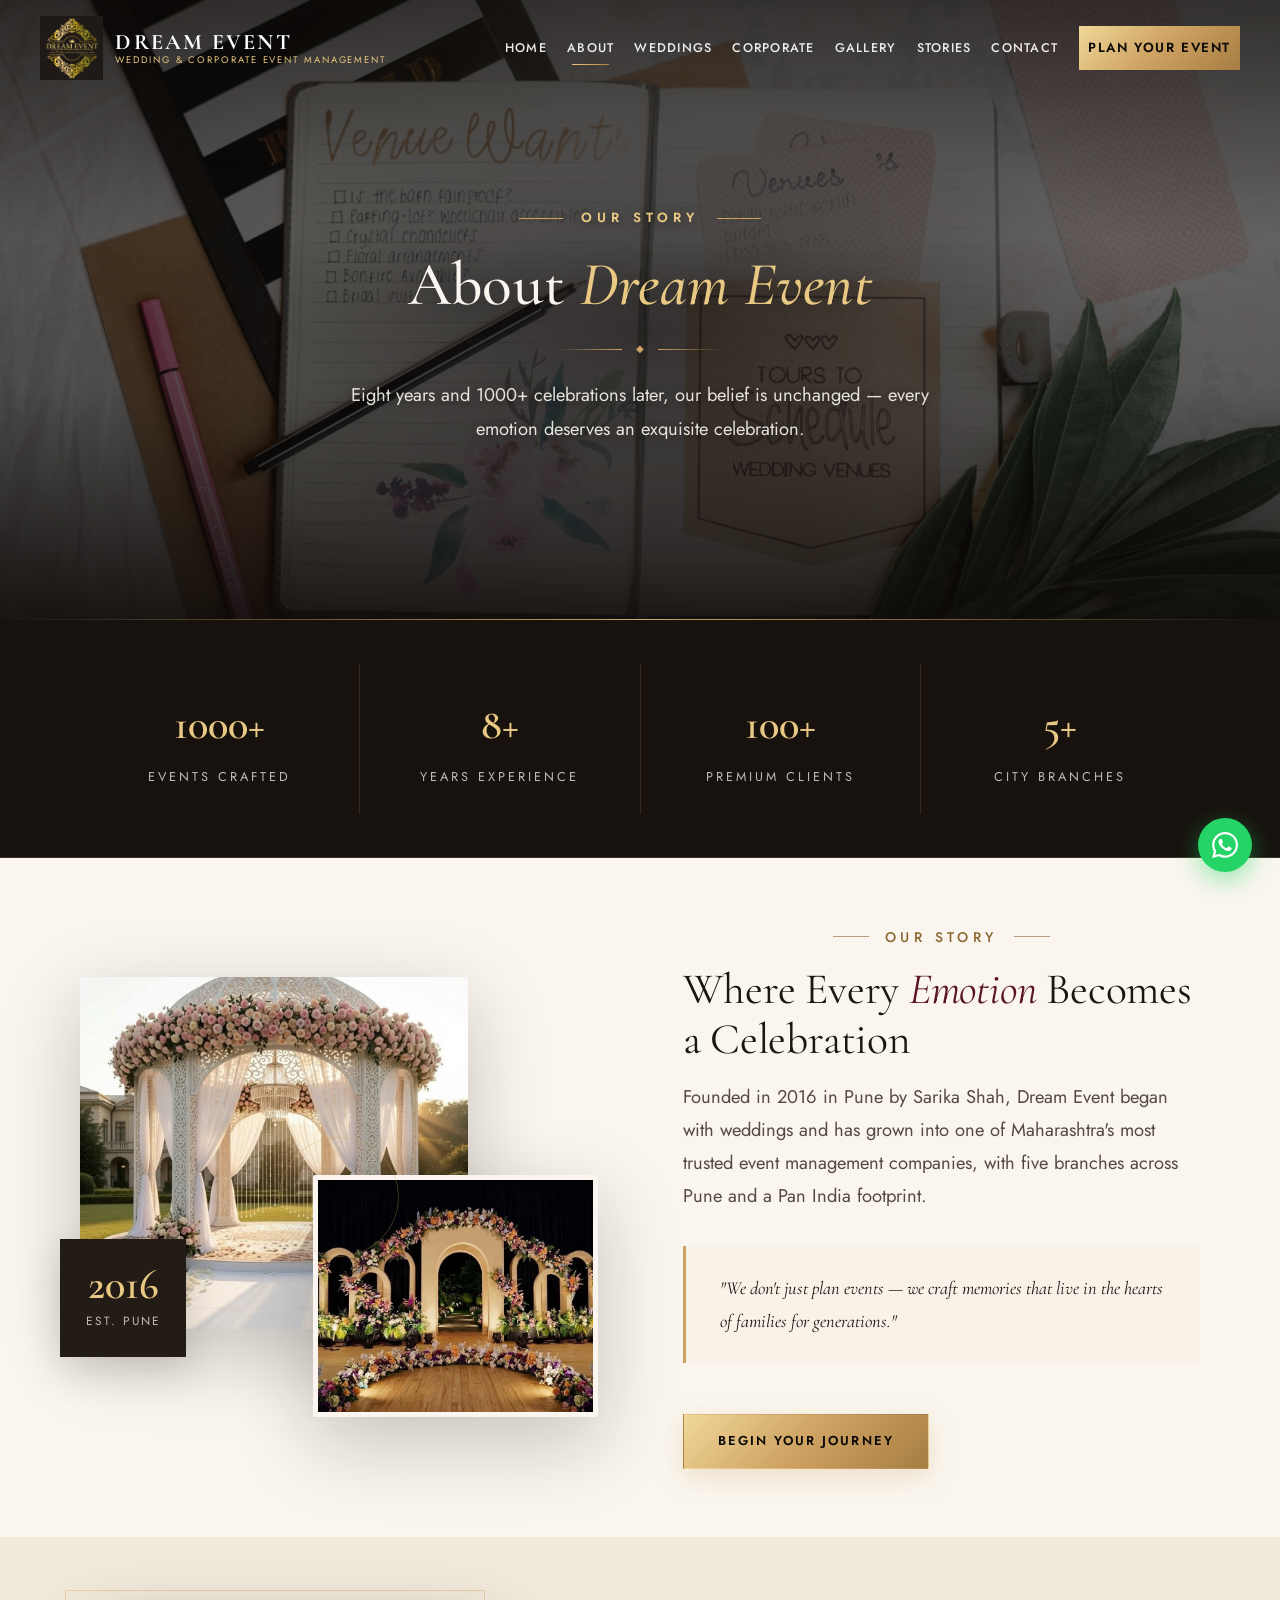
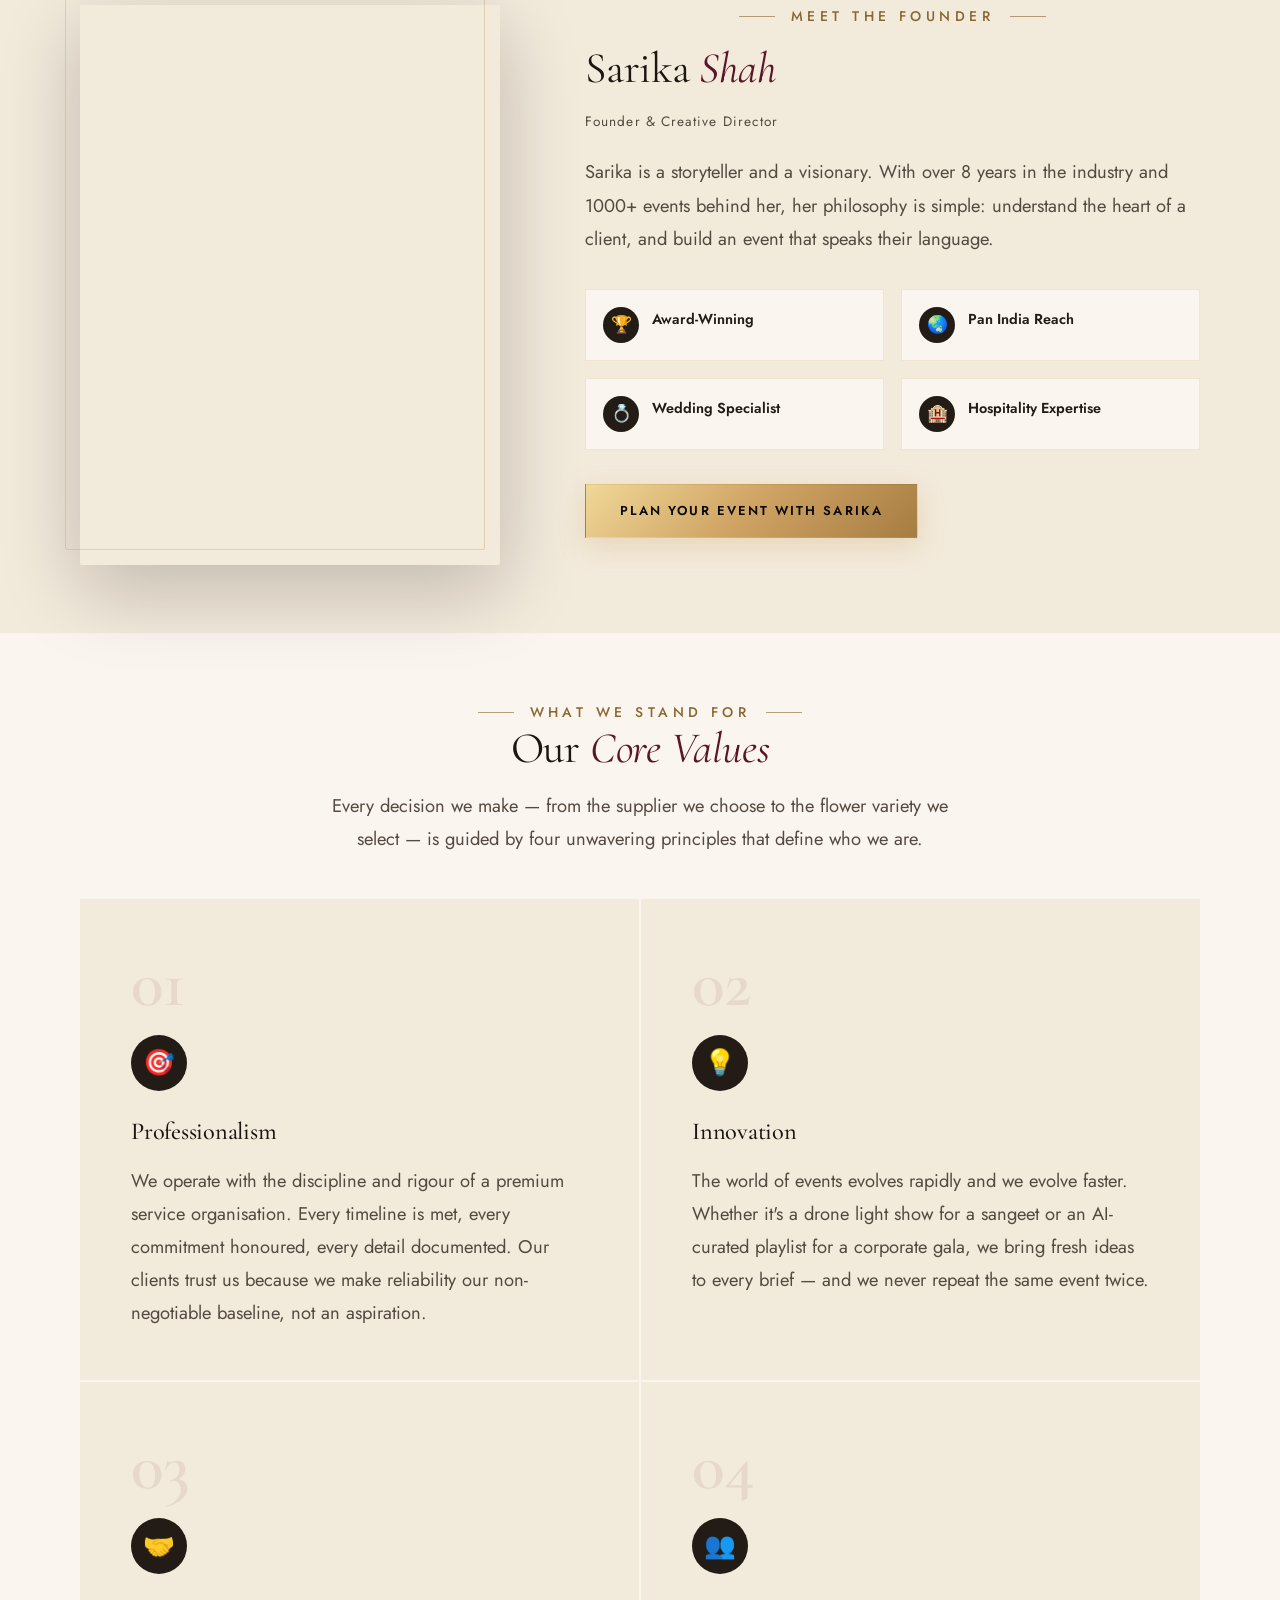
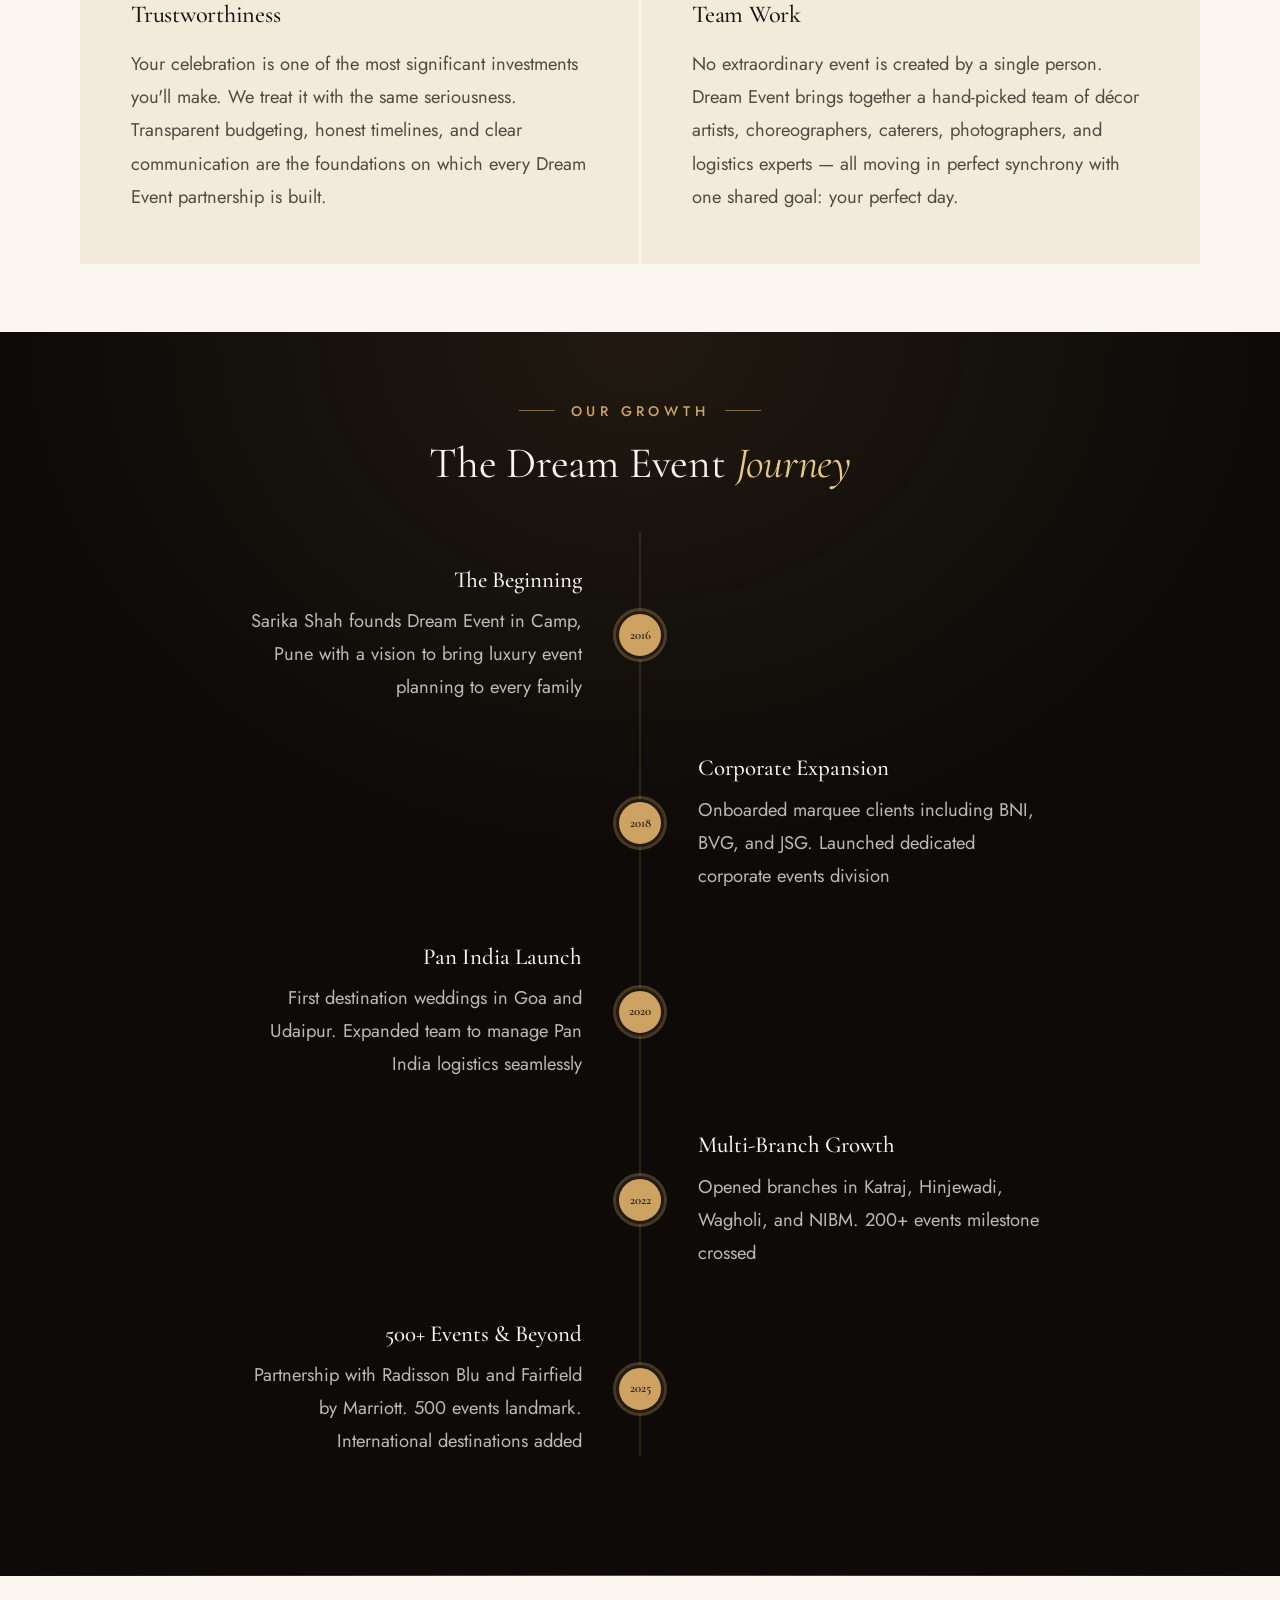
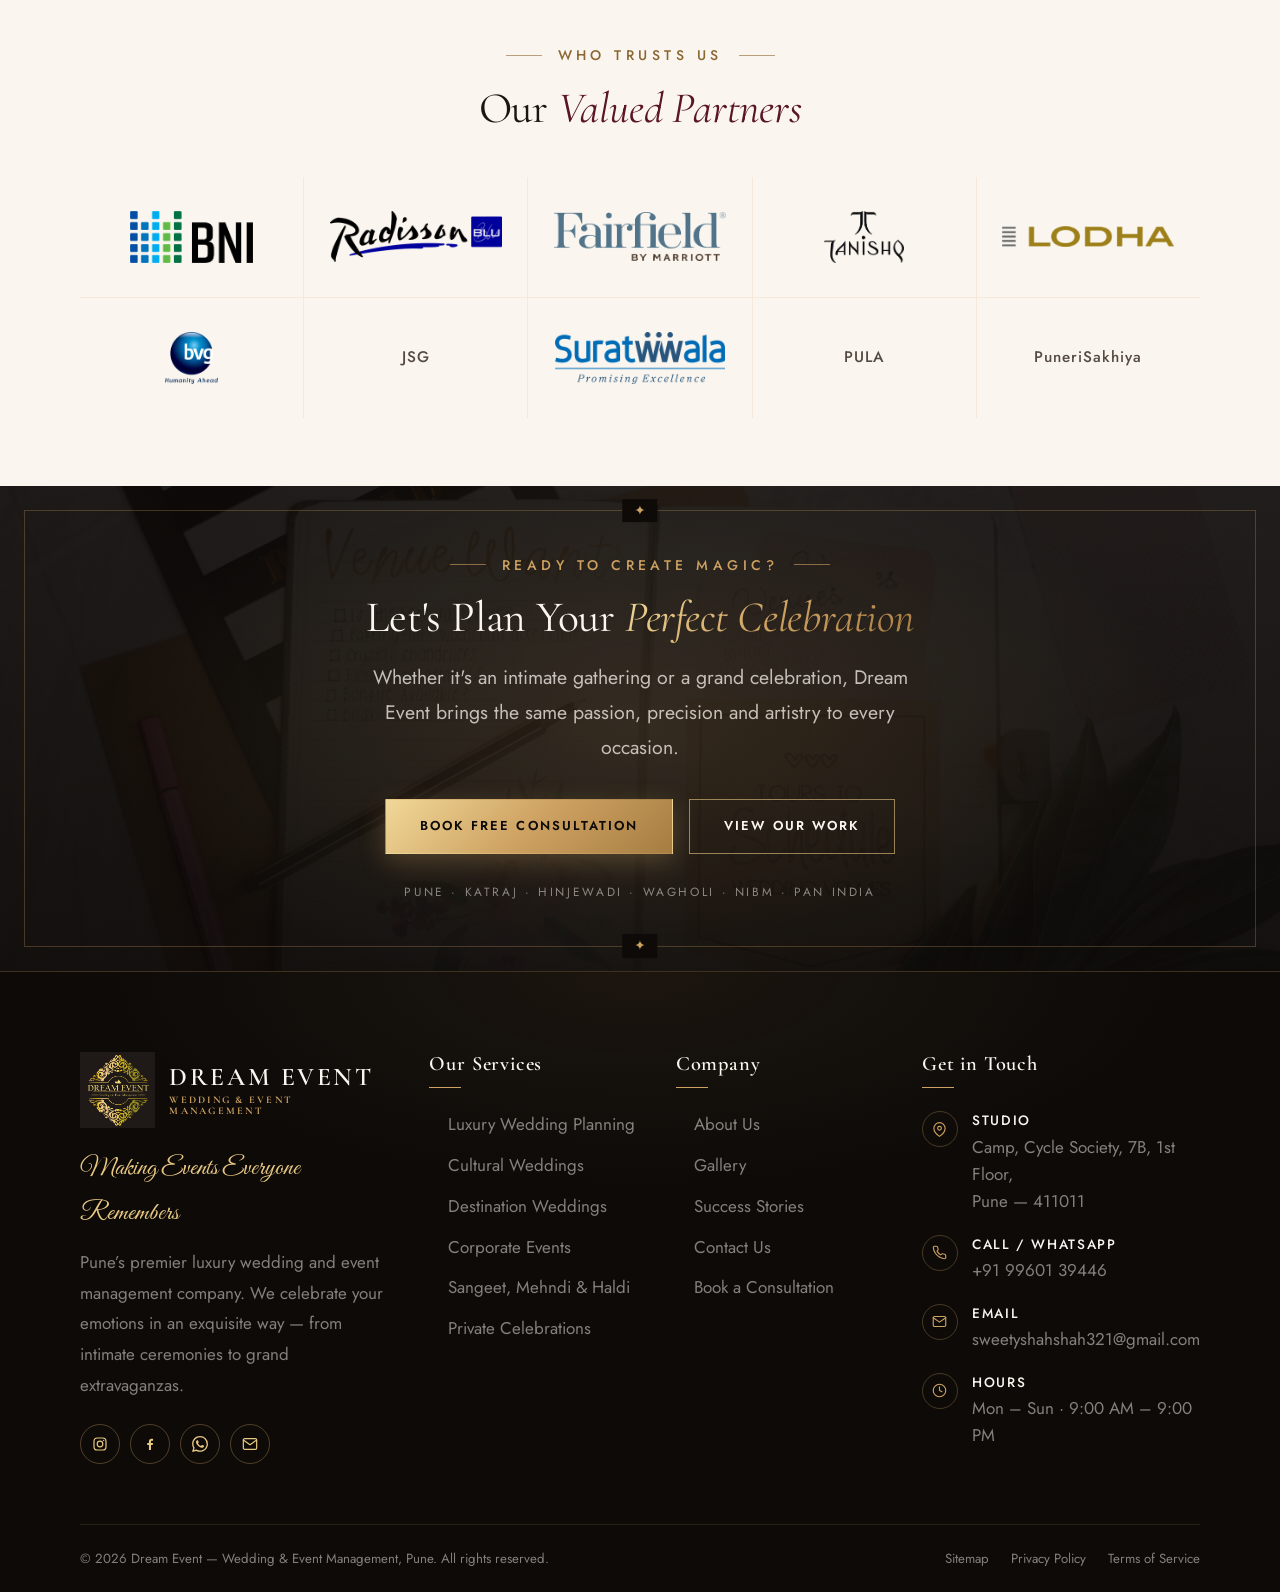
<file: about.html>
<!DOCTYPE html>
<html lang="en-IN" prefix="og: https://ogp.me/ns#">
<head>
  <meta charset="UTF-8">
  <meta name="viewport" content="width=device-width, initial-scale=1.0">
  <meta http-equiv="X-UA-Compatible" content="IE=edge">

  <!-- Primary SEO -->
  <title>About Us — Dream Event | Sarika Shah | Pune's Premier Event Planners</title>
  <meta name="description" content="Meet Sarika Shah and the Dream Event team — Pune's most trusted luxury wedding and event management company. 8+ years, 1000+ events, Pan India presence.">
  <meta name="keywords" content="about dream event, sarika shah event planner, pune wedding planner team, luxury event management, dream event founders">
  <meta name="author" content="Dream Event — Wedding and Event Management">
  <meta name="robots" content="index, follow, max-snippet:-1, max-image-preview:large, max-video-preview:-1">
  <link rel="canonical" href="https://www.dreamevent.in/about.html">

  <!-- Geo -->
  <meta name="geo.region" content="IN-MH">
  <meta name="geo.placename" content="Pune, Maharashtra, India">
  <meta name="geo.position" content="18.5204;73.8567">
  <meta name="ICBM" content="18.5204, 73.8567">

  <!-- Open Graph -->
  <meta property="og:type" content="website">
  <meta property="og:locale" content="en_IN">
  <meta property="og:title" content="About Dream Event — Sarika Shah | Pune's Premier Event Planners">
  <meta property="og:description" content="8+ years of crafting unforgettable celebrations. Meet Sarika Shah and the team behind Pune's most loved event management company.">
  <meta property="og:url" content="https://www.dreamevent.in/about.html">
  <meta property="og:image" content="https://www.dreamevent.in/assets/banners/Wedding_Planning_banner.jpg">
  <meta property="og:image:width" content="1200">
  <meta property="og:image:height" content="630">
  <meta property="og:image:alt" content="Sarika Shah — Founder, Dream Event Pune">
  <meta property="og:site_name" content="Dream Event">

  <!-- Twitter Card -->
  <meta name="twitter:card" content="summary_large_image">
  <meta name="twitter:site" content="@dream_events787">
  <meta name="twitter:creator" content="@dream_events787">
  <meta name="twitter:title" content="About Dream Event — Sarika Shah | Pune's Premier Event Planners">
  <meta name="twitter:description" content="8+ years, 1000+ events. Meet Sarika Shah and the team behind Pune's most loved event management company.">
  <meta name="twitter:image" content="https://www.dreamevent.in/assets/banners/Wedding_Planning_banner.jpg">
  <meta name="twitter:image:alt" content="Sarika Shah — Founder, Dream Event Pune">

  <!-- Favicons -->
  <link rel="icon" type="image/png" href="assets/Logo_Main.png">
  <link rel="apple-touch-icon" href="assets/Logo_Main.png">

  <!-- Fonts -->
  <link rel="preconnect" href="https://fonts.googleapis.com">
  <link rel="preconnect" href="https://fonts.gstatic.com" crossorigin>
  <link href="https://fonts.googleapis.com/css2?family=Cormorant+Garamond:ital,wght@0,300;0,400;0,500;0,600;0,700;1,300;1,400;1,500&family=Great+Vibes&family=Jost:wght@300;400;500;600&display=swap" rel="stylesheet">

  <!-- PWA -->
  <link rel="manifest" href="/manifest.json">
  <meta name="theme-color" content="#0D0A08">
  <meta name="mobile-web-app-capable" content="yes">
  <meta name="apple-mobile-web-app-capable" content="yes">
  <meta name="apple-mobile-web-app-status-bar-style" content="default">
  <meta name="apple-mobile-web-app-title" content="Dream Event">

  <!-- Structured Data -->
  <script type="application/ld+json">
  {
    "@context": "https://schema.org",
    "@graph": [
      {
        "@type": "AboutPage",
        "@id": "https://www.dreamevent.in/about.html",
        "name": "About Dream Event — Sarika Shah",
        "description": "Pune's most trusted luxury wedding and event management company. 8+ years, 1000+ events, Pan India presence.",
        "url": "https://www.dreamevent.in/about.html",
        "isPartOf": { "@id": "https://www.dreamevent.in/#website" },
        "about": { "@id": "https://www.dreamevent.in/#business" }
      },
      {
        "@type": "Person",
        "@id": "https://www.dreamevent.in/#sarika-shah",
        "name": "Sarika Shah",
        "jobTitle": "Founder & Lead Event Planner",
        "worksFor": { "@id": "https://www.dreamevent.in/#business" },
        "url": "https://www.dreamevent.in/about.html",
        "sameAs": ["https://www.instagram.com/dream_events787"]
      },
      {
        "@type": "BreadcrumbList",
        "itemListElement": [
          { "@type": "ListItem", "position": 1, "name": "Home", "item": "https://www.dreamevent.in/" },
          { "@type": "ListItem", "position": 2, "name": "About Us", "item": "https://www.dreamevent.in/about.html" }
        ]
      }
    ]
  }
  </script>
  <link rel="stylesheet" href="assets/css/global.css">
  <style>
    /* Page Hero */
    .page-hero {
      height: 60vh;
      min-height: 400px;
      position: relative;
      display: flex;
      align-items: center;
      justify-content: center;
      overflow: hidden;
      background: var(--burgundy);
    }
    .page-hero-bg {
      position: absolute;
      inset: 0;
      background-image: none;
      background-size: cover;
      background-position: center 30%;
      opacity: 0.3;
    }
    .page-hero-overlay {
      position: absolute;
      inset: 0;
      background: linear-gradient(135deg, rgba(90,21,38,0.9) 0%, rgba(23,18,14,0.8) 100%);
    }
    .page-hero-content {
      position: relative;
      z-index: 2;
      text-align: center;
      color: var(--cream);
    }
    .page-hero-eyebrow {
  font-family: var(--font-body);
  font-size: 0.75rem;
  letter-spacing: 0.35em;
  text-transform: uppercase;
  color: var(--gold);
  font-weight: 500;
  display: flex;
  align-items: center;
  justify-content: center;
  gap: 16px;
  margin-bottom: 1rem;
}

.page-hero-eyebrow::before,
.page-hero-eyebrow::after {
  content: '';
  display: block;
  height: 1px;
  width: 40px;
  background: var(--gold);
  flex-shrink: 0;
}
    .page-hero-title {
      font-family: var(--font-display);
      font-size: clamp(2.5rem, 6vw, 5rem);
      font-weight: 300;
      line-height: 1.1;
      margin-bottom: 1rem;
    }
    .page-hero-title em {
      font-style: italic;
      color: var(--gold-light);
    }
    .breadcrumb {
      font-family: var(--font-body);
      font-size: 0.8rem;
      color:var(--on-dark-body);
      letter-spacing: 1px;
    }
    .breadcrumb a { color: var(--gold); text-decoration: none; }
    .breadcrumb a:hover { color: var(--gold-light); }

    /* Story Section */
    .story-section {
      padding: var(--section-pad) 0;
      background: var(--cream);
    }
    .story-grid {
      display: grid;
      grid-template-columns: 1fr 1fr;
      gap: 5rem;
      align-items: center;
    }
    .story-images {
      position: relative;
      height: 560px;
    }
    .story-img-main {
      position: absolute;
      top: 0;
      left: 0;
      width: 75%;
      height: 80%;
      object-fit: cover;
      border-radius: 2px;
      box-shadow: var(--shadow-xl);
    }
    .story-img-accent {
      position: absolute;
      bottom: 0;
      right: 0;
      width: 55%;
      height: 55%;
      object-fit: cover;
      border-radius: 2px;
      box-shadow: var(--shadow-xl);
      border: 5px solid var(--cream);
    }
    .story-ornament {
      position: absolute;
      top: 50%;
      left: 50%;
      transform: translate(-50%,-50%);
      width: 120px;
      height: 120px;
      border: 1px solid var(--gold);
      opacity: 0.3;
      border-radius: 50%;
    }
    .story-year-badge {
      position: absolute;
      bottom: 60px;
      left: -20px;
      background: var(--burgundy);
      color: var(--cream);
      padding: 1.5rem;
      text-align: center;
      z-index: 2;
      box-shadow: var(--shadow-lg);
    }
    .story-year-badge .year {
      display: block;
      font-family: var(--font-display);
      font-size: 2.5rem;
      font-weight: 600;
      color: var(--gold-light);
      line-height: 1;
    }
    .story-year-badge .label {
      display: block;
      font-family: var(--font-body);
      font-size: 0.7rem;
      letter-spacing: 2px;
      text-transform: uppercase;
      margin-top: 4px;
      color:var(--on-dark-body);
    }
    .story-content .section-label { margin-bottom: 0.5rem; color: var(--gold); }
    .story-content .section-title { margin-bottom: 1.5rem; }
    .story-content p {
      font-family: var(--font-body);
      font-size: 1rem;
      line-height: 1.9;
      color: var(--text-muted);
      margin-bottom: 1.2rem;
    }
    .story-quote {
      margin: 2rem 0;
      padding: 1.5rem 2rem;
      border-left: 3px solid var(--gold);
      background: rgba(206,162,98,0.05);
    }
    .story-quote p {
      font-family: var(--font-display);
      font-size: 1.25rem;
      font-style: italic;
      color: var(--burgundy);
      margin: 0;
      line-height: 1.6;
    }

    /* Founder Section */
    .founder-section {
      padding: var(--section-pad) 0;
      background: var(--off-white);
    }
    .founder-grid {
      display: grid;
      grid-template-columns: 420px 1fr;
      gap: 5rem;
      align-items: start;
    }
    .founder-portrait {
      position: relative;
    }
    .founder-portrait-img {
      width: 100%;
      aspect-ratio: 3/4;
      object-fit: cover;
      border-radius: 2px;
      box-shadow: var(--shadow-xl);
    }
    .founder-portrait-blank { background: var(--cream-dark, #efe6d6); }
    .founder-portrait-frame {
      position: absolute;
      top: -15px;
      left: -15px;
      right: 15px;
      bottom: 15px;
      border: 1px solid var(--gold);
      opacity: 0.4;
      border-radius: 2px;
      pointer-events: none;
    }
    .founder-social {
      display: flex;
      gap: 1rem;
      margin-top: 1.5rem;
    }
    .founder-social a {
      display: flex;
      align-items: center;
      gap: 0.5rem;
      font-family: var(--font-body);
      font-size: 0.85rem;
      color: var(--burgundy);
      text-decoration: none;
      padding: 0.6rem 1.2rem;
      border: 1px solid var(--burgundy);
      transition: all 0.3s ease;
    }
    .founder-social a:hover {
      background: var(--burgundy);
      color: var(--cream);
    }
    .founder-content .section-label { margin-bottom: 0.5rem; color: var(--gold); }
    .founder-content .section-title { margin-bottom: 0.5rem; }
    .founder-designation {
      font-family: var(--font-script);
      font-size: 1.8rem;
      color: var(--gold-dark);
      margin-bottom: 1.5rem;
    }
    .founder-content p {
      font-family: var(--font-body);
      font-size: 1rem;
      line-height: 1.9;
      color: var(--text-muted);
      margin-bottom: 1.2rem;
    }
    .founder-credentials {
      display: grid;
      grid-template-columns: 1fr 1fr;
      gap: 1rem;
      margin: 2rem 0;
    }
    .credential-item {
      display: flex;
      align-items: flex-start;
      gap: 0.75rem;
      padding: 1rem;
      background: var(--cream);
      border: 1px solid rgba(206,162,98,0.2);
    }
    .credential-icon {
      width: 36px;
      height: 36px;
      background: var(--burgundy);
      border-radius: 50%;
      display: flex;
      align-items: center;
      justify-content: center;
      flex-shrink: 0;
      color: var(--gold-light);
      font-size: 1rem;
    }
    .credential-text strong {
      display: block;
      font-family: var(--font-body);
      font-size: 0.85rem;
      font-weight: 600;
      color: var(--burgundy);
      margin-bottom: 2px;
    }
    .credential-text span {
      font-family: var(--font-body);
      font-size: 0.8rem;
      color: var(--text-muted);
    }

    /* Values Deep-Dive */
    .values-section {
      padding: var(--section-pad) 0;
      background: var(--cream);
    }
    .values-intro {
      max-width: 700px;
      margin: 0 auto 4rem;
      text-align: center;
    }
    .values-intro p {
      font-family: var(--font-body);
      font-size: 1.05rem;
      color: var(--text-muted);
      line-height: 1.8;
    }
    .values-grid-2 {
      display: grid;
      grid-template-columns: repeat(2, 1fr);
      gap: 2px;
    }
    .value-block {
      padding: 3rem;
      background: var(--off-white);
      transition: background 0.3s ease;
      position: relative;
      overflow: hidden;
    }
    .value-block::before {
      content: '';
      position: absolute;
      bottom: 0;
      left: 0;
      width: 0;
      height: 3px;
      background: var(--gold);
      transition: width 0.4s ease;
    }
    .value-block:hover { background: var(--cream); }
    .value-block:hover::before { width: 100%; }
    .value-number {
      font-family: var(--font-display);
      font-size: 4rem;
      font-weight: 600;
      color: rgba(90,21,38,0.08);
      line-height: 1;
      margin-bottom: 1rem;
    }
    .value-icon-lg {
      width: 56px;
      height: 56px;
      background: var(--burgundy);
      border-radius: 50%;
      display: flex;
      align-items: center;
      justify-content: center;
      margin-bottom: 1.5rem;
      font-size: 1.5rem;
    }
    .value-block h3 {
      font-family: var(--font-display);
      font-size: 1.6rem;
      font-weight: 500;
      color: var(--charcoal);
      margin-bottom: 1rem;
    }
    .value-block p {
      font-family: var(--font-body);
      font-size: 0.95rem;
      color: var(--text-muted);
      line-height: 1.8;
    }

    /* Timeline / Journey */
    .journey-section {
      padding: var(--section-pad) 0;
      background: var(--burgundy);
    }
    .journey-section .section-label { color: var(--gold); }
    .journey-section .section-title { color: var(--cream); }
    .journey-timeline {
      position: relative;
      max-width: 800px;
      margin: 0 auto;
      padding-top: 2rem;
    }
    .journey-timeline::before {
      content: '';
      position: absolute;
      top: 0;
      bottom: 0;
      left: 50%;
      transform: translateX(-50%);
      width: 1px;
      background: rgba(206,162,98,0.3);
    }
    .journey-item {
      display: grid;
      grid-template-columns: 1fr auto 1fr;
      gap: 2rem;
      align-items: center;
      margin-bottom: 3rem;
      position: relative;
    }
    .journey-item:nth-child(odd) .journey-content { grid-column: 1; text-align: right; grid-row: 1; }
    .journey-item:nth-child(odd) .journey-dot { grid-column: 2; }
    .journey-item:nth-child(odd) .journey-empty { grid-column: 3; }
    .journey-item:nth-child(even) .journey-empty { grid-column: 1; text-align: right; }
    .journey-item:nth-child(even) .journey-dot { grid-column: 2; }
    .journey-item:nth-child(even) .journey-content { grid-column: 3; }
    .journey-dot {
      width: 48px;
      height: 48px;
      background: var(--gold);
      border-radius: 50%;
      display: flex;
      align-items: center;
      justify-content: center;
      flex-shrink: 0;
      font-family: var(--font-display);
      font-size: 0.75rem;
      font-weight: 600;
      color: var(--burgundy);
      border: 3px solid var(--burgundy);
      box-shadow: 0 0 0 3px rgba(206,162,98,0.3);
      z-index: 2;
    }
    .journey-content h4 {
      font-family: var(--font-display);
      font-size: 1.3rem;
      font-weight: 500;
      color: var(--charcoal);
      margin-bottom: 0.5rem;
    }
    .journey-content p {
      font-family: var(--font-body);
      font-size: 0.9rem;
      color:var(--on-dark-body);
      line-height: 1.7;
    }

    /* Team Section */
    .team-section {
      padding: var(--section-pad) 0;
      background: var(--off-white);
    }
    .team-grid {
      display: grid;
      grid-template-columns: repeat(3, 1fr);
      gap: 2rem;
    }
    .team-card {
      background: var(--cream);
      overflow: hidden;
      transition: transform 0.3s ease, box-shadow 0.3s ease;
    }
    .team-card:hover {
      transform: translateY(-5px);
      box-shadow: var(--shadow-xl);
    }
    .team-card-img {
      height: 280px;
      overflow: hidden;
    }
    .team-card-img img {
      width: 100%;
      height: 100%;
      object-fit: cover;
      object-position: top;
      transition: transform 0.5s ease;
    }
    .team-card:hover .team-card-img img { transform: scale(1.05); }
    .team-card-info {
      padding: 1.5rem;
      text-align: center;
      border-top: 2px solid var(--gold);
    }
    .team-card-info h4 {
      font-family: var(--font-display);
      font-size: 1.3rem;
      font-weight: 500;
      color: var(--charcoal);
      margin-bottom: 0.25rem;
    }
    .team-card-info .role {
      font-family: var(--font-body);
      font-size: 0.8rem;
      letter-spacing: 2px;
      text-transform: uppercase;
      color: var(--gold-dark);
    }

    /* Partners Section */
    .partners-section {
      padding: var(--section-pad) 0;
      background: var(--cream);
    }
    .partners-grid {
      display: grid;
      grid-template-columns: repeat(5, 1fr);
      gap: 1px;
      background: rgba(206,162,98,0.15);
    }
    .partner-cell {
      background: var(--cream);
      padding: 2rem 1.5rem;
      display: flex;
      align-items: center;
      justify-content: center;
      font-family: var(--font-body);
      font-size: 0.9rem;
      font-weight: 500;
      color: var(--text-muted);
      text-align: center;
      transition: background 0.3s ease, color 0.3s ease;
      letter-spacing: 1px;
    }
    .partner-cell { min-height: 110px; }
    .partner-cell img { height: 52px; width: auto; max-width: 100%; object-fit: contain; transition: transform 0.3s ease; }
    .partner-cell:hover { background: #fff; color: var(--burgundy); }
    .partner-cell:hover img { transform: scale(1.05); }

    /* CTA Banner */
    .about-cta {
      padding: 6rem 0;
      background: linear-gradient(135deg, #E8C882 0%, #CEA262 55%, #A67D42 100%);
      text-align: center;
      position: relative;
      overflow: hidden;
      color: #17120E;
}
    .about-cta::before {
      content: '';
      position: absolute;
      inset: 0;
      background: url("data:image/svg+xml,%3Csvg width='60' height='60' viewBox='0 0 60 60' xmlns='http://www.w3.org/2000/svg'%3E%3Cpath d='M30 5 L55 20 V40 L30 55 L5 40 V20 Z' fill='none' stroke='rgba(206,162,98,0.06)' stroke-width='1'/%3E%3C/svg%3E") repeat;
      z-index: 1;
}
    .about-cta-content { position: relative; z-index: 1; }
    .about-cta h2 {
      font-family: var(--font-display);
      font-size: clamp(2rem, 4vw, 3.5rem);
      font-weight: 300;
      color: var(--cream);
      margin-bottom: 1rem;
    }
    .about-cta h2 em { font-style: italic; color: var(--gold-light); }
    .about-cta p {
      font-family: var(--font-body);
      font-size: 1rem;
      color:var(--on-dark-body);
      max-width: 550px;
      margin: 0 auto 2.5rem;
      line-height: 1.8;
    }
    .about-cta-btns { display: flex; gap: 1rem; justify-content: center; flex-wrap: wrap; }
  </style>
  <link rel="stylesheet" href="assets/css/luxe.css">
</head>
<body class="page-about">
  <!-- Scroll Progress -->
  <div class="scroll-progress" aria-hidden="true"></div>

  <!-- Header -->
  <header class="site-header">
    <nav class="navbar hero-nav" role="navigation" aria-label="Main navigation">
      <a href="index.html" class="navbar-logo" aria-label="Dream Event Home">
        <div class="navbar-logo-emblem">
          <img src="assets/Logo_Main.png" alt="Dream Event Logo" width="72" height="72">
        </div>
        <div class="navbar-logo-text">
          <span class="main-name">Dream Event</span>
          <span class="sub-name">Wedding &amp; Corporate Event Management</span>
        </div>
      </a>

      <ul class="nav-links" role="list">
        <li><a href="index.html">Home</a></li>
        <li><a href="about.html" class="active" aria-current="page">About</a></li>
        <li>
          <a href="weddings.html">Weddings</a>
          <div class="dropdown" role="menu">
            <a href="weddings.html" role="menuitem">Wedding Planning</a>
            <a href="cultural-weddings.html" role="menuitem">Cultural Weddings</a>
            <a href="destination-weddings.html" role="menuitem">Destination Weddings</a>
          </div>
        </li>
        <li><a href="corporate-events.html">Corporate</a></li>
        <li><a href="gallery.html">Gallery</a></li>
        <li><a href="success-stories.html">Stories</a></li>
        <li><a href="contact.html">Contact</a></li>
        <li><a href="contact.html" class="nav-cta"><span>Plan Your Event</span></a></li>
      </ul>

      <button class="hamburger" aria-label="Toggle mobile menu" aria-expanded="false">
        <span></span><span></span><span></span>
      </button>
    </nav>

    <!-- Mobile Menu -->
    <div class="mobile-menu" role="dialog" aria-label="Mobile navigation" aria-modal="true">
      <ul class="mobile-nav-links" role="list">
        <li><a href="index.html">Home</a></li>
        <li><a href="about.html" class="active" aria-current="page">About</a></li>
        <li><a href="weddings.html">Weddings</a></li>
        <li><a href="cultural-weddings.html">Cultural Weddings</a></li>
        <li><a href="destination-weddings.html">Destination Weddings</a></li>
        <li><a href="corporate-events.html">Corporate Events</a></li>
        <li><a href="gallery.html">Gallery</a></li>
        <li><a href="success-stories.html">Success Stories</a></li>
        <li><a href="contact.html">Contact</a></li>
      </ul>
      <div class="mobile-menu-contact">
        <a href="tel:+919960139446">+91 99601 39446</a>
        <a href="contact.html" class="btn btn-gold"><span>Plan Your Event</span></a>
      </div>
    </div>
  </header>

  <main>
    <!-- Page Hero -->
    <section class="page-hero">
      <div class="page-hero-bg" style="background-image: url('assets/banners/about_banner.jpg');" aria-hidden="true"></div>
      <div class="page-hero-overlay" aria-hidden="true"></div>
      <div class="page-hero-content">
        <p class="page-hero-eyebrow">Our Story</p>
        <h1 class="page-hero-title">About <em>Dream Event</em></h1>
        <span class="page-hero-divider" aria-hidden="true">◆</span>
        <p class="page-hero-sub">Eight years and 1000+ celebrations later, our belief is unchanged — every emotion deserves an exquisite celebration.</p>
      </div>
    </section>

    <!-- Stats Strip -->
    <div style="background:var(--burgundy);padding:2.5rem 0;">
      <div class="container">
        <div class="about-stats-grid" style="display:grid;grid-template-columns:repeat(4,1fr);gap:1px;background:rgba(206,162,98,0.2);">
          <div style="background:var(--burgundy);text-align:center;padding:1.5rem;">
            <div style="font-family:var(--font-display);font-size:2.5rem;font-weight:600;color:var(--gold-light);" data-count="1000" data-suffix="+">0</div>
            <div style="font-family:var(--font-body);font-size:0.75rem;letter-spacing:3px;text-transform:uppercase;color:var(--on-dark-body);margin-top:4px;">Events Crafted</div>
          </div>
          <div style="background:var(--burgundy);text-align:center;padding:1.5rem;">
            <div style="font-family:var(--font-display);font-size:2.5rem;font-weight:600;color:var(--gold-light);" data-count="8" data-suffix="+">0</div>
            <div style="font-family:var(--font-body);font-size:0.75rem;letter-spacing:3px;text-transform:uppercase;color:var(--on-dark-body);margin-top:4px;">Years Experience</div>
          </div>
          <div style="background:var(--burgundy);text-align:center;padding:1.5rem;">
            <div style="font-family:var(--font-display);font-size:2.5rem;font-weight:600;color:var(--gold-light);" data-count="100" data-suffix="+">0</div>
            <div style="font-family:var(--font-body);font-size:0.75rem;letter-spacing:3px;text-transform:uppercase;color:var(--on-dark-body);margin-top:4px;">Premium Clients</div>
          </div>
          <div style="background:var(--burgundy);text-align:center;padding:1.5rem;">
            <div style="font-family:var(--font-display);font-size:2.5rem;font-weight:600;color:var(--gold-light);" data-count="5" data-suffix="+">0</div>
            <div style="font-family:var(--font-body);font-size:0.75rem;letter-spacing:3px;text-transform:uppercase;color:var(--on-dark-body);margin-top:4px;">City Branches</div>
          </div>
        </div>
      </div>
    </div>

    <!-- Story Section -->
    <section class="story-section">
      <div class="container">
        <div class="story-grid">
          <div class="story-images reveal-left">
            <img src="assets/web/destination-089.jpg" alt="Dream Event white floral mandap" class="story-img-main" loading="lazy">
            <img src="assets/web/destination-087.jpg" alt="Garden arches by night" class="story-img-accent" loading="lazy">
            <div class="story-ornament"></div>
            <div class="story-year-badge">
              <span class="year">2016</span>
              <span class="label">Est. Pune</span>
            </div>
          </div>
          <div class="story-content reveal-right">
            <p class="section-label">Our Story</p>
            <h2 class="section-title">Where Every <em>Emotion</em> Becomes a Celebration</h2>
            <p>Founded in 2016 in Pune by Sarika Shah, Dream Event began with weddings and has grown into one of Maharashtra's most trusted event management companies, with five branches across Pune and a Pan India footprint.</p>
            <div class="story-quote">
              <p>"We don't just plan events — we craft memories that live in the hearts of families for generations."</p>
            </div>
            <a href="contact.html" class="btn btn-primary" style="margin-top:1rem;"><span>Begin Your Journey</span></a>
          </div>
        </div>
      </div>
    </section>

    <!-- Founder Section -->
    <section class="founder-section">
      <div class="container">
        <div class="founder-grid">
          <div class="founder-portrait reveal-left">
            <!-- Founder photo: replace this div with <img src="assets/founder.jpg" alt="Sarika Shah, Founder of Dream Event" class="founder-portrait-img" loading="lazy"> -->
            <div class="founder-portrait-img founder-portrait-blank" aria-hidden="true"></div>
            <div class="founder-portrait-frame"></div>
          </div>
          <div class="founder-content reveal-right">
            <p class="section-label">Meet the Founder</p>
            <h2 class="section-title">Sarika <em>Shah</em></h2>
            <p class="founder-designation">Founder &amp; Creative Director</p>
            <p>Sarika is a storyteller and a visionary. With over 8 years in the industry and 1000+ events behind her, her philosophy is simple: understand the heart of a client, and build an event that speaks their language.</p>
            <div class="founder-credentials">
              <div class="credential-item">
                <div class="credential-icon">🏆</div>
                <div class="credential-text">
                  <strong>Award-Winning</strong>
                </div>
              </div>
              <div class="credential-item">
                <div class="credential-icon">🌏</div>
                <div class="credential-text">
                  <strong>Pan India Reach</strong>
                </div>
              </div>
              <div class="credential-item">
                <div class="credential-icon">💍</div>
                <div class="credential-text">
                  <strong>Wedding Specialist</strong>
                </div>
              </div>
              <div class="credential-item">
                <div class="credential-icon">🏨</div>
                <div class="credential-text">
                  <strong>Hospitality Expertise</strong>
                </div>
              </div>
            </div>
            <a href="contact.html" class="btn btn-primary"><span>Plan Your Event with Sarika</span></a>
          </div>
        </div>
      </div>
    </section>

    <!-- Values Deep-Dive -->
    <section class="values-section">
      <div class="container">
        <div class="values-intro reveal section-head">
          <p class="section-label" style="text-align:center;">What We Stand For</p>
          <h2 class="section-title" style="text-align:center;">Our <em>Core Values</em></h2>
          <p>Every decision we make — from the supplier we choose to the flower variety we select — is guided by four unwavering principles that define who we are.</p>
        </div>
        <div class="values-grid-2">
          <div class="value-block reveal">
            <div class="value-number">01</div>
            <div class="value-icon-lg">🎯</div>
            <h3>Professionalism</h3>
            <p>We operate with the discipline and rigour of a premium service organisation. Every timeline is met, every commitment honoured, every detail documented. Our clients trust us because we make reliability our non-negotiable baseline, not an aspiration.</p>
          </div>
          <div class="value-block reveal" style="--reveal-delay:100ms">
            <div class="value-number">02</div>
            <div class="value-icon-lg">💡</div>
            <h3>Innovation</h3>
            <p>The world of events evolves rapidly and we evolve faster. Whether it's a drone light show for a sangeet or an AI-curated playlist for a corporate gala, we bring fresh ideas to every brief — and we never repeat the same event twice.</p>
          </div>
          <div class="value-block reveal" style="--reveal-delay:200ms">
            <div class="value-number">03</div>
            <div class="value-icon-lg">🤝</div>
            <h3>Trustworthiness</h3>
            <p>Your celebration is one of the most significant investments you'll make. We treat it with the same seriousness. Transparent budgeting, honest timelines, and clear communication are the foundations on which every Dream Event partnership is built.</p>
          </div>
          <div class="value-block reveal" style="--reveal-delay:300ms">
            <div class="value-number">04</div>
            <div class="value-icon-lg">👥</div>
            <h3>Team Work</h3>
            <p>No extraordinary event is created by a single person. Dream Event brings together a hand-picked team of décor artists, choreographers, caterers, photographers, and logistics experts — all moving in perfect synchrony with one shared goal: your perfect day.</p>
          </div>
        </div>
      </div>
    </section>

    <!-- Journey Timeline -->
    <section class="is-dark journey-section">
      <div class="container">
        <div style="text-align:center;" class="reveal section-head">
          <p class="section-label">Our Growth</p>
          <h2 class="section-title" style="color:var(--cream);">The Dream Event <em>Journey</em></h2>
        </div>
        <div class="journey-timeline">
          <div class="journey-item reveal">
            <div class="journey-content">
              <h4>The Beginning</h4>
              <p>Sarika Shah founds Dream Event in Camp, Pune with a vision to bring luxury event planning to every family</p>
            </div>
            <div class="journey-dot">2016</div>
            <div class="journey-empty"></div>
          </div>
          <div class="journey-item reveal">
            <div class="journey-empty"></div>
            <div class="journey-dot">2018</div>
            <div class="journey-content">
              <h4>Corporate Expansion</h4>
              <p>Onboarded marquee clients including BNI, BVG, and JSG. Launched dedicated corporate events division</p>
            </div>
          </div>
          <div class="journey-item reveal">
            <div class="journey-content">
              <h4>Pan India Launch</h4>
              <p>First destination weddings in Goa and Udaipur. Expanded team to manage Pan India logistics seamlessly</p>
            </div>
            <div class="journey-dot">2020</div>
            <div class="journey-empty"></div>
          </div>
          <div class="journey-item reveal">
            <div class="journey-empty"></div>
            <div class="journey-dot">2022</div>
            <div class="journey-content">
              <h4>Multi-Branch Growth</h4>
              <p>Opened branches in Katraj, Hinjewadi, Wagholi, and NIBM. 200+ events milestone crossed</p>
            </div>
          </div>
          <div class="journey-item reveal">
            <div class="journey-content">
              <h4>500+ Events &amp; Beyond</h4>
              <p>Partnership with Radisson Blu and Fairfield by Marriott. 500 events landmark. International destinations added</p>
            </div>
            <div class="journey-dot">2025</div>
            <div class="journey-empty"></div>
          </div>
        </div>
      </div>
    </section>

    <!-- Partners / Clients -->
    <section class="partners-section">
      <div class="container">
        <div style="text-align:center;" class="reveal section-head">
          <p class="section-label">Who Trusts Us</p>
          <h2 class="section-title">Our <em>Valued Partners</em></h2>
        </div>
        <div class="partners-grid reveal">
          <div class="partner-cell"><img src="assets/clients/bni.png" alt="BNI" loading="lazy"></div>
          <div class="partner-cell"><img src="assets/clients/radisson-blu.png" alt="Radisson Blu" loading="lazy"></div>
          <div class="partner-cell"><img src="assets/clients/fairfield-by-marriott.png" alt="Fairfield by Marriott" loading="lazy"></div>
          <div class="partner-cell"><img src="assets/clients/tanishq.png" alt="Tanishq" loading="lazy"></div>
          <div class="partner-cell"><img src="assets/clients/lodha.png" alt="Lodha" loading="lazy"></div>
          <div class="partner-cell"><img src="assets/clients/bvg-india.png" alt="BVG" loading="lazy"></div>
          <div class="partner-cell">JSG</div>
          <div class="partner-cell"><img src="assets/clients/suratwwala.png" alt="Suratwwala" loading="lazy"></div>
          <div class="partner-cell">PULA</div>
          <div class="partner-cell">PuneriSakhiya</div>
        </div>
      </div>
    </section>

    <!-- CTA -->
    <section class="cta-band" aria-label="Get in touch">
      <div class="cta-band-bg" style="background-image: url('assets/banners/about_banner.jpg');" aria-hidden="true"></div>
      <div class="cta-band-frame" aria-hidden="true"></div>
      <div class="cta-band-inner reveal">
        <p class="section-eyebrow">Ready to Create Magic?</p>
        <h2 class="cta-band-title">Let's Plan Your <em>Perfect Celebration</em></h2>
        <p class="cta-band-text">Whether it's an intimate gathering or a grand celebration, Dream Event brings the same passion, precision and artistry to every occasion.</p>
        <div class="cta-band-actions">
          <a href="contact.html" class="btn btn-gold"><span>Book Free Consultation</span></a>
          <a href="gallery.html" class="btn btn-outline"><span>View Our Work</span></a>
        </div>
        <p class="cta-band-note">Pune · Katraj · Hinjewadi · Wagholi · NIBM · Pan India</p>
      </div>
    </section>
  </main>

  <!-- Footer -->
  <footer class="site-footer" role="contentinfo">
    <div class="container">
      <div class="footer-grid">
        <div class="footer-brand">
          <a href="index.html" class="footer-logo" aria-label="Dream Event Home">
            <img src="assets/Logo_Main.png" alt="Dream Event Logo" width="76" height="76" loading="lazy">
            <span class="footer-logo-text"><strong>Dream Event</strong><span>Wedding &amp; Event Management</span></span>
          </a>
          <span class="footer-tagline">Making Events Everyone Remembers</span>
          <p>Pune’s premier luxury wedding and event management company. We celebrate your emotions in an exquisite way — from intimate ceremonies to grand extravaganzas.</p>
          <div class="footer-social" aria-label="Social media links">
            <a href="https://instagram.com/dream_events787" target="_blank" rel="noopener noreferrer" aria-label="Instagram"><svg viewBox="0 0 24 24" fill="none" stroke="currentColor" stroke-width="1.8"><rect x="3" y="3" width="18" height="18" rx="5"/><circle cx="12" cy="12" r="4.2"/><circle cx="17.4" cy="6.6" r="1" fill="currentColor" stroke="none"/></svg></a>
            <a href="https://facebook.com/DreamEvents" target="_blank" rel="noopener noreferrer" aria-label="Facebook"><svg viewBox="0 0 24 24" fill="currentColor"><path d="M13.5 21v-7.5h2.6l.4-3h-3V8.6c0-.9.3-1.5 1.5-1.5h1.6V4.4c-.3 0-1.2-.1-2.3-.1-2.3 0-3.9 1.4-3.9 4V10.5H7.8v3h2.6V21h3.1z"/></svg></a>
            <a href="https://wa.me/919960139446" target="_blank" rel="noopener noreferrer" aria-label="WhatsApp"><svg viewBox="0 0 24 24" fill="currentColor"><path d="M17.47 14.38c-.3-.15-1.76-.87-2.03-.97-.27-.1-.47-.15-.67.15-.2.3-.77.97-.94 1.16-.17.2-.35.22-.64.07-.3-.15-1.26-.46-2.39-1.47-.88-.79-1.48-1.76-1.65-2.06-.17-.3-.02-.46.13-.6.13-.14.3-.35.45-.52.15-.18.2-.3.3-.5.1-.2.05-.37-.03-.52-.07-.15-.67-1.61-.92-2.2-.24-.58-.49-.5-.67-.51h-.57c-.2 0-.52.07-.79.37-.27.3-1.04 1.02-1.04 2.48s1.07 2.88 1.21 3.07c.15.2 2.1 3.2 5.08 4.49.71.31 1.26.49 1.7.63.71.22 1.36.19 1.87.12.57-.09 1.76-.72 2-1.41.25-.7.25-1.29.18-1.41-.08-.13-.28-.2-.57-.35M12.05 21.79a9.87 9.87 0 01-5.03-1.38l-.36-.21-3.74.98 1-3.65-.24-.37a9.86 9.86 0 01-1.51-5.26c0-5.45 4.44-9.88 9.89-9.88 2.64 0 5.12 1.03 6.99 2.9a9.83 9.83 0 012.89 6.99c0 5.45-4.44 9.88-9.89 9.88m8.41-18.3A11.82 11.82 0 0012.05 0C5.5 0 .16 5.34.16 11.89c0 2.1.55 4.14 1.59 5.95L.06 24l6.3-1.65a11.88 11.88 0 005.68 1.45h.01c6.55 0 11.89-5.34 11.89-11.89a11.82 11.82 0 00-3.48-8.41z"/></svg></a>
            <a href="mailto:sweetyshahshah321@gmail.com" aria-label="Email"><svg viewBox="0 0 24 24" fill="none" stroke="currentColor" stroke-width="1.8" stroke-linecap="round" stroke-linejoin="round"><rect x="2" y="4" width="20" height="16" rx="2"/><path d="M22 6l-10 7L2 6"/></svg></a>
          </div>
        </div>

        <div class="footer-col">
          <h4>Our Services</h4>
          <ul class="footer-links">
            <li><a href="weddings.html">Luxury Wedding Planning</a></li>
            <li><a href="cultural-weddings.html">Cultural Weddings</a></li>
            <li><a href="destination-weddings.html">Destination Weddings</a></li>
            <li><a href="corporate-events.html">Corporate Events</a></li>
            <li><a href="weddings.html">Sangeet, Mehndi &amp; Haldi</a></li>
            <li><a href="contact.html">Private Celebrations</a></li>
          </ul>
        </div>

        <div class="footer-col">
          <h4>Company</h4>
          <ul class="footer-links">
            <li><a href="about.html">About Us</a></li>
            <li><a href="gallery.html">Gallery</a></li>
            <li><a href="success-stories.html">Success Stories</a></li>
            <li><a href="contact.html">Contact Us</a></li>
            <li><a href="contact.html">Book a Consultation</a></li>
          </ul>
        </div>

        <div class="footer-col">
          <h4>Get in Touch</h4>
          <div class="footer-contact-item">
            <div class="footer-contact-icon" aria-hidden="true"><svg viewBox="0 0 24 24" fill="none" stroke="currentColor" stroke-width="1.8" stroke-linecap="round" stroke-linejoin="round"><path d="M21 10c0 7-9 13-9 13S3 17 3 10a9 9 0 0118 0z"/><circle cx="12" cy="10" r="3"/></svg></div>
            <div class="footer-contact-text"><strong>Studio</strong>Camp, Cycle Society, 7B, 1st Floor,<br>Pune — 411011</div>
          </div>
          <div class="footer-contact-item">
            <div class="footer-contact-icon" aria-hidden="true"><svg viewBox="0 0 24 24" fill="none" stroke="currentColor" stroke-width="1.8" stroke-linecap="round" stroke-linejoin="round"><path d="M22 16.9v3a2 2 0 01-2.2 2 19.8 19.8 0 01-8.6-3.1 19.5 19.5 0 01-6-6A19.8 19.8 0 012.1 4.2 2 2 0 014.1 2h3a2 2 0 012 1.7c.1.9.4 1.8.7 2.7a2 2 0 01-.5 2.1L8 9.8a16 16 0 006 6l1.3-1.3a2 2 0 012.1-.4c.9.3 1.8.6 2.7.7a2 2 0 011.7 2z"/></svg></div>
            <div class="footer-contact-text"><strong>Call / WhatsApp</strong><a href="tel:+919960139446">+91 99601 39446</a></div>
          </div>
          <div class="footer-contact-item">
            <div class="footer-contact-icon" aria-hidden="true"><svg viewBox="0 0 24 24" fill="none" stroke="currentColor" stroke-width="1.8" stroke-linecap="round" stroke-linejoin="round"><rect x="2" y="4" width="20" height="16" rx="2"/><path d="M22 6l-10 7L2 6"/></svg></div>
            <div class="footer-contact-text"><strong>Email</strong><a href="mailto:sweetyshahshah321@gmail.com">sweetyshahshah321@gmail.com</a></div>
          </div>
          <div class="footer-contact-item">
            <div class="footer-contact-icon" aria-hidden="true"><svg viewBox="0 0 24 24" fill="none" stroke="currentColor" stroke-width="1.8" stroke-linecap="round"><circle cx="12" cy="12" r="10"/><path d="M12 6v6l4 2"/></svg></div>
            <div class="footer-contact-text"><strong>Hours</strong>Mon – Sun · 9:00 AM – 9:00 PM</div>
          </div>
        </div>
      </div>

      <div class="footer-bottom">
        <p>© 2026 Dream Event — Wedding &amp; Event Management, Pune. All rights reserved.</p>
        <nav aria-label="Footer">
          <a href="sitemap.xml">Sitemap</a>
          <a href="#">Privacy Policy</a>
          <a href="#">Terms of Service</a>
        </nav>
      </div>
    </div>
  </footer>

  <!-- Floating Buttons -->
  <a href="https://wa.me/919960139446?text=Hello%20Dream%20Event%2C%20I%27d%20like%20to%20enquire%20about%20your%20services." class="floating-whatsapp" target="_blank" rel="noopener noreferrer" aria-label="Chat on WhatsApp"><svg viewBox="0 0 24 24" fill="currentColor"><path d="M17.47 14.38c-.3-.15-1.76-.87-2.03-.97-.27-.1-.47-.15-.67.15-.2.3-.77.97-.94 1.16-.17.2-.35.22-.64.07-.3-.15-1.26-.46-2.39-1.47-.88-.79-1.48-1.76-1.65-2.06-.17-.3-.02-.46.13-.6.13-.14.3-.35.45-.52.15-.18.2-.3.3-.5.1-.2.05-.37-.03-.52-.07-.15-.67-1.61-.92-2.2-.24-.58-.49-.5-.67-.51h-.57c-.2 0-.52.07-.79.37-.27.3-1.04 1.02-1.04 2.48s1.07 2.88 1.21 3.07c.15.2 2.1 3.2 5.08 4.49.71.31 1.26.49 1.7.63.71.22 1.36.19 1.87.12.57-.09 1.76-.72 2-1.41.25-.7.25-1.29.18-1.41-.08-.13-.28-.2-.57-.35M12.05 21.79a9.87 9.87 0 01-5.03-1.38l-.36-.21-3.74.98 1-3.65-.24-.37a9.86 9.86 0 01-1.51-5.26c0-5.45 4.44-9.88 9.89-9.88 2.64 0 5.12 1.03 6.99 2.9a9.83 9.83 0 012.89 6.99c0 5.45-4.44 9.88-9.89 9.88m8.41-18.3A11.82 11.82 0 0012.05 0C5.5 0 .16 5.34.16 11.89c0 2.1.55 4.14 1.59 5.95L.06 24l6.3-1.65a11.88 11.88 0 005.68 1.45h.01c6.55 0 11.89-5.34 11.89-11.89a11.82 11.82 0 00-3.48-8.41z"/></svg></a>
  <button class="back-to-top" aria-label="Back to top">↑</button>

  <script src="assets/js/main.js"></script>
</body>
</html>
</file>
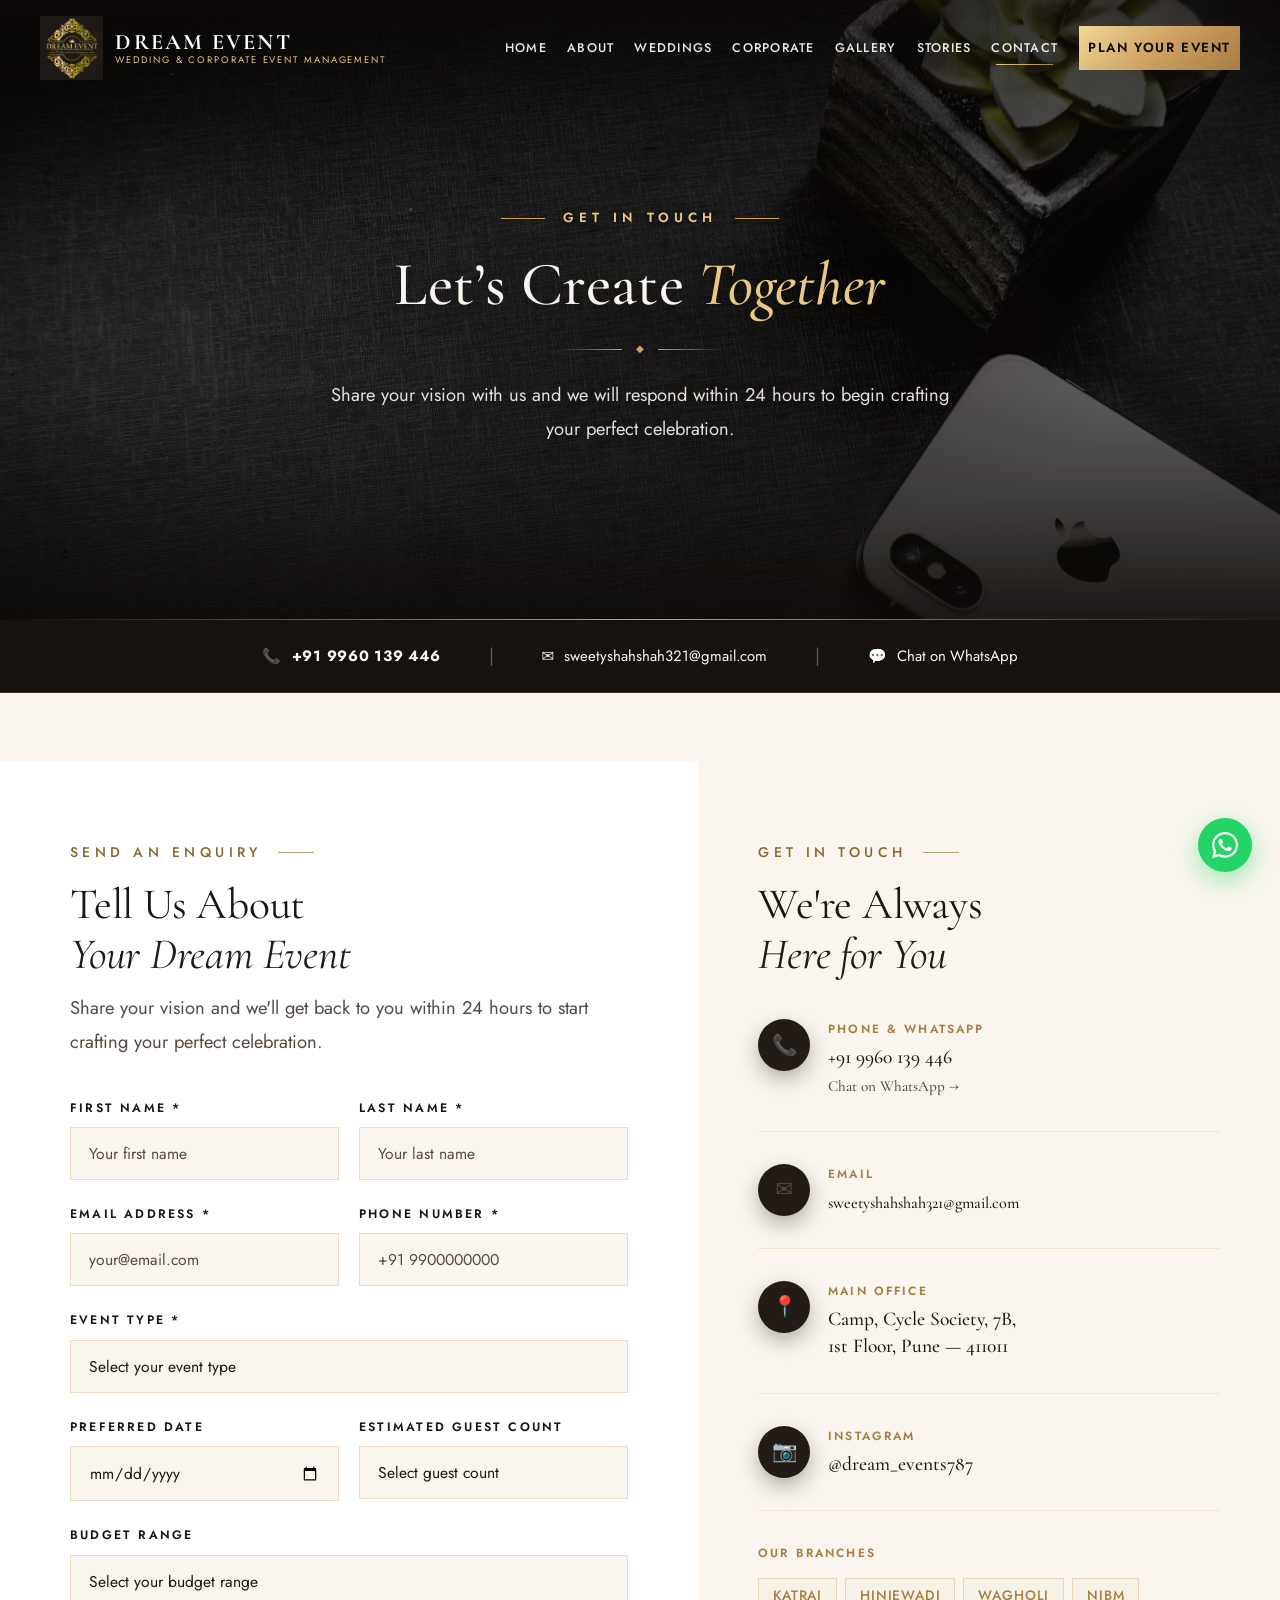
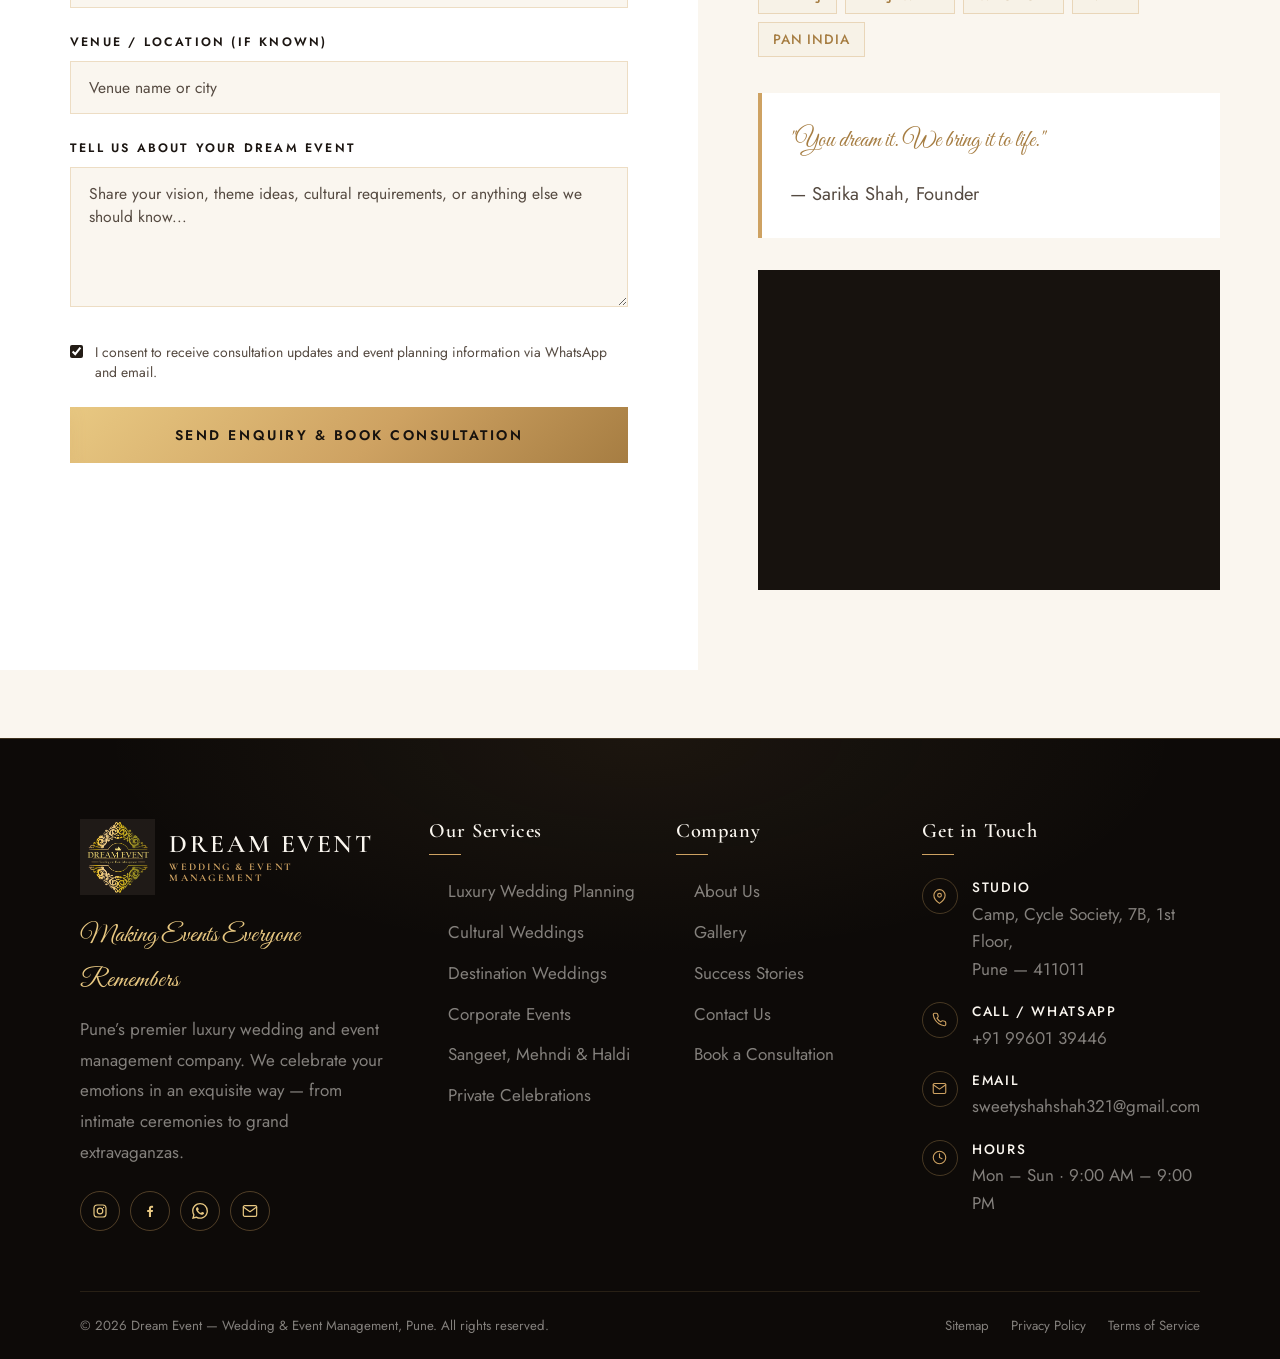
<file: contact.html>
<!DOCTYPE html>
<html lang="en-IN" prefix="og: https://ogp.me/ns#">
<head>
  <meta charset="UTF-8">
  <meta name="viewport" content="width=device-width, initial-scale=1.0">
  <meta http-equiv="X-UA-Compatible" content="IE=edge">

  <!-- Primary SEO -->
  <title>Book a Consultation — Dream Event | Wedding & Event Management Pune</title>
  <meta name="description" content="Book a free consultation with Dream Event. Contact Pune's premier wedding and event management company. Call +91 9960 139 446 or fill out our enquiry form.">
  <meta name="keywords" content="contact dream event, book wedding planner pune, wedding consultation pune, event planning enquiry, sarika shah contact">
  <meta name="author" content="Dream Event — Wedding and Event Management">
  <meta name="robots" content="index, follow, max-snippet:-1, max-image-preview:large, max-video-preview:-1">
  <link rel="canonical" href="https://www.dreamevent.in/contact.html">

  <!-- Geo -->
  <meta name="geo.region" content="IN-MH">
  <meta name="geo.placename" content="Pune, Maharashtra, India">
  <meta name="geo.position" content="18.5204;73.8567">
  <meta name="ICBM" content="18.5204, 73.8567">

  <!-- Open Graph -->
  <meta property="og:type" content="website">
  <meta property="og:locale" content="en_IN">
  <meta property="og:title" content="Book a Consultation — Dream Event | Pune">
  <meta property="og:description" content="Book a free consultation with Pune's premier wedding and event management company. Call +91 9960 139 446 or fill out our enquiry form.">
  <meta property="og:url" content="https://www.dreamevent.in/contact.html">
  <meta property="og:image" content="https://www.dreamevent.in/assets/banners/Wedding_Planning_banner.jpg">
  <meta property="og:image:width" content="1200">
  <meta property="og:image:height" content="630">
  <meta property="og:image:alt" content="Contact Dream Event — Book a Free Wedding Consultation">
  <meta property="og:site_name" content="Dream Event">

  <!-- Twitter Card -->
  <meta name="twitter:card" content="summary_large_image">
  <meta name="twitter:site" content="@dream_events787">
  <meta name="twitter:creator" content="@dream_events787">
  <meta name="twitter:title" content="Book a Consultation — Dream Event | Wedding Planning Pune">
  <meta name="twitter:description" content="Book a free consultation with Pune's premier wedding and event management company. Call +91 9960 139 446.">
  <meta name="twitter:image" content="https://www.dreamevent.in/assets/banners/Wedding_Planning_banner.jpg">
  <meta name="twitter:image:alt" content="Contact Dream Event — Book a Free Wedding Consultation">

  <!-- Favicons -->
  <link rel="icon" type="image/png" href="assets/Logo_Main.png">
  <link rel="apple-touch-icon" href="assets/Logo_Main.png">

  <!-- Fonts -->
  <link rel="preconnect" href="https://fonts.googleapis.com">
  <link rel="preconnect" href="https://fonts.gstatic.com" crossorigin>
  <link href="https://fonts.googleapis.com/css2?family=Cormorant+Garamond:ital,wght@0,300;0,400;0,500;0,600;0,700;1,300;1,400;1,500&family=Great+Vibes&family=Jost:wght@300;400;500;600&display=swap" rel="stylesheet">

  <!-- PWA -->
  <link rel="manifest" href="/manifest.json">
  <meta name="theme-color" content="#0D0A08">
  <meta name="mobile-web-app-capable" content="yes">
  <meta name="apple-mobile-web-app-capable" content="yes">
  <meta name="apple-mobile-web-app-status-bar-style" content="default">
  <meta name="apple-mobile-web-app-title" content="Dream Event">

  <!-- Structured Data -->
  <script type="application/ld+json">
  {
    "@context": "https://schema.org",
    "@graph": [
      {
        "@type": "ContactPage",
        "@id": "https://www.dreamevent.in/contact.html",
        "name": "Book a Consultation — Dream Event",
        "description": "Book a free consultation with Dream Event. Pune's premier wedding and event management company.",
        "url": "https://www.dreamevent.in/contact.html",
        "isPartOf": { "@id": "https://www.dreamevent.in/#website" }
      },
      {
        "@type": "LocalBusiness",
        "@id": "https://www.dreamevent.in/#business",
        "name": "Dream Event",
        "telephone": "+91-9960139446",
        "email": "sweetyshahshah321@gmail.com",
        "url": "https://www.dreamevent.in",
        "address": {
          "@type": "PostalAddress",
          "streetAddress": "Camp, Cycle Society, 7B, 1st floor",
          "addressLocality": "Pune",
          "addressRegion": "Maharashtra",
          "postalCode": "411011",
          "addressCountry": "IN"
        },
        "contactPoint": {
          "@type": "ContactPoint",
          "telephone": "+91-9960139446",
          "contactType": "customer service",
          "availableLanguage": ["English", "Hindi", "Marathi"],
          "hoursAvailable": {
            "@type": "OpeningHoursSpecification",
            "dayOfWeek": ["Monday","Tuesday","Wednesday","Thursday","Friday","Saturday","Sunday"],
            "opens": "09:00",
            "closes": "21:00"
          }
        }
      },
      {
        "@type": "BreadcrumbList",
        "itemListElement": [
          { "@type": "ListItem", "position": 1, "name": "Home", "item": "https://www.dreamevent.in/" },
          { "@type": "ListItem", "position": 2, "name": "Book a Consultation", "item": "https://www.dreamevent.in/contact.html" }
        ]
      }
    ]
  }
  </script>
  <link rel="stylesheet" href="assets/css/global.css">
  <style>

  /* ── UNIFORM PAGE HERO ─────────────────────────────────────────── */
  .page-hero {
    height: 50vh;
    min-height: 360px;
    position: relative;
    display: flex;
    align-items: center;
    justify-content: center;
    overflow: hidden;
    background: #0D0A08;
  }
  .page-hero::after {
    content: '';
    position: absolute;
    bottom: 0; left: 0; right: 0;
    height: 2px;
    background: linear-gradient(90deg, transparent 0%, #CEA262 30%, #E8C882 50%, #CEA262 70%, transparent 100%);
    z-index: 4;
  }
  .page-hero-bg {
    position: absolute;
    inset: 0;
    background-size: cover;
    background-position: center 30%;
    transform: scale(1.06);
    transition: transform 8s var(--ease-luxury, ease);
  }
  .page-hero:hover .page-hero-bg { transform: scale(1.0); }
  .page-hero-overlay {
    position: absolute;
    inset: 0;
    background: linear-gradient(to bottom,
      rgba(13,10,8,0.55) 0%,
      rgba(10,8,6,0.88) 100%);
  }
  .page-hero-img {
    position: absolute; inset: 0;
    width: 100%; height: 100%;
    object-fit: cover; object-position: center 30%;
    opacity: 0.4;
  }
  .page-hero-content {
    position: relative;
    z-index: 2;
    text-align: center;
    color: #FAF6EF;
    padding: 0 2rem;
    width: 100%;
    max-width: 860px;
    display: flex;
    flex-direction: column;
    align-items: center;
  }
  .page-hero-content::before {
    content: '';
    display: block;
    width: 1px;
    height: 44px;
    background: linear-gradient(to bottom, transparent, #CEA262);
    margin-bottom: 1.4rem;
  }
  .page-hero-eyebrow {
    font-family: var(--font-body, sans-serif);
    font-size: 0.75rem;
    letter-spacing: 0.35em;
    text-transform: uppercase;
    color: #CEA262;
    font-weight: 500;
    display: flex;
    align-items: center;
    justify-content: center;
    gap: 14px;
    margin-bottom: 1.2rem;
  }
  .page-hero-eyebrow::before {
    content: '';
    display: block; height: 1px; width: 44px;
    background: linear-gradient(to right, transparent, #CEA262);
  }
  .page-hero-eyebrow::after {
    content: '';
    display: block; height: 1px; width: 44px;
    background: linear-gradient(to left, transparent, #CEA262);
  }
  .page-hero-title {
    font-family: var(--font-display, Georgia, serif);
    font-size: clamp(2.5rem, 6vw, 5rem);
    font-weight: 300;
    line-height: 1.1;
    color: #FFFFFF;
    margin-bottom: 0.8rem;
    letter-spacing: -0.01em;
  }
  .page-hero-title em {
    font-style: italic;
    color: #E8C882;
  }
  .page-hero-sub { display: none; }
  .breadcrumb, .page-breadcrumb {
    font-family: var(--font-body, sans-serif);
    font-size: 0.75rem;
    color: rgba(250,246,239,0.45);
    letter-spacing: 0.08em;
    margin-top: 0.8rem;
  }
  .breadcrumb a, .page-breadcrumb a { color: #CEA262; text-decoration: none; }
  .page-title {
    font-family: var(--font-display, Georgia, serif);
    font-size: clamp(2.5rem, 6vw, 5rem);
    font-weight: 300;
    line-height: 1.1;
    color: #FFFFFF;
    margin-bottom: 0.8rem;
  }
  .page-title em { font-style: italic; color: #E8C882; }

    .page-breadcrumb {
      font-size: 0.72rem;
      letter-spacing: 0.2em;
      text-transform: uppercase;
      color:var(--on-dark-body);
      margin-bottom: 16px;
    }
    .page-breadcrumb a { color: var(--gold-light); text-decoration: none; }
    .page-title {
      font-family: var(--font-display);
      font-size: clamp(2.5rem, 6vw, 5rem);
      font-weight: 300;
      color: var(--white);
      line-height: 1;
    }
    .page-title em { font-style: italic; color: var(--gold-light); }

    /* Contact Layout */
    .contact-layout {
      display: grid;
      grid-template-columns: 1.2fr 1fr;
      gap: 0;
      min-height: 700px;
    }
    .contact-form-side {
      padding: 80px 70px;
      background: var(--white);
    }
    .contact-info-side {
      padding: 80px 60px;
      background: var(--cream);
    }
    /* Form */
    .form-group {
      margin-bottom: 24px;
    }
    .form-label {
      display: block;
      font-size: 0.72rem;
      letter-spacing: 0.18em;
      text-transform: uppercase;
      font-weight: 600;
      color: var(--charcoal);
      margin-bottom: 8px;
    }
    .form-control {
      width: 100%;
      padding: 14px 18px;
      border: 1px solid rgba(206,162,98,0.3);
      background: var(--cream);
      font-family: var(--font-body);
      font-size: 0.92rem;
      color: var(--charcoal);
      outline: none;
      transition: border-color 0.3s ease, background 0.3s ease;
      -webkit-appearance: none;
    }
    .form-control:focus {
      border-color: var(--gold);
      background: var(--white);
    }
    .form-control::placeholder { color: var(--charcoal-light); }
    textarea.form-control { resize: vertical; min-height: 140px; }
    select.form-control { cursor: pointer; }

    .form-row { display: grid; grid-template-columns: 1fr 1fr; gap: 20px; }

    .form-submit {
      width: 100%;
      padding: 18px;
      background: linear-gradient(135deg, #E8C882 0%, #CEA262 55%, #A67D42 100%);
      color: #17120E;
      border: none;
      font-family: var(--font-body);
      font-size: 0.82rem;
      font-weight: 600;
      letter-spacing: 0.18em;
      text-transform: uppercase;
      cursor: pointer;
      transition: all 0.4s var(--ease-luxury);
      position: relative;
      overflow: hidden;
    }
    .form-submit::before {
      content: '';
      position: absolute;
      inset: 0;
      background: var(--gold);
  color: #0D0A08;
  box-shadow: 0 6px 20px rgba(206, 162, 98, 0.45);
      transform: translateX(-101%);
      transition: transform 0.4s var(--ease-luxury);
    }
    .form-submit span { position: relative; z-index: 1; }
    .form-submit:hover::before { transform: translateX(0); }

    /* Contact Info Cards */
    .info-card {
      display: flex;
      gap: 18px;
      margin-bottom: 32px;
      padding-bottom: 32px;
      border-bottom: 1px solid rgba(206,162,98,0.2);
    }
    .info-card:last-of-type { border-bottom: none; }
    .info-icon-wrap {
      width: 52px;
      height: 52px;
      background: var(--burgundy);
      border-radius: 50%;
      display: flex;
      align-items: center;
      justify-content: center;
      font-size: 1.2rem;
      flex-shrink: 0;
      box-shadow: 0 8px 20px rgba(13,10,8,0.3);
    }
    .info-label {
      font-size: 0.7rem;
      letter-spacing: 0.18em;
      text-transform: uppercase;
      color: var(--gold-dark);
      font-weight: 600;
      margin-bottom: 4px;
    }
    .info-value {
      font-family: var(--font-display);
      font-size: 1.15rem;
      color: var(--charcoal);
      font-weight: 500;
      line-height: 1.4;
    }
    .info-value a { color: inherit; text-decoration: none; }
    .info-value a:hover { color: var(--burgundy); }

    /* Map */
    .map-embed {
      width: 100%;
      height: 320px;
      margin-top: 32px;
      overflow: hidden;
      background: var(--forest);
    }
    .map-embed iframe {
      display: block;
      width: 100%;
      height: 100%;
      border: 0;
    }

    @media (max-width: 1024px) {
      .contact-layout { grid-template-columns: 1fr; }
      .contact-form-side { padding: 60px 40px; }
      .contact-info-side { padding: 60px 40px; }
    }
    @media (max-width: 768px) {
      .form-row { grid-template-columns: 1fr; }
      .contact-form-side { padding: 48px 24px; }
      .contact-info-side { padding: 48px 24px; }
    }
  
</style>
  <link rel="stylesheet" href="assets/css/luxe.css">
</head>
<body class="page-contact">
  <div class="scroll-progress" role="progressbar" aria-hidden="true"></div>

  <header class="site-header">
    <nav class="navbar hero-nav" role="navigation" aria-label="Main navigation">
      <a href="index.html" class="navbar-logo" aria-label="Dream Event Home">
        <div class="navbar-logo-emblem">
          <img src="assets/Logo_Main.png" alt="Dream Event Logo" width="72" height="72">
        </div>
        <div class="navbar-logo-text">
          <span class="main-name">Dream Event</span>
          <span class="sub-name">Wedding &amp; Corporate Event Management</span>
        </div>
      </a>

      <ul class="nav-links" role="list">
        <li><a href="index.html">Home</a></li>
        <li><a href="about.html">About</a></li>
        <li>
          <a href="weddings.html">Weddings</a>
          <div class="dropdown" role="menu">
            <a href="weddings.html" role="menuitem">Wedding Planning</a>
            <a href="cultural-weddings.html" role="menuitem">Cultural Weddings</a>
            <a href="destination-weddings.html" role="menuitem">Destination Weddings</a>
          </div>
        </li>
        <li><a href="corporate-events.html">Corporate</a></li>
        <li><a href="gallery.html">Gallery</a></li>
        <li><a href="success-stories.html">Stories</a></li>
        <li><a href="contact.html" class="active" aria-current="page">Contact</a></li>
        <li><a href="contact.html" class="nav-cta"><span>Plan Your Event</span></a></li>
      </ul>

      <button class="hamburger" aria-label="Toggle mobile menu" aria-expanded="false">
        <span></span><span></span><span></span>
      </button>
    </nav>

    <!-- Mobile Menu -->
    <div class="mobile-menu" role="dialog" aria-label="Mobile navigation" aria-modal="true">
      <ul class="mobile-nav-links" role="list">
        <li><a href="index.html">Home</a></li>
        <li><a href="about.html">About</a></li>
        <li><a href="weddings.html">Weddings</a></li>
        <li><a href="cultural-weddings.html">Cultural Weddings</a></li>
        <li><a href="destination-weddings.html">Destination Weddings</a></li>
        <li><a href="corporate-events.html">Corporate Events</a></li>
        <li><a href="gallery.html">Gallery</a></li>
        <li><a href="success-stories.html">Success Stories</a></li>
        <li><a href="contact.html" class="active" aria-current="page">Contact</a></li>
      </ul>
      <div class="mobile-menu-contact">
        <a href="tel:+919960139446">+91 99601 39446</a>
        <a href="contact.html" class="btn btn-gold"><span>Plan Your Event</span></a>
      </div>
    </div>
  </header>

  <main>
    <!-- Page Hero -->
    <section class="page-hero">
      <div class="page-hero-bg" style="background-image: url('assets/banners/Get_in_Touch_banner.jpg');" aria-hidden="true"></div>
      <div class="page-hero-overlay" aria-hidden="true"></div>
      <div class="page-hero-content">
        <p class="page-hero-eyebrow">Get in Touch</p>
        <h1 class="page-hero-title">Let’s Create <em>Together</em></h1>
        <span class="page-hero-divider" aria-hidden="true">◆</span>
        <p class="page-hero-sub">Share your vision with us and we will respond within 24 hours to begin crafting your perfect celebration.</p>
      </div>
    </section>

    <!-- Quick Contact Strip -->
    <div style="background:var(--burgundy);padding:20px 0;">
      <div class="container quick-contact" style="display:flex;align-items:center;justify-content:center;gap:48px;flex-wrap:wrap;">
        <a href="tel:+919960139446" style="color:var(--white);text-decoration:none;display:flex;align-items:center;gap:10px;font-size:0.88rem;letter-spacing:0.05em;">
          <span>📞</span><span><strong>+91 9960 139 446</strong></span>
        </a>
        <span class="qc-sep" style="color:rgba(255,255,255,0.3);">|</span>
        <a href="mailto:sweetyshahshah321@gmail.com" style="color:var(--white);text-decoration:none;display:flex;align-items:center;gap:10px;font-size:0.88rem;">
          <span>✉️</span><span>sweetyshahshah321@gmail.com</span>
        </a>
        <span class="qc-sep" style="color:rgba(255,255,255,0.3);">|</span>
        <a href="https://wa.me/919960139446" target="_blank" rel="noopener" style="color:var(--white);text-decoration:none;display:flex;align-items:center;gap:10px;font-size:0.88rem;">
          <span>💬</span><span>Chat on WhatsApp</span>
        </a>
      </div>
    </div>

    <!-- Contact Main -->
    <section class="contact-layout" aria-label="Contact form and information">
      <!-- Form Side -->
      <div class="contact-form-side">
        <span class="section-label left" style="margin-bottom:20px;">Send an Enquiry</span>
        <h2 style="font-family:var(--font-display);font-size:clamp(2rem,4vw,3rem);font-weight:400;color:var(--charcoal);margin-bottom:12px;line-height:1.15;">
          Tell Us About<br><em style="color:var(--burgundy);">Your Dream Event</em>
        </h2>
        <p style="font-size:0.9rem;color:var(--charcoal-light);line-height:1.7;margin-bottom:40px;">
          Share your vision and we'll get back to you within 24 hours to start crafting your perfect celebration.
        </p>

        <form class="contact-form" action="forms/contact-handler.php" method="POST" novalidate aria-label="Event enquiry form">
          <input type="hidden" name="_subject" value="New Event Enquiry — Dream Event">
          <input type="hidden" name="_honey" style="display:none">

          <div class="form-row">
            <div class="form-group">
              <label class="form-label" for="first-name">First Name *</label>
              <input type="text" id="first-name" name="first_name" class="form-control" placeholder="Your first name" required autocomplete="given-name">
            </div>
            <div class="form-group">
              <label class="form-label" for="last-name">Last Name *</label>
              <input type="text" id="last-name" name="last_name" class="form-control" placeholder="Your last name" required autocomplete="family-name">
            </div>
          </div>

          <div class="form-row">
            <div class="form-group">
              <label class="form-label" for="email">Email Address *</label>
              <input type="email" id="email" name="email" class="form-control" placeholder="your@email.com" required autocomplete="email">
            </div>
            <div class="form-group">
              <label class="form-label" for="phone">Phone Number *</label>
              <input type="tel" id="phone" name="phone" class="form-control" placeholder="+91 9900000000" required autocomplete="tel">
            </div>
          </div>

          <div class="form-group">
            <label class="form-label" for="event-type">Event Type *</label>
            <select id="event-type" name="event_type" class="form-control" required>
              <option value="" disabled selected>Select your event type</option>
              <optgroup label="Wedding Events">
                <option value="wedding-full">Full Wedding Planning</option>
                <option value="wedding-cultural">Cultural Wedding</option>
                <option value="wedding-destination">Destination Wedding</option>
                <option value="wedding-sangeet">Sangeet / Mehndi</option>
                <option value="wedding-haldi">Haldi Ceremony</option>
                <option value="wedding-reception">Grand Reception</option>
              </optgroup>
              <optgroup label="Corporate Events">
                <option value="corporate-conference">Conference / Seminar</option>
                <option value="corporate-launch">Product Launch</option>
                <option value="corporate-award">Award Ceremony</option>
                <option value="corporate-annual">Annual Function</option>
                <option value="corporate-team">Team Building</option>
              </optgroup>
              <optgroup label="Personal Celebrations">
                <option value="personal-birthday">Birthday Party</option>
                <option value="personal-anniversary">Anniversary</option>
                <option value="personal-baby">Baby Shower / Naming Ceremony</option>
                <option value="personal-engagement">Engagement</option>
                <option value="other">Other</option>
              </optgroup>
            </select>
          </div>

          <div class="form-row">
            <div class="form-group">
              <label class="form-label" for="event-date">Preferred Date</label>
              <input type="date" id="event-date" name="event_date" class="form-control">
            </div>
            <div class="form-group">
              <label class="form-label" for="guest-count">Estimated Guest Count</label>
              <select id="guest-count" name="guest_count" class="form-control">
                <option value="">Select guest count</option>
                <option value="50-100">50–100 guests</option>
                <option value="100-200">100–200 guests</option>
                <option value="200-300">200–300 guests</option>
                <option value="300-500">300–500 guests</option>
                <option value="500+">500+ guests</option>
              </select>
            </div>
          </div>

          <div class="form-group">
            <label class="form-label" for="budget">Budget Range</label>
            <select id="budget" name="budget" class="form-control">
              <option value="">Select your budget range</option>
              <option value="1-3L">₹1 – 3 Lakhs</option>
              <option value="3-5L">₹3 – 5 Lakhs</option>
              <option value="5-10L">₹5 – 10 Lakhs</option>
              <option value="10-20L">₹10 – 20 Lakhs</option>
              <option value="20L+">₹20 Lakhs and above</option>
            </select>
          </div>

          <div class="form-group">
            <label class="form-label" for="venue">Venue / Location (if known)</label>
            <input type="text" id="venue" name="venue" class="form-control" placeholder="Venue name or city">
          </div>

          <div class="form-group">
            <label class="form-label" for="message">Tell Us About Your Dream Event</label>
            <textarea id="message" name="message" class="form-control" placeholder="Share your vision, theme ideas, cultural requirements, or anything else we should know..."></textarea>
          </div>

          <div class="form-group" style="display:flex;align-items:flex-start;gap:12px;">
            <input type="checkbox" id="whatsapp-consent" name="whatsapp_consent" value="yes" style="margin-top:3px;accent-color:var(--burgundy);" checked>
            <label for="whatsapp-consent" style="font-size:0.82rem;color:var(--charcoal-light);line-height:1.5;cursor:pointer;">
              I consent to receive consultation updates and event planning information via WhatsApp and email.
            </label>
          </div>

          <button type="submit" class="form-submit">
            <span>Send Enquiry &amp; Book Consultation</span>
          </button>
        </form>
      </div>

      <!-- Info Side -->
      <div class="contact-info-side">
        <span class="section-label left" style="margin-bottom:20px;">Get in Touch</span>
        <h2 style="font-family:var(--font-display);font-size:clamp(1.8rem,3vw,2.6rem);font-weight:400;color:var(--charcoal);margin-bottom:40px;line-height:1.2;">
          We're Always<br><em style="color:var(--burgundy);">Here for You</em>
        </h2>

        <div class="info-card">
          <div class="info-icon-wrap" aria-hidden="true">📞</div>
          <div>
            <div class="info-label">Phone &amp; WhatsApp</div>
            <div class="info-value">
              <a href="tel:+919960139446">+91 9960 139 446</a><br>
              <a href="https://wa.me/919960139446" target="_blank" rel="noopener" style="font-size:0.9rem;color:var(--charcoal-light);">Chat on WhatsApp →</a>
            </div>
          </div>
        </div>

        <div class="info-card">
          <div class="info-icon-wrap" aria-hidden="true">✉️</div>
          <div>
            <div class="info-label">Email</div>
            <div class="info-value">
              <a href="mailto:sweetyshahshah321@gmail.com" style="font-size:0.95rem;">sweetyshahshah321@gmail.com</a>
            </div>
          </div>
        </div>

        <div class="info-card">
          <div class="info-icon-wrap" aria-hidden="true">📍</div>
          <div>
            <div class="info-label">Main Office</div>
            <div class="info-value">
              Camp, Cycle Society, 7B,<br>1st Floor, Pune — 411011
            </div>
          </div>
        </div>

        <div class="info-card">
          <div class="info-icon-wrap" aria-hidden="true">📷</div>
          <div>
            <div class="info-label">Instagram</div>
            <div class="info-value">
              <a href="https://instagram.com/dream_events787" target="_blank" rel="noopener">@dream_events787</a>
            </div>
          </div>
        </div>

        <div>
          <div class="info-label" style="margin-bottom:14px;">Our Branches</div>
          <div style="display:flex;flex-wrap:wrap;gap:8px;">
            <span class="tag">Katraj</span>
            <span class="tag">Hinjewadi</span>
            <span class="tag">Wagholi</span>
            <span class="tag">NIBM</span>
            <span class="tag">Pan India</span>
          </div>
        </div>

        <div style="margin-top:36px;padding:28px;background:var(--white);border-left:4px solid var(--gold);">
          <p style="font-family:var(--font-accent);font-size:1.4rem;color:var(--gold-dark);margin-bottom:10px;">"You dream it. We bring it to life."</p>
          <p style="font-size:0.85rem;color:var(--charcoal-light);line-height:1.6;">— Sarika Shah, Founder</p>
        </div>

        <div class="map-embed">
          <iframe src="https://www.google.com/maps/embed?pb=!1m17!1m12!1m3!1d3783.253474901886!2d73.86943137519157!3d18.517444282575525!2m3!1f0!2f0!3f0!3m2!1i1024!2i768!4f13.1!3m2!1m1!2zMTjCsDMxJzAyLjgiTiA3M8KwNTInMTkuMiJF!5e0!3m2!1sen!2sin!4v1792997099879!5m2!1sen!2sin" title="Dream Event location on Google Maps" allowfullscreen="" loading="lazy" referrerpolicy="strict-origin-when-cross-origin"></iframe>
        </div>
      </div>
    </section>
  </main>

  <footer class="site-footer" role="contentinfo">
    <div class="container">
      <div class="footer-grid">
        <div class="footer-brand">
          <a href="index.html" class="footer-logo" aria-label="Dream Event Home">
            <img src="assets/Logo_Main.png" alt="Dream Event Logo" width="76" height="76" loading="lazy">
            <span class="footer-logo-text"><strong>Dream Event</strong><span>Wedding &amp; Event Management</span></span>
          </a>
          <span class="footer-tagline">Making Events Everyone Remembers</span>
          <p>Pune’s premier luxury wedding and event management company. We celebrate your emotions in an exquisite way — from intimate ceremonies to grand extravaganzas.</p>
          <div class="footer-social" aria-label="Social media links">
            <a href="https://instagram.com/dream_events787" target="_blank" rel="noopener noreferrer" aria-label="Instagram"><svg viewBox="0 0 24 24" fill="none" stroke="currentColor" stroke-width="1.8"><rect x="3" y="3" width="18" height="18" rx="5"/><circle cx="12" cy="12" r="4.2"/><circle cx="17.4" cy="6.6" r="1" fill="currentColor" stroke="none"/></svg></a>
            <a href="https://facebook.com/DreamEvents" target="_blank" rel="noopener noreferrer" aria-label="Facebook"><svg viewBox="0 0 24 24" fill="currentColor"><path d="M13.5 21v-7.5h2.6l.4-3h-3V8.6c0-.9.3-1.5 1.5-1.5h1.6V4.4c-.3 0-1.2-.1-2.3-.1-2.3 0-3.9 1.4-3.9 4V10.5H7.8v3h2.6V21h3.1z"/></svg></a>
            <a href="https://wa.me/919960139446" target="_blank" rel="noopener noreferrer" aria-label="WhatsApp"><svg viewBox="0 0 24 24" fill="currentColor"><path d="M17.47 14.38c-.3-.15-1.76-.87-2.03-.97-.27-.1-.47-.15-.67.15-.2.3-.77.97-.94 1.16-.17.2-.35.22-.64.07-.3-.15-1.26-.46-2.39-1.47-.88-.79-1.48-1.76-1.65-2.06-.17-.3-.02-.46.13-.6.13-.14.3-.35.45-.52.15-.18.2-.3.3-.5.1-.2.05-.37-.03-.52-.07-.15-.67-1.61-.92-2.2-.24-.58-.49-.5-.67-.51h-.57c-.2 0-.52.07-.79.37-.27.3-1.04 1.02-1.04 2.48s1.07 2.88 1.21 3.07c.15.2 2.1 3.2 5.08 4.49.71.31 1.26.49 1.7.63.71.22 1.36.19 1.87.12.57-.09 1.76-.72 2-1.41.25-.7.25-1.29.18-1.41-.08-.13-.28-.2-.57-.35M12.05 21.79a9.87 9.87 0 01-5.03-1.38l-.36-.21-3.74.98 1-3.65-.24-.37a9.86 9.86 0 01-1.51-5.26c0-5.45 4.44-9.88 9.89-9.88 2.64 0 5.12 1.03 6.99 2.9a9.83 9.83 0 012.89 6.99c0 5.45-4.44 9.88-9.89 9.88m8.41-18.3A11.82 11.82 0 0012.05 0C5.5 0 .16 5.34.16 11.89c0 2.1.55 4.14 1.59 5.95L.06 24l6.3-1.65a11.88 11.88 0 005.68 1.45h.01c6.55 0 11.89-5.34 11.89-11.89a11.82 11.82 0 00-3.48-8.41z"/></svg></a>
            <a href="mailto:sweetyshahshah321@gmail.com" aria-label="Email"><svg viewBox="0 0 24 24" fill="none" stroke="currentColor" stroke-width="1.8" stroke-linecap="round" stroke-linejoin="round"><rect x="2" y="4" width="20" height="16" rx="2"/><path d="M22 6l-10 7L2 6"/></svg></a>
          </div>
        </div>

        <div class="footer-col">
          <h4>Our Services</h4>
          <ul class="footer-links">
            <li><a href="weddings.html">Luxury Wedding Planning</a></li>
            <li><a href="cultural-weddings.html">Cultural Weddings</a></li>
            <li><a href="destination-weddings.html">Destination Weddings</a></li>
            <li><a href="corporate-events.html">Corporate Events</a></li>
            <li><a href="weddings.html">Sangeet, Mehndi &amp; Haldi</a></li>
            <li><a href="contact.html">Private Celebrations</a></li>
          </ul>
        </div>

        <div class="footer-col">
          <h4>Company</h4>
          <ul class="footer-links">
            <li><a href="about.html">About Us</a></li>
            <li><a href="gallery.html">Gallery</a></li>
            <li><a href="success-stories.html">Success Stories</a></li>
            <li><a href="contact.html">Contact Us</a></li>
            <li><a href="contact.html">Book a Consultation</a></li>
          </ul>
        </div>

        <div class="footer-col">
          <h4>Get in Touch</h4>
          <div class="footer-contact-item">
            <div class="footer-contact-icon" aria-hidden="true"><svg viewBox="0 0 24 24" fill="none" stroke="currentColor" stroke-width="1.8" stroke-linecap="round" stroke-linejoin="round"><path d="M21 10c0 7-9 13-9 13S3 17 3 10a9 9 0 0118 0z"/><circle cx="12" cy="10" r="3"/></svg></div>
            <div class="footer-contact-text"><strong>Studio</strong>Camp, Cycle Society, 7B, 1st Floor,<br>Pune — 411011</div>
          </div>
          <div class="footer-contact-item">
            <div class="footer-contact-icon" aria-hidden="true"><svg viewBox="0 0 24 24" fill="none" stroke="currentColor" stroke-width="1.8" stroke-linecap="round" stroke-linejoin="round"><path d="M22 16.9v3a2 2 0 01-2.2 2 19.8 19.8 0 01-8.6-3.1 19.5 19.5 0 01-6-6A19.8 19.8 0 012.1 4.2 2 2 0 014.1 2h3a2 2 0 012 1.7c.1.9.4 1.8.7 2.7a2 2 0 01-.5 2.1L8 9.8a16 16 0 006 6l1.3-1.3a2 2 0 012.1-.4c.9.3 1.8.6 2.7.7a2 2 0 011.7 2z"/></svg></div>
            <div class="footer-contact-text"><strong>Call / WhatsApp</strong><a href="tel:+919960139446">+91 99601 39446</a></div>
          </div>
          <div class="footer-contact-item">
            <div class="footer-contact-icon" aria-hidden="true"><svg viewBox="0 0 24 24" fill="none" stroke="currentColor" stroke-width="1.8" stroke-linecap="round" stroke-linejoin="round"><rect x="2" y="4" width="20" height="16" rx="2"/><path d="M22 6l-10 7L2 6"/></svg></div>
            <div class="footer-contact-text"><strong>Email</strong><a href="mailto:sweetyshahshah321@gmail.com">sweetyshahshah321@gmail.com</a></div>
          </div>
          <div class="footer-contact-item">
            <div class="footer-contact-icon" aria-hidden="true"><svg viewBox="0 0 24 24" fill="none" stroke="currentColor" stroke-width="1.8" stroke-linecap="round"><circle cx="12" cy="12" r="10"/><path d="M12 6v6l4 2"/></svg></div>
            <div class="footer-contact-text"><strong>Hours</strong>Mon – Sun · 9:00 AM – 9:00 PM</div>
          </div>
        </div>
      </div>

      <div class="footer-bottom">
        <p>© 2026 Dream Event — Wedding &amp; Event Management, Pune. All rights reserved.</p>
        <nav aria-label="Footer">
          <a href="sitemap.xml">Sitemap</a>
          <a href="#">Privacy Policy</a>
          <a href="#">Terms of Service</a>
        </nav>
      </div>
    </div>
  </footer>

  <!-- Floating Buttons -->
  <a href="https://wa.me/919960139446?text=Hello%20Dream%20Event%2C%20I%27d%20like%20to%20enquire%20about%20your%20services." class="floating-whatsapp" target="_blank" rel="noopener noreferrer" aria-label="Chat on WhatsApp"><svg viewBox="0 0 24 24" fill="currentColor"><path d="M17.47 14.38c-.3-.15-1.76-.87-2.03-.97-.27-.1-.47-.15-.67.15-.2.3-.77.97-.94 1.16-.17.2-.35.22-.64.07-.3-.15-1.26-.46-2.39-1.47-.88-.79-1.48-1.76-1.65-2.06-.17-.3-.02-.46.13-.6.13-.14.3-.35.45-.52.15-.18.2-.3.3-.5.1-.2.05-.37-.03-.52-.07-.15-.67-1.61-.92-2.2-.24-.58-.49-.5-.67-.51h-.57c-.2 0-.52.07-.79.37-.27.3-1.04 1.02-1.04 2.48s1.07 2.88 1.21 3.07c.15.2 2.1 3.2 5.08 4.49.71.31 1.26.49 1.7.63.71.22 1.36.19 1.87.12.57-.09 1.76-.72 2-1.41.25-.7.25-1.29.18-1.41-.08-.13-.28-.2-.57-.35M12.05 21.79a9.87 9.87 0 01-5.03-1.38l-.36-.21-3.74.98 1-3.65-.24-.37a9.86 9.86 0 01-1.51-5.26c0-5.45 4.44-9.88 9.89-9.88 2.64 0 5.12 1.03 6.99 2.9a9.83 9.83 0 012.89 6.99c0 5.45-4.44 9.88-9.89 9.88m8.41-18.3A11.82 11.82 0 0012.05 0C5.5 0 .16 5.34.16 11.89c0 2.1.55 4.14 1.59 5.95L.06 24l6.3-1.65a11.88 11.88 0 005.68 1.45h.01c6.55 0 11.89-5.34 11.89-11.89a11.82 11.82 0 00-3.48-8.41z"/></svg></a>
  <button class="back-to-top" aria-label="Back to top">↑</button>

  <script src="assets/js/main.js"></script>
</body>
</html>
</file>
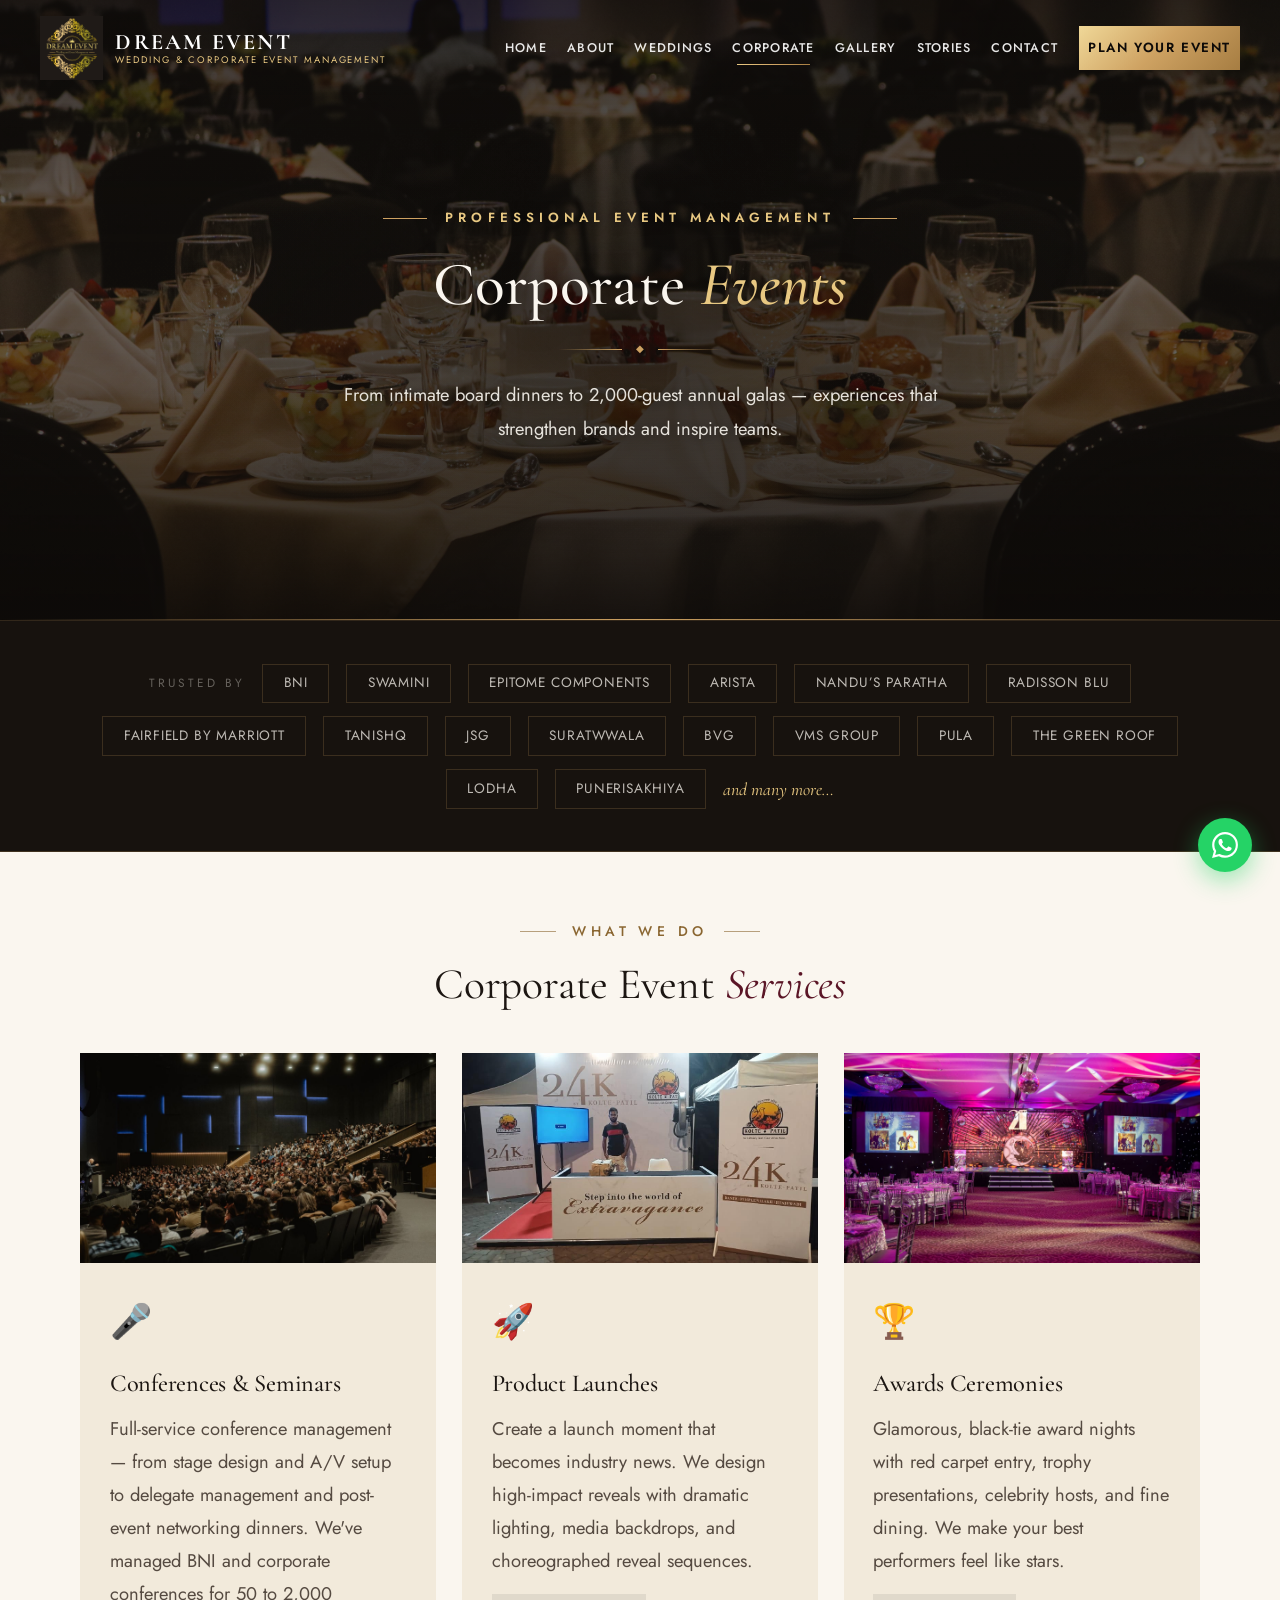
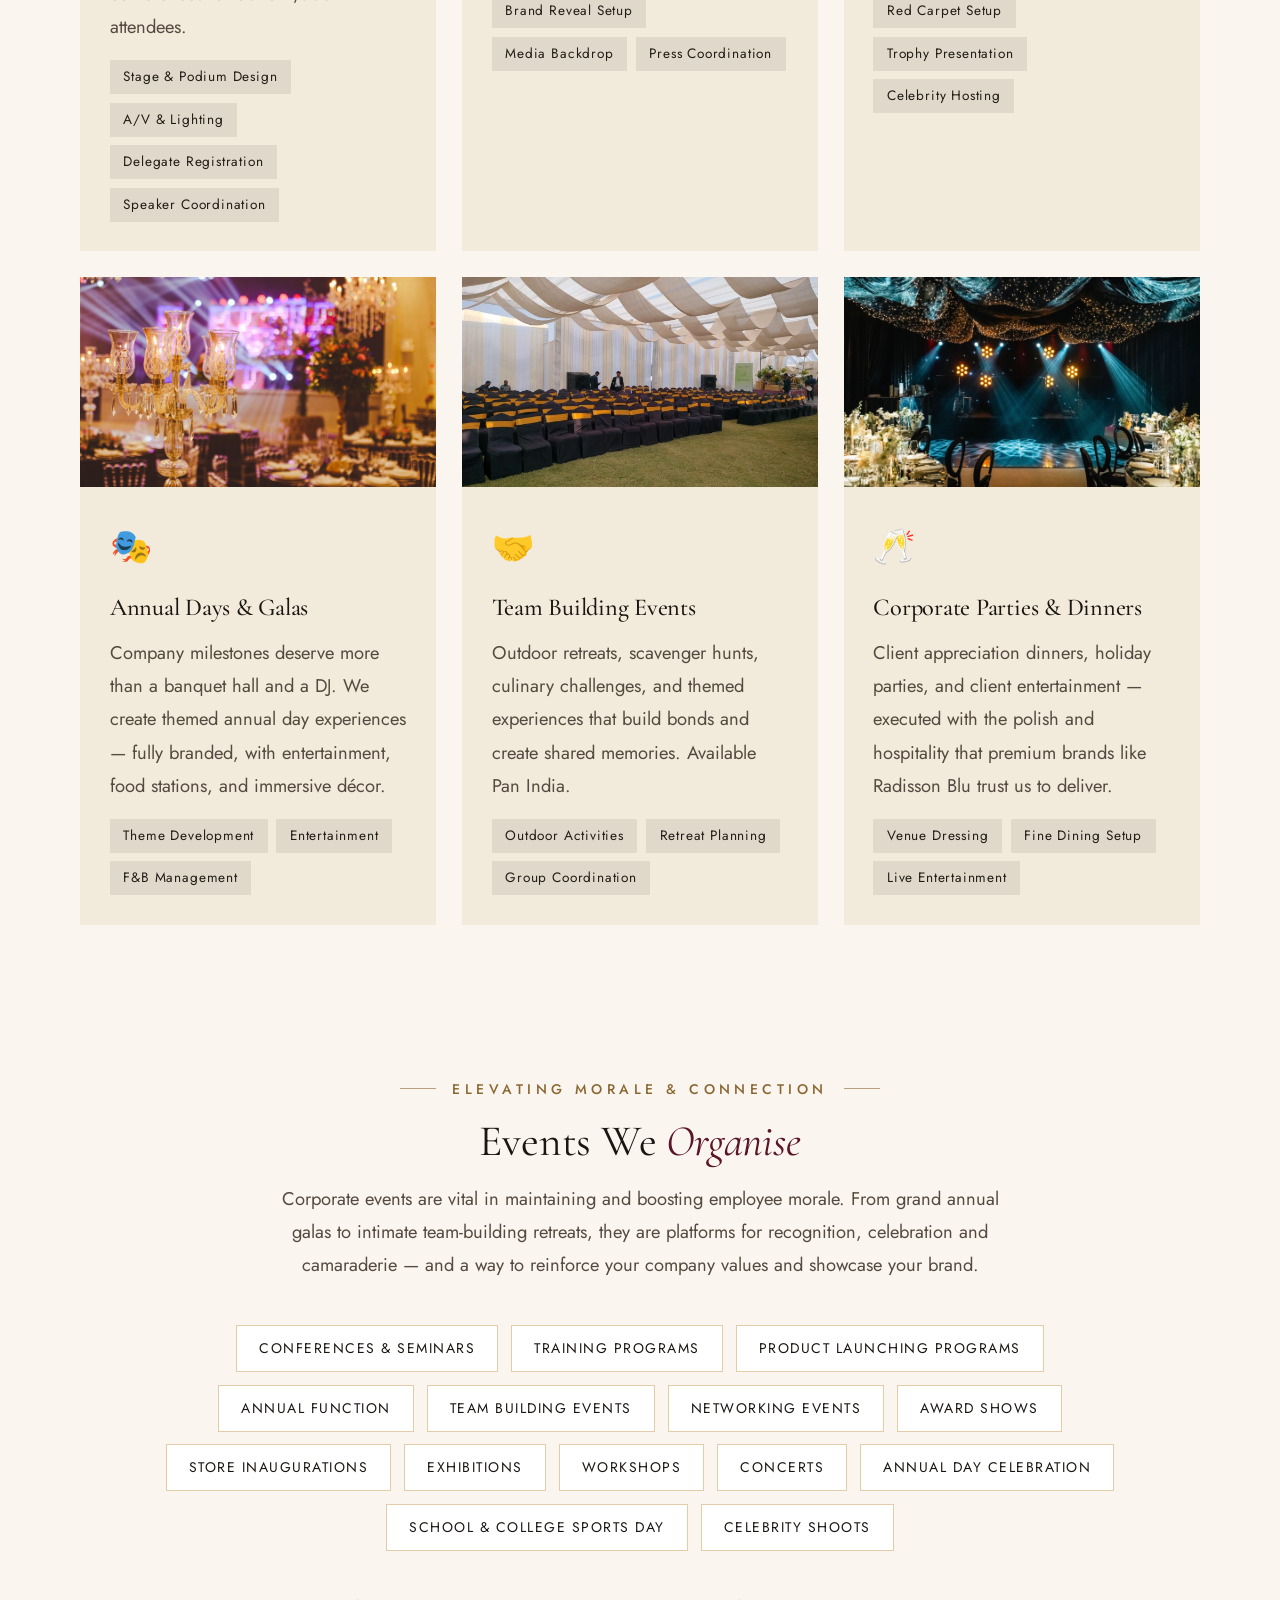
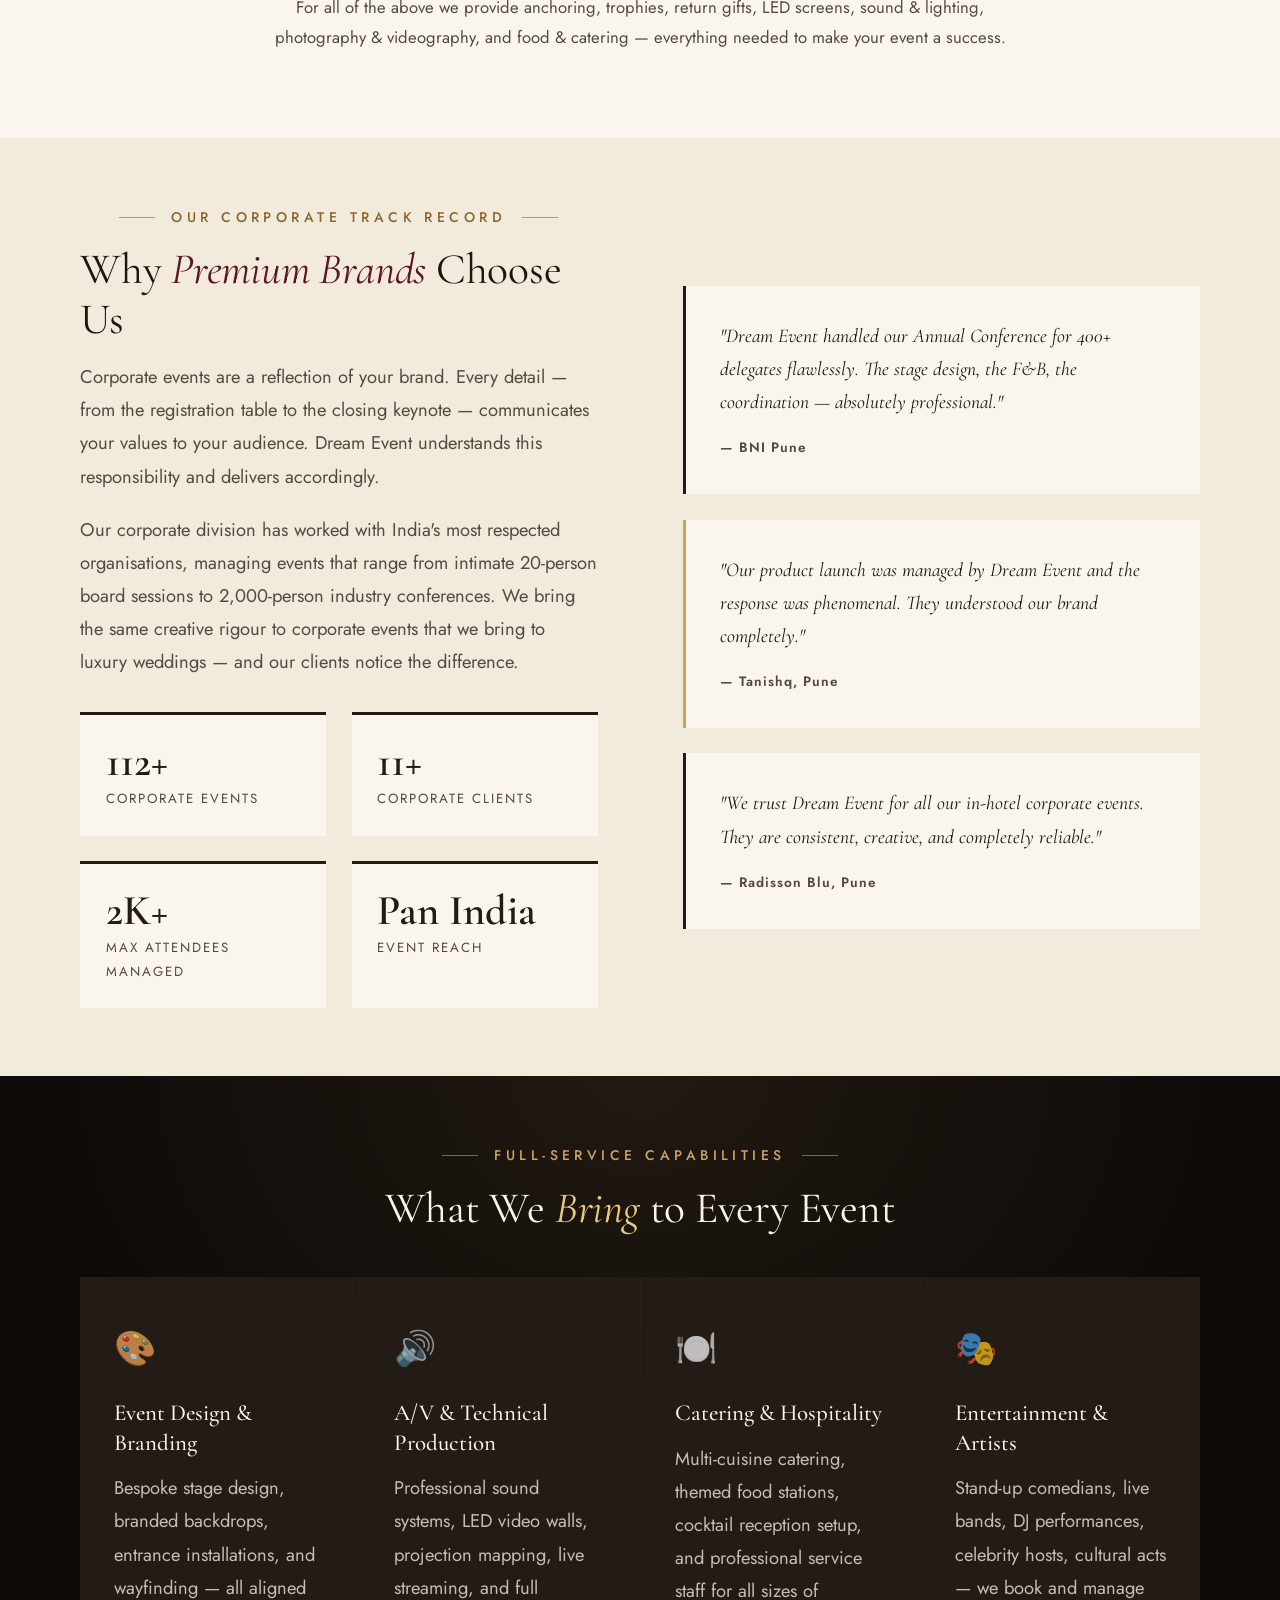
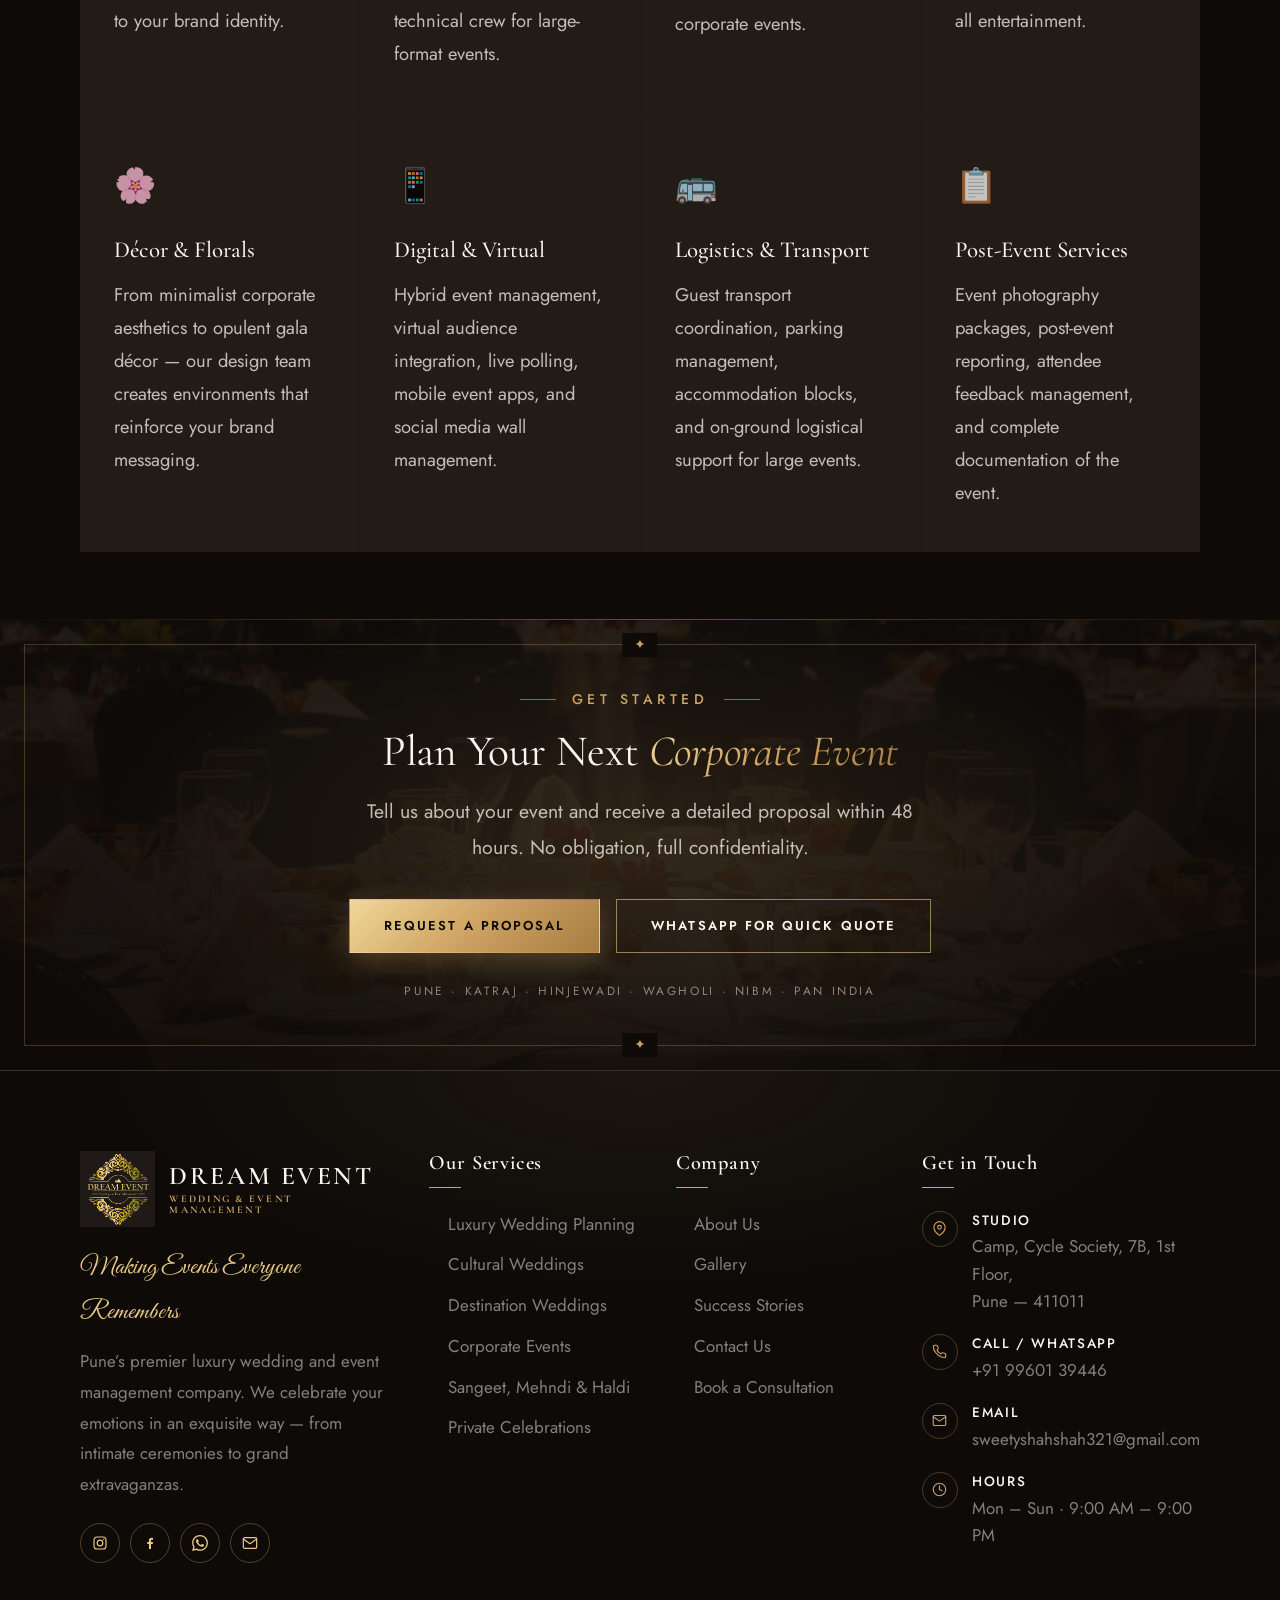
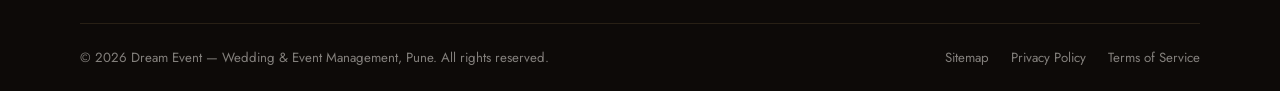
<file: corporate-events.html>
<!DOCTYPE html>
<html lang="en-IN" prefix="og: https://ogp.me/ns#">
<head>
  <meta charset="UTF-8">
  <meta name="viewport" content="width=device-width, initial-scale=1.0">
  <meta http-equiv="X-UA-Compatible" content="IE=edge">

  <!-- Primary SEO -->
  <title>Corporate Event Management Pune — Dream Event | Conferences, Awards, Product Launches</title>
  <meta name="description" content="Dream Event delivers world-class corporate event management in Pune — conferences, product launches, awards nights, annual days, team building, and corporate parties. Trusted by BNI, Radisson, Tanishq.">
  <meta name="keywords" content="corporate event management pune, conference organiser pune, product launch event pune, awards ceremony pune, annual day management, dream event corporate, team building event pune">
  <meta name="author" content="Dream Event — Wedding and Event Management">
  <meta name="robots" content="index, follow, max-snippet:-1, max-image-preview:large, max-video-preview:-1">
  <link rel="canonical" href="https://www.dreamevent.in/corporate-events.html">

  <!-- Geo -->
  <meta name="geo.region" content="IN-MH">
  <meta name="geo.placename" content="Pune, Maharashtra, India">
  <meta name="geo.position" content="18.5204;73.8567">
  <meta name="ICBM" content="18.5204, 73.8567">

  <!-- Open Graph -->
  <meta property="og:type" content="website">
  <meta property="og:locale" content="en_IN">
  <meta property="og:title" content="Corporate Event Management Pune — Dream Event | Conferences & Awards">
  <meta property="og:description" content="World-class corporate event management in Pune — conferences, product launches, awards nights, annual days, and team building. Trusted by BNI, Radisson, Tanishq.">
  <meta property="og:url" content="https://www.dreamevent.in/corporate-events.html">
  <meta property="og:image" content="https://www.dreamevent.in/assets/banners/Wedding_Planning_banner.jpg">
  <meta property="og:image:width" content="1200">
  <meta property="og:image:height" content="630">
  <meta property="og:image:alt" content="Dream Event — Corporate Event Management in Pune">
  <meta property="og:site_name" content="Dream Event">

  <!-- Twitter Card -->
  <meta name="twitter:card" content="summary_large_image">
  <meta name="twitter:site" content="@dream_events787">
  <meta name="twitter:creator" content="@dream_events787">
  <meta name="twitter:title" content="Corporate Event Management Pune — Dream Event">
  <meta name="twitter:description" content="World-class corporate events in Pune — conferences, product launches, awards nights, team building. Trusted by BNI, Radisson, Tanishq.">
  <meta name="twitter:image" content="https://www.dreamevent.in/assets/banners/Wedding_Planning_banner.jpg">
  <meta name="twitter:image:alt" content="Dream Event — Corporate Event Management in Pune">

  <!-- Favicons -->
  <link rel="icon" type="image/png" href="assets/Logo_Main.png">
  <link rel="apple-touch-icon" href="assets/Logo_Main.png">

  <!-- Fonts -->
  <link rel="preconnect" href="https://fonts.googleapis.com">
  <link rel="preconnect" href="https://fonts.gstatic.com" crossorigin>
  <link href="https://fonts.googleapis.com/css2?family=Cormorant+Garamond:ital,wght@0,300;0,400;0,500;0,600;0,700;1,300;1,400;1,500&family=Great+Vibes&family=Jost:wght@300;400;500;600&display=swap" rel="stylesheet">

  <!-- PWA -->
  <link rel="manifest" href="/manifest.json">
  <meta name="theme-color" content="#0D0A08">
  <meta name="mobile-web-app-capable" content="yes">
  <meta name="apple-mobile-web-app-capable" content="yes">
  <meta name="apple-mobile-web-app-status-bar-style" content="default">
  <meta name="apple-mobile-web-app-title" content="Dream Event">

  <!-- Structured Data -->
  <script type="application/ld+json">
  {
    "@context": "https://schema.org",
    "@graph": [
      {
        "@type": "Service",
        "@id": "https://www.dreamevent.in/corporate-events.html",
        "name": "Corporate Event Management in Pune",
        "serviceType": "Corporate Event Management",
        "description": "World-class corporate event management in Pune — conferences, product launches, awards nights, annual days, team building, and corporate parties.",
        "provider": { "@id": "https://www.dreamevent.in/#business" },
        "areaServed": [{ "@type": "City", "name": "Pune" }, { "@type": "Country", "name": "India" }],
        "url": "https://www.dreamevent.in/corporate-events.html",
        "hasOfferCatalog": {
          "@type": "OfferCatalog",
          "name": "Corporate Event Services",
          "itemListElement": [
            { "@type": "Offer", "itemOffered": { "@type": "Service", "name": "Conference & Seminar Management" } },
            { "@type": "Offer", "itemOffered": { "@type": "Service", "name": "Product Launch Events" } },
            { "@type": "Offer", "itemOffered": { "@type": "Service", "name": "Awards Nights & Galas" } },
            { "@type": "Offer", "itemOffered": { "@type": "Service", "name": "Annual Day Celebrations" } },
            { "@type": "Offer", "itemOffered": { "@type": "Service", "name": "Team Building Events" } }
          ]
        }
      },
      {
        "@type": "BreadcrumbList",
        "itemListElement": [
          { "@type": "ListItem", "position": 1, "name": "Home", "item": "https://www.dreamevent.in/" },
          { "@type": "ListItem", "position": 2, "name": "Corporate Events", "item": "https://www.dreamevent.in/corporate-events.html" }
        ]
      }
    ]
  }
  </script>
  <link rel="stylesheet" href="assets/css/global.css">
  <style>

  /* ── UNIFORM PAGE HERO ─────────────────────────────────────────── */
  .page-hero {
    height: 50vh;
    min-height: 360px;
    position: relative;
    display: flex;
    align-items: center;
    justify-content: center;
    overflow: hidden;
    background: #0D0A08;
  }
  .page-hero::after {
    content: '';
    position: absolute;
    bottom: 0; left: 0; right: 0;
    height: 2px;
    background: linear-gradient(90deg, transparent 0%, #CEA262 30%, #E8C882 50%, #CEA262 70%, transparent 100%);
    z-index: 4;
  }
  .page-hero-bg {
    position: absolute;
    inset: 0;
    background-size: cover;
    background-position: center 30%;
    transform: scale(1.06);
    transition: transform 8s var(--ease-luxury, ease);
  }
  .page-hero:hover .page-hero-bg { transform: scale(1.0); }
  .page-hero-overlay {
    position: absolute;
    inset: 0;
    background: linear-gradient(to bottom,
      rgba(13,10,8,0.55) 0%,
      rgba(10,8,6,0.88) 100%);
  }
  .page-hero-img {
    position: absolute; inset: 0;
    width: 100%; height: 100%;
    object-fit: cover; object-position: center 30%;
    opacity: 0.4;
  }
  .page-hero-content {
    position: relative;
    z-index: 2;
    text-align: center;
    color: #FAF6EF;
    padding: 0 2rem;
    width: 100%;
    max-width: 860px;
    display: flex;
    flex-direction: column;
    align-items: center;
  }
  .page-hero-content::before {
    content: '';
    display: block;
    width: 1px;
    height: 44px;
    background: linear-gradient(to bottom, transparent, #CEA262);
    margin-bottom: 1.4rem;
  }
  .page-hero-eyebrow {
    font-family: var(--font-body, sans-serif);
    font-size: 0.75rem;
    letter-spacing: 0.35em;
    text-transform: uppercase;
    color: #CEA262;
    font-weight: 500;
    display: flex;
    align-items: center;
    justify-content: center;
    gap: 14px;
    margin-bottom: 1.2rem;
  }
  .page-hero-eyebrow::before {
    content: '';
    display: block; height: 1px; width: 44px;
    background: linear-gradient(to right, transparent, #CEA262);
  }
  .page-hero-eyebrow::after {
    content: '';
    display: block; height: 1px; width: 44px;
    background: linear-gradient(to left, transparent, #CEA262);
  }
  .page-hero-title {
    font-family: var(--font-display, Georgia, serif);
    font-size: clamp(2.5rem, 6vw, 5rem);
    font-weight: 300;
    line-height: 1.1;
    color: #FFFFFF;
    margin-bottom: 0.8rem;
    letter-spacing: -0.01em;
  }
  .page-hero-title em {
    font-style: italic;
    color: #E8C882;
  }
  .page-hero-sub { display: none; }
  .breadcrumb, .page-breadcrumb {
    font-family: var(--font-body, sans-serif);
    font-size: 0.75rem;
    color: rgba(250,246,239,0.45);
    letter-spacing: 0.08em;
    margin-top: 0.8rem;
  }
  .breadcrumb a, .page-breadcrumb a { color: #CEA262; text-decoration: none; }
  .page-title {
    font-family: var(--font-display, Georgia, serif);
    font-size: clamp(2.5rem, 6vw, 5rem);
    font-weight: 300;
    line-height: 1.1;
    color: #FFFFFF;
    margin-bottom: 0.8rem;
  }
  .page-title em { font-style: italic; color: #E8C882; }

    /* Hero — dark forest theme for corporate */
    .breadcrumb { font-family:var(--font-body);font-size:0.8rem;color:var(--on-dark-body);letter-spacing:1px; }
    .breadcrumb a { color:var(--gold);text-decoration:none; }

    /* Clients Strip */
    .clients-strip { padding:2.5rem 0;background:var(--forest-green);border-top:1px solid rgba(206,162,98,0.15); }
    .clients-strip-inner { display:flex;align-items:center;gap:0.8rem 1rem;justify-content:center;flex-wrap:wrap; }
    .client-pill { font-family:var(--font-body);font-size:0.8rem;letter-spacing:2px;text-transform:uppercase;color:var(--on-dark-body);padding:0.4rem 1.2rem;border:1px solid rgba(206,162,98,0.2);transition:all 0.3s ease; }
    .client-pill:hover { color:var(--gold-light);border-color:var(--gold); }

    /* Services Section */
    .corp-services { padding:var(--section-pad) 0;background:var(--cream); }
    .corp-services-grid { display:grid;grid-template-columns:repeat(3,1fr);gap:1.5rem;margin-top:3rem; }
    .corp-service-card {
      background:var(--off-white);overflow:hidden;
      transition:transform 0.3s ease,box-shadow 0.3s ease;
    }
    .corp-service-card:hover { transform:translateY(-6px);box-shadow:var(--shadow-xl); }
    .corp-service-card:nth-child(1) { grid-row:span 2; }
    .corp-service-img { height:220px;overflow:hidden; }
    .corp-service-card:nth-child(1) .corp-service-img { height:360px; }
    .corp-service-img img { width:100%;height:100%;object-fit:cover;transition:transform 0.5s ease; }
    .corp-service-card:hover .corp-service-img img { transform:scale(1.05); }
    .corp-service-body { padding:1.75rem; }
    .corp-service-icon { font-size:2rem;margin-bottom:1rem; }
    .corp-service-body h3 { font-family:var(--font-display);font-size:1.5rem;font-weight:500;color: var(--charcoal);margin-bottom:0.75rem; }
    .corp-service-body p { font-family:var(--font-body);font-size:0.9rem;color:var(--text-muted);line-height:1.7;margin-bottom:1rem; }
    .corp-service-tags { display:flex;flex-wrap:wrap;gap:0.5rem; }
    .client-more { font-family:var(--font-display);font-style:italic;font-size:1.05rem;color:var(--gold-light); }
    .corp-organise { padding:5rem 0;background:var(--cream); }
    .corp-organise-list { display:flex;flex-wrap:wrap;gap:0.75rem;justify-content:center;max-width:960px;margin:0 auto; }
    .corp-organise-list span { font-family:var(--font-body);font-size:0.82rem;letter-spacing:1.5px;text-transform:uppercase;color:var(--charcoal);padding:0.6rem 1.3rem;border:1px solid rgba(206,162,98,0.55);background:var(--white,#fff);transition:all 0.3s ease; }
    .corp-organise-list span:hover { border-color:var(--gold);color:var(--gold-dark); }
    .corp-organise-note { text-align:center;max-width:760px;margin:2.5rem auto 0;font-size:0.98rem;line-height:1.8; }
    .corp-tag { font-family:var(--font-body);font-size:0.75rem;padding:0.3rem 0.8rem;background:rgba(23,18,14,0.08);color:var(--forest-green);letter-spacing:0.5px; }

    /* Why Corporate */
    .why-corp { padding:var(--section-pad) 0;background:var(--off-white); }
    .why-corp-grid { display:grid;grid-template-columns:1fr 1fr;gap:5rem;align-items:center; }
    .why-corp-text p { font-family:var(--font-body);font-size:1rem;line-height:1.9;color:var(--text-muted);margin-bottom:1.2rem; }
    .corp-stats { display:grid;grid-template-columns:1fr 1fr;gap:1.5rem;margin-top:2rem; }
    .corp-stat { padding:1.5rem;background:var(--cream);border-top:3px solid var(--forest-green); }
    .corp-stat .num { font-family:var(--font-display);font-size:2.5rem;font-weight:600;color:var(--forest-green);line-height:1; }
    .corp-stat .label { font-family:var(--font-body);font-size:0.78rem;letter-spacing:2px;text-transform:uppercase;color:var(--text-muted);margin-top:4px; }

    /* Capabilities */
    .capabilities { padding:var(--section-pad) 0;background:var(--forest-green); }
    .cap-grid { display:grid;grid-template-columns:repeat(4,1fr);gap:1px;background:rgba(206,162,98,0.1);margin-top:3rem; }
    .cap-item { background:var(--forest-green);padding:2.5rem 2rem;transition:background 0.3s ease; }
    .cap-item:hover { background:rgba(255,255,255,0.05); }
    .cap-icon { font-size:2rem;margin-bottom:1.2rem;display:block; }
    .cap-item h4 { font-family:var(--font-display);font-size:1.1rem;font-weight:500;color:var(--gold-light);margin-bottom:0.75rem; }
    .cap-item p { font-family:var(--font-body);font-size:0.83rem;color:var(--on-dark-body);line-height:1.7; }

    /* Process */
    .corp-process { padding:var(--section-pad) 0;background:var(--cream); }
    .cp-steps { display:grid;grid-template-columns:repeat(4,1fr);gap:2rem;margin-top:3rem;counter-reset:step; }
    .cp-step { position:relative;padding-top:1rem; }
    .cp-step::before { content:counter(step,decimal-leading-zero);counter-increment:step;font-family:var(--font-display);font-size:3rem;font-weight:600;color:rgba(23,18,14,0.1);line-height:1;display:block;margin-bottom:1rem; }
    .cp-step::after { content:'';position:absolute;top:2.5rem;right:0;width:calc(100% - 20px);height:1px;background:rgba(206,162,98,0.3); }
    .cp-step:last-child::after { display:none; }
    .cp-icon { font-size:1.75rem;margin-bottom:0.75rem; }
    .cp-step h4 { font-family:var(--font-body);font-size:0.95rem;font-weight:600;color: var(--charcoal);margin-bottom:0.5rem; }
    .cp-step p { font-family:var(--font-body);font-size:0.85rem;color:var(--text-muted);line-height:1.7; }

    /* CTA */
    .corp-cta { padding:6rem 0;background: linear-gradient(135deg, #E8C882 0%, #CEA262 55%, #A67D42 100%);text-align:center;   color: #17120E;
}
    .corp-cta h2 { font-family:var(--font-display);font-size:clamp(2rem,4vw,3.5rem);font-weight:300;color:var(--cream);margin-bottom:1rem; }
    .corp-cta h2 em { font-style:italic;color:var(--gold-light); }
    .corp-cta p { font-family:var(--font-body);font-size:1rem;color:var(--on-dark-body);max-width:550px;margin:0 auto 2.5rem;line-height:1.8; }
  
</style>
  <link rel="stylesheet" href="assets/css/luxe.css">
</head>
<body class="page-corporate-events">
  <div class="scroll-progress" aria-hidden="true"></div>

  <header class="site-header">
    <nav class="navbar hero-nav" role="navigation" aria-label="Main navigation">
      <a href="index.html" class="navbar-logo" aria-label="Dream Event Home">
        <div class="navbar-logo-emblem">
          <img src="assets/Logo_Main.png" alt="Dream Event Logo" width="72" height="72">
        </div>
        <div class="navbar-logo-text">
          <span class="main-name">Dream Event</span>
          <span class="sub-name">Wedding &amp; Corporate Event Management</span>
        </div>
      </a>

      <ul class="nav-links" role="list">
        <li><a href="index.html">Home</a></li>
        <li><a href="about.html">About</a></li>
        <li>
          <a href="weddings.html">Weddings</a>
          <div class="dropdown" role="menu">
            <a href="weddings.html" role="menuitem">Wedding Planning</a>
            <a href="cultural-weddings.html" role="menuitem">Cultural Weddings</a>
            <a href="destination-weddings.html" role="menuitem">Destination Weddings</a>
          </div>
        </li>
        <li><a href="corporate-events.html" class="active" aria-current="page">Corporate</a></li>
        <li><a href="gallery.html">Gallery</a></li>
        <li><a href="success-stories.html">Stories</a></li>
        <li><a href="contact.html">Contact</a></li>
        <li><a href="contact.html" class="nav-cta"><span>Plan Your Event</span></a></li>
      </ul>

      <button class="hamburger" aria-label="Toggle mobile menu" aria-expanded="false">
        <span></span><span></span><span></span>
      </button>
    </nav>

    <!-- Mobile Menu -->
    <div class="mobile-menu" role="dialog" aria-label="Mobile navigation" aria-modal="true">
      <ul class="mobile-nav-links" role="list">
        <li><a href="index.html">Home</a></li>
        <li><a href="about.html">About</a></li>
        <li><a href="weddings.html">Weddings</a></li>
        <li><a href="cultural-weddings.html">Cultural Weddings</a></li>
        <li><a href="destination-weddings.html">Destination Weddings</a></li>
        <li><a href="corporate-events.html" class="active" aria-current="page">Corporate Events</a></li>
        <li><a href="gallery.html">Gallery</a></li>
        <li><a href="success-stories.html">Success Stories</a></li>
        <li><a href="contact.html">Contact</a></li>
      </ul>
      <div class="mobile-menu-contact">
        <a href="tel:+919960139446">+91 99601 39446</a>
        <a href="contact.html" class="btn btn-gold"><span>Plan Your Event</span></a>
      </div>
    </div>
  </header>

  <main>
    <!-- Hero -->
    <section class="page-hero">
      <div class="page-hero-bg" style="background-image: url('assets/banners/Corporate_Events_banner.jpg');" aria-hidden="true"></div>
      <div class="page-hero-overlay" aria-hidden="true"></div>
      <div class="page-hero-content">
        <p class="page-hero-eyebrow">Professional Event Management</p>
        <h1 class="page-hero-title">Corporate <em>Events</em></h1>
        <span class="page-hero-divider" aria-hidden="true">◆</span>
        <p class="page-hero-sub">From intimate board dinners to 2,000-guest annual galas — experiences that strengthen brands and inspire teams.</p>
      </div>
    </section>

    <!-- Clients Strip -->
    <div class="clients-strip">
      <div class="container">
        <div class="clients-strip-inner">
          <span style="font-family:var(--font-body);font-size:0.7rem;letter-spacing:3px;text-transform:uppercase;color:rgba(250,246,239,0.35);">Trusted By</span>
          <span class="client-pill">BNI</span>
          <span class="client-pill">Swamini</span>
          <span class="client-pill">Epitome Components</span>
          <span class="client-pill">Arista</span>
          <span class="client-pill">Nandu&rsquo;s Paratha</span>
          <span class="client-pill">Radisson Blu</span>
          <span class="client-pill">Fairfield by Marriott</span>
          <span class="client-pill">Tanishq</span>
          <span class="client-pill">JSG</span>
          <span class="client-pill">Suratwwala</span>
          <span class="client-pill">BVG</span>
          <span class="client-pill">VMS Group</span>
          <span class="client-pill">PULA</span>
          <span class="client-pill">The Green Roof</span>
          <span class="client-pill">Lodha</span>
          <span class="client-pill">PuneriSakhiya</span>
          <span class="client-more">and many more&hellip;</span>
        </div>
      </div>
    </div>

    <!-- Corporate Services -->
    <section class="corp-services">
      <div class="container">
        <div style="text-align:center;" class="reveal section-head">
          <p class="section-label">What We Do</p>
          <h2 class="section-title">Corporate Event <em>Services</em></h2>
        </div>
        <div class="corp-services-grid">
          <div class="corp-service-card reveal">
            <div class="corp-service-img"><img src="assets/web/corporate-113.jpg" alt="Conference and seminar" loading="lazy"></div>
            <div class="corp-service-body">
              <div class="corp-service-icon">🎤</div>
              <h3>Conferences &amp; Seminars</h3>
              <p>Full-service conference management — from stage design and A/V setup to delegate management and post-event networking dinners. We've managed BNI and corporate conferences for 50 to 2,000 attendees.</p>
              <div class="corp-service-tags">
                <span class="corp-tag">Stage &amp; Podium Design</span>
                <span class="corp-tag">A/V &amp; Lighting</span>
                <span class="corp-tag">Delegate Registration</span>
                <span class="corp-tag">Speaker Coordination</span>
              </div>
            </div>
          </div>
          <div class="corp-service-card reveal" style="--reveal-delay:100ms">
            <div class="corp-service-img"><img src="assets/web/corporate-116.jpg" alt="Product launch booth" loading="lazy"></div>
            <div class="corp-service-body">
              <div class="corp-service-icon">🚀</div>
              <h3>Product Launches</h3>
              <p>Create a launch moment that becomes industry news. We design high-impact reveals with dramatic lighting, media backdrops, and choreographed reveal sequences.</p>
              <div class="corp-service-tags">
                <span class="corp-tag">Brand Reveal Setup</span>
                <span class="corp-tag">Media Backdrop</span>
                <span class="corp-tag">Press Coordination</span>
              </div>
            </div>
          </div>
          <div class="corp-service-card reveal" style="--reveal-delay:150ms">
            <div class="corp-service-img"><img src="assets/web/corporate-111.jpg" alt="Awards ceremony" loading="lazy"></div>
            <div class="corp-service-body">
              <div class="corp-service-icon">🏆</div>
              <h3>Awards Ceremonies</h3>
              <p>Glamorous, black-tie award nights with red carpet entry, trophy presentations, celebrity hosts, and fine dining. We make your best performers feel like stars.</p>
              <div class="corp-service-tags">
                <span class="corp-tag">Red Carpet Setup</span>
                <span class="corp-tag">Trophy Presentation</span>
                <span class="corp-tag">Celebrity Hosting</span>
              </div>
            </div>
          </div>
          <div class="corp-service-card reveal" style="--reveal-delay:200ms">
            <div class="corp-service-img"><img src="assets/web/corporate-108.jpg" alt="Annual day gala" loading="lazy"></div>
            <div class="corp-service-body">
              <div class="corp-service-icon">🎭</div>
              <h3>Annual Days &amp; Galas</h3>
              <p>Company milestones deserve more than a banquet hall and a DJ. We create themed annual day experiences — fully branded, with entertainment, food stations, and immersive décor.</p>
              <div class="corp-service-tags">
                <span class="corp-tag">Theme Development</span>
                <span class="corp-tag">Entertainment</span>
                <span class="corp-tag">F&amp;B Management</span>
              </div>
            </div>
          </div>
          <div class="corp-service-card reveal" style="--reveal-delay:250ms">
            <div class="corp-service-img"><img src="assets/web/corporate-118.jpg" alt="Team building gathering" loading="lazy"></div>
            <div class="corp-service-body">
              <div class="corp-service-icon">🤝</div>
              <h3>Team Building Events</h3>
              <p>Outdoor retreats, scavenger hunts, culinary challenges, and themed experiences that build bonds and create shared memories. Available Pan India.</p>
              <div class="corp-service-tags">
                <span class="corp-tag">Outdoor Activities</span>
                <span class="corp-tag">Retreat Planning</span>
                <span class="corp-tag">Group Coordination</span>
              </div>
            </div>
          </div>
          <div class="corp-service-card reveal" style="--reveal-delay:300ms">
            <div class="corp-service-img"><img src="assets/web/corporate-110.jpg" alt="Corporate party night" loading="lazy"></div>
            <div class="corp-service-body">
              <div class="corp-service-icon">🥂</div>
              <h3>Corporate Parties &amp; Dinners</h3>
              <p>Client appreciation dinners, holiday parties, and client entertainment — executed with the polish and hospitality that premium brands like Radisson Blu trust us to deliver.</p>
              <div class="corp-service-tags">
                <span class="corp-tag">Venue Dressing</span>
                <span class="corp-tag">Fine Dining Setup</span>
                <span class="corp-tag">Live Entertainment</span>
              </div>
            </div>
          </div>
        </div>
      </div>
    </section>

    <!-- We Organise -->
    <section class="corp-organise">
      <div class="container">
        <div style="text-align:center;" class="reveal section-head">
          <p class="section-label">Elevating Morale &amp; Connection</p>
          <h2 class="section-title">Events We <em>Organise</em></h2>
          <p style="max-width:720px;margin:0 auto 2rem;">Corporate events are vital in maintaining and boosting employee morale. From grand annual galas to intimate team-building retreats, they are platforms for recognition, celebration and camaraderie &mdash; and a way to reinforce your company values and showcase your brand.</p>
        </div>
        <div class="corp-organise-list reveal">
          <span>Conferences &amp; Seminars</span>
          <span>Training Programs</span>
          <span>Product Launching Programs</span>
          <span>Annual Function</span>
          <span>Team Building Events</span>
          <span>Networking Events</span>
          <span>Award Shows</span>
          <span>Store Inaugurations</span>
          <span>Exhibitions</span>
          <span>Workshops</span>
          <span>Concerts</span>
          <span>Annual Day Celebration</span>
          <span>School &amp; College Sports Day</span>
          <span>Celebrity Shoots</span>
        </div>
        <p class="corp-organise-note reveal">For all of the above we provide anchoring, trophies, return gifts, LED screens, sound &amp; lighting, photography &amp; videography, and food &amp; catering &mdash; everything needed to make your event a success.</p>
      </div>
    </section>

    <!-- Why Dream Event for Corporate -->
    <section class="why-corp">
      <div class="container">
        <div class="why-corp-grid">
          <div class="why-corp-text reveal-left">
            <p class="section-label">Our Corporate Track Record</p>
            <h2 class="section-title">Why <em>Premium Brands</em> Choose Us</h2>
            <p>Corporate events are a reflection of your brand. Every detail — from the registration table to the closing keynote — communicates your values to your audience. Dream Event understands this responsibility and delivers accordingly.</p>
            <p>Our corporate division has worked with India's most respected organisations, managing events that range from intimate 20-person board sessions to 2,000-person industry conferences. We bring the same creative rigour to corporate events that we bring to luxury weddings — and our clients notice the difference.</p>
            <div class="corp-stats">
              <div class="corp-stat">
                <div class="num" data-count="150" data-suffix="+">0</div>
                <div class="label">Corporate Events</div>
              </div>
              <div class="corp-stat">
                <div class="num" data-count="15" data-suffix="+">0</div>
                <div class="label">Corporate Clients</div>
              </div>
              <div class="corp-stat">
                <div class="num">2K+</div>
                <div class="label">Max Attendees Managed</div>
              </div>
              <div class="corp-stat">
                <div class="num">Pan India</div>
                <div class="label">Event Reach</div>
              </div>
            </div>
          </div>
          <div class="reveal-right">
            <div style="display:grid;grid-template-columns:1fr;gap:1.5rem;">
              <div style="padding:2rem;background:var(--cream);border-left:3px solid var(--forest-green);">
                <p style="font-family:var(--font-display);font-size:1.15rem;font-style:italic;color:var(--forest-green);line-height:1.6;margin:0 0 1rem;">"Dream Event handled our Annual Conference for 400+ delegates flawlessly. The stage design, the F&B, the coordination — absolutely professional."</p>
                <div style="font-family:var(--font-body);font-size:0.8rem;font-weight:600;color:var(--text-muted);letter-spacing:1px;">— BNI Pune</div>
              </div>
              <div style="padding:2rem;background:var(--cream);border-left:3px solid var(--gold);">
                <p style="font-family:var(--font-display);font-size:1.15rem;font-style:italic;color:var(--forest-green);line-height:1.6;margin:0 0 1rem;">"Our product launch was managed by Dream Event and the response was phenomenal. They understood our brand completely."</p>
                <div style="font-family:var(--font-body);font-size:0.8rem;font-weight:600;color:var(--text-muted);letter-spacing:1px;">— Tanishq, Pune</div>
              </div>
              <div style="padding:2rem;background:var(--cream);border-left:3px solid var(--burgundy);">
                <p style="font-family:var(--font-display);font-size:1.15rem;font-style:italic;color:var(--forest-green);line-height:1.6;margin:0 0 1rem;">"We trust Dream Event for all our in-hotel corporate events. They are consistent, creative, and completely reliable."</p>
                <div style="font-family:var(--font-body);font-size:0.8rem;font-weight:600;color:var(--text-muted);letter-spacing:1px;">— Radisson Blu, Pune</div>
              </div>
            </div>
          </div>
        </div>
      </div>
    </section>

    <!-- Capabilities -->
    <section class="is-dark capabilities">
      <div class="container">
        <div style="text-align:center;" class="reveal section-head">
          <p class="section-label">Full-Service Capabilities</p>
          <h2 class="section-title" style="color:var(--cream);">What We <em>Bring</em> to Every Event</h2>
        </div>
        <div class="cap-grid">
          <div class="cap-item reveal">
            <span class="cap-icon">🎨</span>
            <h4>Event Design &amp; Branding</h4>
            <p>Bespoke stage design, branded backdrops, entrance installations, and wayfinding — all aligned to your brand identity.</p>
          </div>
          <div class="cap-item reveal" style="--reveal-delay:100ms">
            <span class="cap-icon">🔊</span>
            <h4>A/V &amp; Technical Production</h4>
            <p>Professional sound systems, LED video walls, projection mapping, live streaming, and full technical crew for large-format events.</p>
          </div>
          <div class="cap-item reveal" style="--reveal-delay:200ms">
            <span class="cap-icon">🍽️</span>
            <h4>Catering &amp; Hospitality</h4>
            <p>Multi-cuisine catering, themed food stations, cocktail reception setup, and professional service staff for all sizes of corporate events.</p>
          </div>
          <div class="cap-item reveal" style="--reveal-delay:300ms">
            <span class="cap-icon">🎭</span>
            <h4>Entertainment &amp; Artists</h4>
            <p>Stand-up comedians, live bands, DJ performances, celebrity hosts, cultural acts — we book and manage all entertainment.</p>
          </div>
          <div class="cap-item reveal" style="--reveal-delay:400ms">
            <span class="cap-icon">🌸</span>
            <h4>Décor &amp; Florals</h4>
            <p>From minimalist corporate aesthetics to opulent gala décor — our design team creates environments that reinforce your brand messaging.</p>
          </div>
          <div class="cap-item reveal" style="--reveal-delay:500ms">
            <span class="cap-icon">📱</span>
            <h4>Digital &amp; Virtual</h4>
            <p>Hybrid event management, virtual audience integration, live polling, mobile event apps, and social media wall management.</p>
          </div>
          <div class="cap-item reveal" style="--reveal-delay:600ms">
            <span class="cap-icon">🚌</span>
            <h4>Logistics &amp; Transport</h4>
            <p>Guest transport coordination, parking management, accommodation blocks, and on-ground logistical support for large events.</p>
          </div>
          <div class="cap-item reveal" style="--reveal-delay:700ms">
            <span class="cap-icon">📋</span>
            <h4>Post-Event Services</h4>
            <p>Event photography packages, post-event reporting, attendee feedback management, and complete documentation of the event.</p>
          </div>
        </div>
      </div>
    </section>


    <!-- CTA -->
    <section class="cta-band" aria-label="Get in touch">
      <div class="cta-band-bg" style="background-image: url('assets/banners/Corporate_Events_banner.jpg');" aria-hidden="true"></div>
      <div class="cta-band-frame" aria-hidden="true"></div>
      <div class="cta-band-inner reveal">
        <p class="section-eyebrow">Get Started</p>
        <h2 class="cta-band-title">Plan Your Next <em>Corporate Event</em></h2>
        <p class="cta-band-text">Tell us about your event and receive a detailed proposal within 48 hours. No obligation, full confidentiality.</p>
        <div class="cta-band-actions">
          <a href="contact.html" class="btn btn-gold"><span>Request a Proposal</span></a>
          <a href="https://wa.me/919960139446?text=Hi!%20I'd%20like%20to%20enquire%20about%20corporate%20event%20management." class="btn btn-outline" target="_blank" rel="noopener noreferrer"><span>WhatsApp for Quick Quote</span></a>
        </div>
        <p class="cta-band-note">Pune · Katraj · Hinjewadi · Wagholi · NIBM · Pan India</p>
      </div>
    </section>
  </main>

  <!-- Footer -->
  <footer class="site-footer" role="contentinfo">
    <div class="container">
      <div class="footer-grid">
        <div class="footer-brand">
          <a href="index.html" class="footer-logo" aria-label="Dream Event Home">
            <img src="assets/Logo_Main.png" alt="Dream Event Logo" width="76" height="76" loading="lazy">
            <span class="footer-logo-text"><strong>Dream Event</strong><span>Wedding &amp; Event Management</span></span>
          </a>
          <span class="footer-tagline">Making Events Everyone Remembers</span>
          <p>Pune’s premier luxury wedding and event management company. We celebrate your emotions in an exquisite way — from intimate ceremonies to grand extravaganzas.</p>
          <div class="footer-social" aria-label="Social media links">
            <a href="https://instagram.com/dream_events787" target="_blank" rel="noopener noreferrer" aria-label="Instagram"><svg viewBox="0 0 24 24" fill="none" stroke="currentColor" stroke-width="1.8"><rect x="3" y="3" width="18" height="18" rx="5"/><circle cx="12" cy="12" r="4.2"/><circle cx="17.4" cy="6.6" r="1" fill="currentColor" stroke="none"/></svg></a>
            <a href="https://facebook.com/DreamEvents" target="_blank" rel="noopener noreferrer" aria-label="Facebook"><svg viewBox="0 0 24 24" fill="currentColor"><path d="M13.5 21v-7.5h2.6l.4-3h-3V8.6c0-.9.3-1.5 1.5-1.5h1.6V4.4c-.3 0-1.2-.1-2.3-.1-2.3 0-3.9 1.4-3.9 4V10.5H7.8v3h2.6V21h3.1z"/></svg></a>
            <a href="https://wa.me/919960139446" target="_blank" rel="noopener noreferrer" aria-label="WhatsApp"><svg viewBox="0 0 24 24" fill="currentColor"><path d="M17.47 14.38c-.3-.15-1.76-.87-2.03-.97-.27-.1-.47-.15-.67.15-.2.3-.77.97-.94 1.16-.17.2-.35.22-.64.07-.3-.15-1.26-.46-2.39-1.47-.88-.79-1.48-1.76-1.65-2.06-.17-.3-.02-.46.13-.6.13-.14.3-.35.45-.52.15-.18.2-.3.3-.5.1-.2.05-.37-.03-.52-.07-.15-.67-1.61-.92-2.2-.24-.58-.49-.5-.67-.51h-.57c-.2 0-.52.07-.79.37-.27.3-1.04 1.02-1.04 2.48s1.07 2.88 1.21 3.07c.15.2 2.1 3.2 5.08 4.49.71.31 1.26.49 1.7.63.71.22 1.36.19 1.87.12.57-.09 1.76-.72 2-1.41.25-.7.25-1.29.18-1.41-.08-.13-.28-.2-.57-.35M12.05 21.79a9.87 9.87 0 01-5.03-1.38l-.36-.21-3.74.98 1-3.65-.24-.37a9.86 9.86 0 01-1.51-5.26c0-5.45 4.44-9.88 9.89-9.88 2.64 0 5.12 1.03 6.99 2.9a9.83 9.83 0 012.89 6.99c0 5.45-4.44 9.88-9.89 9.88m8.41-18.3A11.82 11.82 0 0012.05 0C5.5 0 .16 5.34.16 11.89c0 2.1.55 4.14 1.59 5.95L.06 24l6.3-1.65a11.88 11.88 0 005.68 1.45h.01c6.55 0 11.89-5.34 11.89-11.89a11.82 11.82 0 00-3.48-8.41z"/></svg></a>
            <a href="mailto:sweetyshahshah321@gmail.com" aria-label="Email"><svg viewBox="0 0 24 24" fill="none" stroke="currentColor" stroke-width="1.8" stroke-linecap="round" stroke-linejoin="round"><rect x="2" y="4" width="20" height="16" rx="2"/><path d="M22 6l-10 7L2 6"/></svg></a>
          </div>
        </div>

        <div class="footer-col">
          <h4>Our Services</h4>
          <ul class="footer-links">
            <li><a href="weddings.html">Luxury Wedding Planning</a></li>
            <li><a href="cultural-weddings.html">Cultural Weddings</a></li>
            <li><a href="destination-weddings.html">Destination Weddings</a></li>
            <li><a href="corporate-events.html">Corporate Events</a></li>
            <li><a href="weddings.html">Sangeet, Mehndi &amp; Haldi</a></li>
            <li><a href="contact.html">Private Celebrations</a></li>
          </ul>
        </div>

        <div class="footer-col">
          <h4>Company</h4>
          <ul class="footer-links">
            <li><a href="about.html">About Us</a></li>
            <li><a href="gallery.html">Gallery</a></li>
            <li><a href="success-stories.html">Success Stories</a></li>
            <li><a href="contact.html">Contact Us</a></li>
            <li><a href="contact.html">Book a Consultation</a></li>
          </ul>
        </div>

        <div class="footer-col">
          <h4>Get in Touch</h4>
          <div class="footer-contact-item">
            <div class="footer-contact-icon" aria-hidden="true"><svg viewBox="0 0 24 24" fill="none" stroke="currentColor" stroke-width="1.8" stroke-linecap="round" stroke-linejoin="round"><path d="M21 10c0 7-9 13-9 13S3 17 3 10a9 9 0 0118 0z"/><circle cx="12" cy="10" r="3"/></svg></div>
            <div class="footer-contact-text"><strong>Studio</strong>Camp, Cycle Society, 7B, 1st Floor,<br>Pune — 411011</div>
          </div>
          <div class="footer-contact-item">
            <div class="footer-contact-icon" aria-hidden="true"><svg viewBox="0 0 24 24" fill="none" stroke="currentColor" stroke-width="1.8" stroke-linecap="round" stroke-linejoin="round"><path d="M22 16.9v3a2 2 0 01-2.2 2 19.8 19.8 0 01-8.6-3.1 19.5 19.5 0 01-6-6A19.8 19.8 0 012.1 4.2 2 2 0 014.1 2h3a2 2 0 012 1.7c.1.9.4 1.8.7 2.7a2 2 0 01-.5 2.1L8 9.8a16 16 0 006 6l1.3-1.3a2 2 0 012.1-.4c.9.3 1.8.6 2.7.7a2 2 0 011.7 2z"/></svg></div>
            <div class="footer-contact-text"><strong>Call / WhatsApp</strong><a href="tel:+919960139446">+91 99601 39446</a></div>
          </div>
          <div class="footer-contact-item">
            <div class="footer-contact-icon" aria-hidden="true"><svg viewBox="0 0 24 24" fill="none" stroke="currentColor" stroke-width="1.8" stroke-linecap="round" stroke-linejoin="round"><rect x="2" y="4" width="20" height="16" rx="2"/><path d="M22 6l-10 7L2 6"/></svg></div>
            <div class="footer-contact-text"><strong>Email</strong><a href="mailto:sweetyshahshah321@gmail.com">sweetyshahshah321@gmail.com</a></div>
          </div>
          <div class="footer-contact-item">
            <div class="footer-contact-icon" aria-hidden="true"><svg viewBox="0 0 24 24" fill="none" stroke="currentColor" stroke-width="1.8" stroke-linecap="round"><circle cx="12" cy="12" r="10"/><path d="M12 6v6l4 2"/></svg></div>
            <div class="footer-contact-text"><strong>Hours</strong>Mon – Sun · 9:00 AM – 9:00 PM</div>
          </div>
        </div>
      </div>

      <div class="footer-bottom">
        <p>© 2026 Dream Event — Wedding &amp; Event Management, Pune. All rights reserved.</p>
        <nav aria-label="Footer">
          <a href="sitemap.xml">Sitemap</a>
          <a href="#">Privacy Policy</a>
          <a href="#">Terms of Service</a>
        </nav>
      </div>
    </div>
  </footer>

  <!-- Floating Buttons -->
  <a href="https://wa.me/919960139446?text=Hello%20Dream%20Event%2C%20I%27d%20like%20to%20enquire%20about%20your%20services." class="floating-whatsapp" target="_blank" rel="noopener noreferrer" aria-label="Chat on WhatsApp"><svg viewBox="0 0 24 24" fill="currentColor"><path d="M17.47 14.38c-.3-.15-1.76-.87-2.03-.97-.27-.1-.47-.15-.67.15-.2.3-.77.97-.94 1.16-.17.2-.35.22-.64.07-.3-.15-1.26-.46-2.39-1.47-.88-.79-1.48-1.76-1.65-2.06-.17-.3-.02-.46.13-.6.13-.14.3-.35.45-.52.15-.18.2-.3.3-.5.1-.2.05-.37-.03-.52-.07-.15-.67-1.61-.92-2.2-.24-.58-.49-.5-.67-.51h-.57c-.2 0-.52.07-.79.37-.27.3-1.04 1.02-1.04 2.48s1.07 2.88 1.21 3.07c.15.2 2.1 3.2 5.08 4.49.71.31 1.26.49 1.7.63.71.22 1.36.19 1.87.12.57-.09 1.76-.72 2-1.41.25-.7.25-1.29.18-1.41-.08-.13-.28-.2-.57-.35M12.05 21.79a9.87 9.87 0 01-5.03-1.38l-.36-.21-3.74.98 1-3.65-.24-.37a9.86 9.86 0 01-1.51-5.26c0-5.45 4.44-9.88 9.89-9.88 2.64 0 5.12 1.03 6.99 2.9a9.83 9.83 0 012.89 6.99c0 5.45-4.44 9.88-9.89 9.88m8.41-18.3A11.82 11.82 0 0012.05 0C5.5 0 .16 5.34.16 11.89c0 2.1.55 4.14 1.59 5.95L.06 24l6.3-1.65a11.88 11.88 0 005.68 1.45h.01c6.55 0 11.89-5.34 11.89-11.89a11.82 11.82 0 00-3.48-8.41z"/></svg></a>
  <button class="back-to-top" aria-label="Back to top">↑</button>

  <script src="assets/js/main.js"></script>
</body>
</html>
</file>
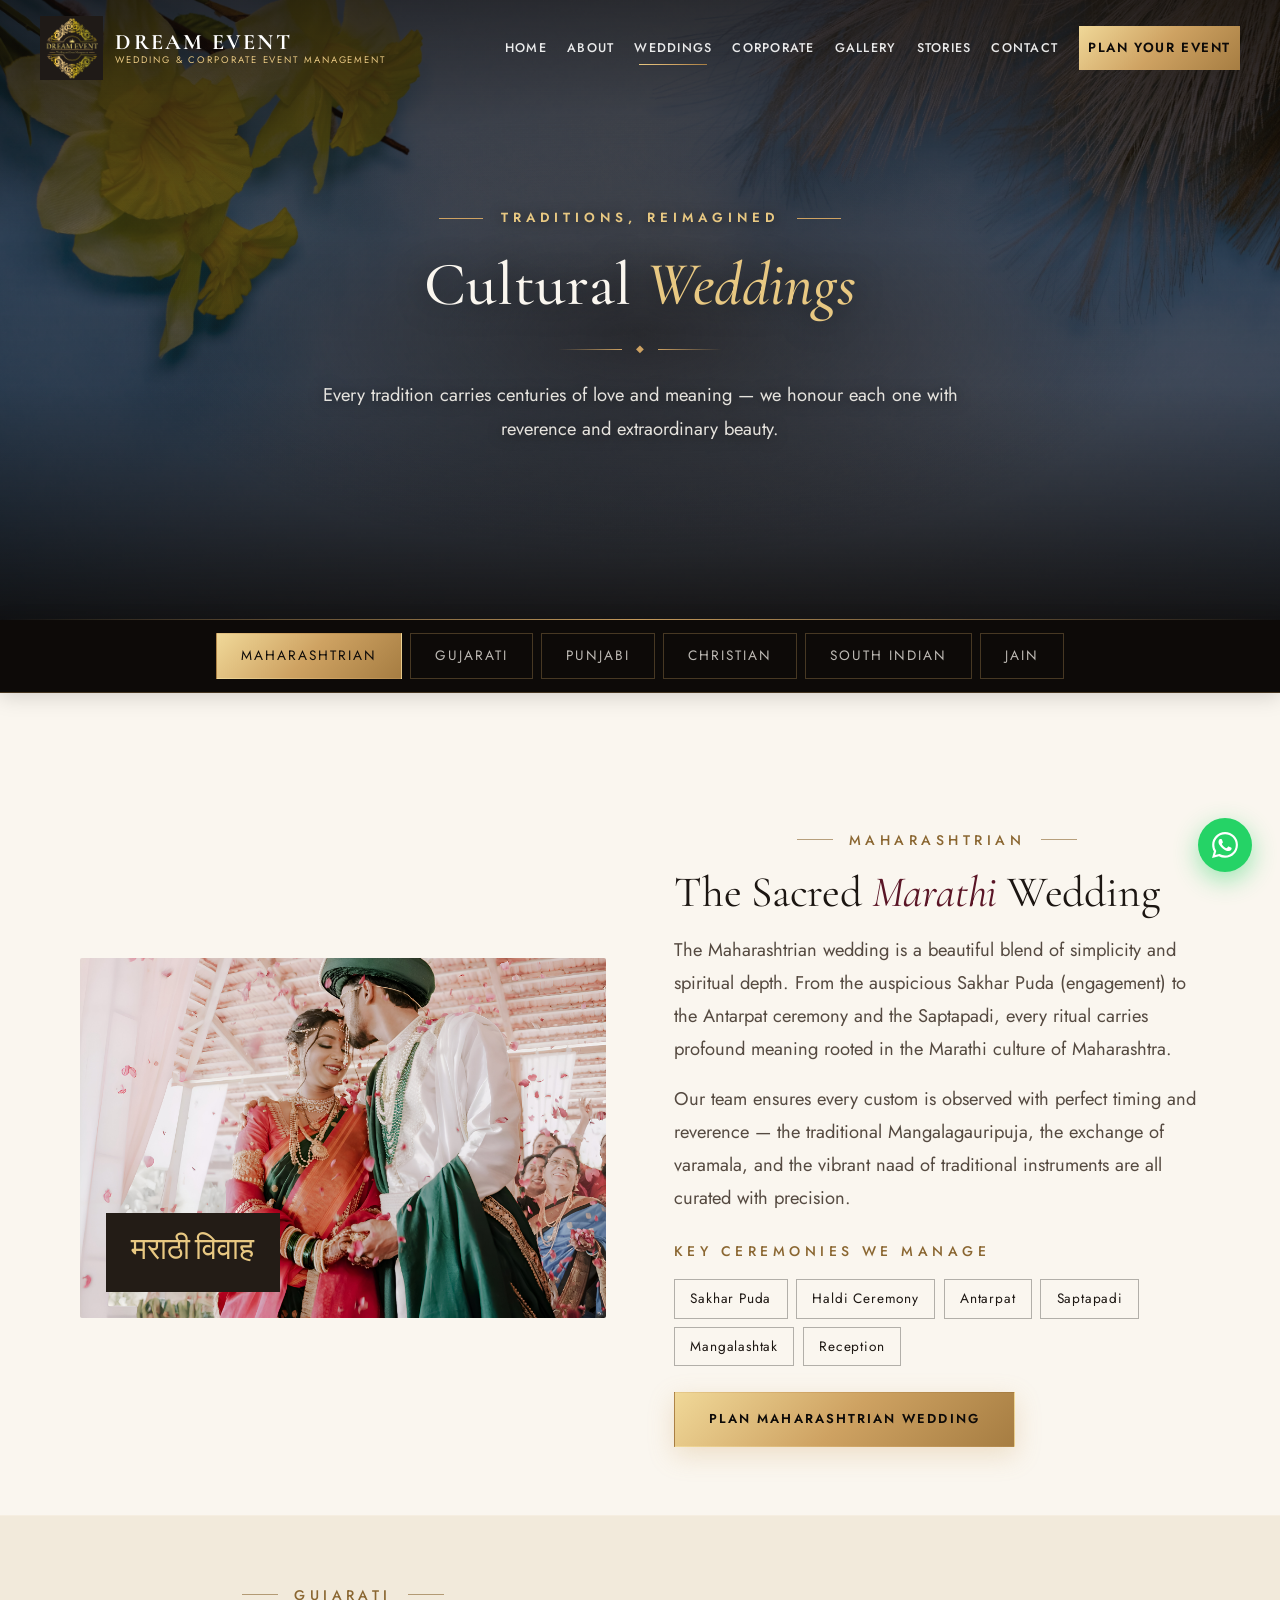
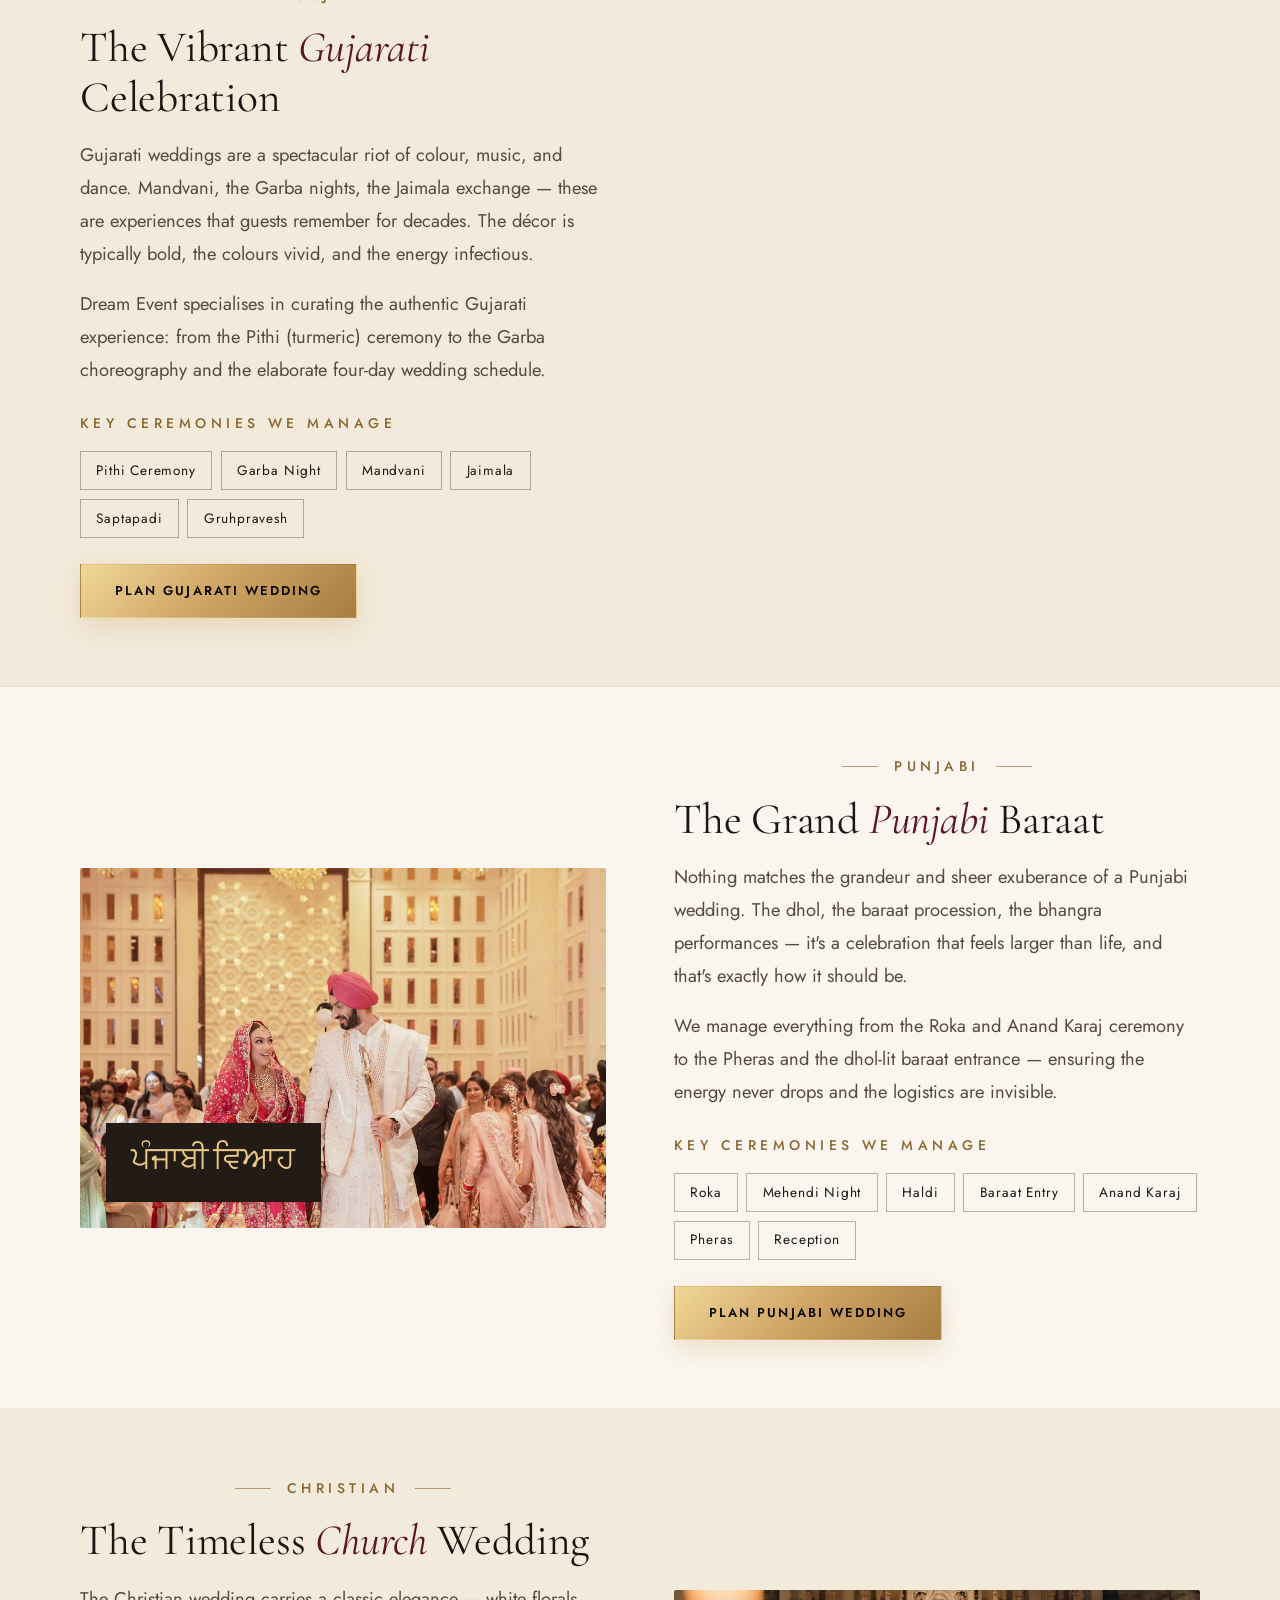
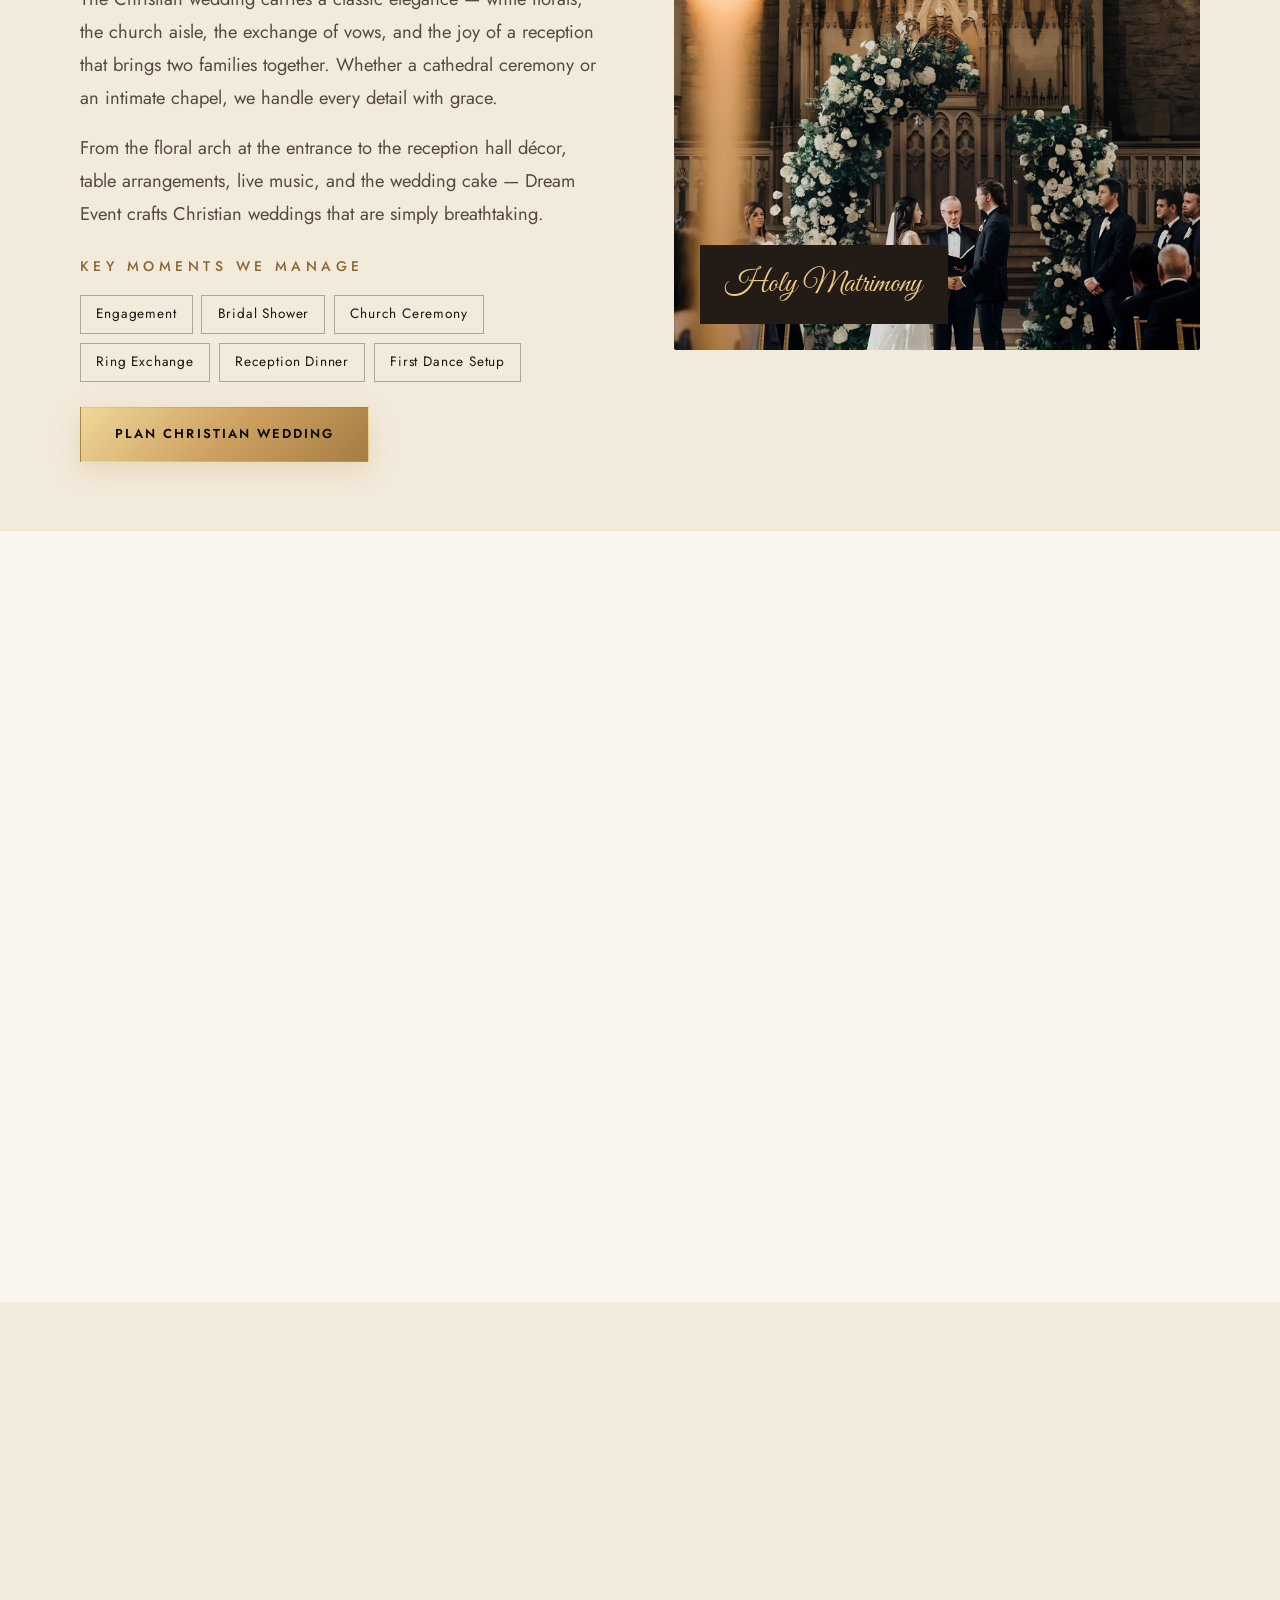
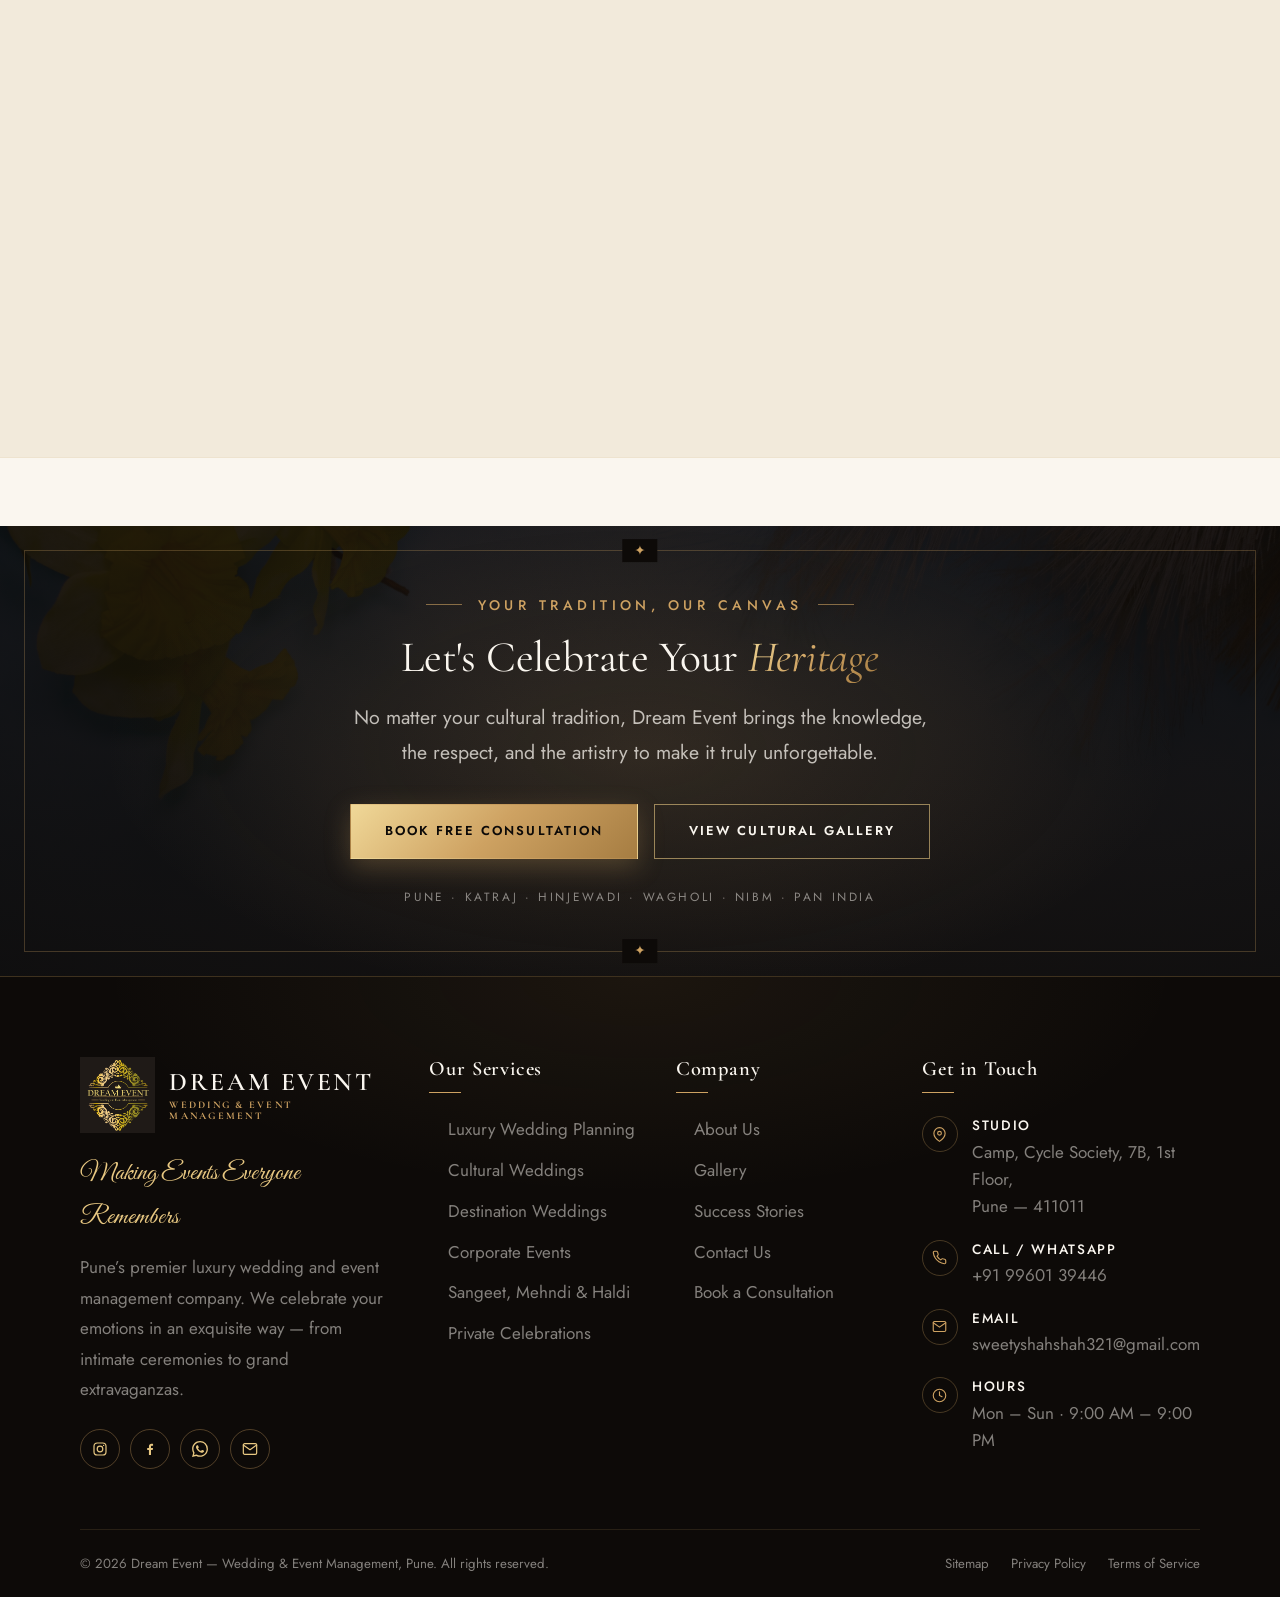
<file: cultural-weddings.html>
<!DOCTYPE html>
<html lang="en-IN" prefix="og: https://ogp.me/ns#">
<head>
  <meta charset="UTF-8">
  <meta name="viewport" content="width=device-width, initial-scale=1.0">
  <meta http-equiv="X-UA-Compatible" content="IE=edge">

  <!-- Primary SEO -->
  <title>Cultural Weddings Pune — Maharashtrian, Gujarati, Punjabi, Christian | Dream Event</title>
  <meta name="description" content="Dream Event specialises in all major Indian cultural weddings — Maharashtrian, Gujarati, Punjabi, Christian, South Indian, and Jain. Traditional rituals beautifully executed in Pune.">
  <meta name="keywords" content="maharashtrian wedding pune, gujarati wedding planner, punjabi wedding pune, christian wedding management, cultural wedding pune, christian wedding pune, south indian wedding pune, jain wedding pune">
  <meta name="author" content="Dream Event — Wedding and Event Management">
  <meta name="robots" content="index, follow, max-snippet:-1, max-image-preview:large, max-video-preview:-1">
  <link rel="canonical" href="https://www.dreamevent.in/cultural-weddings.html">

  <!-- Geo -->
  <meta name="geo.region" content="IN-MH">
  <meta name="geo.placename" content="Pune, Maharashtra, India">
  <meta name="geo.position" content="18.5204;73.8567">
  <meta name="ICBM" content="18.5204, 73.8567">

  <!-- Open Graph -->
  <meta property="og:type" content="website">
  <meta property="og:locale" content="en_IN">
  <meta property="og:title" content="Cultural Weddings Pune — Maharashtrian, Gujarati, Punjabi | Dream Event">
  <meta property="og:description" content="Specialists in all major Indian cultural weddings — Maharashtrian, Gujarati, Punjabi, Christian, South Indian, and Jain. Beautifully executed in Pune.">
  <meta property="og:url" content="https://www.dreamevent.in/cultural-weddings.html">
  <meta property="og:image" content="https://www.dreamevent.in/assets/banners/Wedding_Planning_banner.jpg">
  <meta property="og:image:width" content="1200">
  <meta property="og:image:height" content="630">
  <meta property="og:image:alt" content="Dream Event — Cultural Wedding Specialists in Pune">
  <meta property="og:site_name" content="Dream Event">

  <!-- Twitter Card -->
  <meta name="twitter:card" content="summary_large_image">
  <meta name="twitter:site" content="@dream_events787">
  <meta name="twitter:creator" content="@dream_events787">
  <meta name="twitter:title" content="Cultural Weddings Pune — Maharashtrian, Gujarati, Punjabi | Dream Event">
  <meta name="twitter:description" content="Specialists in Maharashtrian, Gujarati, Punjabi, Christian, South Indian, and Jain weddings in Pune.">
  <meta name="twitter:image" content="https://www.dreamevent.in/assets/banners/Wedding_Planning_banner.jpg">
  <meta name="twitter:image:alt" content="Dream Event — Cultural Wedding Specialists in Pune">

  <!-- Favicons -->
  <link rel="icon" type="image/png" href="assets/Logo_Main.png">
  <link rel="apple-touch-icon" href="assets/Logo_Main.png">

  <!-- Fonts -->
  <link rel="preconnect" href="https://fonts.googleapis.com">
  <link rel="preconnect" href="https://fonts.gstatic.com" crossorigin>
  <link href="https://fonts.googleapis.com/css2?family=Cormorant+Garamond:ital,wght@0,300;0,400;0,500;0,600;0,700;1,300;1,400;1,500&family=Great+Vibes&family=Jost:wght@300;400;500;600&display=swap" rel="stylesheet">

  <!-- PWA -->
  <link rel="manifest" href="/manifest.json">
  <meta name="theme-color" content="#0D0A08">
  <meta name="mobile-web-app-capable" content="yes">
  <meta name="apple-mobile-web-app-capable" content="yes">
  <meta name="apple-mobile-web-app-status-bar-style" content="default">
  <meta name="apple-mobile-web-app-title" content="Dream Event">

  <!-- Structured Data -->
  <script type="application/ld+json">
  {
    "@context": "https://schema.org",
    "@graph": [
      {
        "@type": "Service",
        "@id": "https://www.dreamevent.in/cultural-weddings.html",
        "name": "Cultural Wedding Planning in Pune",
        "serviceType": "Cultural Wedding Planning",
        "description": "Specialists in all major Indian cultural weddings — Maharashtrian, Gujarati, Punjabi, Christian, South Indian, and Jain weddings in Pune.",
        "provider": { "@id": "https://www.dreamevent.in/#business" },
        "areaServed": [{ "@type": "City", "name": "Pune" }, { "@type": "Country", "name": "India" }],
        "url": "https://www.dreamevent.in/cultural-weddings.html",
        "hasOfferCatalog": {
          "@type": "OfferCatalog",
          "name": "Cultural Wedding Services",
          "itemListElement": [
            { "@type": "Offer", "itemOffered": { "@type": "Service", "name": "Maharashtrian Wedding" } },
            { "@type": "Offer", "itemOffered": { "@type": "Service", "name": "Gujarati Wedding" } },
            { "@type": "Offer", "itemOffered": { "@type": "Service", "name": "Punjabi Wedding" } },
            { "@type": "Offer", "itemOffered": { "@type": "Service", "name": "Christian Wedding" } },
            { "@type": "Offer", "itemOffered": { "@type": "Service", "name": "South Indian Wedding" } },
            { "@type": "Offer", "itemOffered": { "@type": "Service", "name": "Jain Wedding" } }
          ]
        }
      },
      {
        "@type": "BreadcrumbList",
        "itemListElement": [
          { "@type": "ListItem", "position": 1, "name": "Home", "item": "https://www.dreamevent.in/" },
          { "@type": "ListItem", "position": 2, "name": "Cultural Weddings", "item": "https://www.dreamevent.in/cultural-weddings.html" }
        ]
      }
    ]
  }
  </script>
  <link rel="stylesheet" href="assets/css/global.css">
  <style>

  /* ── UNIFORM PAGE HERO ─────────────────────────────────────────── */
  .page-hero {
    height: 50vh;
    min-height: 360px;
    position: relative;
    display: flex;
    align-items: center;
    justify-content: center;
    overflow: hidden;
    background: #0D0A08;
  }
  .page-hero::after {
    content: '';
    position: absolute;
    bottom: 0; left: 0; right: 0;
    height: 2px;
    background: linear-gradient(90deg, transparent 0%, #CEA262 30%, #E8C882 50%, #CEA262 70%, transparent 100%);
    z-index: 4;
  }
  .page-hero-bg {
    position: absolute;
    inset: 0;
    background-size: cover;
    background-position: center 30%;
    transform: scale(1.06);
    transition: transform 8s var(--ease-luxury, ease);
  }
  .page-hero:hover .page-hero-bg { transform: scale(1.0); }
  .page-hero-overlay {
    position: absolute;
    inset: 0;
    background: linear-gradient(to bottom,
      rgba(13,10,8,0.55) 0%,
      rgba(10,8,6,0.88) 100%);
  }
  .page-hero-img {
    position: absolute; inset: 0;
    width: 100%; height: 100%;
    object-fit: cover; object-position: center 30%;
    opacity: 0.4;
  }
  .page-hero-content {
    position: relative;
    z-index: 2;
    text-align: center;
    color: #FAF6EF;
    padding: 0 2rem;
    width: 100%;
    max-width: 860px;
    display: flex;
    flex-direction: column;
    align-items: center;
  }
  .page-hero-content::before {
    content: '';
    display: block;
    width: 1px;
    height: 44px;
    background: linear-gradient(to bottom, transparent, #CEA262);
    margin-bottom: 1.4rem;
  }
  .page-hero-eyebrow {
    font-family: var(--font-body, sans-serif);
    font-size: 0.75rem;
    letter-spacing: 0.35em;
    text-transform: uppercase;
    color: #CEA262;
    font-weight: 500;
    display: flex;
    align-items: center;
    justify-content: center;
    gap: 14px;
    margin-bottom: 1.2rem;
  }
  .page-hero-eyebrow::before {
    content: '';
    display: block; height: 1px; width: 44px;
    background: linear-gradient(to right, transparent, #CEA262);
  }
  .page-hero-eyebrow::after {
    content: '';
    display: block; height: 1px; width: 44px;
    background: linear-gradient(to left, transparent, #CEA262);
  }
  .page-hero-title {
    font-family: var(--font-display, Georgia, serif);
    font-size: clamp(2.5rem, 6vw, 5rem);
    font-weight: 300;
    line-height: 1.1;
    color: #FFFFFF;
    margin-bottom: 0.8rem;
    letter-spacing: -0.01em;
  }
  .page-hero-title em {
    font-style: italic;
    color: #E8C882;
  }
  .page-hero-sub { display: none; }
  .breadcrumb, .page-breadcrumb {
    font-family: var(--font-body, sans-serif);
    font-size: 0.75rem;
    color: rgba(250,246,239,0.45);
    letter-spacing: 0.08em;
    margin-top: 0.8rem;
  }
  .breadcrumb a, .page-breadcrumb a { color: #CEA262; text-decoration: none; }
  .page-title {
    font-family: var(--font-display, Georgia, serif);
    font-size: clamp(2.5rem, 6vw, 5rem);
    font-weight: 300;
    line-height: 1.1;
    color: #FFFFFF;
    margin-bottom: 0.8rem;
  }
  .page-title em { font-style: italic; color: #E8C882; }

    .breadcrumb { font-family:var(--font-body);font-size:0.8rem;color:var(--on-dark-body);letter-spacing:1px; }
    .breadcrumb a { color:var(--gold);text-decoration:none; }

    /* Culture Filter Tabs */
    .culture-filter { padding:0.75rem 0;background: linear-gradient(135deg, #E8C882 0%, #CEA262 55%, #A67D42 100%);position:sticky;top:80px;z-index:90; color: #17120E; box-shadow: 0 4px 20px rgba(0,0,0,0.15);
}
    .culture-tabs { display:flex;gap:0.5rem;justify-content:center;flex-wrap:wrap; }
    .culture-tab {
      font-family:var(--font-body);font-size:0.8rem;letter-spacing:2px;text-transform:uppercase;
      padding:0.6rem 1.4rem;border:1px solid rgba(23,18,14,0.25);color:rgba(23,18,14,0.75);
      background:transparent;cursor:pointer;transition:all 0.3s ease;text-decoration:none;
    }
    .culture-tab:hover, .culture-tab.active { background:#17120E;border-color:#17120E;color:#FAF6EF; }

    /* Culture Card Full */
    .culture-cards { padding:var(--section-pad) 0; }
    .culture-card-full {
      padding:var(--section-pad) 0;
      border-bottom:1px solid rgba(206,162,98,0.1);
      scroll-margin-top: 145px;
    }
    .culture-card-full:nth-child(even) { background:var(--off-white); }
    .culture-card-full:nth-child(odd) { background:var(--cream); }
    .culture-card-grid { display:grid;grid-template-columns:1fr 1fr;gap:4rem;align-items:center; }
    .culture-card-full:nth-child(even) .culture-card-grid { direction:rtl; }
    .culture-card-full:nth-child(even) .culture-card-grid > * { direction:ltr; }
    .culture-img-wrap { position:relative;overflow:hidden;border-radius:2px; }
    .culture-img-wrap img { width:100%;height:450px;object-fit:cover;display:block;transition:transform 0.5s ease; }
    .culture-img-wrap:hover img { transform:scale(1.03); }
    .culture-img-badge {
      position:absolute;bottom:1.5rem;left:1.5rem;
      background:var(--burgundy);color:var(--gold-light);
      font-family:var(--font-script);font-size:1.8rem;
      padding:0.75rem 1.5rem;
    }
    .culture-text .section-label { margin-bottom:0.5rem; color: var(--gold); }
    .culture-text .section-title { margin-bottom:1.5rem; }
    .culture-text p { font-family:var(--font-body);font-size:1rem;line-height:1.9;color:var(--text-muted);margin-bottom:1rem; }
    .culture-rituals { margin:1.5rem 0; }
    .culture-rituals h4 { font-family:var(--font-body);font-size:0.8rem;letter-spacing:3px;text-transform:uppercase;color: var(--charcoal);margin-bottom:1rem;font-weight:600; }
    .ritual-tags { display:flex;flex-wrap:wrap;gap:0.5rem; }
    .ritual-tag { font-family:var(--font-body);font-size:0.8rem;padding:0.4rem 0.9rem;border:1px solid rgba(13,10,8,0.3);color: var(--charcoal);letter-spacing:0.5px; }

    /* CTA */
    .cultural-cta { padding:5rem 0;background: linear-gradient(135deg, #E8C882 0%, #CEA262 55%, #A67D42 100%);text-align:center;   color: #17120E;
}
    .cultural-cta h2 { font-family:var(--font-display);font-size:clamp(2rem,4vw,3rem);font-weight:300;color:var(--cream);margin-bottom:1rem; }
    .cultural-cta h2 em { font-style:italic;color:var(--gold-light); }
    .cultural-cta p { font-family:var(--font-body);font-size:1rem;color:var(--on-dark-body);max-width:500px;margin:0 auto 2rem;line-height:1.8; }
  
</style>
  <link rel="stylesheet" href="assets/css/luxe.css">
</head>
<body class="page-cultural-weddings">
  <div class="scroll-progress" aria-hidden="true"></div>

  <header class="site-header">
    <nav class="navbar hero-nav" role="navigation" aria-label="Main navigation">
      <a href="index.html" class="navbar-logo" aria-label="Dream Event Home">
        <div class="navbar-logo-emblem">
          <img src="assets/Logo_Main.png" alt="Dream Event Logo" width="72" height="72">
        </div>
        <div class="navbar-logo-text">
          <span class="main-name">Dream Event</span>
          <span class="sub-name">Wedding &amp; Corporate Event Management</span>
        </div>
      </a>

      <ul class="nav-links" role="list">
        <li><a href="index.html">Home</a></li>
        <li><a href="about.html">About</a></li>
        <li>
          <a href="weddings.html" class="active">Weddings</a>
          <div class="dropdown" role="menu">
            <a href="weddings.html" role="menuitem">Wedding Planning</a>
            <a href="cultural-weddings.html" role="menuitem" class="active" aria-current="page">Cultural Weddings</a>
            <a href="destination-weddings.html" role="menuitem">Destination Weddings</a>
          </div>
        </li>
        <li><a href="corporate-events.html">Corporate</a></li>
        <li><a href="gallery.html">Gallery</a></li>
        <li><a href="success-stories.html">Stories</a></li>
        <li><a href="contact.html">Contact</a></li>
        <li><a href="contact.html" class="nav-cta"><span>Plan Your Event</span></a></li>
      </ul>

      <button class="hamburger" aria-label="Toggle mobile menu" aria-expanded="false">
        <span></span><span></span><span></span>
      </button>
    </nav>

    <!-- Mobile Menu -->
    <div class="mobile-menu" role="dialog" aria-label="Mobile navigation" aria-modal="true">
      <ul class="mobile-nav-links" role="list">
        <li><a href="index.html">Home</a></li>
        <li><a href="about.html">About</a></li>
        <li><a href="weddings.html">Weddings</a></li>
        <li><a href="cultural-weddings.html" class="active" aria-current="page">Cultural Weddings</a></li>
        <li><a href="destination-weddings.html">Destination Weddings</a></li>
        <li><a href="corporate-events.html">Corporate Events</a></li>
        <li><a href="gallery.html">Gallery</a></li>
        <li><a href="success-stories.html">Success Stories</a></li>
        <li><a href="contact.html">Contact</a></li>
      </ul>
      <div class="mobile-menu-contact">
        <a href="tel:+919960139446">+91 99601 39446</a>
        <a href="contact.html" class="btn btn-gold"><span>Plan Your Event</span></a>
      </div>
    </div>
  </header>

  <main>
    <!-- Hero -->
    <section class="page-hero">
      <div class="page-hero-bg" style="background-image: url('assets/banners/Cultural_Weddings_banner.jpg');" aria-hidden="true"></div>
      <div class="page-hero-overlay" aria-hidden="true"></div>
      <div class="page-hero-content">
        <p class="page-hero-eyebrow">Traditions, Reimagined</p>
        <h1 class="page-hero-title">Cultural <em>Weddings</em></h1>
        <span class="page-hero-divider" aria-hidden="true">◆</span>
        <p class="page-hero-sub">Every tradition carries centuries of love and meaning — we honour each one with reverence and extraordinary beauty.</p>
      </div>
    </section>

    <!-- Culture Filter Tabs -->
    <nav class="culture-filter" aria-label="Filter by culture">
      <div class="culture-tabs">
        <a href="#maharashtrian" class="culture-tab active">Maharashtrian</a>
        <a href="#gujarati" class="culture-tab">Gujarati</a>
        <a href="#punjabi" class="culture-tab">Punjabi</a>
        <a href="#christian" class="culture-tab">Christian</a>
        <a href="#south-indian" class="culture-tab">South Indian</a>
        <a href="#jain" class="culture-tab">Jain</a>
      </div>
    </nav>

    <!-- Culture Cards -->
    <div class="culture-cards">

      <!-- Maharashtrian -->
      <div class="culture-card-full" id="maharashtrian">
        <div class="container">
          <div class="culture-card-grid">
            <div class="culture-img-wrap reveal-left">
              <img src="assets/Cutural-Wedding/maharashtrian-wedding.jpg" alt="Maharashtrian wedding" loading="lazy">
              <div class="culture-img-badge">मराठी विवाह</div>
            </div>
            <div class="culture-text reveal-right">
              <p class="section-label">Maharashtrian</p>
              <h2 class="section-title">The Sacred <em>Marathi</em> Wedding</h2>
              <p>The Maharashtrian wedding is a beautiful blend of simplicity and spiritual depth. From the auspicious Sakhar Puda (engagement) to the Antarpat ceremony and the Saptapadi, every ritual carries profound meaning rooted in the Marathi culture of Maharashtra.</p>
              <p>Our team ensures every custom is observed with perfect timing and reverence — the traditional Mangalagauripuja, the exchange of varamala, and the vibrant naad of traditional instruments are all curated with precision.</p>
              <div class="culture-rituals">
                <h4>Key Ceremonies We Manage</h4>
                <div class="ritual-tags">
                  <span class="ritual-tag">Sakhar Puda</span>
                  <span class="ritual-tag">Haldi Ceremony</span>
                  <span class="ritual-tag">Antarpat</span>
                  <span class="ritual-tag">Saptapadi</span>
                  <span class="ritual-tag">Mangalashtak</span>
                  <span class="ritual-tag">Reception</span>
                </div>
              </div>
              <a href="contact.html?type=maharashtrian" class="btn btn-primary"><span>Plan Maharashtrian Wedding</span></a>
            </div>
          </div>
        </div>
      </div>

      <!-- Gujarati -->
      <div class="culture-card-full" id="gujarati">
        <div class="container">
          <div class="culture-card-grid">
            <div class="culture-img-wrap reveal-left">
              <img src="assets/Cutural-Wedding/gujrati-wedding.jpg" alt="Gujarati wedding" loading="lazy">
              <div class="culture-img-badge">ગુજરાતી લગ્ન</div>
            </div>
            <div class="culture-text reveal-right">
              <p class="section-label">Gujarati</p>
              <h2 class="section-title">The Vibrant <em>Gujarati</em> Celebration</h2>
              <p>Gujarati weddings are a spectacular riot of colour, music, and dance. Mandvani, the Garba nights, the Jaimala exchange — these are experiences that guests remember for decades. The décor is typically bold, the colours vivid, and the energy infectious.</p>
              <p>Dream Event specialises in curating the authentic Gujarati experience: from the Pithi (turmeric) ceremony to the Garba choreography and the elaborate four-day wedding schedule.</p>
              <div class="culture-rituals">
                <h4>Key Ceremonies We Manage</h4>
                <div class="ritual-tags">
                  <span class="ritual-tag">Pithi Ceremony</span>
                  <span class="ritual-tag">Garba Night</span>
                  <span class="ritual-tag">Mandvani</span>
                  <span class="ritual-tag">Jaimala</span>
                  <span class="ritual-tag">Saptapadi</span>
                  <span class="ritual-tag">Gruhpravesh</span>
                </div>
              </div>
              <a href="contact.html?type=gujarati" class="btn btn-primary"><span>Plan Gujarati Wedding</span></a>
            </div>
          </div>
        </div>
      </div>

      <!-- Punjabi -->
      <div class="culture-card-full" id="punjabi">
        <div class="container">
          <div class="culture-card-grid">
            <div class="culture-img-wrap reveal-left">
              <img src="assets/Cutural-Wedding/punjabi-wedding1.jpg" alt="Punjabi wedding" loading="lazy">
              <div class="culture-img-badge">ਪੰਜਾਬੀ ਵਿਆਹ</div>
            </div>
            <div class="culture-text reveal-right">
              <p class="section-label">Punjabi</p>
              <h2 class="section-title">The Grand <em>Punjabi</em> Baraat</h2>
              <p>Nothing matches the grandeur and sheer exuberance of a Punjabi wedding. The dhol, the baraat procession, the bhangra performances — it's a celebration that feels larger than life, and that's exactly how it should be.</p>
              <p>We manage everything from the Roka and Anand Karaj ceremony to the Pheras and the dhol-lit baraat entrance — ensuring the energy never drops and the logistics are invisible.</p>
              <div class="culture-rituals">
                <h4>Key Ceremonies We Manage</h4>
                <div class="ritual-tags">
                  <span class="ritual-tag">Roka</span>
                  <span class="ritual-tag">Mehendi Night</span>
                  <span class="ritual-tag">Haldi</span>
                  <span class="ritual-tag">Baraat Entry</span>
                  <span class="ritual-tag">Anand Karaj</span>
                  <span class="ritual-tag">Pheras</span>
                  <span class="ritual-tag">Reception</span>
                </div>
              </div>
              <a href="contact.html?type=punjabi" class="btn btn-primary"><span>Plan Punjabi Wedding</span></a>
            </div>
          </div>
        </div>
      </div>

      <!-- Christian -->
      <div class="culture-card-full" id="christian">
        <div class="container">
          <div class="culture-card-grid">
            <div class="culture-img-wrap reveal-left">
              <img src="assets/Cutural-Wedding/Christian-wedding.jpg" alt="Christian wedding" loading="lazy">
              <div class="culture-img-badge">Holy Matrimony</div>
            </div>
            <div class="culture-text reveal-right">
              <p class="section-label">Christian</p>
              <h2 class="section-title">The Timeless <em>Church</em> Wedding</h2>
              <p>The Christian wedding carries a classic elegance — white florals, the church aisle, the exchange of vows, and the joy of a reception that brings two families together. Whether a cathedral ceremony or an intimate chapel, we handle every detail with grace.</p>
              <p>From the floral arch at the entrance to the reception hall décor, table arrangements, live music, and the wedding cake — Dream Event crafts Christian weddings that are simply breathtaking.</p>
              <div class="culture-rituals">
                <h4>Key Moments We Manage</h4>
                <div class="ritual-tags">
                  <span class="ritual-tag">Engagement</span>
                  <span class="ritual-tag">Bridal Shower</span>
                  <span class="ritual-tag">Church Ceremony</span>
                  <span class="ritual-tag">Ring Exchange</span>
                  <span class="ritual-tag">Reception Dinner</span>
                  <span class="ritual-tag">First Dance Setup</span>
                </div>
              </div>
              <a href="contact.html?type=christian" class="btn btn-primary"><span>Plan Christian Wedding</span></a>
            </div>
          </div>
        </div>
      </div>

      <!-- South Indian -->
      <div class="culture-card-full" id="south-indian">
        <div class="container">
          <div class="culture-card-grid">
            <div class="culture-img-wrap reveal-left">
              <img src="assets/Cutural-Wedding/south-indian-wedding.jpg" alt="South Indian wedding" loading="lazy">
              <div class="culture-img-badge">தமிழ் திருமணம்</div>
            </div>
            <div class="culture-text reveal-right">
              <p class="section-label">South Indian</p>
              <h2 class="section-title">The Sacred <em>South Indian</em> Ceremony</h2>
              <p>South Indian weddings — whether Tamil, Telugu, Kannada, or Malayali — are deeply rooted in tradition and Vedic rituals. The vibrant floral décor, banana leaf settings, nadaswaram music, and elaborate kolam patterns are central to the experience.</p>
              <p>Our team works with expert priests and traditional vendors to ensure every ritual from Nichayathartham to the Saptapadi is performed with complete authenticity and cultural respect.</p>
              <div class="culture-rituals">
                <h4>Key Ceremonies We Manage</h4>
                <div class="ritual-tags">
                  <span class="ritual-tag">Nichayathartham</span>
                  <span class="ritual-tag">Mehendi</span>
                  <span class="ritual-tag">Mandap Rituals</span>
                  <span class="ritual-tag">Malaiadal</span>
                  <span class="ritual-tag">Saptapadi</span>
                  <span class="ritual-tag">Reception</span>
                </div>
              </div>
              <a href="contact.html?type=south-indian" class="btn btn-primary"><span>Plan South Indian Wedding</span></a>
            </div>
          </div>
        </div>
      </div>

      <!-- Jain -->
      <div class="culture-card-full" id="jain">
        <div class="container">
          <div class="culture-card-grid">
            <div class="culture-img-wrap reveal-left">
              <img src="assets/Cutural-Wedding/jain-wedding.jpg" alt="Jain wedding" loading="lazy">
              <div class="culture-img-badge">जैन विवाह</div>
            </div>
            <div class="culture-text reveal-right">
              <p class="section-label">Jain</p>
              <h2 class="section-title">The Pure <em>Jain</em> Wedding</h2>
              <p>Jain weddings are a celebration of simplicity, purity, and spiritual devotion. The ceremonies follow strict Jain customs — often without a fire ritual — and the décor reflects a refined, elegant aesthetic that respects the values of non-violence and minimalism.</p>
              <p>Dream Event works with expert Jain priests and sourcers familiar with traditional customs, ensuring every element from the Tilak to the Kansar ceremony is appropriately observed and beautifully presented.</p>
              <div class="culture-rituals">
                <h4>Key Ceremonies We Manage</h4>
                <div class="ritual-tags">
                  <span class="ritual-tag">Tilak Ceremony</span>
                  <span class="ritual-tag">Gotra Uchchar</span>
                  <span class="ritual-tag">Kansar</span>
                  <span class="ritual-tag">Var Kel</span>
                  <span class="ritual-tag">Lagna Vidhi</span>
                  <span class="ritual-tag">Gruhpravesh</span>
                </div>
              </div>
              <a href="contact.html?type=jain" class="btn btn-primary"><span>Plan Jain Wedding</span></a>
            </div>
          </div>
        </div>
      </div>
    </div>

    <!-- CTA -->
    <section class="cta-band" aria-label="Get in touch">
      <div class="cta-band-bg" style="background-image: url('assets/banners/Cultural_Weddings_banner.jpg');" aria-hidden="true"></div>
      <div class="cta-band-frame" aria-hidden="true"></div>
      <div class="cta-band-inner reveal">
        <p class="section-eyebrow">Your Tradition, Our Canvas</p>
        <h2 class="cta-band-title">Let's Celebrate Your <em>Heritage</em></h2>
        <p class="cta-band-text">No matter your cultural tradition, Dream Event brings the knowledge, the respect, and the artistry to make it truly unforgettable.</p>
        <div class="cta-band-actions">
          <a href="contact.html" class="btn btn-gold"><span>Book Free Consultation</span></a>
          <a href="gallery.html" class="btn btn-outline"><span>View Cultural Gallery</span></a>
        </div>
        <p class="cta-band-note">Pune · Katraj · Hinjewadi · Wagholi · NIBM · Pan India</p>
      </div>
    </section>
  </main>

  <!-- Footer -->
  <footer class="site-footer" role="contentinfo">
    <div class="container">
      <div class="footer-grid">
        <div class="footer-brand">
          <a href="index.html" class="footer-logo" aria-label="Dream Event Home">
            <img src="assets/Logo_Main.png" alt="Dream Event Logo" width="76" height="76" loading="lazy">
            <span class="footer-logo-text"><strong>Dream Event</strong><span>Wedding &amp; Event Management</span></span>
          </a>
          <span class="footer-tagline">Making Events Everyone Remembers</span>
          <p>Pune’s premier luxury wedding and event management company. We celebrate your emotions in an exquisite way — from intimate ceremonies to grand extravaganzas.</p>
          <div class="footer-social" aria-label="Social media links">
            <a href="https://instagram.com/dream_events787" target="_blank" rel="noopener noreferrer" aria-label="Instagram"><svg viewBox="0 0 24 24" fill="none" stroke="currentColor" stroke-width="1.8"><rect x="3" y="3" width="18" height="18" rx="5"/><circle cx="12" cy="12" r="4.2"/><circle cx="17.4" cy="6.6" r="1" fill="currentColor" stroke="none"/></svg></a>
            <a href="https://facebook.com/DreamEvents" target="_blank" rel="noopener noreferrer" aria-label="Facebook"><svg viewBox="0 0 24 24" fill="currentColor"><path d="M13.5 21v-7.5h2.6l.4-3h-3V8.6c0-.9.3-1.5 1.5-1.5h1.6V4.4c-.3 0-1.2-.1-2.3-.1-2.3 0-3.9 1.4-3.9 4V10.5H7.8v3h2.6V21h3.1z"/></svg></a>
            <a href="https://wa.me/919960139446" target="_blank" rel="noopener noreferrer" aria-label="WhatsApp"><svg viewBox="0 0 24 24" fill="currentColor"><path d="M17.47 14.38c-.3-.15-1.76-.87-2.03-.97-.27-.1-.47-.15-.67.15-.2.3-.77.97-.94 1.16-.17.2-.35.22-.64.07-.3-.15-1.26-.46-2.39-1.47-.88-.79-1.48-1.76-1.65-2.06-.17-.3-.02-.46.13-.6.13-.14.3-.35.45-.52.15-.18.2-.3.3-.5.1-.2.05-.37-.03-.52-.07-.15-.67-1.61-.92-2.2-.24-.58-.49-.5-.67-.51h-.57c-.2 0-.52.07-.79.37-.27.3-1.04 1.02-1.04 2.48s1.07 2.88 1.21 3.07c.15.2 2.1 3.2 5.08 4.49.71.31 1.26.49 1.7.63.71.22 1.36.19 1.87.12.57-.09 1.76-.72 2-1.41.25-.7.25-1.29.18-1.41-.08-.13-.28-.2-.57-.35M12.05 21.79a9.87 9.87 0 01-5.03-1.38l-.36-.21-3.74.98 1-3.65-.24-.37a9.86 9.86 0 01-1.51-5.26c0-5.45 4.44-9.88 9.89-9.88 2.64 0 5.12 1.03 6.99 2.9a9.83 9.83 0 012.89 6.99c0 5.45-4.44 9.88-9.89 9.88m8.41-18.3A11.82 11.82 0 0012.05 0C5.5 0 .16 5.34.16 11.89c0 2.1.55 4.14 1.59 5.95L.06 24l6.3-1.65a11.88 11.88 0 005.68 1.45h.01c6.55 0 11.89-5.34 11.89-11.89a11.82 11.82 0 00-3.48-8.41z"/></svg></a>
            <a href="mailto:sweetyshahshah321@gmail.com" aria-label="Email"><svg viewBox="0 0 24 24" fill="none" stroke="currentColor" stroke-width="1.8" stroke-linecap="round" stroke-linejoin="round"><rect x="2" y="4" width="20" height="16" rx="2"/><path d="M22 6l-10 7L2 6"/></svg></a>
          </div>
        </div>

        <div class="footer-col">
          <h4>Our Services</h4>
          <ul class="footer-links">
            <li><a href="weddings.html">Luxury Wedding Planning</a></li>
            <li><a href="cultural-weddings.html">Cultural Weddings</a></li>
            <li><a href="destination-weddings.html">Destination Weddings</a></li>
            <li><a href="corporate-events.html">Corporate Events</a></li>
            <li><a href="weddings.html">Sangeet, Mehndi &amp; Haldi</a></li>
            <li><a href="contact.html">Private Celebrations</a></li>
          </ul>
        </div>

        <div class="footer-col">
          <h4>Company</h4>
          <ul class="footer-links">
            <li><a href="about.html">About Us</a></li>
            <li><a href="gallery.html">Gallery</a></li>
            <li><a href="success-stories.html">Success Stories</a></li>
            <li><a href="contact.html">Contact Us</a></li>
            <li><a href="contact.html">Book a Consultation</a></li>
          </ul>
        </div>

        <div class="footer-col">
          <h4>Get in Touch</h4>
          <div class="footer-contact-item">
            <div class="footer-contact-icon" aria-hidden="true"><svg viewBox="0 0 24 24" fill="none" stroke="currentColor" stroke-width="1.8" stroke-linecap="round" stroke-linejoin="round"><path d="M21 10c0 7-9 13-9 13S3 17 3 10a9 9 0 0118 0z"/><circle cx="12" cy="10" r="3"/></svg></div>
            <div class="footer-contact-text"><strong>Studio</strong>Camp, Cycle Society, 7B, 1st Floor,<br>Pune — 411011</div>
          </div>
          <div class="footer-contact-item">
            <div class="footer-contact-icon" aria-hidden="true"><svg viewBox="0 0 24 24" fill="none" stroke="currentColor" stroke-width="1.8" stroke-linecap="round" stroke-linejoin="round"><path d="M22 16.9v3a2 2 0 01-2.2 2 19.8 19.8 0 01-8.6-3.1 19.5 19.5 0 01-6-6A19.8 19.8 0 012.1 4.2 2 2 0 014.1 2h3a2 2 0 012 1.7c.1.9.4 1.8.7 2.7a2 2 0 01-.5 2.1L8 9.8a16 16 0 006 6l1.3-1.3a2 2 0 012.1-.4c.9.3 1.8.6 2.7.7a2 2 0 011.7 2z"/></svg></div>
            <div class="footer-contact-text"><strong>Call / WhatsApp</strong><a href="tel:+919960139446">+91 99601 39446</a></div>
          </div>
          <div class="footer-contact-item">
            <div class="footer-contact-icon" aria-hidden="true"><svg viewBox="0 0 24 24" fill="none" stroke="currentColor" stroke-width="1.8" stroke-linecap="round" stroke-linejoin="round"><rect x="2" y="4" width="20" height="16" rx="2"/><path d="M22 6l-10 7L2 6"/></svg></div>
            <div class="footer-contact-text"><strong>Email</strong><a href="mailto:sweetyshahshah321@gmail.com">sweetyshahshah321@gmail.com</a></div>
          </div>
          <div class="footer-contact-item">
            <div class="footer-contact-icon" aria-hidden="true"><svg viewBox="0 0 24 24" fill="none" stroke="currentColor" stroke-width="1.8" stroke-linecap="round"><circle cx="12" cy="12" r="10"/><path d="M12 6v6l4 2"/></svg></div>
            <div class="footer-contact-text"><strong>Hours</strong>Mon – Sun · 9:00 AM – 9:00 PM</div>
          </div>
        </div>
      </div>

      <div class="footer-bottom">
        <p>© 2026 Dream Event — Wedding &amp; Event Management, Pune. All rights reserved.</p>
        <nav aria-label="Footer">
          <a href="sitemap.xml">Sitemap</a>
          <a href="#">Privacy Policy</a>
          <a href="#">Terms of Service</a>
        </nav>
      </div>
    </div>
  </footer>

  <!-- Floating Buttons -->
  <a href="https://wa.me/919960139446?text=Hello%20Dream%20Event%2C%20I%27d%20like%20to%20enquire%20about%20your%20services." class="floating-whatsapp" target="_blank" rel="noopener noreferrer" aria-label="Chat on WhatsApp"><svg viewBox="0 0 24 24" fill="currentColor"><path d="M17.47 14.38c-.3-.15-1.76-.87-2.03-.97-.27-.1-.47-.15-.67.15-.2.3-.77.97-.94 1.16-.17.2-.35.22-.64.07-.3-.15-1.26-.46-2.39-1.47-.88-.79-1.48-1.76-1.65-2.06-.17-.3-.02-.46.13-.6.13-.14.3-.35.45-.52.15-.18.2-.3.3-.5.1-.2.05-.37-.03-.52-.07-.15-.67-1.61-.92-2.2-.24-.58-.49-.5-.67-.51h-.57c-.2 0-.52.07-.79.37-.27.3-1.04 1.02-1.04 2.48s1.07 2.88 1.21 3.07c.15.2 2.1 3.2 5.08 4.49.71.31 1.26.49 1.7.63.71.22 1.36.19 1.87.12.57-.09 1.76-.72 2-1.41.25-.7.25-1.29.18-1.41-.08-.13-.28-.2-.57-.35M12.05 21.79a9.87 9.87 0 01-5.03-1.38l-.36-.21-3.74.98 1-3.65-.24-.37a9.86 9.86 0 01-1.51-5.26c0-5.45 4.44-9.88 9.89-9.88 2.64 0 5.12 1.03 6.99 2.9a9.83 9.83 0 012.89 6.99c0 5.45-4.44 9.88-9.89 9.88m8.41-18.3A11.82 11.82 0 0012.05 0C5.5 0 .16 5.34.16 11.89c0 2.1.55 4.14 1.59 5.95L.06 24l6.3-1.65a11.88 11.88 0 005.68 1.45h.01c6.55 0 11.89-5.34 11.89-11.89a11.82 11.82 0 00-3.48-8.41z"/></svg></a>
  <button class="back-to-top" aria-label="Back to top">↑</button>

  <script src="assets/js/main.js"></script>
</body>
</html>
</file>
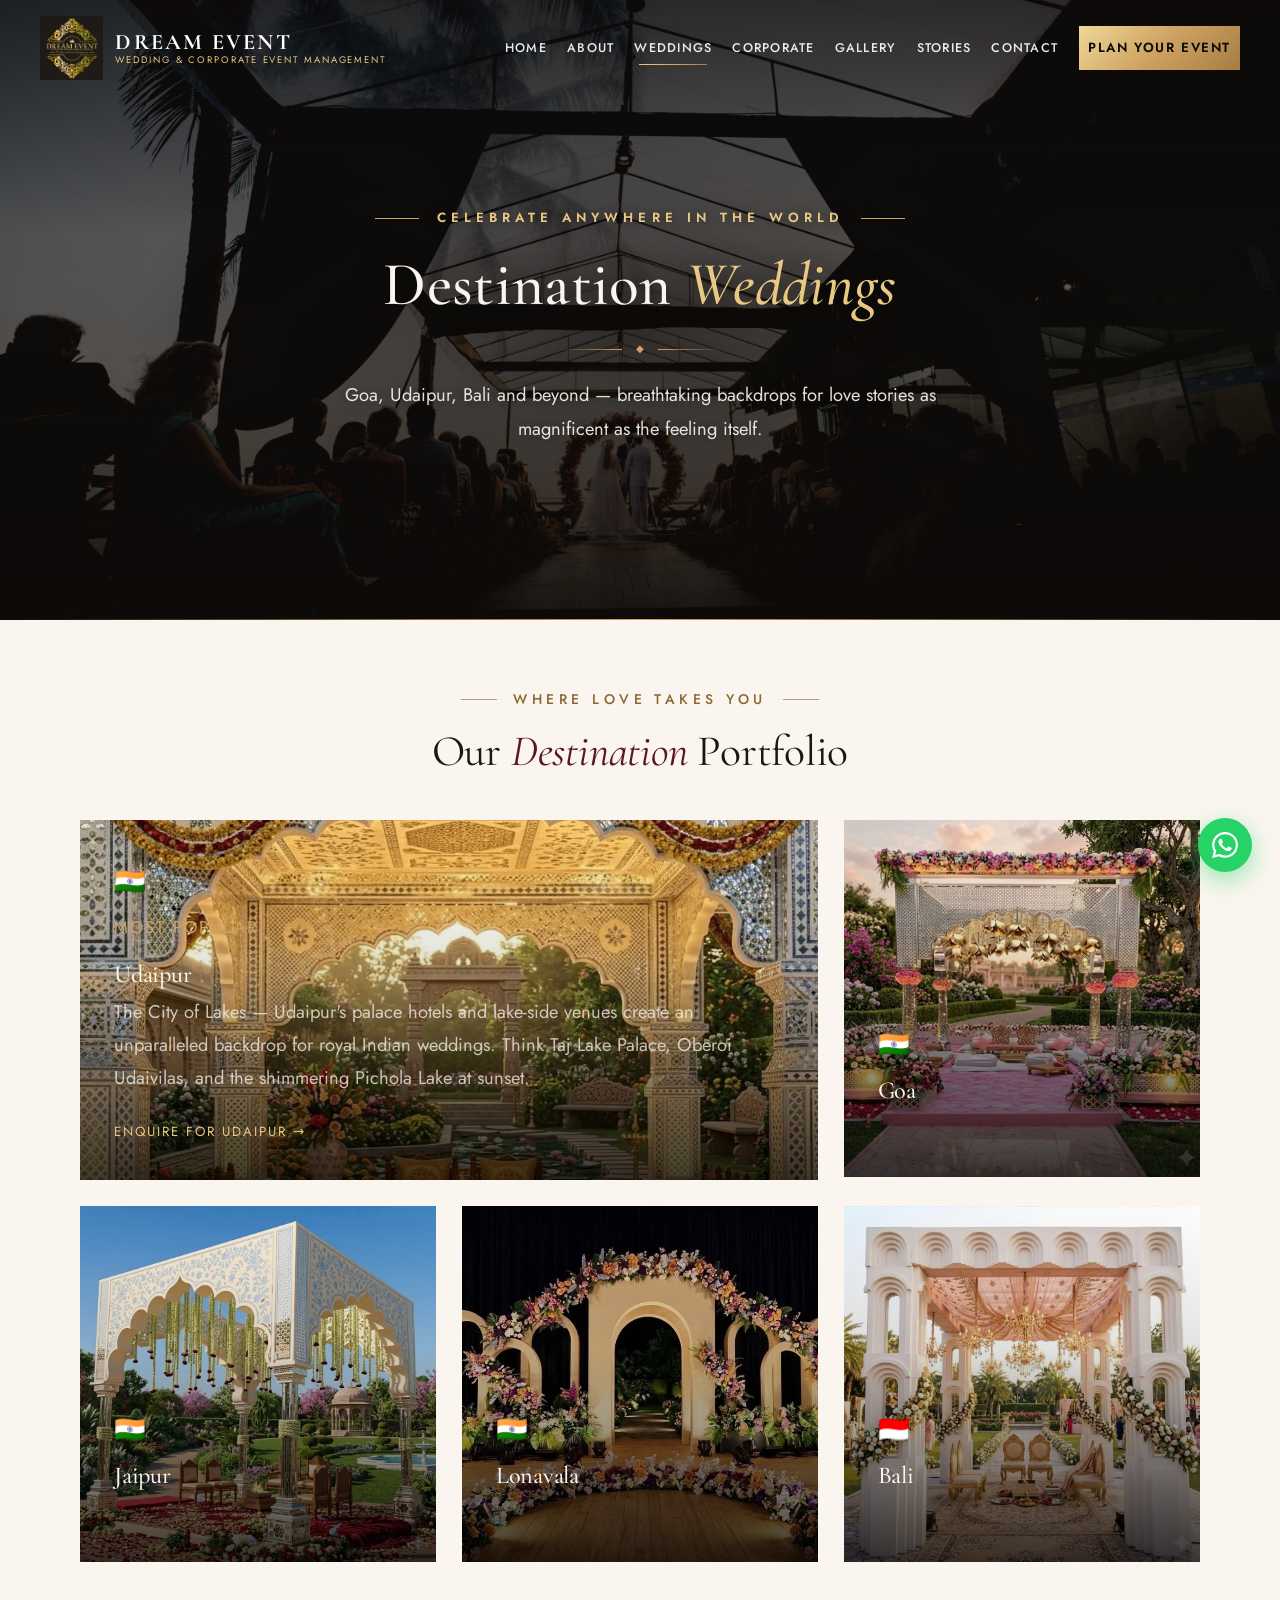
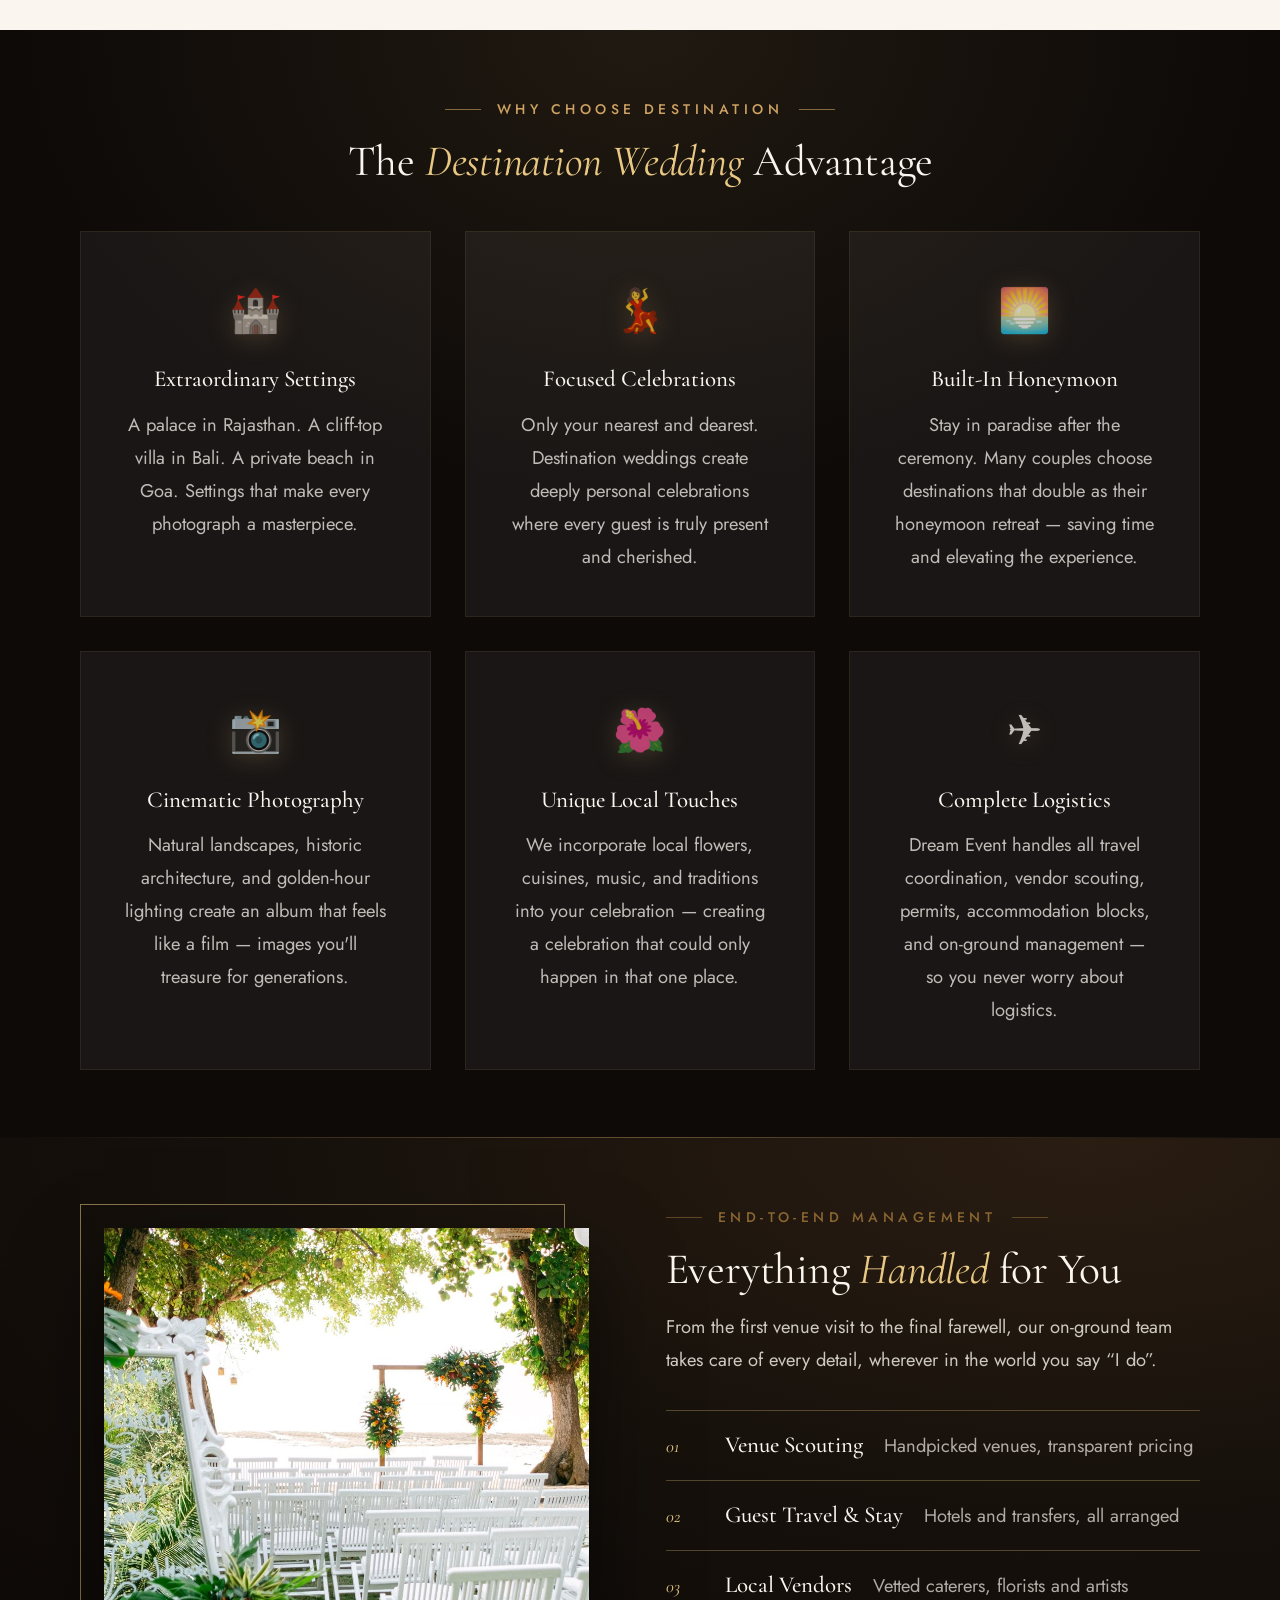
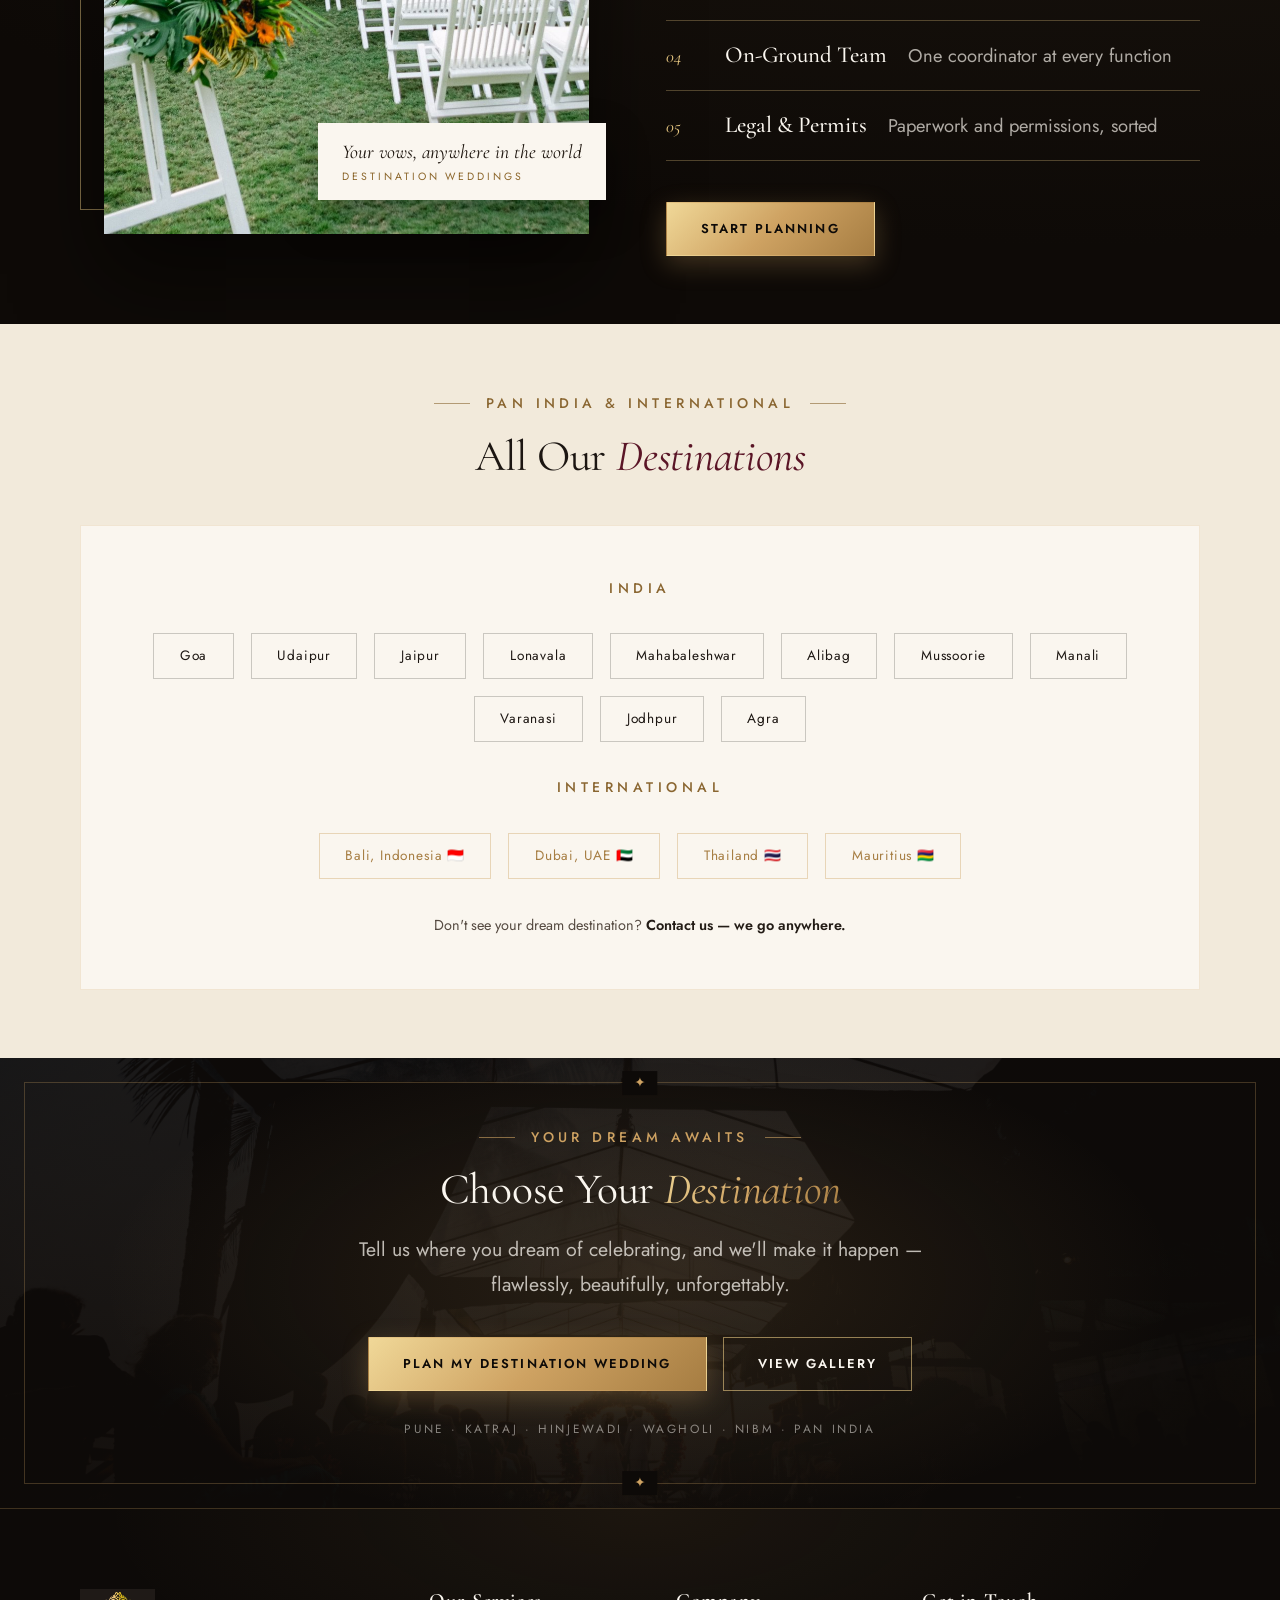
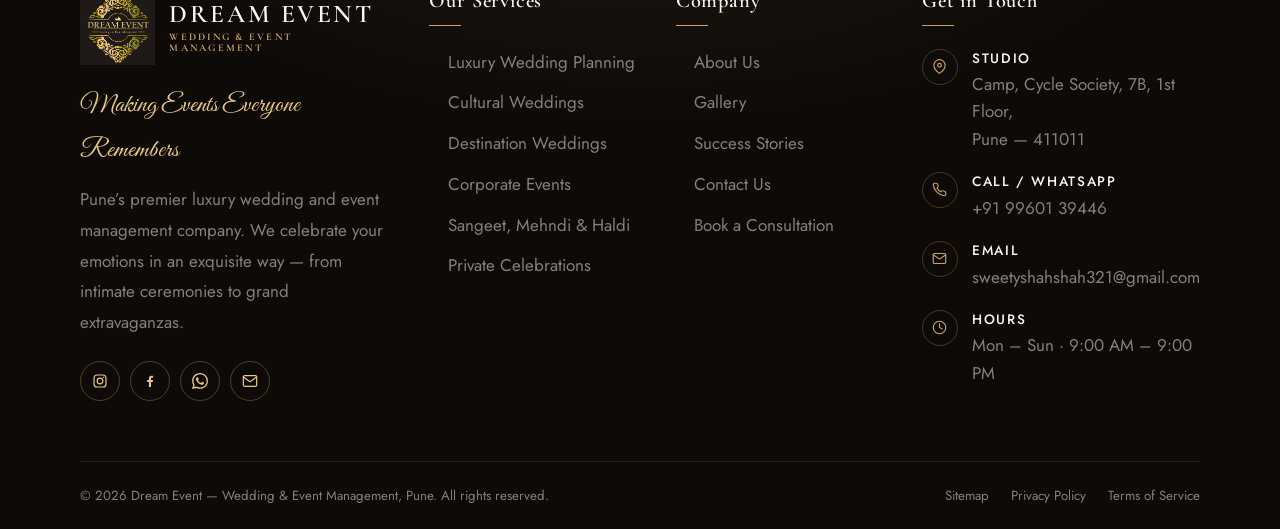
<file: destination-weddings.html>
<!DOCTYPE html>
<html lang="en-IN" prefix="og: https://ogp.me/ns#">
<head>
  <meta charset="UTF-8">
  <meta name="viewport" content="width=device-width, initial-scale=1.0">
  <meta http-equiv="X-UA-Compatible" content="IE=edge">

  <!-- Primary SEO -->
  <title>Destination Weddings — Goa, Udaipur, Jaipur, Bali | Dream Event Pune</title>
  <meta name="description" content="Dream Event plans stunning destination weddings across India and abroad — Goa, Udaipur, Jaipur, Bali, Lonavala. Full-service destination wedding management from Pune.">
  <meta name="keywords" content="destination wedding planner pune, goa wedding, udaipur wedding, jaipur wedding, bali wedding, destination wedding india, lonavala wedding">
  <meta name="author" content="Dream Event — Wedding and Event Management">
  <meta name="robots" content="index, follow, max-snippet:-1, max-image-preview:large, max-video-preview:-1">
  <link rel="canonical" href="https://www.dreamevent.in/destination-weddings.html">

  <!-- Geo -->
  <meta name="geo.region" content="IN-MH">
  <meta name="geo.placename" content="Pune, Maharashtra, India">
  <meta name="geo.position" content="18.5204;73.8567">
  <meta name="ICBM" content="18.5204, 73.8567">

  <!-- Open Graph -->
  <meta property="og:type" content="website">
  <meta property="og:locale" content="en_IN">
  <meta property="og:title" content="Destination Weddings — Goa, Udaipur, Jaipur, Bali | Dream Event Pune">
  <meta property="og:description" content="Stunning destination weddings across India and abroad — Goa, Udaipur, Jaipur, Bali, Lonavala. Full-service planning from Pune.">
  <meta property="og:url" content="https://www.dreamevent.in/destination-weddings.html">
  <meta property="og:image" content="https://www.dreamevent.in/assets/banners/Wedding_Planning_banner.jpg">
  <meta property="og:image:width" content="1200">
  <meta property="og:image:height" content="630">
  <meta property="og:image:alt" content="Dream Event — Destination Wedding Planning from Pune">
  <meta property="og:site_name" content="Dream Event">

  <!-- Twitter Card -->
  <meta name="twitter:card" content="summary_large_image">
  <meta name="twitter:site" content="@dream_events787">
  <meta name="twitter:creator" content="@dream_events787">
  <meta name="twitter:title" content="Destination Weddings — Goa, Udaipur, Jaipur, Bali | Dream Event">
  <meta name="twitter:description" content="Full-service destination wedding planning across India and abroad — Goa, Rajasthan, Bali, and beyond.">
  <meta name="twitter:image" content="https://www.dreamevent.in/assets/banners/Wedding_Planning_banner.jpg">
  <meta name="twitter:image:alt" content="Dream Event — Destination Wedding Planning from Pune">

  <!-- Favicons -->
  <link rel="icon" type="image/png" href="assets/Logo_Main.png">
  <link rel="apple-touch-icon" href="assets/Logo_Main.png">

  <!-- Fonts -->
  <link rel="preconnect" href="https://fonts.googleapis.com">
  <link rel="preconnect" href="https://fonts.gstatic.com" crossorigin>
  <link href="https://fonts.googleapis.com/css2?family=Cormorant+Garamond:ital,wght@0,300;0,400;0,500;0,600;0,700;1,300;1,400;1,500&family=Great+Vibes&family=Jost:wght@300;400;500;600&display=swap" rel="stylesheet">

  <!-- PWA -->
  <link rel="manifest" href="/manifest.json">
  <meta name="theme-color" content="#0D0A08">
  <meta name="mobile-web-app-capable" content="yes">
  <meta name="apple-mobile-web-app-capable" content="yes">
  <meta name="apple-mobile-web-app-status-bar-style" content="default">
  <meta name="apple-mobile-web-app-title" content="Dream Event">

  <!-- Structured Data -->
  <script type="application/ld+json">
  {
    "@context": "https://schema.org",
    "@graph": [
      {
        "@type": "Service",
        "@id": "https://www.dreamevent.in/destination-weddings.html",
        "name": "Destination Wedding Planning",
        "serviceType": "Destination Wedding Planning",
        "description": "Full-service destination wedding planning across India and abroad — Goa, Udaipur, Jaipur, Bali, Lonavala.",
        "provider": { "@id": "https://www.dreamevent.in/#business" },
        "areaServed": { "@type": "Country", "name": "India" },
        "url": "https://www.dreamevent.in/destination-weddings.html",
        "hasOfferCatalog": {
          "@type": "OfferCatalog",
          "name": "Destination Wedding Locations",
          "itemListElement": [
            { "@type": "Offer", "itemOffered": { "@type": "Service", "name": "Goa Destination Wedding" } },
            { "@type": "Offer", "itemOffered": { "@type": "Service", "name": "Udaipur Destination Wedding" } },
            { "@type": "Offer", "itemOffered": { "@type": "Service", "name": "Jaipur Destination Wedding" } },
            { "@type": "Offer", "itemOffered": { "@type": "Service", "name": "Bali Destination Wedding" } }
          ]
        }
      },
      {
        "@type": "BreadcrumbList",
        "itemListElement": [
          { "@type": "ListItem", "position": 1, "name": "Home", "item": "https://www.dreamevent.in/" },
          { "@type": "ListItem", "position": 2, "name": "Destination Weddings", "item": "https://www.dreamevent.in/destination-weddings.html" }
        ]
      }
    ]
  }
  </script>
  <link rel="stylesheet" href="assets/css/global.css">
  <style>

  /* ── UNIFORM PAGE HERO ─────────────────────────────────────────── */
  .page-hero {
    height: 50vh;
    min-height: 360px;
    position: relative;
    display: flex;
    align-items: center;
    justify-content: center;
    overflow: hidden;
    background: #0D0A08;
  }
  .page-hero::after {
    content: '';
    position: absolute;
    bottom: 0; left: 0; right: 0;
    height: 2px;
    background: linear-gradient(90deg, transparent 0%, #CEA262 30%, #E8C882 50%, #CEA262 70%, transparent 100%);
    z-index: 4;
  }
  .page-hero-bg {
    position: absolute;
    inset: 0;
    background-size: cover;
    background-position: center 30%;
    transform: scale(1.06);
    transition: transform 8s var(--ease-luxury, ease);
  }
  .page-hero:hover .page-hero-bg { transform: scale(1.0); }
  .page-hero-overlay {
    position: absolute;
    inset: 0;
    background: linear-gradient(to bottom,
      rgba(13,10,8,0.55) 0%,
      rgba(10,8,6,0.88) 100%);
  }
  .page-hero-img {
    position: absolute; inset: 0;
    width: 100%; height: 100%;
    object-fit: cover; object-position: center 30%;
    opacity: 0.4;
  }
  .page-hero-content {
    position: relative;
    z-index: 2;
    text-align: center;
    color: #FAF6EF;
    padding: 0 2rem;
    width: 100%;
    max-width: 860px;
    display: flex;
    flex-direction: column;
    align-items: center;
  }
  .page-hero-content::before {
    content: '';
    display: block;
    width: 1px;
    height: 44px;
    background: linear-gradient(to bottom, transparent, #CEA262);
    margin-bottom: 1.4rem;
  }
  .page-hero-eyebrow {
    font-family: var(--font-body, sans-serif);
    font-size: 0.75rem;
    letter-spacing: 0.35em;
    text-transform: uppercase;
    color: #CEA262;
    font-weight: 500;
    display: flex;
    align-items: center;
    justify-content: center;
    gap: 14px;
    margin-bottom: 1.2rem;
  }
  .page-hero-eyebrow::before {
    content: '';
    display: block; height: 1px; width: 44px;
    background: linear-gradient(to right, transparent, #CEA262);
  }
  .page-hero-eyebrow::after {
    content: '';
    display: block; height: 1px; width: 44px;
    background: linear-gradient(to left, transparent, #CEA262);
  }
  .page-hero-title {
    font-family: var(--font-display, Georgia, serif);
    font-size: clamp(2.5rem, 6vw, 5rem);
    font-weight: 300;
    line-height: 1.1;
    color: #FFFFFF;
    margin-bottom: 0.8rem;
    letter-spacing: -0.01em;
  }
  .page-hero-title em {
    font-style: italic;
    color: #E8C882;
  }
  .page-hero-sub { display: none; }
  .breadcrumb, .page-breadcrumb {
    font-family: var(--font-body, sans-serif);
    font-size: 0.75rem;
    color: rgba(250,246,239,0.45);
    letter-spacing: 0.08em;
    margin-top: 0.8rem;
  }
  .breadcrumb a, .page-breadcrumb a { color: #CEA262; text-decoration: none; }
  .page-title {
    font-family: var(--font-display, Georgia, serif);
    font-size: clamp(2.5rem, 6vw, 5rem);
    font-weight: 300;
    line-height: 1.1;
    color: #FFFFFF;
    margin-bottom: 0.8rem;
  }
  .page-title em { font-style: italic; color: #E8C882; }

    .breadcrumb { font-family:var(--font-body);font-size:0.8rem;color:var(--on-dark-body);letter-spacing:1px; }
    .breadcrumb a { color:var(--gold);text-decoration:none; }

    /* Destinations Grid */
    .destinations-section { padding:var(--section-pad) 0;background:var(--cream); }
    .dest-grid { display:grid;grid-template-columns:repeat(3,1fr);gap:1.5rem;margin-top:3rem; }
    .dest-card {
      position:relative;overflow:hidden;cursor:pointer;
      aspect-ratio:3/4;background:var(--off-white);
    }
    .dest-card.featured { grid-column:span 2;aspect-ratio:auto;min-height:450px; }
    .dest-card-bg { position:absolute;inset:0;background-size:cover;background-position:center;transition:transform 0.6s ease; }
    .dest-card:hover .dest-card-bg { transform:scale(1.05); }
    .dest-card-overlay { position:absolute;inset:0;background:linear-gradient(to top,rgba(0,0,0,0.75) 0%,rgba(0,0,0,0.1) 60%,transparent 100%);transition:background 0.4s ease; }
    .dest-card:hover .dest-card-overlay { background:linear-gradient(to top,rgba(13,10,8,0.8) 0%,rgba(0,0,0,0.2) 60%,transparent 100%); }
    .dest-card-info { position:absolute;bottom:0;left:0;right:0;padding:2rem;color:var(--cream); }
    .dest-flag { font-size:1.5rem;margin-bottom:0.5rem;display:block; }
    .dest-card-info h3 { font-family:var(--font-display);font-size:1.8rem;font-weight:400;margin-bottom:0.25rem; }
    .dest-card.featured .dest-card-info h3 { font-size:2.5rem; }
    .dest-card-info .dest-sub { font-family:var(--font-body);font-size:0.8rem;letter-spacing:2px;text-transform:uppercase;color:var(--gold);margin-bottom:1rem; }
    .dest-card-info p { font-family:var(--font-body);font-size:0.9rem;color:var(--on-dark-body);line-height:1.6;margin-bottom:1.2rem;display:none; }
    .dest-card.featured .dest-card-info p { display:block; }
    .dest-enquire {
      display:inline-flex;align-items:center;gap:0.5rem;
      font-family:var(--font-body);font-size:0.78rem;letter-spacing:2px;text-transform:uppercase;
      color:var(--gold-light);text-decoration:none;opacity:0;transition:opacity 0.3s ease;
    }
    .dest-card.featured .dest-enquire { opacity:1; }
    .dest-card:hover .dest-enquire { opacity:1; }

    /* Why Destination */
    .why-dest { padding:var(--section-pad) 0;background:var(--forest-green); }
    .why-dest .section-label { color:rgba(206,162,98,0.7); }
    .why-dest .section-title { color:var(--cream); }
    .why-grid { display:grid;grid-template-columns:repeat(3,1fr);gap:2rem;margin-top:3rem; }
    .why-item { padding:2.5rem;background:rgba(255,255,255,0.05);border:1px solid rgba(206,162,98,0.1);text-align:center;transition:background 0.3s ease; }
    .why-item:hover { background:rgba(255,255,255,0.1); }
    .why-icon { font-size:2.5rem;margin-bottom:1rem;display:block; }
    .why-item h4 { font-family:var(--font-display);font-size:1.3rem;font-weight:500;color:var(--gold-light);margin-bottom:0.75rem; }
    .why-item p { font-family:var(--font-body);font-size:0.9rem;color:var(--on-dark-body);line-height:1.7; }

    /* Logistics */
    .logistics-section { position:relative;padding:calc(var(--section-pad) + 1.5rem) 0;background:radial-gradient(120% 90% at 85% 0%,#2a1d12 0%,#15100b 55%,#0e0a07 100%);overflow:hidden; }
    .logistics-grid { display:grid;grid-template-columns:1fr 1.05fr;gap:clamp(3rem,6vw,6.5rem);align-items:center; }
    .logistics-photo { position:relative;margin:0 0 0 1.4rem; }
    .logistics-photo::before { content:"";position:absolute;inset:-1.4rem 1.4rem 1.4rem -1.4rem;border:1px solid rgba(232,200,130,0.55);z-index:0; }
    .logistics-photo img { position:relative;z-index:1;display:block;width:100%;aspect-ratio:4/5;object-fit:cover;object-position:32% center;box-shadow:0 40px 80px rgba(0,0,0,0.55); }
    .logistics-photo figcaption { position:absolute;z-index:2;right:-1rem;bottom:2rem;padding:1rem 1.4rem;background:#faf6ef;color:#1a120b;font-family:var(--font-display);font-style:italic;font-size:1.15rem;line-height:1.25;box-shadow:0 18px 40px rgba(0,0,0,0.4); }
    .logistics-photo figcaption small { display:block;font-family:var(--font-body);font-style:normal;font-size:0.62rem;letter-spacing:0.28em;text-transform:uppercase;color:#8a6428;margin-top:0.35rem; }
    .logistics-intro .section-label { justify-content:flex-start;color:var(--gold-light); }
    .logistics-intro .section-title { color:#faf6ef;font-size:clamp(2.4rem,4.4vw,3.8rem);font-weight:300;line-height:1.1;margin:0.5rem 0 1.2rem; }
    .logistics-intro .section-title em { color:var(--gold-light); }
    .logistics-intro > p { font-family:var(--font-body);font-size:1.02rem;line-height:1.85;color:rgba(250,246,239,0.8);max-width:520px;margin:0 0 2rem; }
    .logistics-list { margin:0 0 2.4rem;border-top:1px solid rgba(232,200,130,0.3); }
    .logistics-item { display:grid;grid-template-columns:3rem 1fr;align-items:baseline;gap:0.5rem;padding:1.05rem 0;border-bottom:1px solid rgba(232,200,130,0.3);transition:padding-left 0.35s ease; }
    .logistics-item:hover { padding-left:0.6rem; }
    .logistics-num { font-family:var(--font-display);font-style:italic;font-size:1.05rem;color:var(--gold-light); }
    .logistics-text { display:flex;flex-wrap:wrap;align-items:baseline;gap:0.2rem 1.2rem; }
    .logistics-text h4 { font-family:var(--font-display);font-size:1.45rem;font-weight:500;color:#faf6ef;margin:0;line-height:1.2; }
    .logistics-text p { font-family:var(--font-body);font-size:0.88rem;color:rgba(250,246,239,0.68);margin:0;line-height:1.5; }
    @media (max-width:992px) { .logistics-grid { grid-template-columns:1fr; } .logistics-photo { max-width:560px;margin:0 auto 0 1.4rem; } }
    @media (max-width:600px) { .logistics-photo figcaption { right:0; } }

    /* Destination Map -->*/
    .dest-map { padding:var(--section-pad) 0;background:var(--off-white); }
    .dest-map-visual { background:var(--cream);border:1px solid rgba(206,162,98,0.2);padding:3rem;text-align:center;margin-top:2rem; }
    .dest-tags { display:flex;flex-wrap:wrap;gap:1rem;justify-content:center;margin-top:2rem; }
    .dest-tag-item {
      font-family:var(--font-body);font-size:0.85rem;padding:0.6rem 1.5rem;
      background:var(--cream);border:1px solid rgba(13,10,8,0.2);color: var(--charcoal);
      transition:all 0.3s ease;
    }
    .dest-tag-item:hover { background:var(--burgundy);color:var(--gold-light);border-color:var(--burgundy); }
    .dest-tag-item.intl { border-color:rgba(206,162,98,0.4);color:var(--gold-dark); }
    .dest-tag-item.intl:hover { background:var(--gold);border-color:var(--gold);color:var(--burgundy); }

    /* CTA */
    .dest-cta { padding:6rem 0;background: linear-gradient(135deg, #E8C882 0%, #CEA262 55%, #A67D42 100%);text-align:center;   color: #17120E;
}
    .dest-cta h2 { font-family:var(--font-display);font-size:clamp(2rem,4vw,3.5rem);font-weight:300;color:var(--cream);margin-bottom:1rem; }
    .dest-cta h2 em { font-style:italic;color:var(--gold-light); }
    .dest-cta p { font-family:var(--font-body);font-size:1rem;color:var(--on-dark-body);max-width:550px;margin:0 auto 2.5rem;line-height:1.8; }
  
</style>
  <link rel="stylesheet" href="assets/css/luxe.css">
</head>
<body class="page-destination-weddings">
  <div class="scroll-progress" aria-hidden="true"></div>

  <header class="site-header">
    <nav class="navbar hero-nav" role="navigation" aria-label="Main navigation">
      <a href="index.html" class="navbar-logo" aria-label="Dream Event Home">
        <div class="navbar-logo-emblem">
          <img src="assets/Logo_Main.png" alt="Dream Event Logo" width="72" height="72">
        </div>
        <div class="navbar-logo-text">
          <span class="main-name">Dream Event</span>
          <span class="sub-name">Wedding &amp; Corporate Event Management</span>
        </div>
      </a>

      <ul class="nav-links" role="list">
        <li><a href="index.html">Home</a></li>
        <li><a href="about.html">About</a></li>
        <li>
          <a href="weddings.html" class="active">Weddings</a>
          <div class="dropdown" role="menu">
            <a href="weddings.html" role="menuitem">Wedding Planning</a>
            <a href="cultural-weddings.html" role="menuitem">Cultural Weddings</a>
            <a href="destination-weddings.html" role="menuitem" class="active" aria-current="page">Destination Weddings</a>
          </div>
        </li>
        <li><a href="corporate-events.html">Corporate</a></li>
        <li><a href="gallery.html">Gallery</a></li>
        <li><a href="success-stories.html">Stories</a></li>
        <li><a href="contact.html">Contact</a></li>
        <li><a href="contact.html" class="nav-cta"><span>Plan Your Event</span></a></li>
      </ul>

      <button class="hamburger" aria-label="Toggle mobile menu" aria-expanded="false">
        <span></span><span></span><span></span>
      </button>
    </nav>

    <!-- Mobile Menu -->
    <div class="mobile-menu" role="dialog" aria-label="Mobile navigation" aria-modal="true">
      <ul class="mobile-nav-links" role="list">
        <li><a href="index.html">Home</a></li>
        <li><a href="about.html">About</a></li>
        <li><a href="weddings.html">Weddings</a></li>
        <li><a href="cultural-weddings.html">Cultural Weddings</a></li>
        <li><a href="destination-weddings.html" class="active" aria-current="page">Destination Weddings</a></li>
        <li><a href="corporate-events.html">Corporate Events</a></li>
        <li><a href="gallery.html">Gallery</a></li>
        <li><a href="success-stories.html">Success Stories</a></li>
        <li><a href="contact.html">Contact</a></li>
      </ul>
      <div class="mobile-menu-contact">
        <a href="tel:+919960139446">+91 99601 39446</a>
        <a href="contact.html" class="btn btn-gold"><span>Plan Your Event</span></a>
      </div>
    </div>
  </header>

  <main>
    <!-- Hero -->
    <section class="page-hero">
      <div class="page-hero-bg" style="background-image: url('assets/banners/destination-wedding_banner.jpg');" aria-hidden="true"></div>
      <div class="page-hero-overlay" aria-hidden="true"></div>
      <div class="page-hero-content">
        <p class="page-hero-eyebrow">Celebrate Anywhere in the World</p>
        <h1 class="page-hero-title">Destination <em>Weddings</em></h1>
        <span class="page-hero-divider" aria-hidden="true">◆</span>
        <p class="page-hero-sub">Goa, Udaipur, Bali and beyond — breathtaking backdrops for love stories as magnificent as the feeling itself.</p>
      </div>
    </section>

    <!-- Destinations Grid -->
    <section class="destinations-section">
      <div class="container">
        <div style="text-align:center;" class="reveal section-head">
          <p class="section-label">Where Love Takes You</p>
          <h2 class="section-title">Our <em>Destination</em> Portfolio</h2>
        </div>
        <div class="dest-grid">
          <!-- Featured: Udaipur -->
          <div class="dest-card featured reveal">
            <div class="dest-card-bg" style="background-image:url('assets/web/destination-094.jpg');"></div>
            <div class="dest-card-overlay"></div>
            <div class="dest-card-info">
              <span class="dest-flag">🇮🇳</span>
              <p class="dest-sub">Most Popular</p>
              <h3>Udaipur</h3>
              <p>The City of Lakes — Udaipur's palace hotels and lake-side venues create an unparalleled backdrop for royal Indian weddings. Think Taj Lake Palace, Oberoi Udaivilas, and the shimmering Pichola Lake at sunset.</p>
              <a href="contact.html?dest=udaipur" class="dest-enquire">Enquire for Udaipur →</a>
            </div>
          </div>

          <!-- Goa -->
          <div class="dest-card reveal" style="--reveal-delay:100ms">
            <div class="dest-card-bg" style="background-image:url('assets/web/destination-092.jpg');"></div>
            <div class="dest-card-overlay"></div>
            <div class="dest-card-info">
              <span class="dest-flag">🇮🇳</span>
              <p class="dest-sub">Beach Paradise</p>
              <h3>Goa</h3>
              <a href="contact.html?dest=goa" class="dest-enquire">Enquire →</a>
            </div>
          </div>

          <!-- Jaipur -->
          <div class="dest-card reveal" style="--reveal-delay:150ms">
            <div class="dest-card-bg" style="background-image:url('assets/web/destination-091.jpg');"></div>
            <div class="dest-card-overlay"></div>
            <div class="dest-card-info">
              <span class="dest-flag">🇮🇳</span>
              <p class="dest-sub">Pink City</p>
              <h3>Jaipur</h3>
              <a href="contact.html?dest=jaipur" class="dest-enquire">Enquire →</a>
            </div>
          </div>

          <!-- Lonavala -->
          <div class="dest-card reveal" style="--reveal-delay:250ms">
            <div class="dest-card-bg" style="background-image:url('assets/web/destination-087.jpg');"></div>
            <div class="dest-card-overlay"></div>
            <div class="dest-card-info">
              <span class="dest-flag">🇮🇳</span>
              <p class="dest-sub">Near Pune</p>
              <h3>Lonavala</h3>
              <a href="contact.html?dest=lonavala" class="dest-enquire">Enquire →</a>
            </div>
          </div>

          <!-- Bali -->
          <div class="dest-card reveal" style="--reveal-delay:300ms">
            <div class="dest-card-bg" style="background-image:url('assets/web/destination-090.jpg');"></div>
            <div class="dest-card-overlay"></div>
            <div class="dest-card-info">
              <span class="dest-flag">🇮🇩</span>
              <p class="dest-sub">International</p>
              <h3>Bali</h3>
              <a href="contact.html?dest=bali" class="dest-enquire">Enquire →</a>
            </div>
          </div>
        </div>
      </div>
    </section>

    <!-- Why Destination -->
    <section class="is-dark why-dest">
      <div class="container">
        <div style="text-align:center;" class="reveal section-head">
          <p class="section-label">Why Choose Destination</p>
          <h2 class="section-title">The <em>Destination Wedding</em> Advantage</h2>
        </div>
        <div class="why-grid">
          <div class="why-item reveal">
            <span class="why-icon">🏰</span>
            <h4>Extraordinary Settings</h4>
            <p>A palace in Rajasthan. A cliff-top villa in Bali. A private beach in Goa. Settings that make every photograph a masterpiece.</p>
          </div>
          <div class="why-item reveal" style="--reveal-delay:100ms">
            <span class="why-icon">💃</span>
            <h4>Focused Celebrations</h4>
            <p>Only your nearest and dearest. Destination weddings create deeply personal celebrations where every guest is truly present and cherished.</p>
          </div>
          <div class="why-item reveal" style="--reveal-delay:200ms">
            <span class="why-icon">🌅</span>
            <h4>Built-In Honeymoon</h4>
            <p>Stay in paradise after the ceremony. Many couples choose destinations that double as their honeymoon retreat — saving time and elevating the experience.</p>
          </div>
          <div class="why-item reveal" style="--reveal-delay:300ms">
            <span class="why-icon">📸</span>
            <h4>Cinematic Photography</h4>
            <p>Natural landscapes, historic architecture, and golden-hour lighting create an album that feels like a film — images you'll treasure for generations.</p>
          </div>
          <div class="why-item reveal" style="--reveal-delay:400ms">
            <span class="why-icon">🌺</span>
            <h4>Unique Local Touches</h4>
            <p>We incorporate local flowers, cuisines, music, and traditions into your celebration — creating a celebration that could only happen in that one place.</p>
          </div>
          <div class="why-item reveal" style="--reveal-delay:500ms">
            <span class="why-icon">✈️</span>
            <h4>Complete Logistics</h4>
            <p>Dream Event handles all travel coordination, vendor scouting, permits, accommodation blocks, and on-ground management — so you never worry about logistics.</p>
          </div>
        </div>
      </div>
    </section>

    <!-- What We Handle -->
    <section class="logistics-section">
      <div class="container">
        <div class="logistics-grid">
          <figure class="logistics-photo reveal-left">
            <img src="assets/web/destination-ceremony.jpg" alt="Beachside wedding ceremony setup with white chairs and a floral arch" loading="lazy">
            <figcaption>Your vows, anywhere in the world<small>Destination Weddings</small></figcaption>
          </figure>
          <div class="logistics-intro reveal-right">
            <p class="section-label">End-to-End Management</p>
            <h2 class="section-title">Everything <em>Handled</em> for You</h2>
            <p>From the first venue visit to the final farewell, our on-ground team takes care of every detail, wherever in the world you say &ldquo;I do&rdquo;.</p>
            <div class="logistics-list">
              <div class="logistics-item">
                <span class="logistics-num">01</span>
                <div class="logistics-text"><h4>Venue Scouting</h4><p>Handpicked venues, transparent pricing</p></div>
              </div>
              <div class="logistics-item">
                <span class="logistics-num">02</span>
                <div class="logistics-text"><h4>Guest Travel &amp; Stay</h4><p>Hotels and transfers, all arranged</p></div>
              </div>
              <div class="logistics-item">
                <span class="logistics-num">03</span>
                <div class="logistics-text"><h4>Local Vendors</h4><p>Vetted caterers, florists and artists</p></div>
              </div>
              <div class="logistics-item">
                <span class="logistics-num">04</span>
                <div class="logistics-text"><h4>On-Ground Team</h4><p>One coordinator at every function</p></div>
              </div>
              <div class="logistics-item">
                <span class="logistics-num">05</span>
                <div class="logistics-text"><h4>Legal &amp; Permits</h4><p>Paperwork and permissions, sorted</p></div>
              </div>
            </div>
            <a href="contact.html" class="btn btn-gold"><span>Start Planning</span></a>
          </div>
        </div>
      </div>
    </section>

    <!-- All Destinations -->
    <section class="dest-map">
      <div class="container">
        <div style="text-align:center;" class="reveal section-head">
          <p class="section-label">Pan India &amp; International</p>
          <h2 class="section-title">All Our <em>Destinations</em></h2>
        </div>
        <div class="dest-map-visual reveal">
          <p style="font-family:var(--font-body);font-size:0.85rem;letter-spacing:3px;text-transform:uppercase;color:var(--gold-dark);margin-bottom:1rem;">INDIA</p>
          <div class="dest-tags">
            <span class="dest-tag-item">Goa</span>
            <span class="dest-tag-item">Udaipur</span>
            <span class="dest-tag-item">Jaipur</span>
            <span class="dest-tag-item">Lonavala</span>
            <span class="dest-tag-item">Mahabaleshwar</span>
            <span class="dest-tag-item">Alibag</span>
            <span class="dest-tag-item">Mussoorie</span>
            <span class="dest-tag-item">Manali</span>
            <span class="dest-tag-item">Varanasi</span>
            <span class="dest-tag-item">Jodhpur</span>
            <span class="dest-tag-item">Agra</span>
          </div>
          <p style="font-family:var(--font-body);font-size:0.85rem;letter-spacing:3px;text-transform:uppercase;color:var(--gold-dark);margin:2rem 0 1rem;">INTERNATIONAL</p>
          <div class="dest-tags">
            <span class="dest-tag-item intl">Bali, Indonesia 🇮🇩</span>
            <span class="dest-tag-item intl">Dubai, UAE 🇦🇪</span>
            <span class="dest-tag-item intl">Thailand 🇹🇭</span>
            <span class="dest-tag-item intl">Mauritius 🇲🇺</span>
          </div>
          <p style="font-family:var(--font-body);font-size:0.85rem;color:var(--text-muted);margin-top:2rem;">Don't see your dream destination? <a href="contact.html" style="color:var(--burgundy);font-weight:600;">Contact us — we go anywhere.</a></p>
        </div>
      </div>
    </section>

    <!-- CTA -->
    <section class="cta-band" aria-label="Get in touch">
      <div class="cta-band-bg" style="background-image: url('assets/banners/destination-wedding_banner.jpg');" aria-hidden="true"></div>
      <div class="cta-band-frame" aria-hidden="true"></div>
      <div class="cta-band-inner reveal">
        <p class="section-eyebrow">Your Dream Awaits</p>
        <h2 class="cta-band-title">Choose Your <em>Destination</em></h2>
        <p class="cta-band-text">Tell us where you dream of celebrating, and we'll make it happen — flawlessly, beautifully, unforgettably.</p>
        <div class="cta-band-actions">
          <a href="contact.html" class="btn btn-gold"><span>Plan My Destination Wedding</span></a>
          <a href="gallery.html" class="btn btn-outline"><span>View Gallery</span></a>
        </div>
        <p class="cta-band-note">Pune · Katraj · Hinjewadi · Wagholi · NIBM · Pan India</p>
      </div>
    </section>
  </main>

  <!-- Footer -->
  <footer class="site-footer" role="contentinfo">
    <div class="container">
      <div class="footer-grid">
        <div class="footer-brand">
          <a href="index.html" class="footer-logo" aria-label="Dream Event Home">
            <img src="assets/Logo_Main.png" alt="Dream Event Logo" width="76" height="76" loading="lazy">
            <span class="footer-logo-text"><strong>Dream Event</strong><span>Wedding &amp; Event Management</span></span>
          </a>
          <span class="footer-tagline">Making Events Everyone Remembers</span>
          <p>Pune’s premier luxury wedding and event management company. We celebrate your emotions in an exquisite way — from intimate ceremonies to grand extravaganzas.</p>
          <div class="footer-social" aria-label="Social media links">
            <a href="https://instagram.com/dream_events787" target="_blank" rel="noopener noreferrer" aria-label="Instagram"><svg viewBox="0 0 24 24" fill="none" stroke="currentColor" stroke-width="1.8"><rect x="3" y="3" width="18" height="18" rx="5"/><circle cx="12" cy="12" r="4.2"/><circle cx="17.4" cy="6.6" r="1" fill="currentColor" stroke="none"/></svg></a>
            <a href="https://facebook.com/DreamEvents" target="_blank" rel="noopener noreferrer" aria-label="Facebook"><svg viewBox="0 0 24 24" fill="currentColor"><path d="M13.5 21v-7.5h2.6l.4-3h-3V8.6c0-.9.3-1.5 1.5-1.5h1.6V4.4c-.3 0-1.2-.1-2.3-.1-2.3 0-3.9 1.4-3.9 4V10.5H7.8v3h2.6V21h3.1z"/></svg></a>
            <a href="https://wa.me/919960139446" target="_blank" rel="noopener noreferrer" aria-label="WhatsApp"><svg viewBox="0 0 24 24" fill="currentColor"><path d="M17.47 14.38c-.3-.15-1.76-.87-2.03-.97-.27-.1-.47-.15-.67.15-.2.3-.77.97-.94 1.16-.17.2-.35.22-.64.07-.3-.15-1.26-.46-2.39-1.47-.88-.79-1.48-1.76-1.65-2.06-.17-.3-.02-.46.13-.6.13-.14.3-.35.45-.52.15-.18.2-.3.3-.5.1-.2.05-.37-.03-.52-.07-.15-.67-1.61-.92-2.2-.24-.58-.49-.5-.67-.51h-.57c-.2 0-.52.07-.79.37-.27.3-1.04 1.02-1.04 2.48s1.07 2.88 1.21 3.07c.15.2 2.1 3.2 5.08 4.49.71.31 1.26.49 1.7.63.71.22 1.36.19 1.87.12.57-.09 1.76-.72 2-1.41.25-.7.25-1.29.18-1.41-.08-.13-.28-.2-.57-.35M12.05 21.79a9.87 9.87 0 01-5.03-1.38l-.36-.21-3.74.98 1-3.65-.24-.37a9.86 9.86 0 01-1.51-5.26c0-5.45 4.44-9.88 9.89-9.88 2.64 0 5.12 1.03 6.99 2.9a9.83 9.83 0 012.89 6.99c0 5.45-4.44 9.88-9.89 9.88m8.41-18.3A11.82 11.82 0 0012.05 0C5.5 0 .16 5.34.16 11.89c0 2.1.55 4.14 1.59 5.95L.06 24l6.3-1.65a11.88 11.88 0 005.68 1.45h.01c6.55 0 11.89-5.34 11.89-11.89a11.82 11.82 0 00-3.48-8.41z"/></svg></a>
            <a href="mailto:sweetyshahshah321@gmail.com" aria-label="Email"><svg viewBox="0 0 24 24" fill="none" stroke="currentColor" stroke-width="1.8" stroke-linecap="round" stroke-linejoin="round"><rect x="2" y="4" width="20" height="16" rx="2"/><path d="M22 6l-10 7L2 6"/></svg></a>
          </div>
        </div>

        <div class="footer-col">
          <h4>Our Services</h4>
          <ul class="footer-links">
            <li><a href="weddings.html">Luxury Wedding Planning</a></li>
            <li><a href="cultural-weddings.html">Cultural Weddings</a></li>
            <li><a href="destination-weddings.html">Destination Weddings</a></li>
            <li><a href="corporate-events.html">Corporate Events</a></li>
            <li><a href="weddings.html">Sangeet, Mehndi &amp; Haldi</a></li>
            <li><a href="contact.html">Private Celebrations</a></li>
          </ul>
        </div>

        <div class="footer-col">
          <h4>Company</h4>
          <ul class="footer-links">
            <li><a href="about.html">About Us</a></li>
            <li><a href="gallery.html">Gallery</a></li>
            <li><a href="success-stories.html">Success Stories</a></li>
            <li><a href="contact.html">Contact Us</a></li>
            <li><a href="contact.html">Book a Consultation</a></li>
          </ul>
        </div>

        <div class="footer-col">
          <h4>Get in Touch</h4>
          <div class="footer-contact-item">
            <div class="footer-contact-icon" aria-hidden="true"><svg viewBox="0 0 24 24" fill="none" stroke="currentColor" stroke-width="1.8" stroke-linecap="round" stroke-linejoin="round"><path d="M21 10c0 7-9 13-9 13S3 17 3 10a9 9 0 0118 0z"/><circle cx="12" cy="10" r="3"/></svg></div>
            <div class="footer-contact-text"><strong>Studio</strong>Camp, Cycle Society, 7B, 1st Floor,<br>Pune — 411011</div>
          </div>
          <div class="footer-contact-item">
            <div class="footer-contact-icon" aria-hidden="true"><svg viewBox="0 0 24 24" fill="none" stroke="currentColor" stroke-width="1.8" stroke-linecap="round" stroke-linejoin="round"><path d="M22 16.9v3a2 2 0 01-2.2 2 19.8 19.8 0 01-8.6-3.1 19.5 19.5 0 01-6-6A19.8 19.8 0 012.1 4.2 2 2 0 014.1 2h3a2 2 0 012 1.7c.1.9.4 1.8.7 2.7a2 2 0 01-.5 2.1L8 9.8a16 16 0 006 6l1.3-1.3a2 2 0 012.1-.4c.9.3 1.8.6 2.7.7a2 2 0 011.7 2z"/></svg></div>
            <div class="footer-contact-text"><strong>Call / WhatsApp</strong><a href="tel:+919960139446">+91 99601 39446</a></div>
          </div>
          <div class="footer-contact-item">
            <div class="footer-contact-icon" aria-hidden="true"><svg viewBox="0 0 24 24" fill="none" stroke="currentColor" stroke-width="1.8" stroke-linecap="round" stroke-linejoin="round"><rect x="2" y="4" width="20" height="16" rx="2"/><path d="M22 6l-10 7L2 6"/></svg></div>
            <div class="footer-contact-text"><strong>Email</strong><a href="mailto:sweetyshahshah321@gmail.com">sweetyshahshah321@gmail.com</a></div>
          </div>
          <div class="footer-contact-item">
            <div class="footer-contact-icon" aria-hidden="true"><svg viewBox="0 0 24 24" fill="none" stroke="currentColor" stroke-width="1.8" stroke-linecap="round"><circle cx="12" cy="12" r="10"/><path d="M12 6v6l4 2"/></svg></div>
            <div class="footer-contact-text"><strong>Hours</strong>Mon – Sun · 9:00 AM – 9:00 PM</div>
          </div>
        </div>
      </div>

      <div class="footer-bottom">
        <p>© 2026 Dream Event — Wedding &amp; Event Management, Pune. All rights reserved.</p>
        <nav aria-label="Footer">
          <a href="sitemap.xml">Sitemap</a>
          <a href="#">Privacy Policy</a>
          <a href="#">Terms of Service</a>
        </nav>
      </div>
    </div>
  </footer>

  <!-- Floating Buttons -->
  <a href="https://wa.me/919960139446?text=Hello%20Dream%20Event%2C%20I%27d%20like%20to%20enquire%20about%20your%20services." class="floating-whatsapp" target="_blank" rel="noopener noreferrer" aria-label="Chat on WhatsApp"><svg viewBox="0 0 24 24" fill="currentColor"><path d="M17.47 14.38c-.3-.15-1.76-.87-2.03-.97-.27-.1-.47-.15-.67.15-.2.3-.77.97-.94 1.16-.17.2-.35.22-.64.07-.3-.15-1.26-.46-2.39-1.47-.88-.79-1.48-1.76-1.65-2.06-.17-.3-.02-.46.13-.6.13-.14.3-.35.45-.52.15-.18.2-.3.3-.5.1-.2.05-.37-.03-.52-.07-.15-.67-1.61-.92-2.2-.24-.58-.49-.5-.67-.51h-.57c-.2 0-.52.07-.79.37-.27.3-1.04 1.02-1.04 2.48s1.07 2.88 1.21 3.07c.15.2 2.1 3.2 5.08 4.49.71.31 1.26.49 1.7.63.71.22 1.36.19 1.87.12.57-.09 1.76-.72 2-1.41.25-.7.25-1.29.18-1.41-.08-.13-.28-.2-.57-.35M12.05 21.79a9.87 9.87 0 01-5.03-1.38l-.36-.21-3.74.98 1-3.65-.24-.37a9.86 9.86 0 01-1.51-5.26c0-5.45 4.44-9.88 9.89-9.88 2.64 0 5.12 1.03 6.99 2.9a9.83 9.83 0 012.89 6.99c0 5.45-4.44 9.88-9.89 9.88m8.41-18.3A11.82 11.82 0 0012.05 0C5.5 0 .16 5.34.16 11.89c0 2.1.55 4.14 1.59 5.95L.06 24l6.3-1.65a11.88 11.88 0 005.68 1.45h.01c6.55 0 11.89-5.34 11.89-11.89a11.82 11.82 0 00-3.48-8.41z"/></svg></a>
  <button class="back-to-top" aria-label="Back to top">↑</button>

  <script src="assets/js/main.js"></script>
</body>
</html>
</file>
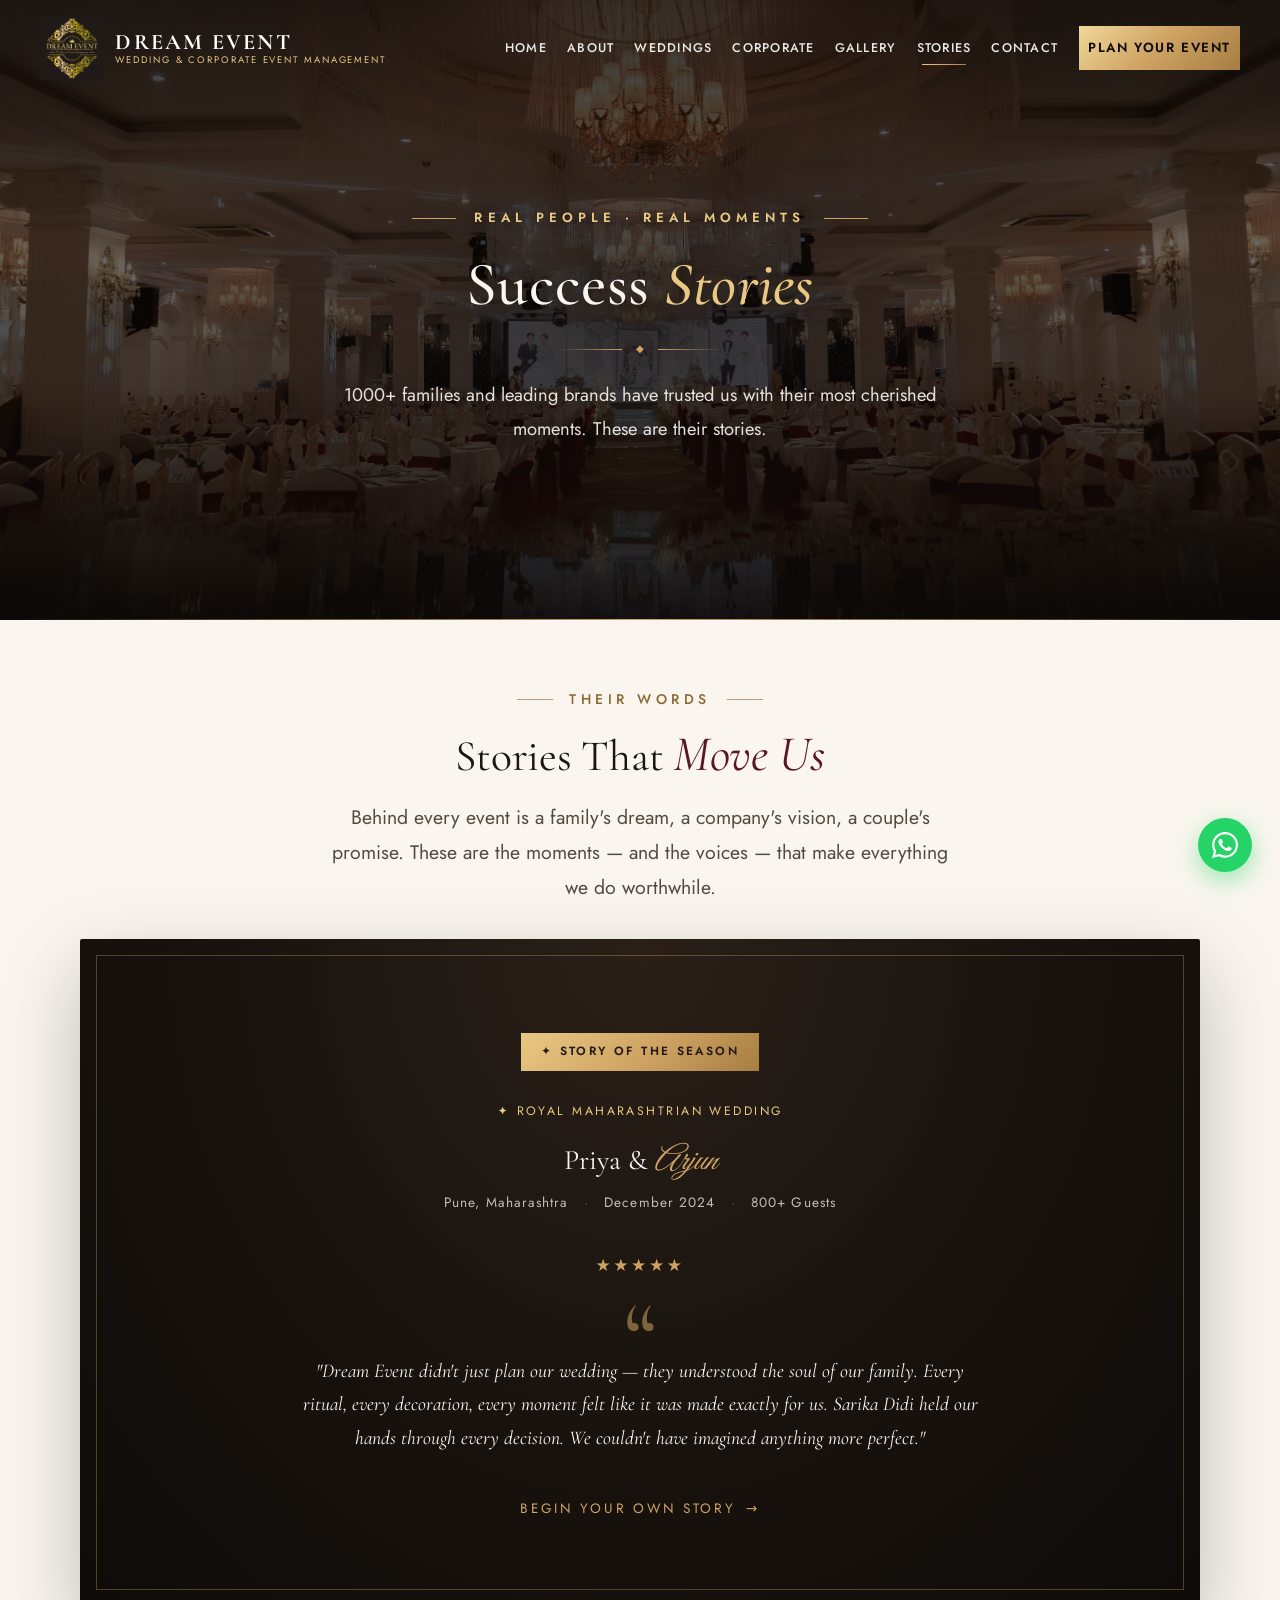
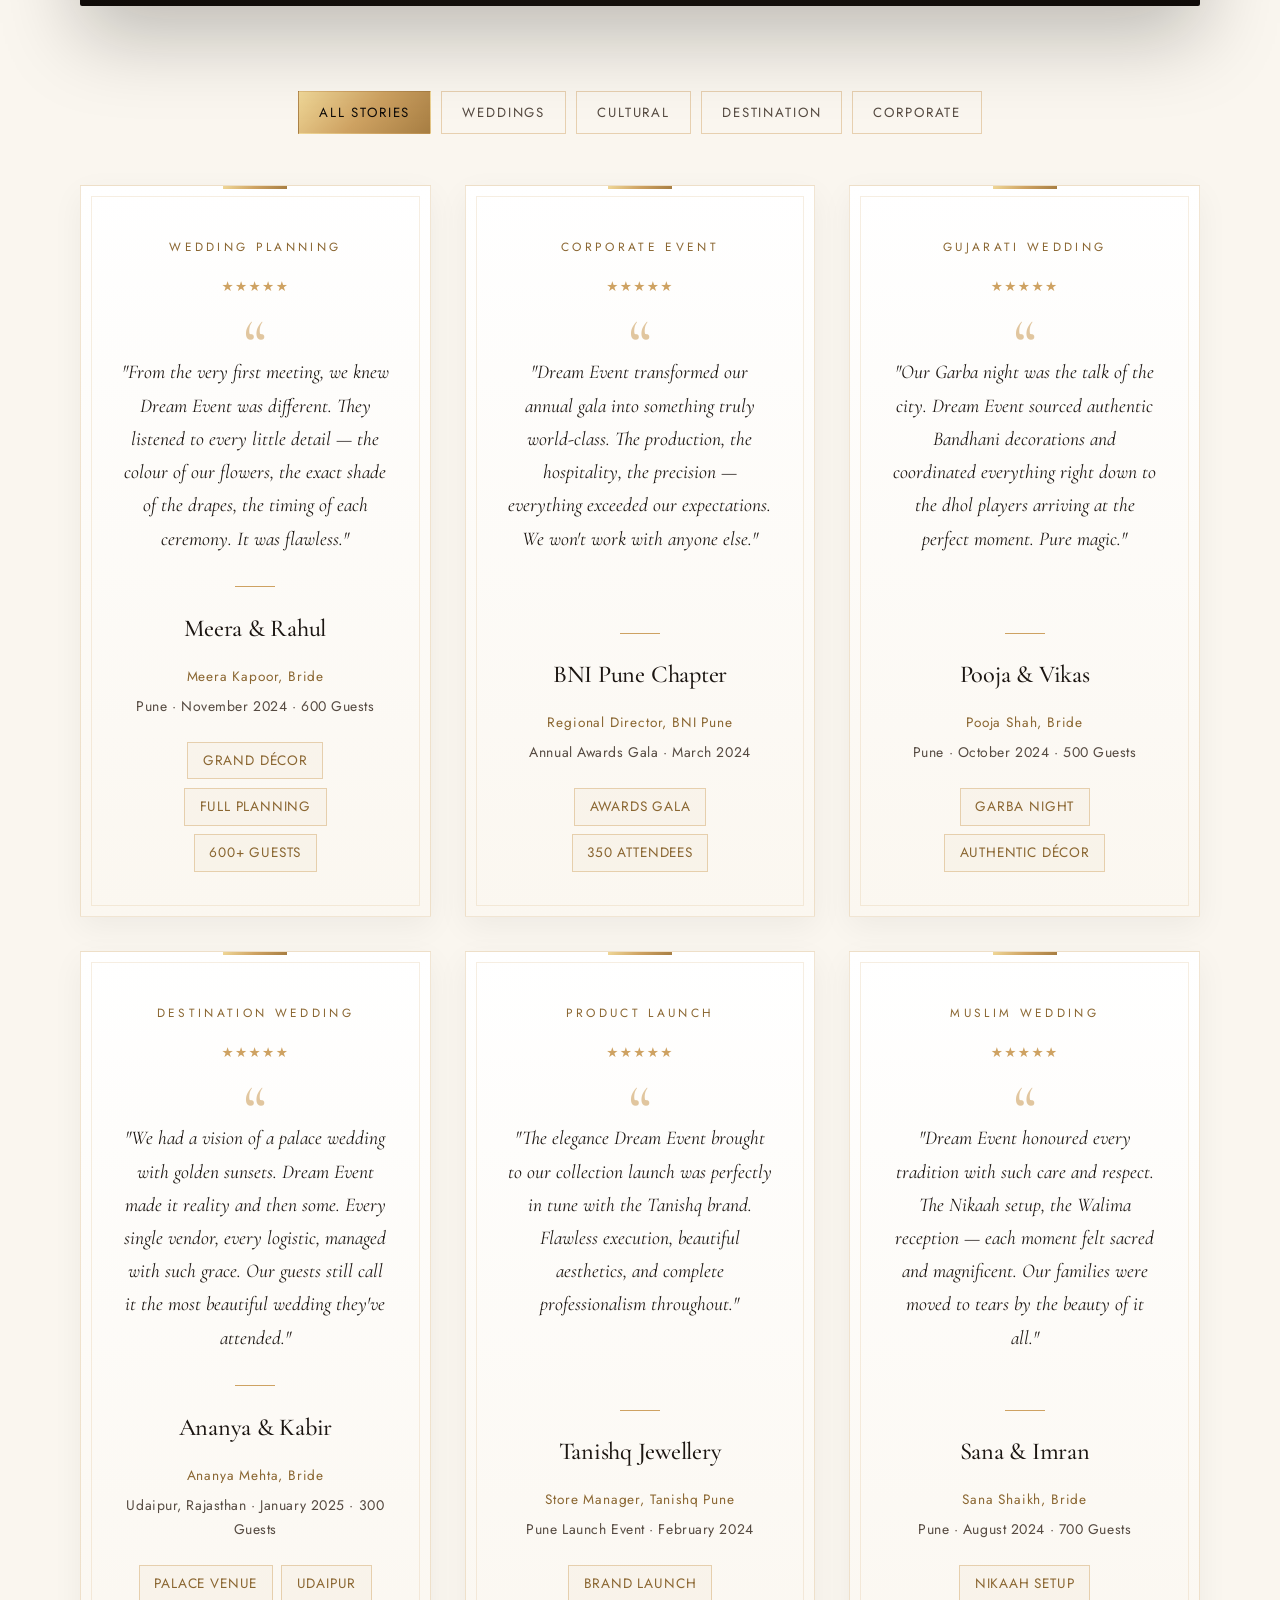
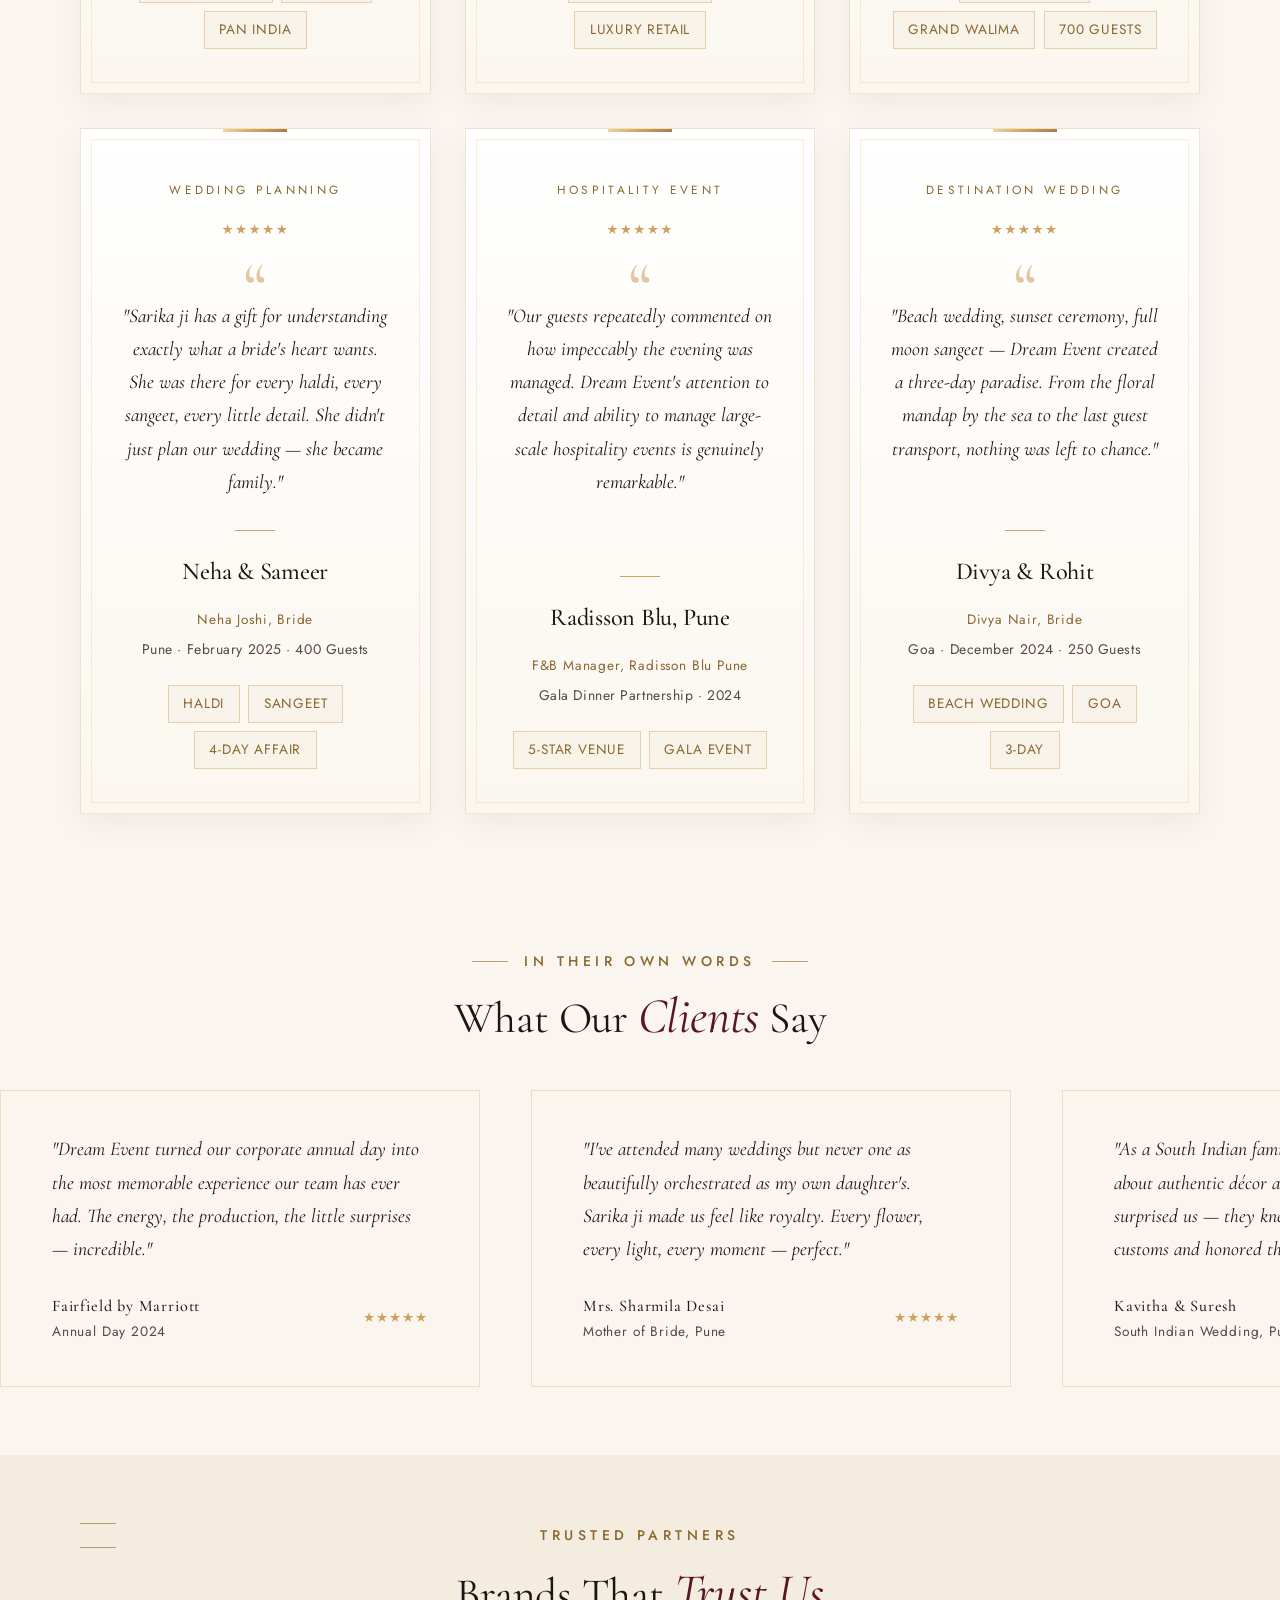
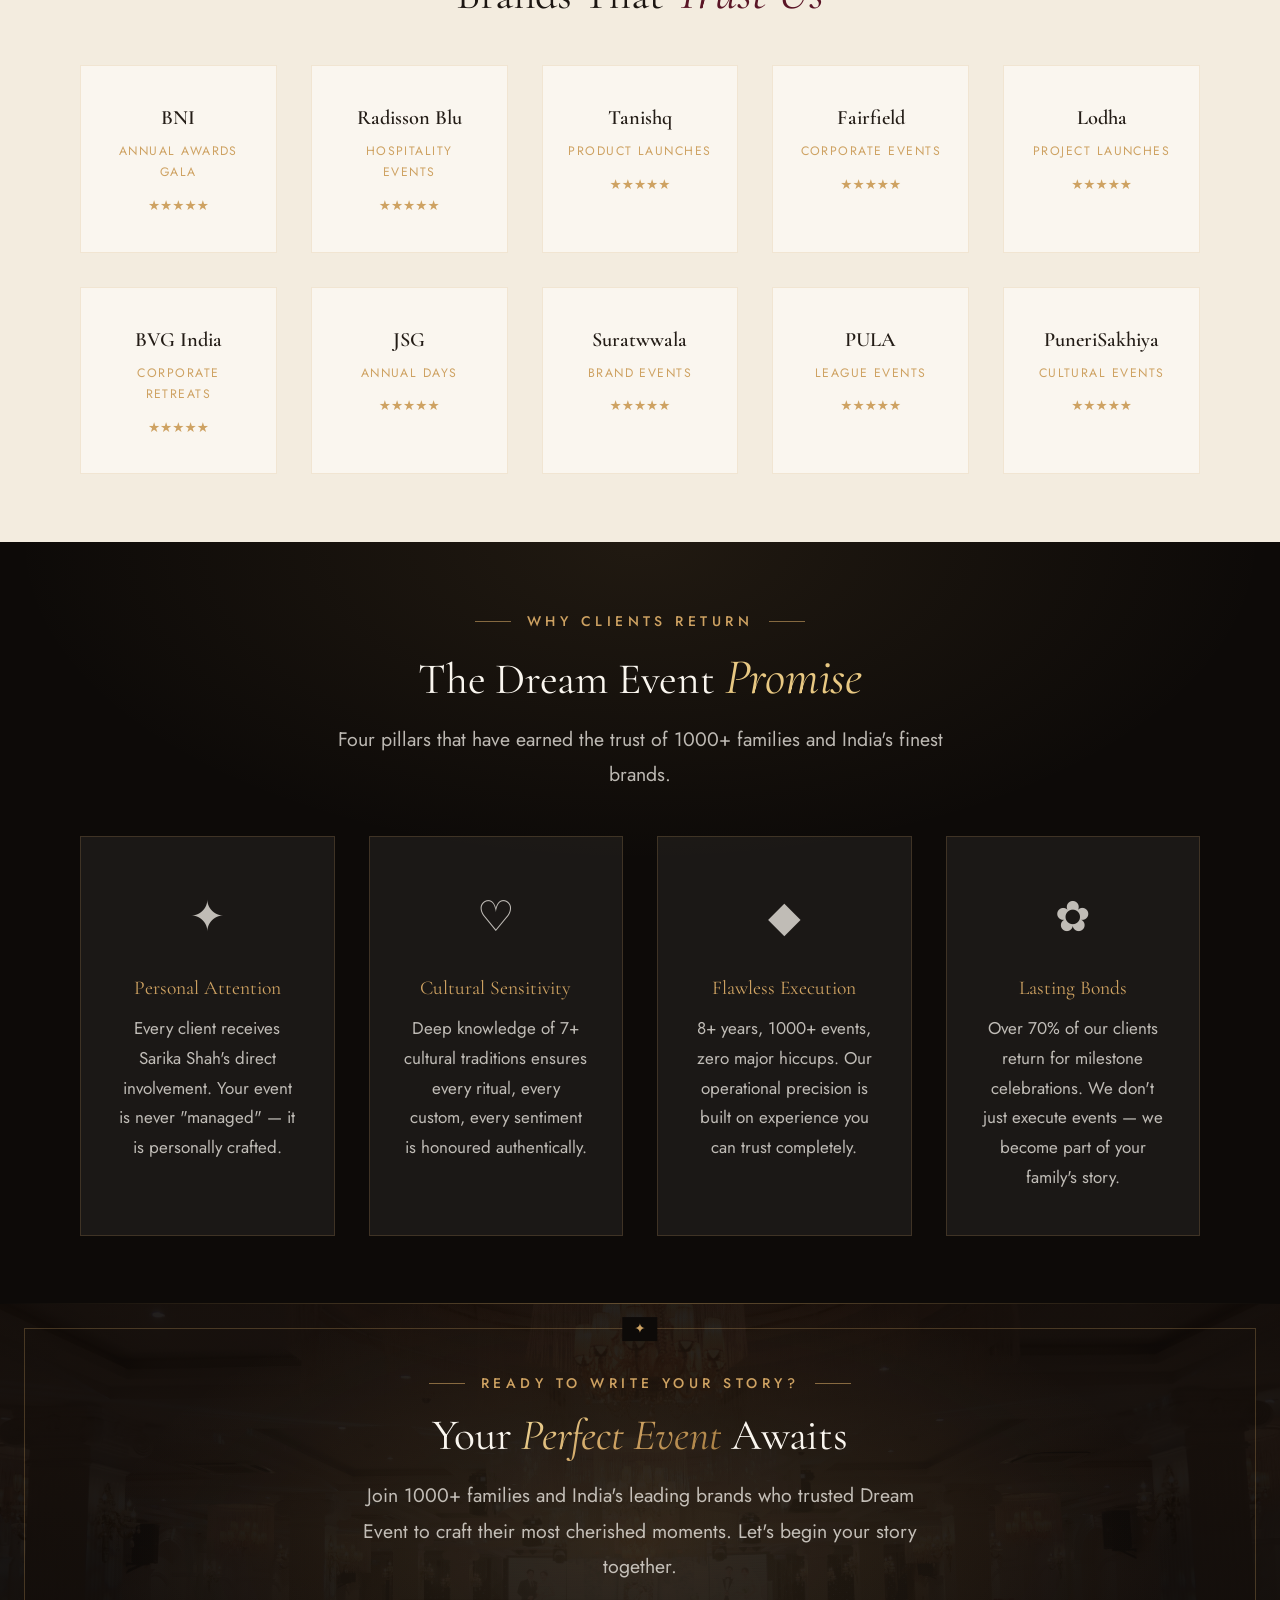
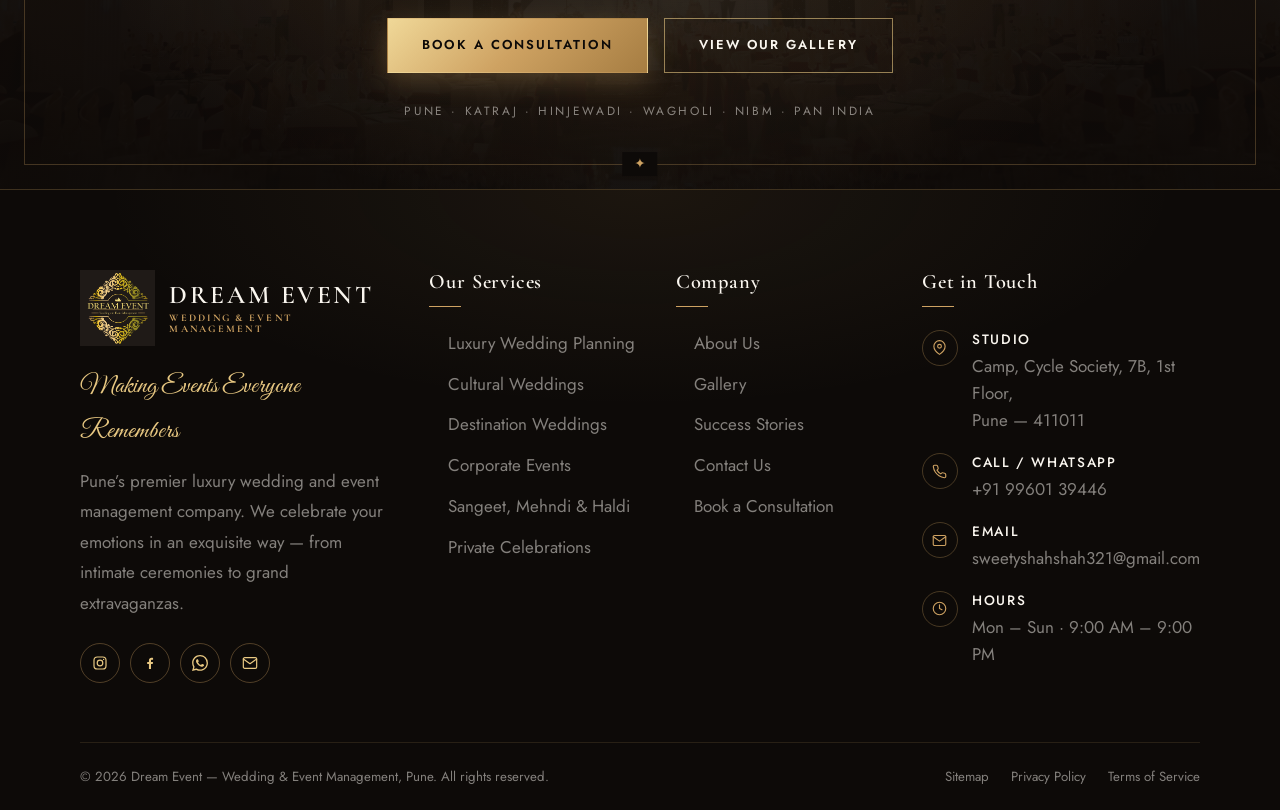
<file: success-stories.html>
<!DOCTYPE html>
<html lang="en-IN" prefix="og: https://ogp.me/ns#">
<head>
  <meta charset="UTF-8">
  <meta name="viewport" content="width=device-width, initial-scale=1.0">
  <meta http-equiv="X-UA-Compatible" content="IE=edge">

  <!-- Primary SEO -->
  <title>Success Stories — Dream Event | Real Wedding & Event Testimonials | Pune</title>
  <meta name="description" content="Read real success stories and testimonials from Dream Event clients. Over 1000 events crafted in Pune and Pan India — weddings, corporate events & destination celebrations.">
  <meta name="keywords" content="dream event testimonials, wedding reviews pune, event management success stories, sarika shah reviews, luxury wedding planner pune reviews, client feedback">
  <meta name="author" content="Dream Event — Wedding and Event Management">
  <meta name="robots" content="index, follow, max-snippet:-1, max-image-preview:large, max-video-preview:-1">
  <link rel="canonical" href="https://www.dreamevent.in/success-stories.html">

  <!-- Geo -->
  <meta name="geo.region" content="IN-MH">
  <meta name="geo.placename" content="Pune, Maharashtra, India">
  <meta name="geo.position" content="18.5204;73.8567">
  <meta name="ICBM" content="18.5204, 73.8567">

  <!-- Open Graph -->
  <meta property="og:type" content="website">
  <meta property="og:locale" content="en_IN">
  <meta property="og:title" content="Success Stories — Dream Event | Real Wedding & Event Testimonials | Pune">
  <meta property="og:description" content="Real stories from real couples and clients. 1000+ events, 8+ years of crafting extraordinary celebrations in Pune and across India.">
  <meta property="og:url" content="https://www.dreamevent.in/success-stories.html">
  <meta property="og:image" content="https://www.dreamevent.in/assets/banners/Wedding_Planning_banner.jpg">
  <meta property="og:image:width" content="1200">
  <meta property="og:image:height" content="630">
  <meta property="og:image:alt" content="Dream Event Success Stories — Happy Couples & Clients">
  <meta property="og:site_name" content="Dream Event">

  <!-- Twitter Card -->
  <meta name="twitter:card" content="summary_large_image">
  <meta name="twitter:site" content="@dream_events787">
  <meta name="twitter:creator" content="@dream_events787">
  <meta name="twitter:title" content="Success Stories — Dream Event | Wedding & Event Testimonials | Pune">
  <meta name="twitter:description" content="Real stories from real couples and clients. 1000+ events, 8+ years of extraordinary celebrations in Pune and across India.">
  <meta name="twitter:image" content="https://www.dreamevent.in/assets/banners/Wedding_Planning_banner.jpg">
  <meta name="twitter:image:alt" content="Dream Event Success Stories — Happy Couples & Clients">

  <!-- Favicons -->
  <link rel="icon" type="image/png" href="assets/Logo_Main.png">
  <link rel="apple-touch-icon" href="assets/Logo_Main.png">

  <!-- Fonts -->
  <link rel="preconnect" href="https://fonts.googleapis.com">
  <link rel="preconnect" href="https://fonts.gstatic.com" crossorigin>
  <link href="https://fonts.googleapis.com/css2?family=Cormorant+Garamond:ital,wght@0,300;0,400;0,500;0,600;0,700;1,300;1,400;1,500&family=Great+Vibes&family=Jost:wght@300;400;500;600&display=swap" rel="stylesheet">

  <!-- PWA -->
  <link rel="manifest" href="/manifest.json">
  <meta name="theme-color" content="#0D0A08">
  <meta name="mobile-web-app-capable" content="yes">
  <meta name="apple-mobile-web-app-capable" content="yes">
  <meta name="apple-mobile-web-app-status-bar-style" content="default">
  <meta name="apple-mobile-web-app-title" content="Dream Event">

  <!-- Structured Data -->
  <script type="application/ld+json">
  {
    "@context": "https://schema.org",
    "@graph": [
      {
        "@type": "CollectionPage",
        "@id": "https://www.dreamevent.in/success-stories.html",
        "name": "Success Stories — Dream Event",
        "description": "Real testimonials and success stories from 1000+ Dream Event clients across Pune and India.",
        "url": "https://www.dreamevent.in/success-stories.html",
        "isPartOf": { "@id": "https://www.dreamevent.in/#website" }
      },
      {
        "@type": "LocalBusiness",
        "@id": "https://www.dreamevent.in/#business",
        "name": "Dream Event",
        "url": "https://www.dreamevent.in",
        "telephone": "+91-9960139446",
        "aggregateRating": {
          "@type": "AggregateRating",
          "ratingValue": "4.9",
          "reviewCount": "500",
          "bestRating": "5",
          "worstRating": "1"
        },
        "review": [
          {
            "@type": "Review",
            "reviewRating": { "@type": "Rating", "ratingValue": "5", "bestRating": "5" },
            "author": { "@type": "Person", "name": "Priya & Arjun" },
            "reviewBody": "Dream Event made our wedding absolutely magical. Every detail was perfect, from the mandap décor to the final send-off."
          },
          {
            "@type": "Review",
            "reviewRating": { "@type": "Rating", "ratingValue": "5", "bestRating": "5" },
            "author": { "@type": "Person", "name": "Meera & Rohit" },
            "reviewBody": "Sarika Shah and her team are truly exceptional. Our destination wedding in Goa was beyond our dreams."
          }
        ]
      },
      {
        "@type": "BreadcrumbList",
        "itemListElement": [
          { "@type": "ListItem", "position": 1, "name": "Home", "item": "https://www.dreamevent.in/" },
          { "@type": "ListItem", "position": 2, "name": "Success Stories", "item": "https://www.dreamevent.in/success-stories.html" }
        ]
      }
    ]
  }
  </script>
  <link rel="stylesheet" href="assets/css/global.css">

  <style>

  /* ── UNIFORM PAGE HERO ─────────────────────────────────────────── */
  .page-hero {
    height: 50vh;
    min-height: 360px;
    position: relative;
    display: flex;
    align-items: center;
    justify-content: center;
    overflow: hidden;
    background: #0D0A08;
  }
  .page-hero::after {
    content: '';
    position: absolute;
    bottom: 0; left: 0; right: 0;
    height: 2px;
    background: linear-gradient(90deg, transparent 0%, #CEA262 30%, #E8C882 50%, #CEA262 70%, transparent 100%);
    z-index: 4;
  }
  .page-hero-bg {
    position: absolute;
    inset: 0;
    background-size: cover;
    background-position: center 30%;
    transform: scale(1.06);
    transition: transform 8s var(--ease-luxury, ease);
  }
  .page-hero:hover .page-hero-bg { transform: scale(1.0); }
  .page-hero-overlay {
    position: absolute;
    inset: 0;
    background: linear-gradient(to bottom,
      rgba(13,10,8,0.55) 0%,
      rgba(10,8,6,0.88) 100%);
  }
  .page-hero-img {
    position: absolute; inset: 0;
    width: 100%; height: 100%;
    object-fit: cover; object-position: center 30%;
    opacity: 0.4;
  }
  .page-hero-content {
    position: relative;
    z-index: 2;
    text-align: center;
    color: #FAF6EF;
    padding: 0 2rem;
    width: 100%;
    max-width: 860px;
    display: flex;
    flex-direction: column;
    align-items: center;
  }
  .page-hero-content::before {
    content: '';
    display: block;
    width: 1px;
    height: 44px;
    background: linear-gradient(to bottom, transparent, #CEA262);
    margin-bottom: 1.4rem;
  }
  .page-hero-eyebrow {
    font-family: var(--font-body, sans-serif);
    font-size: 0.75rem;
    letter-spacing: 0.35em;
    text-transform: uppercase;
    color: #CEA262;
    font-weight: 500;
    display: flex;
    align-items: center;
    justify-content: center;
    gap: 14px;
    margin-bottom: 1.2rem;
  }
  .page-hero-eyebrow::before {
    content: '';
    display: block; height: 1px; width: 44px;
    background: linear-gradient(to right, transparent, #CEA262);
  }
  .page-hero-eyebrow::after {
    content: '';
    display: block; height: 1px; width: 44px;
    background: linear-gradient(to left, transparent, #CEA262);
  }
  .page-hero-title {
    font-family: var(--font-display, Georgia, serif);
    font-size: clamp(2.5rem, 6vw, 5rem);
    font-weight: 300;
    line-height: 1.1;
    color: #FFFFFF;
    margin-bottom: 0.8rem;
    letter-spacing: -0.01em;
  }
  .page-hero-title em {
    font-style: italic;
    color: #E8C882;
  }
  .page-hero-sub { display: none; }
  .breadcrumb, .page-breadcrumb {
    font-family: var(--font-body, sans-serif);
    font-size: 0.75rem;
    color: rgba(250,246,239,0.45);
    letter-spacing: 0.08em;
    margin-top: 0.8rem;
  }
  .breadcrumb a, .page-breadcrumb a { color: #CEA262; text-decoration: none; }
  .page-title {
    font-family: var(--font-display, Georgia, serif);
    font-size: clamp(2.5rem, 6vw, 5rem);
    font-weight: 300;
    line-height: 1.1;
    color: #FFFFFF;
    margin-bottom: 0.8rem;
  }
  .page-title em { font-style: italic; color: #E8C882; }

    /* ─── Page Hero ─────────────────────────────────────── */
    .breadcrumb {
      font-family: var(--font-body);
      font-size: 0.82rem;
      color:var(--on-dark-body);
      letter-spacing: 0.05em;
    }
    .breadcrumb a { color: var(--gold); text-decoration: none; }

    /* ─── Stats Strip ────────────────────────────────────── */
    .stats-strip {
      background: linear-gradient(135deg, #E8C882 0%, #CEA262 55%, #A67D42 100%);
      padding: 2.5rem 0;
    }
    .stats-strip .container { display: flex; justify-content: center; gap: 4rem; flex-wrap: wrap; }
    .stat-item { text-align: center; }
    .stat-number {
      font-family: var(--font-display);
      font-size: 2.8rem;
      font-weight: 600;
      color: var(--burgundy);
      line-height: 1;
      display: block;
    }
    .stat-label {
      font-family: var(--font-body);
      font-size: 0.75rem;
      letter-spacing: 0.12em;
      text-transform: uppercase;
      color: rgba(13,10,8,0.75);
      margin-top: 0.4rem;
      display: block;
    }

    /* ─── Section Base ───────────────────────────────────── */
    .section-intro {
      padding: 7rem 0 4rem;
      text-align: center;
    }
    .section-eyebrow {
  font-family: var(--font-body);
  font-size: 0.75rem;
  letter-spacing: 0.35em;
  text-transform: uppercase;
  color: var(--gold);
  font-weight: 500;
  display: flex;
  align-items: center;
  justify-content: center;
  gap: 16px;
  margin-bottom: 1rem;
}

.section-eyebrow::before,
.section-eyebrow::after {
  content: '';
  display: block;
  height: 1px;
  width: 40px;
  background: linear-gradient(135deg, #E8C882 0%, #CEA262 55%, #A67D42 100%);
  flex-shrink: 0;
}
    .section-title {
      font-family: var(--font-display);
      font-size: clamp(2.4rem, 5vw, 4.2rem);
      font-weight: 300;
      color: var(--charcoal);
      line-height: 1.2;
      margin-bottom: 1.2rem;
    }
    .section-title em {
      font-style: italic;
      color: var(--burgundy);
      color: var(--gold);
      font-size: 1.15em;
    }
    .section-subtitle {
      font-family: var(--font-body);
      font-size: 1rem;
      color: var(--text-light);
      max-width: 600px;
      margin: 0 auto;
      line-height: 1.8;
    }

    /* ─── Featured Story (Hero Card) ────────────────────── */
    .featured-story {
      padding: 0 0 6rem;
    }
    .featured-card {
      background: var(--burgundy);
      border-radius: 2px;
      overflow: hidden;
      display: grid;
      grid-template-columns: 1fr 1fr;
      min-height: 560px;
      position: relative;
    }
    .featured-card-image {
      position: relative;
      overflow: hidden;
    }
    .featured-card-image img {
      width: 100%;
      height: 100%;
      object-fit: cover;
      display: block;
      transition: transform 0.8s ease;
    }
    .featured-card:hover .featured-card-image img { transform: scale(1.04); }
    .featured-card-image::after {
      content: '';
      position: absolute;
      inset: 0;
      background: linear-gradient(to right, transparent 60%, var(--burgundy) 100%);
    }
    .featured-badge {
      position: absolute;
      top: 2rem;
      left: 2rem;
      background: linear-gradient(135deg, #E8C882 0%, #CEA262 55%, #A67D42 100%);
      color: var(--burgundy);
      font-family: var(--font-body);
      font-size: 0.7rem;
      letter-spacing: 0.2em;
      text-transform: uppercase;
      font-weight: 600;
      padding: 0.5rem 1.2rem;
      z-index: 2;
    }
    .featured-card-content {
      padding: 4rem 3.5rem 4rem 3rem;
      display: flex;
      flex-direction: column;
      justify-content: center;
    }
    .story-type-tag {
      display: inline-block;
      font-family: var(--font-body);
      font-size: 0.72rem;
      letter-spacing: 0.2em;
      text-transform: uppercase;
      color: var(--gold);
      margin-bottom: 1.2rem;
    }
    .featured-card-content .story-names {
      font-family: var(--font-display);
      font-size: clamp(2rem, 3.5vw, 3rem);
      font-weight: 300;
      color: var(--cream);
      line-height: 1.15;
      margin-bottom: 0.5rem;
    }
    .featured-card-content .story-names em {
      font-style: italic;
      font-family: var(--font-script);
      color: var(--gold);
      font-size: 1.2em;
    }
    .story-meta {
      font-family: var(--font-body);
      font-size: 0.8rem;
      color:var(--on-dark-body);
      letter-spacing: 0.08em;
      margin-bottom: 2rem;
    }
    .story-meta span { margin: 0 0.6rem; opacity: 0.4; }
    .story-quote {
      font-family: var(--font-display);
      font-size: 1.15rem;
      font-style: italic;
      font-weight: 300;
      color: rgba(250,246,239,0.9);
      line-height: 1.7;
      margin-bottom: 2rem;
      padding-left: 1.5rem;
      border-left: 2px solid var(--gold);
    }
    .story-stars {
      color: var(--gold);
      font-size: 1rem;
      letter-spacing: 0.15em;
      margin-bottom: 2rem;
    }
    .story-link {
      display: inline-flex;
      align-items: center;
      gap: 0.6rem;
      font-family: var(--font-body);
      font-size: 0.8rem;
      letter-spacing: 0.2em;
      text-transform: uppercase;
      color: var(--gold);
      text-decoration: none;
      transition: gap 0.3s;
    }
    .story-link:hover { gap: 1rem; }
    .story-link::after { content: '→'; }

    /* ─── Filter Tabs ────────────────────────────────────── */
    .filter-section {
      padding: 1rem 0 3rem;
    }
    .filter-tabs {
      display: flex;
      justify-content: center;
      gap: 0.5rem;
      flex-wrap: wrap;
    }
    .filter-tab {
      font-family: var(--font-body);
      font-size: 0.78rem;
      letter-spacing: 0.15em;
      text-transform: uppercase;
      padding: 0.65rem 1.8rem;
      border: 1px solid rgba(13,10,8,0.25);
      background: transparent;
      color: var(--text-light);
      cursor: pointer;
      transition: all 0.3s;
    }
    .filter-tab:hover, .filter-tab.active {
      background: linear-gradient(135deg, #E8C882 0%, #CEA262 55%, #A67D42 100%);
      color: #17120E;
      border-color: transparent;
    }

    /* ─── Stories Grid ───────────────────────────────────── */
    .stories-grid {
      padding: 0 0 7rem;
    }
    .stories-masonry {
      columns: 3;
      column-gap: 2rem;
    }
    .story-card {
      break-inside: avoid;
      margin-bottom: 2rem;
      background: var(--cream);
      border: 1px solid rgba(206,162,98,0.2);
      overflow: hidden;
      transition: box-shadow 0.4s, transform 0.4s;
      position: relative;
    }
    .story-card:hover {
      box-shadow: 0 20px 60px rgba(13,10,8,0.12);
      transform: translateY(-4px);
    }
    .story-card[data-category="corporate"] .story-card-header {
      background: var(--forest);
    }
    .story-card-image {
      aspect-ratio: 4/3;
      overflow: hidden;
      position: relative;
    }
    .story-card-image.tall { aspect-ratio: 3/4; }
    .story-card-image img {
      width: 100%;
      height: 100%;
      object-fit: cover;
      transition: transform 0.6s ease;
    }
    .story-card:hover .story-card-image img { transform: scale(1.06); }
    .story-card-body {
      padding: 2rem;
    }
    .card-type {
      font-family: var(--font-body);
      font-size: 0.68rem;
      letter-spacing: 0.25em;
      text-transform: uppercase;
      color: var(--gold);
      margin-bottom: 0.7rem;
      display: block;
    }
    .card-type.corporate { color: var(--forest); }
    .story-card-names {
      font-family: var(--font-display);
      font-size: 1.5rem;
      font-weight: 400;
      color: var(--burgundy);
      line-height: 1.2;
      margin-bottom: 0.4rem;
    }
    .story-card-names.corp {
      font-size: 1.25rem;
      color: var(--forest);
    }
    .story-card-detail {
      font-family: var(--font-body);
      font-size: 0.78rem;
      color: var(--text-light);
      letter-spacing: 0.05em;
      margin-bottom: 1.2rem;
    }
    .story-card-quote {
      font-family: var(--font-display);
      font-size: 1rem;
      font-style: italic;
      color: var(--text);
      line-height: 1.7;
      margin-bottom: 1.2rem;
    }
    .story-card-author {
      font-family: var(--font-body);
      font-size: 0.78rem;
      color: var(--text-light);
      display: flex;
      align-items: center;
      gap: 0.5rem;
    }
    .story-card-author::before {
      content: '—';
      color: var(--gold);
    }
    .card-stars {
      color: var(--gold);
      font-size: 0.8rem;
      letter-spacing: 0.1em;
      margin-bottom: 0.8rem;
    }
    .tag-list {
      display: flex;
      flex-wrap: wrap;
      gap: 0.4rem;
      margin-top: 1.2rem;
    }
    .story-tag {
      font-family: var(--font-body);
      font-size: 0.75rem;
      letter-spacing: 0.12em;
      text-transform: uppercase;
      color: var(--burgundy);
      border: 1px solid rgba(13,10,8,0.25);
      padding: 0.3rem 0.8rem;
    }
    .story-tag.green {
      color: var(--forest);
      border-color: rgba(23,18,14,0.25);
    }


    /* ─── Luxe text-only stories ─────────────────────────── */
    /* Featured */
    .featured-card {
      grid-template-columns: 1fr; min-height: 0;
      background: radial-gradient(ellipse at top, #2A2018 0%, #17120E 55%, #0F0B08 100%);
      box-shadow: 0 30px 80px rgba(13,10,8,0.25);
    }
    .featured-card::before {
      content: ''; position: absolute; inset: 16px; pointer-events: none;
      border: 1px solid rgba(206,162,98,0.35);
    }
    .featured-card-content {
      position: relative; max-width: 860px; margin: 0 auto;
      padding: 5.5rem 3rem 5rem; text-align: center; align-items: center;
    }
    .featured-card-content::before {
      content: '“'; display: block; height: 3.2rem; overflow: visible;
      font-family: var(--font-display); font-size: 6rem; line-height: 1;
      color: var(--gold); opacity: 0.55; margin: 0.4rem 0 0.8rem;
      order: 4;
    }
    .featured-card-content .featured-badge { position: static; order: 0; margin-bottom: 1.8rem; display: inline-block; }
    .featured-card-content .story-type-tag { order: 1; color: var(--gold-light); }
    .featured-card-content .story-names   { order: 2; }
    .featured-card-content .story-meta    { order: 2; margin-bottom: 0.5rem; }
    .featured-card-content .story-stars   { order: 3; margin: 1.6rem 0 0; }
    .featured-card-content .story-quote   {
      order: 5; border-left: 0; padding: 0; margin: 0 auto 2.5rem; max-width: 680px;
      font-size: clamp(1.15rem, 1.6vw, 1.4rem); color: rgba(250,246,239,0.92);
    }
    .featured-card-content .story-link    { order: 6; }

    /* Cards */
    .stories-masonry {
      columns: auto; display: grid;
      grid-template-columns: repeat(3, 1fr); gap: 2rem; align-items: stretch;
    }
    .story-card {
      margin: 0; display: flex; flex-direction: column;
      background: linear-gradient(180deg, #FFFFFF 0%, #FBF7F0 100%);
      border: 1px solid rgba(206,162,98,0.28);
      box-shadow: 0 10px 30px rgba(13,10,8,0.05);
    }
    .story-card::before {
      content: ''; position: absolute; inset: 10px; pointer-events: none;
      border: 1px solid rgba(206,162,98,0.18); transition: border-color 0.4s ease;
    }
    .story-card::after {
      content: ''; position: absolute; top: 0; left: 50%; transform: translateX(-50%);
      width: 64px; height: 3px; background: var(--gold-grad);
    }
    .story-card:hover { box-shadow: 0 24px 60px rgba(13,10,8,0.12); }
    .story-card:hover::before { border-color: rgba(206,162,98,0.5); }
    .story-card-body {
      flex: 1; display: flex; flex-direction: column; align-items: center;
      text-align: center; padding: 3rem 2.4rem 2.6rem; position: relative;
    }
    .story-card-body::before {
      content: '“'; order: 2; display: block; height: 2.4rem;
      font-family: var(--font-display); font-size: 4.2rem; line-height: 1;
      color: var(--gold); opacity: 0.6; margin: 0.2rem 0 0.4rem;
    }
    .story-card .card-type,
    .story-card .card-type.corporate {
      order: 0; color: var(--gold-text); font-size: 0.7rem; letter-spacing: 0.28em; margin-bottom: 1rem;
    }
    .story-card .card-stars   { order: 1; color: var(--gold); margin-bottom: 0.4rem; }
    .story-card .story-card-quote {
      order: 3; color: var(--charcoal-mid); font-size: 1.08rem; line-height: 1.75; margin-bottom: 1.8rem;
    }
    .story-card .story-card-names,
    .story-card .story-card-names.corp {
      order: 4; margin-top: auto; padding-top: 1.6rem; position: relative; width: 100%;
      font-size: 1.45rem; font-weight: 500; color: var(--charcoal);
    }
    .story-card .story-card-names::before {
      content: ''; position: absolute; top: 0; left: 50%; transform: translateX(-50%);
      width: 40px; height: 1px; background: var(--gold);
    }
    .story-card .story-card-author { order: 5; color: var(--gold-text); font-size: 0.8rem; letter-spacing: 0.06em; justify-content: center; margin-bottom: 0.3rem; }
    .story-card .story-card-author::before { content: none; }
    .story-card .story-card-detail { order: 6; color: var(--charcoal-mid) !important; font-size: 0.82rem !important; letter-spacing: 0.04em; line-height: 1.6; margin-bottom: 0; }
    .story-card .tag-list { order: 7; width: 100%; justify-content: center; margin-top: 1.4rem; gap: 0.5rem; }
    .story-card .story-tag,
    .story-card .story-tag.green {
      color: var(--gold-text); border: 1px solid rgba(206,162,98,0.45);
      background: rgba(206,162,98,0.06); font-size: 0.68rem; padding: 0.35rem 0.85rem;
    }
    @media (max-width: 1024px) { .stories-masonry { grid-template-columns: repeat(2, 1fr); } }
    @media (max-width: 680px) {
      .stories-masonry { grid-template-columns: 1fr; }
      .featured-card-content { padding: 4rem 1.6rem 3.5rem; }
    }

    /* ─── Video Testimonials ─────────────────────────────── */
    .video-section {
      background: var(--burgundy);
      padding: 7rem 0;
    }
    .video-section .section-title { color: var(--cream); }
    .video-section .section-subtitle { color:var(--on-dark-body); }
    .video-grid {
      display: grid;
      grid-template-columns: repeat(3, 1fr);
      gap: 2rem;
      margin-top: 4rem;
    }
    .video-card {
      position: relative;
      aspect-ratio: 9/16;
      overflow: hidden;
      cursor: pointer;
    }
    .video-card img {
      width: 100%;
      height: 100%;
      object-fit: cover;
      transition: transform 0.6s;
    }
    .video-card:hover img { transform: scale(1.05); }
    .video-overlay {
      position: absolute;
      inset: 0;
      background: linear-gradient(to top, rgba(13,10,8,0.8) 0%, transparent 60%);
      display: flex;
      flex-direction: column;
      align-items: center;
      justify-content: center;
    }
    .play-btn {
      width: 64px;
      height: 64px;
      border-radius: 50%;
      border: 2px solid var(--gold);
      display: flex;
      align-items: center;
      justify-content: center;
      transition: all 0.3s;
    }
    .video-card:hover .play-btn {
      background: linear-gradient(135deg, #E8C882 0%, #CEA262 55%, #A67D42 100%);
      transform: scale(1.1);
    }
    .play-btn svg { fill: var(--gold); margin-left: 4px; transition: fill 0.3s; }
    .video-card:hover .play-btn svg { fill: var(--gold); }
    .video-caption {
      position: absolute;
      bottom: 1.5rem;
      left: 1.5rem;
      right: 1.5rem;
      text-align: center;
    }
    .video-names {
      font-family: var(--font-display);
      font-size: 1.3rem;
      font-weight: 300;
      color: var(--cream);
      line-height: 1.2;
    }
    .video-type {
      font-family: var(--font-body);
      font-size: 0.72rem;
      letter-spacing: 0.18em;
      text-transform: uppercase;
      color: var(--gold);
      margin-top: 0.3rem;
    }

    /* ─── Client Logos Trust ─────────────────────────────── */
    .trust-section {
      padding: 6rem 0;
      background: #F3ECDF;
    }
    .trust-grid {
      display: grid;
      grid-template-columns: repeat(5, 1fr);
      gap: 2rem;
      margin-top: 3.5rem;
    }
    .trust-card {
      background: var(--cream);
      padding: 2rem 1.5rem;
      text-align: center;
      border: 1px solid rgba(206,162,98,0.2);
      transition: box-shadow 0.3s, transform 0.3s;
    }
    .trust-card:hover {
      box-shadow: 0 12px 40px rgba(13,10,8,0.1);
      transform: translateY(-3px);
    }
    .trust-name {
      font-family: var(--font-display);
      font-size: 1.2rem;
      font-weight: 600;
      color: var(--burgundy);
      margin-bottom: 0.3rem;
    }
    .trust-event-type {
      font-family: var(--font-body);
      font-size: 0.72rem;
      letter-spacing: 0.12em;
      text-transform: uppercase;
      color: var(--gold);
    }
    .trust-rating {
      color: var(--gold);
      font-size: 0.8rem;
      margin-top: 0.6rem;
    }

    /* ─── Scroll Testimonials (Large Quotes) ─────────────── */
    .quotes-section {
      padding: 7rem 0;
      overflow: hidden;
    }
    .quotes-track {
      display: flex;
      gap: 3rem;
      animation: scrollQuotes 40s linear infinite;
      width: max-content;
    }
    .quotes-track:hover { animation-play-state: paused; }
    @keyframes scrollQuotes {
      from { transform: translateX(0); }
      to { transform: translateX(-50%); }
    }
    .quote-pill {
      background: var(--cream);
      border: 1px solid rgba(206,162,98,0.3);
      padding: 2.5rem 3rem;
      min-width: 420px;
      max-width: 480px;
      flex-shrink: 0;
    }
    .quote-pill-text {
      font-family: var(--font-display);
      font-size: 1.15rem;
      font-style: italic;
      font-weight: 300;
      color: var(--text);
      line-height: 1.75;
      margin-bottom: 1.5rem;
    }
    .quote-pill-author {
      font-family: var(--font-body);
      font-size: 0.78rem;
      color: var(--text-light);
      display: flex;
      align-items: center;
      justify-content: space-between;
    }
    .quote-pill-author strong {
      color: var(--burgundy);
      font-weight: 500;
      font-family: var(--font-display);
      font-size: 0.95rem;
    }
    .quote-stars { color: var(--gold); }

    /* ─── Award / Recognition ───────────────────────────── */
    .recognition-section {
      padding: 6rem 0;
      background: var(--forest);
    }
    .recognition-section .section-title { color: var(--cream); }
    .recognition-section .section-subtitle { color:var(--on-dark-body); }
    .recognition-grid {
      display: grid;
      grid-template-columns: repeat(4, 1fr);
      gap: 2rem;
      margin-top: 4rem;
    }
    .recognition-card {
      background: rgba(250,246,239,0.06);
      border: 1px solid rgba(206,162,98,0.2);
      padding: 2.5rem 2rem;
      text-align: center;
      transition: background 0.3s, transform 0.3s;
    }
    .recognition-card:hover {
      background: rgba(206,162,98,0.1);
      transform: translateY(-4px);
    }
    .recognition-icon {
      font-size: 2.5rem;
      display: block;
      margin-bottom: 1rem;
    }
    .recognition-title {
      font-family: var(--font-display);
      font-size: 1.15rem;
      font-weight: 400;
      color: var(--gold);
      margin-bottom: 0.5rem;
    }
    .recognition-desc {
      font-family: var(--font-body);
      font-size: 0.82rem;
      color:var(--on-dark-body);
      line-height: 1.6;
    }

    /* ─── CTA ────────────────────────────────────────────── */
    .cta-section {
      padding: 7rem 0;
      text-align: center;
      background: var(--cream);
    }
    .cta-inner {
      max-width: 680px;
      margin: 0 auto;
    }
    .cta-section .section-title { margin-bottom: 1.2rem; }
    .cta-section p {
      font-family: var(--font-body);
      font-size: 1rem;
      color: var(--text-light);
      line-height: 1.8;
      margin-bottom: 2.5rem;
    }
    .cta-buttons {
      display: flex;
      gap: 1.2rem;
      justify-content: center;
      flex-wrap: wrap;
    }
    .btn-primary {
      display: inline-flex;
      align-items: center;
      gap: 0.6rem;
      padding: 1rem 2.5rem;
      background: linear-gradient(135deg, #E8C882 0%, #CEA262 55%, #A67D42 100%);
      color: #17120E;
      font-family: var(--font-body);
      font-size: 0.78rem;
      letter-spacing: 0.2em;
      text-transform: uppercase;
      text-decoration: none;
      transition: all 0.3s;
    }
    .btn-primary:hover { background: #5A1526; transform: translateY(-2px);   color: #17120E;
}
    .btn-outline {
      display: inline-flex;
      align-items: center;
      gap: 0.6rem;
      padding: 1rem 2.5rem;
      border: 1.5px solid var(--gold);
      color: var(--gold);
      font-family: var(--font-body);
      font-size: 0.78rem;
      letter-spacing: 0.2em;
      text-transform: uppercase;
      text-decoration: none;
      transition: all 0.3s;
    }
    .btn-outline:hover {
      background: linear-gradient(135deg, #E8C882 0%, #CEA262 55%, #A67D42 100%);
      color: #0D0A08;
      transform: translateY(-2px);
    }

    /* ─── Responsive ─────────────────────────────────────── */
    @media (max-width: 1024px) {
      .stories-masonry { columns: 2; }
      .video-grid { grid-template-columns: repeat(2, 1fr); }
      .trust-grid { grid-template-columns: repeat(3, 1fr); }
      .recognition-grid { grid-template-columns: repeat(2, 1fr); }
    }
    @media (max-width: 768px) {
      .featured-card { grid-template-columns: 1fr; }
      .featured-card-image { height: 280px; }
      .featured-card-image::after { background: linear-gradient(to bottom, transparent 60%, var(--burgundy) 100%); }
      .stories-masonry { columns: 1; }
      .video-grid { grid-template-columns: 1fr; }
      .trust-grid { grid-template-columns: repeat(2, 1fr); }
      .recognition-grid { grid-template-columns: 1fr 1fr; }
      .quote-pill { min-width: 320px; }
    }
    @media (max-width: 480px) {
      .trust-grid { grid-template-columns: repeat(2, 1fr); }
      .recognition-grid { grid-template-columns: 1fr; }
    }
  
</style>
  <link rel="stylesheet" href="assets/css/luxe.css">
</head>

<body class="page-success-stories">
  <!-- Scroll Progress -->
  <div class="scroll-progress" aria-hidden="true"></div>

  <header class="site-header">
    <nav class="navbar hero-nav" role="navigation" aria-label="Main navigation">
      <a href="index.html" class="navbar-logo" aria-label="Dream Event Home">
        <div class="navbar-logo-emblem">
          <img src="assets/Logo_Main.png" alt="Dream Event Logo" width="72" height="72">
        </div>
        <div class="navbar-logo-text">
          <span class="main-name">Dream Event</span>
          <span class="sub-name">Wedding &amp; Corporate Event Management</span>
        </div>
      </a>

      <ul class="nav-links" role="list">
        <li><a href="index.html">Home</a></li>
        <li><a href="about.html">About</a></li>
        <li>
          <a href="weddings.html">Weddings</a>
          <div class="dropdown" role="menu">
            <a href="weddings.html" role="menuitem">Wedding Planning</a>
            <a href="cultural-weddings.html" role="menuitem">Cultural Weddings</a>
            <a href="destination-weddings.html" role="menuitem">Destination Weddings</a>
          </div>
        </li>
        <li><a href="corporate-events.html">Corporate</a></li>
        <li><a href="gallery.html">Gallery</a></li>
        <li><a href="success-stories.html" class="active" aria-current="page">Stories</a></li>
        <li><a href="contact.html">Contact</a></li>
        <li><a href="contact.html" class="nav-cta"><span>Plan Your Event</span></a></li>
      </ul>

      <button class="hamburger" aria-label="Toggle mobile menu" aria-expanded="false">
        <span></span><span></span><span></span>
      </button>
    </nav>

    <!-- Mobile Menu -->
    <div class="mobile-menu" role="dialog" aria-label="Mobile navigation" aria-modal="true">
      <ul class="mobile-nav-links" role="list">
        <li><a href="index.html">Home</a></li>
        <li><a href="about.html">About</a></li>
        <li><a href="weddings.html">Weddings</a></li>
        <li><a href="cultural-weddings.html">Cultural Weddings</a></li>
        <li><a href="destination-weddings.html">Destination Weddings</a></li>
        <li><a href="corporate-events.html">Corporate Events</a></li>
        <li><a href="gallery.html">Gallery</a></li>
        <li><a href="success-stories.html" class="active" aria-current="page">Success Stories</a></li>
        <li><a href="contact.html">Contact</a></li>
      </ul>
      <div class="mobile-menu-contact">
        <a href="tel:+919960139446">+91 99601 39446</a>
        <a href="contact.html" class="btn btn-gold"><span>Plan Your Event</span></a>
      </div>
    </div>
  </header>

  <main>
    <!-- Page Hero -->
    <section class="page-hero">
      <div class="page-hero-bg" style="background-image: url('assets/banners/Success_Stories_banner.jpg');" aria-hidden="true"></div>
      <div class="page-hero-overlay" aria-hidden="true"></div>
      <div class="page-hero-content">
        <p class="page-hero-eyebrow">Real People · Real Moments</p>
        <h1 class="page-hero-title">Success <em>Stories</em></h1>
        <span class="page-hero-divider" aria-hidden="true">◆</span>
        <p class="page-hero-sub">1000+ families and leading brands have trusted us with their most cherished moments. These are their stories.</p>
      </div>
    </section>

    <!-- Intro -->
    <section class="section-intro">
      <div class="container section-head">
        <span class="section-eyebrow">Their Words</span>
        <h2 class="section-title reveal-up">Stories That <em>Move Us</em></h2>
        <p class="section-subtitle reveal-up">Behind every event is a family's dream, a company's vision, a couple's promise. These are the moments — and the voices — that make everything we do worthwhile.</p>
      </div>
    </section>

    <!-- Featured Story -->
    <section class="featured-story">
      <div class="container">
        <div class="featured-card reveal-up">
          <div class="featured-card-content">
            <span class="featured-badge">✦ Story of the Season</span>
            <span class="story-type-tag">✦ Royal Maharashtrian Wedding</span>
            <h2 class="story-names">Priya &amp; <em>Arjun</em></h2>
            <p class="story-meta">Pune, Maharashtra <span>·</span> December 2024 <span>·</span> 800+ Guests</p>
            <div class="story-stars">★★★★★</div>
            <blockquote class="story-quote">
              "Dream Event didn't just plan our wedding — they understood the soul of our family. Every ritual, every decoration, every moment felt like it was made exactly for us. Sarika Didi held our hands through every decision. We couldn't have imagined anything more perfect."
            </blockquote>
            <a href="contact.html" class="story-link">Begin Your Own Story</a>
          </div>
        </div>
      </div>
    </section>

    <!-- Filter & Grid -->
    <section class="filter-section">
      <div class="container">
        <div class="filter-tabs">
          <button class="filter-tab active" data-filter="all">All Stories</button>
          <button class="filter-tab" data-filter="wedding">Weddings</button>
          <button class="filter-tab" data-filter="cultural">Cultural</button>
          <button class="filter-tab" data-filter="destination">Destination</button>
          <button class="filter-tab" data-filter="corporate">Corporate</button>
        </div>
      </div>
    </section>

    <section class="stories-grid">
      <div class="container">
        <div class="stories-masonry" id="storiesGrid">

          <!-- Card 1 -->
          <article class="story-card reveal-up" data-category="wedding">
            <div class="story-card-body">
              <span class="card-type">Wedding Planning</span>
              <h3 class="story-card-names">Meera &amp; Rahul</h3>
              <p class="story-card-detail">Pune · November 2024 · 600 Guests</p>
              <div class="card-stars">★★★★★</div>
              <p class="story-card-quote">"From the very first meeting, we knew Dream Event was different. They listened to every little detail — the colour of our flowers, the exact shade of the drapes, the timing of each ceremony. It was flawless."</p>
              <p class="story-card-author">Meera Kapoor, Bride</p>
              <div class="tag-list">
                <span class="story-tag">Grand Décor</span>
                <span class="story-tag">Full Planning</span>
                <span class="story-tag">600+ Guests</span>
              </div>
            </div>
          </article>

          <!-- Card 2 — Corporate -->
          <article class="story-card reveal-up" data-category="corporate">
            <div class="story-card-body">
              <span class="card-type corporate">Corporate Event</span>
              <h3 class="story-card-names corp">BNI Pune Chapter</h3>
              <p class="story-card-detail">Annual Awards Gala · March 2024</p>
              <div class="card-stars">★★★★★</div>
              <p class="story-card-quote">"Dream Event transformed our annual gala into something truly world-class. The production, the hospitality, the precision — everything exceeded our expectations. We won't work with anyone else."</p>
              <p class="story-card-author">Regional Director, BNI Pune</p>
              <div class="tag-list">
                <span class="story-tag green">Awards Gala</span>
                <span class="story-tag green">350 Attendees</span>
              </div>
            </div>
          </article>

          <!-- Card 3 -->
          <article class="story-card reveal-up" data-category="cultural">
            <div class="story-card-body">
              <span class="card-type">Gujarati Wedding</span>
              <h3 class="story-card-names">Pooja &amp; Vikas</h3>
              <p class="story-card-detail">Pune · October 2024 · 500 Guests</p>
              <div class="card-stars">★★★★★</div>
              <p class="story-card-quote">"Our Garba night was the talk of the city. Dream Event sourced authentic Bandhani decorations and coordinated everything right down to the dhol players arriving at the perfect moment. Pure magic."</p>
              <p class="story-card-author">Pooja Shah, Bride</p>
              <div class="tag-list">
                <span class="story-tag">Garba Night</span>
                <span class="story-tag">Authentic Décor</span>
              </div>
            </div>
          </article>

          <!-- Card 4 -->
          <article class="story-card reveal-up" data-category="destination">
            <div class="story-card-body">
              <span class="card-type">Destination Wedding</span>
              <h3 class="story-card-names">Ananya &amp; Kabir</h3>
              <p class="story-card-detail">Udaipur, Rajasthan · January 2025 · 300 Guests</p>
              <div class="card-stars">★★★★★</div>
              <p class="story-card-quote">"We had a vision of a palace wedding with golden sunsets. Dream Event made it reality and then some. Every single vendor, every logistic, managed with such grace. Our guests still call it the most beautiful wedding they've attended."</p>
              <p class="story-card-author">Ananya Mehta, Bride</p>
              <div class="tag-list">
                <span class="story-tag">Palace Venue</span>
                <span class="story-tag">Udaipur</span>
                <span class="story-tag">Pan India</span>
              </div>
            </div>
          </article>

          <!-- Card 5 — Corporate -->
          <article class="story-card reveal-up" data-category="corporate">
            <div class="story-card-body">
              <span class="card-type corporate">Product Launch</span>
              <h3 class="story-card-names corp">Tanishq Jewellery</h3>
              <p class="story-card-detail">Pune Launch Event · February 2024</p>
              <div class="card-stars">★★★★★</div>
              <p class="story-card-quote">"The elegance Dream Event brought to our collection launch was perfectly in tune with the Tanishq brand. Flawless execution, beautiful aesthetics, and complete professionalism throughout."</p>
              <p class="story-card-author">Store Manager, Tanishq Pune</p>
              <div class="tag-list">
                <span class="story-tag">Brand Launch</span>
                <span class="story-tag">Luxury Retail</span>
              </div>
            </div>
          </article>

          <!-- Card 6 -->
          <article class="story-card reveal-up" data-category="cultural">
            <div class="story-card-body">
              <span class="card-type">Muslim Wedding</span>
              <h3 class="story-card-names">Sana &amp; Imran</h3>
              <p class="story-card-detail">Pune · August 2024 · 700 Guests</p>
              <div class="card-stars">★★★★★</div>
              <p class="story-card-quote">"Dream Event honoured every tradition with such care and respect. The Nikaah setup, the Walima reception — each moment felt sacred and magnificent. Our families were moved to tears by the beauty of it all."</p>
              <p class="story-card-author">Sana Shaikh, Bride</p>
              <div class="tag-list">
                <span class="story-tag">Nikaah Setup</span>
                <span class="story-tag">Grand Walima</span>
                <span class="story-tag">700 Guests</span>
              </div>
            </div>
          </article>

          <!-- Card 7 -->
          <article class="story-card reveal-up" data-category="wedding">
            <div class="story-card-body">
              <span class="card-type">Wedding Planning</span>
              <h3 class="story-card-names">Neha &amp; Sameer</h3>
              <p class="story-card-detail">Pune · February 2025 · 400 Guests</p>
              <div class="card-stars">★★★★★</div>
              <p class="story-card-quote">"Sarika ji has a gift for understanding exactly what a bride's heart wants. She was there for every haldi, every sangeet, every little detail. She didn't just plan our wedding — she became family."</p>
              <p class="story-card-author">Neha Joshi, Bride</p>
              <div class="tag-list">
                <span class="story-tag">Haldi</span>
                <span class="story-tag">Sangeet</span>
                <span class="story-tag">4-Day Affair</span>
              </div>
            </div>
          </article>

          <!-- Card 8 — Corporate -->
          <article class="story-card reveal-up" data-category="corporate">
            <div class="story-card-body">
              <span class="card-type corporate">Hospitality Event</span>
              <h3 class="story-card-names corp">Radisson Blu, Pune</h3>
              <p class="story-card-detail">Gala Dinner Partnership · 2024</p>
              <div class="card-stars">★★★★★</div>
              <p class="story-card-quote">"Our guests repeatedly commented on how impeccably the evening was managed. Dream Event's attention to detail and ability to manage large-scale hospitality events is genuinely remarkable."</p>
              <p class="story-card-author">F&amp;B Manager, Radisson Blu Pune</p>
              <div class="tag-list">
                <span class="story-tag">5-Star Venue</span>
                <span class="story-tag">Gala Event</span>
              </div>
            </div>
          </article>

          <!-- Card 9 -->
          <article class="story-card reveal-up" data-category="destination">
            <div class="story-card-body">
              <span class="card-type">Destination Wedding</span>
              <h3 class="story-card-names">Divya &amp; Rohit</h3>
              <p class="story-card-detail">Goa · December 2024 · 250 Guests</p>
              <div class="card-stars">★★★★★</div>
              <p class="story-card-quote">"Beach wedding, sunset ceremony, full moon sangeet — Dream Event created a three-day paradise. From the floral mandap by the sea to the last guest transport, nothing was left to chance."</p>
              <p class="story-card-author">Divya Nair, Bride</p>
              <div class="tag-list">
                <span class="story-tag">Beach Wedding</span>
                <span class="story-tag">Goa</span>
                <span class="story-tag">3-Day</span>
              </div>
            </div>
          </article>

        </div>
      </div>
    </section>

    <!-- Scrolling Quotes -->
    <section class="quotes-section">
      <div class="container section-head" style="text-align:center;">
        <span class="section-eyebrow">In Their Own Words</span>
        <h2 class="section-title reveal-up">What Our <em>Clients</em> Say</h2>
      </div>
      <div class="quotes-track" aria-label="Scrolling testimonials">

        <div class="quote-pill">
          <p class="quote-pill-text">"Dream Event turned our corporate annual day into the most memorable experience our team has ever had. The energy, the production, the little surprises — incredible."</p>
          <div class="quote-pill-author">
            <div><strong>Fairfield by Marriott</strong><br>Annual Day 2024</div>
            <span class="quote-stars">★★★★★</span>
          </div>
        </div>

        <div class="quote-pill">
          <p class="quote-pill-text">"I've attended many weddings but never one as beautifully orchestrated as my own daughter's. Sarika ji made us feel like royalty. Every flower, every light, every moment — perfect."</p>
          <div class="quote-pill-author">
            <div><strong>Mrs. Sharmila Desai</strong><br>Mother of Bride, Pune</div>
            <span class="quote-stars">★★★★★</span>
          </div>
        </div>

        <div class="quote-pill">
          <p class="quote-pill-text">"As a South Indian family in Pune, we were worried about authentic décor and rituals. Dream Event surprised us — they knew every detail of our customs and honored them beautifully."</p>
          <div class="quote-pill-author">
            <div><strong>Kavitha &amp; Suresh</strong><br>South Indian Wedding, Pune</div>
            <span class="quote-stars">★★★★★</span>
          </div>
        </div>

        <div class="quote-pill">
          <p class="quote-pill-text">"Dream Event managed our national team building retreat for 200 employees across three days in Lonavala. Flawless logistics, brilliant programming, and genuinely extraordinary hospitality."</p>
          <div class="quote-pill-author">
            <div><strong>BVG India</strong><br>Corporate Retreat 2024</div>
            <span class="quote-stars">★★★★★</span>
          </div>
        </div>

        <div class="quote-pill">
          <p class="quote-pill-text">"Our Christian wedding at the chapel, followed by a reception for 400 — Dream Event coordinated every vendor, every moment, every surprise with a calm elegance that kept us completely at ease."</p>
          <div class="quote-pill-author">
            <div><strong>Maria &amp; Adrian</strong><br>Christian Wedding, Pune</div>
            <span class="quote-stars">★★★★★</span>
          </div>
        </div>

        <div class="quote-pill">
          <p class="quote-pill-text">"The Lodha Group trusted Dream Event for our landmark project launch event. The venue styling, the guest experience, the media management — all handled with complete professionalism."</p>
          <div class="quote-pill-author">
            <div><strong>Lodha Group</strong><br>Project Launch Event, Pune</div>
            <span class="quote-stars">★★★★★</span>
          </div>
        </div>

        <!-- Duplicates for infinite scroll -->
        <div class="quote-pill" aria-hidden="true">
          <p class="quote-pill-text">"Dream Event turned our corporate annual day into the most memorable experience our team has ever had. The energy, the production, the little surprises — incredible."</p>
          <div class="quote-pill-author">
            <div><strong>Fairfield by Marriott</strong><br>Annual Day 2024</div>
            <span class="quote-stars">★★★★★</span>
          </div>
        </div>
        <div class="quote-pill" aria-hidden="true">
          <p class="quote-pill-text">"I've attended many weddings but never one as beautifully orchestrated as my own daughter's. Sarika ji made us feel like royalty. Every flower, every light, every moment — perfect."</p>
          <div class="quote-pill-author">
            <div><strong>Mrs. Sharmila Desai</strong><br>Mother of Bride, Pune</div>
            <span class="quote-stars">★★★★★</span>
          </div>
        </div>
        <div class="quote-pill" aria-hidden="true">
          <p class="quote-pill-text">"As a South Indian family in Pune, we were worried about authentic décor and rituals. Dream Event surprised us — they knew every detail of our customs and honored them beautifully."</p>
          <div class="quote-pill-author">
            <div><strong>Kavitha &amp; Suresh</strong><br>South Indian Wedding, Pune</div>
            <span class="quote-stars">★★★★★</span>
          </div>
        </div>
        <div class="quote-pill" aria-hidden="true">
          <p class="quote-pill-text">"Dream Event managed our national team building retreat for 200 employees across three days in Lonavala. Flawless logistics, brilliant programming, and genuinely extraordinary hospitality."</p>
          <div class="quote-pill-author">
            <div><strong>BVG India</strong><br>Corporate Retreat 2024</div>
            <span class="quote-stars">★★★★★</span>
          </div>
        </div>
        <div class="quote-pill" aria-hidden="true">
          <p class="quote-pill-text">"Our Christian wedding at the chapel, followed by a reception for 400 — Dream Event coordinated every vendor, every moment, every surprise with a calm elegance that kept us completely at ease."</p>
          <div class="quote-pill-author">
            <div><strong>Maria &amp; Adrian</strong><br>Christian Wedding, Pune</div>
            <span class="quote-stars">★★★★★</span>
          </div>
        </div>
        <div class="quote-pill" aria-hidden="true">
          <p class="quote-pill-text">"The Lodha Group trusted Dream Event for our landmark project launch event. The venue styling, the guest experience, the media management — all handled with complete professionalism."</p>
          <div class="quote-pill-author">
            <div><strong>Lodha Group</strong><br>Project Launch Event, Pune</div>
            <span class="quote-stars">★★★★★</span>
          </div>
        </div>

      </div>
    </section>

    <!-- Trust — Key Clients -->
    <section class="trust-section">
      <div class="container section-head">
        <span class="section-eyebrow" style="display:block;text-align:center;">Trusted Partners</span>
        <h2 class="section-title reveal-up" style="text-align:center;">Brands That <em>Trust Us</em></h2>
        <div class="trust-grid">
          <div class="trust-card reveal-up">
            <div class="trust-name">BNI</div>
            <div class="trust-event-type">Annual Awards Gala</div>
            <div class="trust-rating">★★★★★</div>
          </div>
          <div class="trust-card reveal-up">
            <div class="trust-name">Radisson Blu</div>
            <div class="trust-event-type">Hospitality Events</div>
            <div class="trust-rating">★★★★★</div>
          </div>
          <div class="trust-card reveal-up">
            <div class="trust-name">Tanishq</div>
            <div class="trust-event-type">Product Launches</div>
            <div class="trust-rating">★★★★★</div>
          </div>
          <div class="trust-card reveal-up">
            <div class="trust-name">Fairfield</div>
            <div class="trust-event-type">Corporate Events</div>
            <div class="trust-rating">★★★★★</div>
          </div>
          <div class="trust-card reveal-up">
            <div class="trust-name">Lodha</div>
            <div class="trust-event-type">Project Launches</div>
            <div class="trust-rating">★★★★★</div>
          </div>
          <div class="trust-card reveal-up">
            <div class="trust-name">BVG India</div>
            <div class="trust-event-type">Corporate Retreats</div>
            <div class="trust-rating">★★★★★</div>
          </div>
          <div class="trust-card reveal-up">
            <div class="trust-name">JSG</div>
            <div class="trust-event-type">Annual Days</div>
            <div class="trust-rating">★★★★★</div>
          </div>
          <div class="trust-card reveal-up">
            <div class="trust-name">Suratwwala</div>
            <div class="trust-event-type">Brand Events</div>
            <div class="trust-rating">★★★★★</div>
          </div>
          <div class="trust-card reveal-up">
            <div class="trust-name">PULA</div>
            <div class="trust-event-type">League Events</div>
            <div class="trust-rating">★★★★★</div>
          </div>
          <div class="trust-card reveal-up">
            <div class="trust-name">PuneriSakhiya</div>
            <div class="trust-event-type">Cultural Events</div>
            <div class="trust-rating">★★★★★</div>
          </div>
        </div>
      </div>
    </section>

    <!-- Recognition -->
    <section class="is-dark recognition-section">
      <div class="container">
        <div style="text-align:center;" class="section-head">
          <span class="section-eyebrow">Why Clients Return</span>
          <h2 class="section-title reveal-up">The Dream Event <em>Promise</em></h2>
          <p class="section-subtitle reveal-up" style="color:var(--on-dark-body);">Four pillars that have earned the trust of 1000+ families and India's finest brands.</p>
        </div>
        <div class="recognition-grid">
          <div class="recognition-card reveal-up">
            <span class="recognition-icon">✦</span>
            <div class="recognition-title">Personal Attention</div>
            <p class="recognition-desc">Every client receives Sarika Shah's direct involvement. Your event is never "managed" — it is personally crafted.</p>
          </div>
          <div class="recognition-card reveal-up">
            <span class="recognition-icon">♡</span>
            <div class="recognition-title">Cultural Sensitivity</div>
            <p class="recognition-desc">Deep knowledge of 7+ cultural traditions ensures every ritual, every custom, every sentiment is honoured authentically.</p>
          </div>
          <div class="recognition-card reveal-up">
            <span class="recognition-icon">◆</span>
            <div class="recognition-title">Flawless Execution</div>
            <p class="recognition-desc">8+ years, 1000+ events, zero major hiccups. Our operational precision is built on experience you can trust completely.</p>
          </div>
          <div class="recognition-card reveal-up">
            <span class="recognition-icon">✿</span>
            <div class="recognition-title">Lasting Bonds</div>
            <p class="recognition-desc">Over 70% of our clients return for milestone celebrations. We don't just execute events — we become part of your family's story.</p>
          </div>
        </div>
      </div>
    </section>

    <!-- CTA -->
    <section class="cta-band" aria-label="Get in touch">
      <div class="cta-band-bg" style="background-image: url('assets/banners/Success_Stories_banner.jpg');" aria-hidden="true"></div>
      <div class="cta-band-frame" aria-hidden="true"></div>
      <div class="cta-band-inner reveal">
        <p class="section-eyebrow">Ready to Write Your Story?</p>
        <h2 class="cta-band-title">Your <em>Perfect Event</em> Awaits</h2>
        <p class="cta-band-text">Join 1000+ families and India's leading brands who trusted Dream Event to craft their most cherished moments. Let's begin your story together.</p>
        <div class="cta-band-actions">
          <a href="contact.html" class="btn btn-gold"><span>Book a Consultation</span></a>
          <a href="gallery.html" class="btn btn-outline"><span>View Our Gallery</span></a>
        </div>
        <p class="cta-band-note">Pune · Katraj · Hinjewadi · Wagholi · NIBM · Pan India</p>
      </div>
    </section>
  </main>

  <footer class="site-footer" role="contentinfo">
    <div class="container">
      <div class="footer-grid">
        <div class="footer-brand">
          <a href="index.html" class="footer-logo" aria-label="Dream Event Home">
            <img src="assets/Logo_Main.png" alt="Dream Event Logo" width="76" height="76" loading="lazy">
            <span class="footer-logo-text"><strong>Dream Event</strong><span>Wedding &amp; Event Management</span></span>
          </a>
          <span class="footer-tagline">Making Events Everyone Remembers</span>
          <p>Pune’s premier luxury wedding and event management company. We celebrate your emotions in an exquisite way — from intimate ceremonies to grand extravaganzas.</p>
          <div class="footer-social" aria-label="Social media links">
            <a href="https://instagram.com/dream_events787" target="_blank" rel="noopener noreferrer" aria-label="Instagram"><svg viewBox="0 0 24 24" fill="none" stroke="currentColor" stroke-width="1.8"><rect x="3" y="3" width="18" height="18" rx="5"/><circle cx="12" cy="12" r="4.2"/><circle cx="17.4" cy="6.6" r="1" fill="currentColor" stroke="none"/></svg></a>
            <a href="https://facebook.com/DreamEvents" target="_blank" rel="noopener noreferrer" aria-label="Facebook"><svg viewBox="0 0 24 24" fill="currentColor"><path d="M13.5 21v-7.5h2.6l.4-3h-3V8.6c0-.9.3-1.5 1.5-1.5h1.6V4.4c-.3 0-1.2-.1-2.3-.1-2.3 0-3.9 1.4-3.9 4V10.5H7.8v3h2.6V21h3.1z"/></svg></a>
            <a href="https://wa.me/919960139446" target="_blank" rel="noopener noreferrer" aria-label="WhatsApp"><svg viewBox="0 0 24 24" fill="currentColor"><path d="M17.47 14.38c-.3-.15-1.76-.87-2.03-.97-.27-.1-.47-.15-.67.15-.2.3-.77.97-.94 1.16-.17.2-.35.22-.64.07-.3-.15-1.26-.46-2.39-1.47-.88-.79-1.48-1.76-1.65-2.06-.17-.3-.02-.46.13-.6.13-.14.3-.35.45-.52.15-.18.2-.3.3-.5.1-.2.05-.37-.03-.52-.07-.15-.67-1.61-.92-2.2-.24-.58-.49-.5-.67-.51h-.57c-.2 0-.52.07-.79.37-.27.3-1.04 1.02-1.04 2.48s1.07 2.88 1.21 3.07c.15.2 2.1 3.2 5.08 4.49.71.31 1.26.49 1.7.63.71.22 1.36.19 1.87.12.57-.09 1.76-.72 2-1.41.25-.7.25-1.29.18-1.41-.08-.13-.28-.2-.57-.35M12.05 21.79a9.87 9.87 0 01-5.03-1.38l-.36-.21-3.74.98 1-3.65-.24-.37a9.86 9.86 0 01-1.51-5.26c0-5.45 4.44-9.88 9.89-9.88 2.64 0 5.12 1.03 6.99 2.9a9.83 9.83 0 012.89 6.99c0 5.45-4.44 9.88-9.89 9.88m8.41-18.3A11.82 11.82 0 0012.05 0C5.5 0 .16 5.34.16 11.89c0 2.1.55 4.14 1.59 5.95L.06 24l6.3-1.65a11.88 11.88 0 005.68 1.45h.01c6.55 0 11.89-5.34 11.89-11.89a11.82 11.82 0 00-3.48-8.41z"/></svg></a>
            <a href="mailto:sweetyshahshah321@gmail.com" aria-label="Email"><svg viewBox="0 0 24 24" fill="none" stroke="currentColor" stroke-width="1.8" stroke-linecap="round" stroke-linejoin="round"><rect x="2" y="4" width="20" height="16" rx="2"/><path d="M22 6l-10 7L2 6"/></svg></a>
          </div>
        </div>

        <div class="footer-col">
          <h4>Our Services</h4>
          <ul class="footer-links">
            <li><a href="weddings.html">Luxury Wedding Planning</a></li>
            <li><a href="cultural-weddings.html">Cultural Weddings</a></li>
            <li><a href="destination-weddings.html">Destination Weddings</a></li>
            <li><a href="corporate-events.html">Corporate Events</a></li>
            <li><a href="weddings.html">Sangeet, Mehndi &amp; Haldi</a></li>
            <li><a href="contact.html">Private Celebrations</a></li>
          </ul>
        </div>

        <div class="footer-col">
          <h4>Company</h4>
          <ul class="footer-links">
            <li><a href="about.html">About Us</a></li>
            <li><a href="gallery.html">Gallery</a></li>
            <li><a href="success-stories.html">Success Stories</a></li>
            <li><a href="contact.html">Contact Us</a></li>
            <li><a href="contact.html">Book a Consultation</a></li>
          </ul>
        </div>

        <div class="footer-col">
          <h4>Get in Touch</h4>
          <div class="footer-contact-item">
            <div class="footer-contact-icon" aria-hidden="true"><svg viewBox="0 0 24 24" fill="none" stroke="currentColor" stroke-width="1.8" stroke-linecap="round" stroke-linejoin="round"><path d="M21 10c0 7-9 13-9 13S3 17 3 10a9 9 0 0118 0z"/><circle cx="12" cy="10" r="3"/></svg></div>
            <div class="footer-contact-text"><strong>Studio</strong>Camp, Cycle Society, 7B, 1st Floor,<br>Pune — 411011</div>
          </div>
          <div class="footer-contact-item">
            <div class="footer-contact-icon" aria-hidden="true"><svg viewBox="0 0 24 24" fill="none" stroke="currentColor" stroke-width="1.8" stroke-linecap="round" stroke-linejoin="round"><path d="M22 16.9v3a2 2 0 01-2.2 2 19.8 19.8 0 01-8.6-3.1 19.5 19.5 0 01-6-6A19.8 19.8 0 012.1 4.2 2 2 0 014.1 2h3a2 2 0 012 1.7c.1.9.4 1.8.7 2.7a2 2 0 01-.5 2.1L8 9.8a16 16 0 006 6l1.3-1.3a2 2 0 012.1-.4c.9.3 1.8.6 2.7.7a2 2 0 011.7 2z"/></svg></div>
            <div class="footer-contact-text"><strong>Call / WhatsApp</strong><a href="tel:+919960139446">+91 99601 39446</a></div>
          </div>
          <div class="footer-contact-item">
            <div class="footer-contact-icon" aria-hidden="true"><svg viewBox="0 0 24 24" fill="none" stroke="currentColor" stroke-width="1.8" stroke-linecap="round" stroke-linejoin="round"><rect x="2" y="4" width="20" height="16" rx="2"/><path d="M22 6l-10 7L2 6"/></svg></div>
            <div class="footer-contact-text"><strong>Email</strong><a href="mailto:sweetyshahshah321@gmail.com">sweetyshahshah321@gmail.com</a></div>
          </div>
          <div class="footer-contact-item">
            <div class="footer-contact-icon" aria-hidden="true"><svg viewBox="0 0 24 24" fill="none" stroke="currentColor" stroke-width="1.8" stroke-linecap="round"><circle cx="12" cy="12" r="10"/><path d="M12 6v6l4 2"/></svg></div>
            <div class="footer-contact-text"><strong>Hours</strong>Mon – Sun · 9:00 AM – 9:00 PM</div>
          </div>
        </div>
      </div>

      <div class="footer-bottom">
        <p>© 2026 Dream Event — Wedding &amp; Event Management, Pune. All rights reserved.</p>
        <nav aria-label="Footer">
          <a href="sitemap.xml">Sitemap</a>
          <a href="#">Privacy Policy</a>
          <a href="#">Terms of Service</a>
        </nav>
      </div>
    </div>
  </footer>

  <!-- Floating Buttons -->
  <a href="https://wa.me/919960139446?text=Hello%20Dream%20Event%2C%20I%27d%20like%20to%20enquire%20about%20your%20services." class="floating-whatsapp" target="_blank" rel="noopener noreferrer" aria-label="Chat on WhatsApp"><svg viewBox="0 0 24 24" fill="currentColor"><path d="M17.47 14.38c-.3-.15-1.76-.87-2.03-.97-.27-.1-.47-.15-.67.15-.2.3-.77.97-.94 1.16-.17.2-.35.22-.64.07-.3-.15-1.26-.46-2.39-1.47-.88-.79-1.48-1.76-1.65-2.06-.17-.3-.02-.46.13-.6.13-.14.3-.35.45-.52.15-.18.2-.3.3-.5.1-.2.05-.37-.03-.52-.07-.15-.67-1.61-.92-2.2-.24-.58-.49-.5-.67-.51h-.57c-.2 0-.52.07-.79.37-.27.3-1.04 1.02-1.04 2.48s1.07 2.88 1.21 3.07c.15.2 2.1 3.2 5.08 4.49.71.31 1.26.49 1.7.63.71.22 1.36.19 1.87.12.57-.09 1.76-.72 2-1.41.25-.7.25-1.29.18-1.41-.08-.13-.28-.2-.57-.35M12.05 21.79a9.87 9.87 0 01-5.03-1.38l-.36-.21-3.74.98 1-3.65-.24-.37a9.86 9.86 0 01-1.51-5.26c0-5.45 4.44-9.88 9.89-9.88 2.64 0 5.12 1.03 6.99 2.9a9.83 9.83 0 012.89 6.99c0 5.45-4.44 9.88-9.89 9.88m8.41-18.3A11.82 11.82 0 0012.05 0C5.5 0 .16 5.34.16 11.89c0 2.1.55 4.14 1.59 5.95L.06 24l6.3-1.65a11.88 11.88 0 005.68 1.45h.01c6.55 0 11.89-5.34 11.89-11.89a11.82 11.82 0 00-3.48-8.41z"/></svg></a>
  <button class="back-to-top" aria-label="Back to top">↑</button>

  <script src="assets/js/main.js"></script>
  <script>
    // Filter tabs
    const filterTabs = document.querySelectorAll('.filter-tab');
    const storyCards = document.querySelectorAll('.story-card');
    filterTabs.forEach(tab => {
      tab.addEventListener('click', () => {
        filterTabs.forEach(t => t.classList.remove('active'));
        tab.classList.add('active');
        const filter = tab.dataset.filter;
        storyCards.forEach(card => {
          if (filter === 'all' || card.dataset.category === filter) {
            card.style.display = 'block';
            setTimeout(() => card.style.opacity = '1', 10);
          } else {
            card.style.opacity = '0';
            setTimeout(() => card.style.display = 'none', 300);
          }
        });
      });
    });

    // Parallax hero
    const heroBg = document.getElementById('heroBg');
    window.addEventListener('scroll', () => {
      if (heroBg) {
        heroBg.style.transform = `scale(1.05) translateY(${window.scrollY * 0.3}px)`;
      }
    }, { passive: true });
  </script>
</body>
</html>
</file>
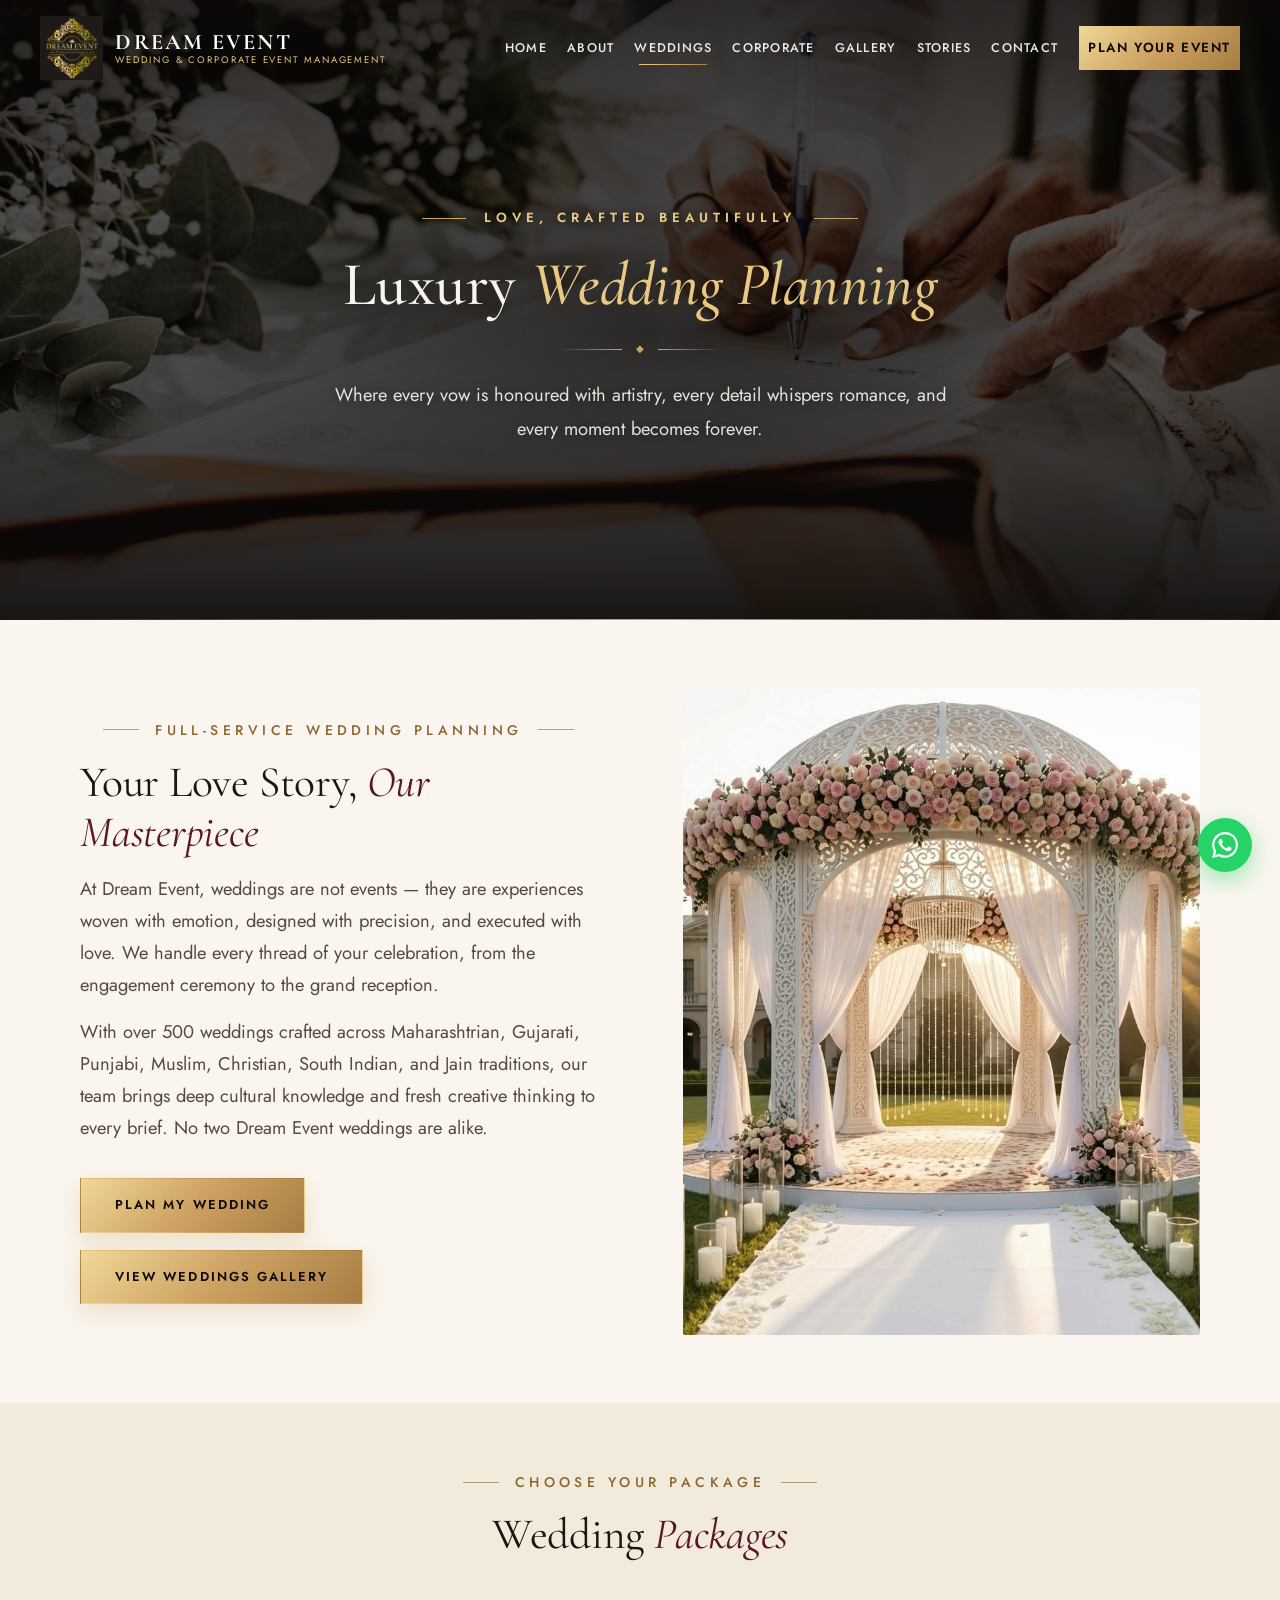
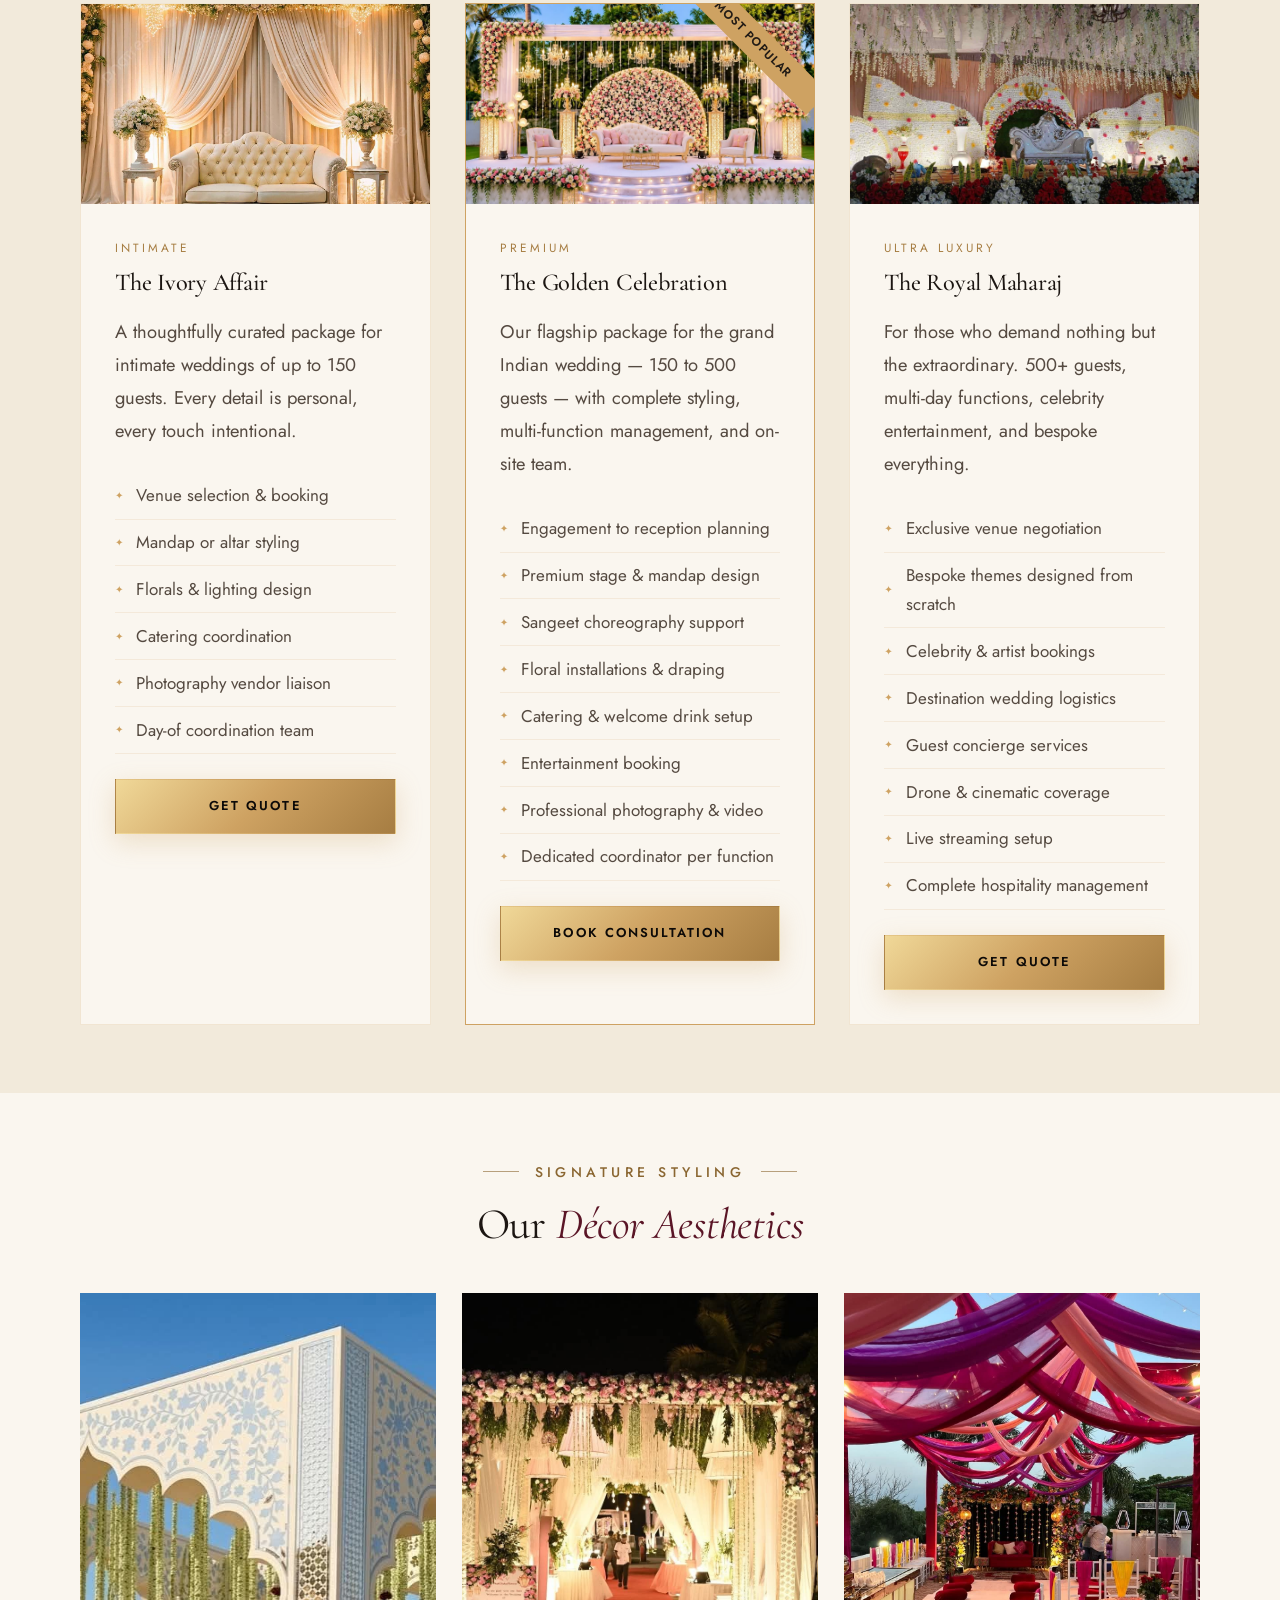
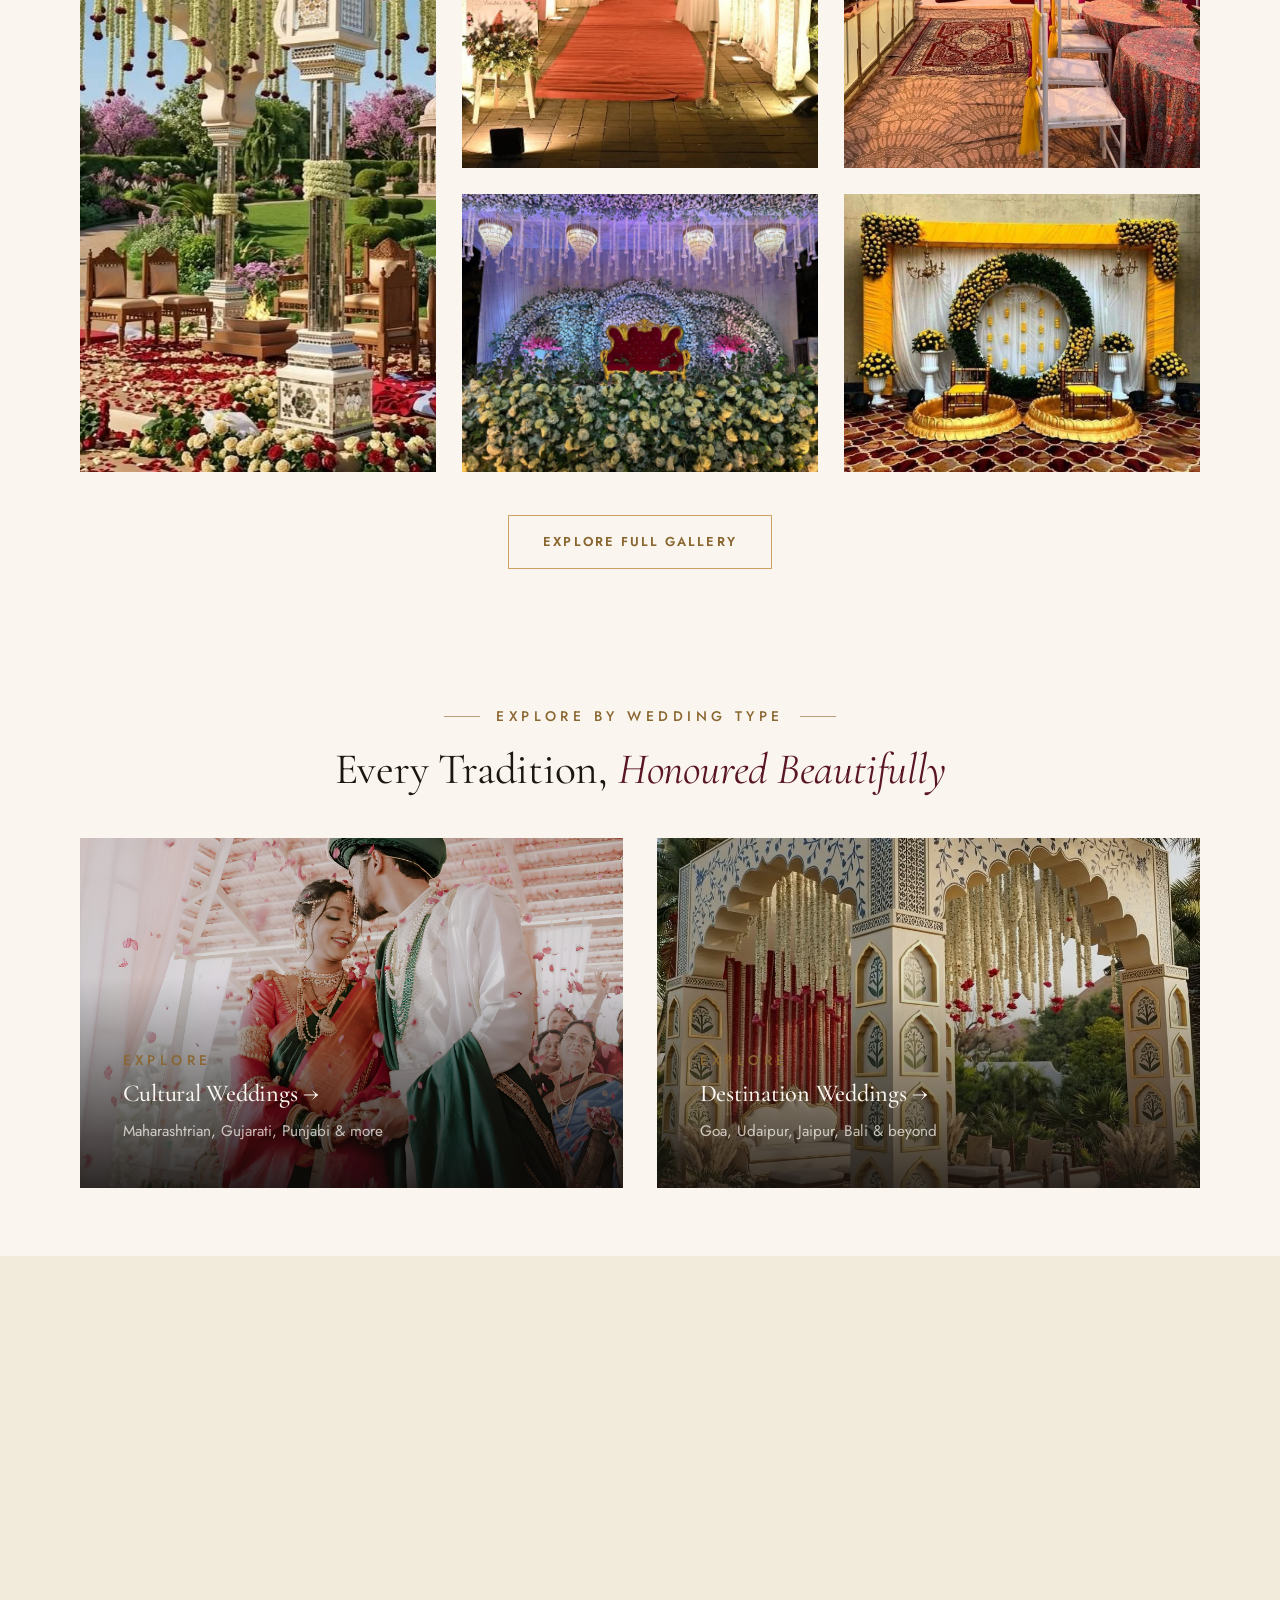
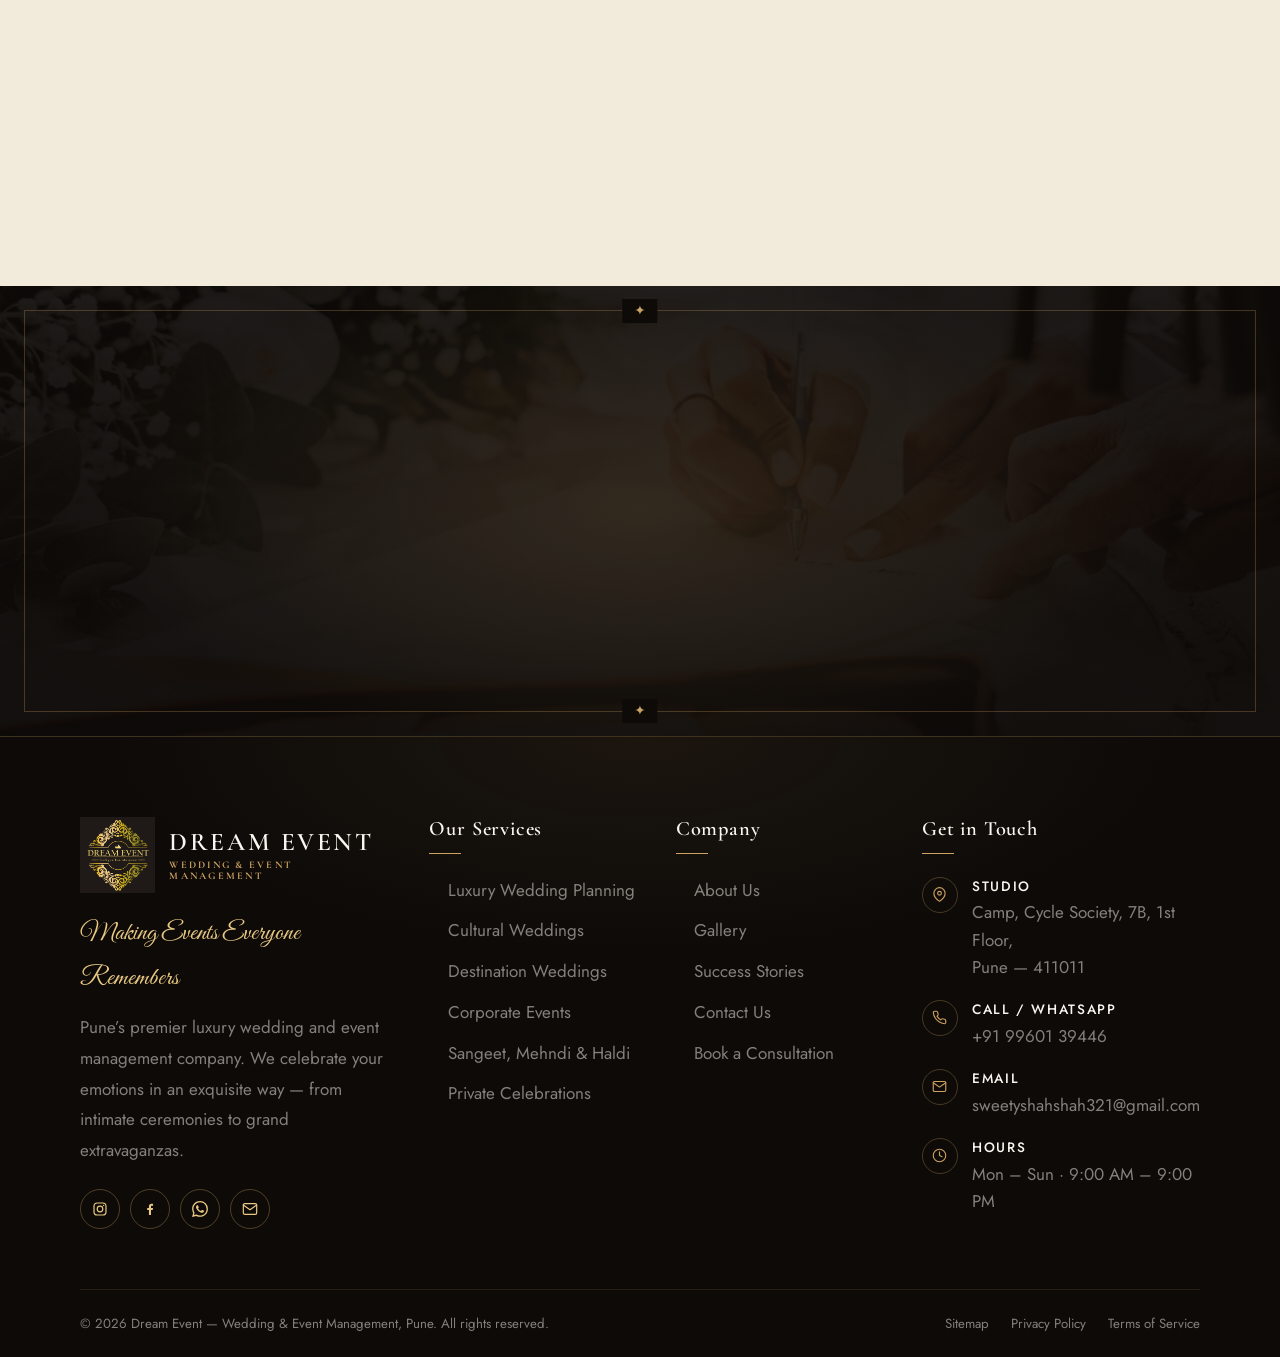
<file: weddings.html>
<!DOCTYPE html>
<html lang="en-IN" prefix="og: https://ogp.me/ns#">
<head>
  <meta charset="UTF-8">
  <meta name="viewport" content="width=device-width, initial-scale=1.0">
  <meta http-equiv="X-UA-Compatible" content="IE=edge">

  <!-- Primary SEO -->
  <title>Wedding Planning Pune — Dream Event | Luxury Wedding Management</title>
  <meta name="description" content="Dream Event offers complete luxury wedding planning in Pune. From engagement to reception — mandap décor, florals, catering, entertainment and more. Book Sarika Shah today.">
  <meta name="keywords" content="wedding planner pune, luxury wedding planning, mandap decoration, wedding management pune, dream event weddings, bridal decor pune, wedding coordinator pune">
  <meta name="author" content="Dream Event — Wedding and Event Management">
  <meta name="robots" content="index, follow, max-snippet:-1, max-image-preview:large, max-video-preview:-1">
  <link rel="canonical" href="https://www.dreamevent.in/weddings.html">

  <!-- Geo -->
  <meta name="geo.region" content="IN-MH">
  <meta name="geo.placename" content="Pune, Maharashtra, India">
  <meta name="geo.position" content="18.5204;73.8567">
  <meta name="ICBM" content="18.5204, 73.8567">

  <!-- Open Graph -->
  <meta property="og:type" content="website">
  <meta property="og:locale" content="en_IN">
  <meta property="og:title" content="Luxury Wedding Planning in Pune — Dream Event">
  <meta property="og:description" content="Complete luxury wedding planning in Pune. From engagement to reception — mandap décor, florals, catering, entertainment and more.">
  <meta property="og:url" content="https://www.dreamevent.in/weddings.html">
  <meta property="og:image" content="https://www.dreamevent.in/assets/banners/Wedding_Planning_banner.jpg">
  <meta property="og:image:width" content="1200">
  <meta property="og:image:height" content="630">
  <meta property="og:image:alt" content="Dream Event — Luxury Wedding Planning in Pune">
  <meta property="og:site_name" content="Dream Event">

  <!-- Twitter Card -->
  <meta name="twitter:card" content="summary_large_image">
  <meta name="twitter:site" content="@dream_events787">
  <meta name="twitter:creator" content="@dream_events787">
  <meta name="twitter:title" content="Luxury Wedding Planning in Pune — Dream Event">
  <meta name="twitter:description" content="Complete luxury wedding planning in Pune. From engagement to reception — mandap décor, florals, catering, and entertainment.">
  <meta name="twitter:image" content="https://www.dreamevent.in/assets/banners/Wedding_Planning_banner.jpg">
  <meta name="twitter:image:alt" content="Dream Event — Luxury Wedding Planning in Pune">

  <!-- Favicons -->
  <link rel="icon" type="image/png" href="assets/Logo_Main.png">
  <link rel="apple-touch-icon" href="assets/Logo_Main.png">

  <!-- Fonts -->
  <link rel="preconnect" href="https://fonts.googleapis.com">
  <link rel="preconnect" href="https://fonts.gstatic.com" crossorigin>
  <link href="https://fonts.googleapis.com/css2?family=Cormorant+Garamond:ital,wght@0,300;0,400;0,500;0,600;0,700;1,300;1,400;1,500&family=Great+Vibes&family=Jost:wght@300;400;500;600&display=swap" rel="stylesheet">

  <!-- PWA -->
  <link rel="manifest" href="/manifest.json">
  <meta name="theme-color" content="#0D0A08">
  <meta name="mobile-web-app-capable" content="yes">
  <meta name="apple-mobile-web-app-capable" content="yes">
  <meta name="apple-mobile-web-app-status-bar-style" content="default">
  <meta name="apple-mobile-web-app-title" content="Dream Event">

  <!-- Structured Data -->
  <script type="application/ld+json">
  {
    "@context": "https://schema.org",
    "@graph": [
      {
        "@type": "Service",
        "@id": "https://www.dreamevent.in/weddings.html",
        "name": "Luxury Wedding Planning in Pune",
        "serviceType": "Wedding Planning",
        "description": "Complete luxury wedding planning in Pune — engagement to reception. Mandap décor, florals, catering, entertainment, and vendor management.",
        "provider": { "@id": "https://www.dreamevent.in/#business" },
        "areaServed": [{ "@type": "City", "name": "Pune" }, { "@type": "Country", "name": "India" }],
        "url": "https://www.dreamevent.in/weddings.html",
        "offers": {
          "@type": "Offer",
          "priceCurrency": "INR",
          "availability": "https://schema.org/InStock",
          "seller": { "@id": "https://www.dreamevent.in/#business" }
        }
      },
      {
        "@type": "BreadcrumbList",
        "itemListElement": [
          { "@type": "ListItem", "position": 1, "name": "Home", "item": "https://www.dreamevent.in/" },
          { "@type": "ListItem", "position": 2, "name": "Weddings", "item": "https://www.dreamevent.in/weddings.html" }
        ]
      }
    ]
  }
  </script>
  <link rel="stylesheet" href="assets/css/global.css">
  <style>

  /* ── UNIFORM PAGE HERO ─────────────────────────────────────────── */
  .page-hero {
    height: 50vh;
    min-height: 360px;
    position: relative;
    display: flex;
    align-items: center;
    justify-content: center;
    overflow: hidden;
    background: #0D0A08;
  }
  .page-hero::after {
    content: '';
    position: absolute;
    bottom: 0; left: 0; right: 0;
    height: 2px;
    background: linear-gradient(90deg, transparent 0%, #CEA262 30%, #E8C882 50%, #CEA262 70%, transparent 100%);
    z-index: 4;
  }
  .page-hero-bg {
    position: absolute;
    inset: 0;
    background-size: cover;
    background-position: center 30%;
    transform: scale(1.06);
    transition: transform 8s var(--ease-luxury, ease);
  }
  .page-hero:hover .page-hero-bg { transform: scale(1.0); }
  .page-hero-overlay {
    position: absolute;
    inset: 0;
    background: linear-gradient(to bottom,
      rgba(13,10,8,0.55) 0%,
      rgba(10,8,6,0.88) 100%);
  }
  .page-hero-img {
    position: absolute; inset: 0;
    width: 100%; height: 100%;
    object-fit: cover; object-position: center 30%;
    opacity: 0.4;
  }
  .page-hero-content {
    position: relative;
    z-index: 2;
    text-align: center;
    color: #FAF6EF;
    padding: 0 2rem;
    width: 100%;
    max-width: 860px;
    display: flex;
    flex-direction: column;
    align-items: center;
  }
  .page-hero-content::before {
    content: '';
    display: block;
    width: 1px;
    height: 44px;
    background: linear-gradient(to bottom, transparent, #CEA262);
    margin-bottom: 1.4rem;
  }
  .page-hero-eyebrow {
    font-family: var(--font-body, sans-serif);
    font-size: 0.75rem;
    letter-spacing: 0.35em;
    text-transform: uppercase;
    color: #CEA262;
    font-weight: 500;
    display: flex;
    align-items: center;
    justify-content: center;
    gap: 14px;
    margin-bottom: 1.2rem;
  }
  .page-hero-eyebrow::before {
    content: '';
    display: block; height: 1px; width: 44px;
    background: linear-gradient(to right, transparent, #CEA262);
  }
  .page-hero-eyebrow::after {
    content: '';
    display: block; height: 1px; width: 44px;
    background: linear-gradient(to left, transparent, #CEA262);
  }
  .page-hero-title {
    font-family: var(--font-display, Georgia, serif);
    font-size: clamp(2.5rem, 6vw, 5rem);
    font-weight: 300;
    line-height: 1.1;
    color: #FFFFFF;
    margin-bottom: 0.8rem;
    letter-spacing: -0.01em;
  }
  .page-hero-title em {
    font-style: italic;
    color: #E8C882;
  }
  .page-hero-sub { display: none; }
  .breadcrumb, .page-breadcrumb {
    font-family: var(--font-body, sans-serif);
    font-size: 0.75rem;
    color: rgba(250,246,239,0.45);
    letter-spacing: 0.08em;
    margin-top: 0.8rem;
  }
  .breadcrumb a, .page-breadcrumb a { color: #CEA262; text-decoration: none; }
  .page-title {
    font-family: var(--font-display, Georgia, serif);
    font-size: clamp(2.5rem, 6vw, 5rem);
    font-weight: 300;
    line-height: 1.1;
    color: #FFFFFF;
    margin-bottom: 0.8rem;
  }
  .page-title em { font-style: italic; color: #E8C882; }

    .breadcrumb { font-family:var(--font-body);font-size:0.8rem;color:var(--on-dark-body);letter-spacing:1px; }
    .breadcrumb a { color:var(--gold);text-decoration:none; }

    /* Services overview */
    .services-intro { padding:var(--section-pad) 0; background:var(--cream); }
    .services-intro-grid { display:grid;grid-template-columns:1fr 1fr;gap:5rem;align-items:center; }
    .services-intro-text p { font-family:var(--font-body);font-size:1rem;line-height:1.9;color:var(--text-muted);margin-bottom:1.2rem; }

    /* Package cards */
    .packages-section { padding:var(--section-pad) 0; background:var(--off-white); }
    .packages-grid { display:grid;grid-template-columns:repeat(3,1fr);gap:2rem; }
    .package-card {
      background:var(--cream); border:1px solid rgba(206,162,98,0.2);
      transition:transform 0.3s ease,box-shadow 0.3s ease;
      position:relative; overflow:hidden;
    }
    .package-card:hover { transform:translateY(-8px); box-shadow:var(--shadow-xl); }
    .package-card.featured { border-color:var(--gold); }
    .package-card.featured::before {
      content:'Most Popular'; position:absolute; top:20px; right:-30px;
      background:var(--gold); color:var(--burgundy); font-family:var(--font-body);
      font-size:0.7rem; font-weight:600; letter-spacing:1px; padding:5px 40px;
      transform:rotate(45deg); text-transform:uppercase;
    }
    .package-img { height:220px; overflow:hidden; }
    .package-img img { width:100%;height:100%;object-fit:cover;transition:transform 0.5s ease; }
    .package-card:hover .package-img img { transform:scale(1.05); }
    .package-body { padding:2rem; }
    .package-tag { font-family:var(--font-body);font-size:0.7rem;letter-spacing:3px;text-transform:uppercase;color:var(--gold-dark);margin-bottom:0.5rem;display:block; }
    .package-body h3 { font-family:var(--font-display);font-size:1.6rem;font-weight:500;color: var(--charcoal);margin-bottom:1rem; }
    .package-body p { font-family:var(--font-body);font-size:0.9rem;color:var(--text-muted);line-height:1.7;margin-bottom:1.5rem; }
    .package-features { list-style:none;margin:0 0 1.5rem;padding:0; }
    .package-features li {
      font-family:var(--font-body);font-size:0.88rem;color:var(--text-muted);
      padding:0.5rem 0;border-bottom:1px solid rgba(206,162,98,0.15);
      display:flex;align-items:center;gap:0.75rem;
    }
    .package-features li::before { content:'✦';color:var(--gold);font-size:0.6rem;flex-shrink:0; }

    /* Décor showcase */
    .decor-section { padding:var(--section-pad) 0; background:var(--cream); }
    .decor-masonry { display:grid;grid-template-columns:repeat(3,1fr);grid-template-rows:auto;gap:1.5rem; }
    .decor-item { overflow:hidden;position:relative;cursor:pointer; }
    .decor-item.tall { grid-row:span 2; }
    .decor-item img { width:100%;height:100%;object-fit:cover;display:block;transition:transform 0.5s ease; }
    .decor-item:hover img { transform:scale(1.05); }
    .decor-item .decor-label {
      position:absolute;bottom:0;left:0;right:0;
      background:linear-gradient(to top,rgba(0,0,0,0.7) 0%,transparent 100%);
      padding:2rem 1.5rem 1.2rem;color:var(--cream);
      font-family:var(--font-display);font-size:1.1rem;font-style:italic;
    }
    .decor-item .decor-label small { display:block;font-family:var(--font-body);font-size:0.75rem;letter-spacing:2px;color:var(--gold);font-style:normal;text-transform:uppercase;margin-bottom:4px; }

    /* Process */
    .process-section { padding:var(--section-pad) 0; background:var(--burgundy); }
    .process-steps { display:grid;grid-template-columns:repeat(5,1fr);gap:1px;background:rgba(206,162,98,0.15);margin-top:3rem; }
    .process-step { background:var(--burgundy);padding:2.5rem 2rem;text-align:center;position:relative; }
    .process-step::after {
      content:'→'; position:absolute;right:-15px;top:50%;transform:translateY(-50%);
      color:rgba(206,162,98,0.3);font-size:1.5rem;z-index:2;
    }
    .process-step:last-child::after { display:none; }
    .step-num { font-family:var(--font-display);font-size:3rem;font-weight:600;color:rgba(206,162,98,0.2);line-height:1;margin-bottom:0.5rem; }
    .step-icon { font-size:2rem;margin-bottom:1rem; }
    .process-step h4 { font-family:var(--font-display);font-size:1.1rem;font-weight:500;color:var(--gold-light);margin-bottom:0.75rem; }
    .process-step p { font-family:var(--font-body);font-size:0.82rem;color:var(--on-dark-body);line-height:1.6; }

    /* FAQ */
    .faq-section { padding:var(--section-pad) 0;background:var(--off-white); }
    .faq-grid { display:grid;grid-template-columns:1fr 1fr;gap:3rem; }
    .faq-item { padding:1.5rem;background:var(--cream);border-left:3px solid var(--gold);cursor:pointer; }
    .faq-question { font-family:var(--font-body);font-size:0.95rem;font-weight:600;color: var(--charcoal);display:flex;justify-content:space-between;align-items:center;gap:1rem; }
    .faq-answer { font-family:var(--font-body);font-size:0.9rem;color:var(--text-muted);line-height:1.7;margin-top:1rem;display:none; }
    .faq-item.open .faq-answer { display:block; }
    .faq-toggle { color:var(--gold);font-size:1.2rem;flex-shrink:0;transition:transform 0.3s ease; }
    .faq-item.open .faq-toggle { transform:rotate(45deg); }

    /* CTA */
    .wedding-cta { padding:6rem 0;background: linear-gradient(135deg, #E8C882 0%, #CEA262 55%, #A67D42 100%);text-align:center;   color: #17120E;
}
    .wedding-cta h2 { font-family:var(--font-display);font-size:clamp(2rem,4vw,3.5rem);font-weight:300;color:var(--cream);margin-bottom:1rem; }
    .wedding-cta h2 em { font-style:italic;color:var(--gold-light); }
    .wedding-cta p { font-family:var(--font-body);font-size:1rem;color:var(--on-dark-body);max-width:550px;margin:0 auto 2.5rem;line-height:1.8; }
    .cta-btns { display:flex;gap:1rem;justify-content:center;flex-wrap:wrap; }
  
</style>
  <link rel="stylesheet" href="assets/css/luxe.css">
</head>
<body class="page-weddings">
  <div class="scroll-progress" aria-hidden="true"></div>

  <header class="site-header">
    <nav class="navbar hero-nav" role="navigation" aria-label="Main navigation">
      <a href="index.html" class="navbar-logo" aria-label="Dream Event Home">
        <div class="navbar-logo-emblem">
          <img src="assets/Logo_Main.png" alt="Dream Event Logo" width="72" height="72">
        </div>
        <div class="navbar-logo-text">
          <span class="main-name">Dream Event</span>
          <span class="sub-name">Wedding &amp; Corporate Event Management</span>
        </div>
      </a>

      <ul class="nav-links" role="list">
        <li><a href="index.html">Home</a></li>
        <li><a href="about.html">About</a></li>
        <li>
          <a href="weddings.html" class="active">Weddings</a>
          <div class="dropdown" role="menu">
            <a href="weddings.html" role="menuitem" class="active" aria-current="page">Wedding Planning</a>
            <a href="cultural-weddings.html" role="menuitem">Cultural Weddings</a>
            <a href="destination-weddings.html" role="menuitem">Destination Weddings</a>
          </div>
        </li>
        <li><a href="corporate-events.html">Corporate</a></li>
        <li><a href="gallery.html">Gallery</a></li>
        <li><a href="success-stories.html">Stories</a></li>
        <li><a href="contact.html">Contact</a></li>
        <li><a href="contact.html" class="nav-cta"><span>Plan Your Event</span></a></li>
      </ul>

      <button class="hamburger" aria-label="Toggle mobile menu" aria-expanded="false">
        <span></span><span></span><span></span>
      </button>
    </nav>

    <!-- Mobile Menu -->
    <div class="mobile-menu" role="dialog" aria-label="Mobile navigation" aria-modal="true">
      <ul class="mobile-nav-links" role="list">
        <li><a href="index.html">Home</a></li>
        <li><a href="about.html">About</a></li>
        <li><a href="weddings.html" class="active" aria-current="page">Weddings</a></li>
        <li><a href="cultural-weddings.html">Cultural Weddings</a></li>
        <li><a href="destination-weddings.html">Destination Weddings</a></li>
        <li><a href="corporate-events.html">Corporate Events</a></li>
        <li><a href="gallery.html">Gallery</a></li>
        <li><a href="success-stories.html">Success Stories</a></li>
        <li><a href="contact.html">Contact</a></li>
      </ul>
      <div class="mobile-menu-contact">
        <a href="tel:+919960139446">+91 99601 39446</a>
        <a href="contact.html" class="btn btn-gold"><span>Plan Your Event</span></a>
      </div>
    </div>
  </header>

  <main>
    <!-- Hero -->
    <section class="page-hero">
      <div class="page-hero-bg" style="background-image: url('assets/banners/Wedding_Planning_banner.jpg');" aria-hidden="true"></div>
      <div class="page-hero-overlay" aria-hidden="true"></div>
      <div class="page-hero-content">
        <p class="page-hero-eyebrow">Love, Crafted Beautifully</p>
        <h1 class="page-hero-title">Luxury <em>Wedding Planning</em></h1>
        <span class="page-hero-divider" aria-hidden="true">◆</span>
        <p class="page-hero-sub">Where every vow is honoured with artistry, every detail whispers romance, and every moment becomes forever.</p>
      </div>
    </section>

    <!-- Intro -->
    <section class="services-intro">
      <div class="container">
        <div class="services-intro-grid">
          <div class="reveal-left">
            <p class="section-label">Full-Service Wedding Planning</p>
            <h2 class="section-title">Your Love Story, <em>Our Masterpiece</em></h2>
            <p class="services-intro-text p">At Dream Event, weddings are not events — they are experiences woven with emotion, designed with precision, and executed with love. We handle every thread of your celebration, from the engagement ceremony to the grand reception.</p>
            <p class="services-intro-text p">With over 500 weddings crafted across Maharashtrian, Gujarati, Punjabi, Muslim, Christian, South Indian, and Jain traditions, our team brings deep cultural knowledge and fresh creative thinking to every brief. No two Dream Event weddings are alike.</p>
            <div style="display:flex;gap:1rem;flex-wrap:wrap;margin-top:2rem;">
              <a href="contact.html" class="btn btn-primary"><span>Plan My Wedding</span></a>
              <a href="gallery.html" class="btn btn-primary"><span>View Weddings Gallery</span></a>
            </div>
          </div>
          <div class="reveal-right">
            <img src="assets/wedding/weeding_decor1.jpeg" alt="Elegant wedding décor by Dream Event" style="width:100%;aspect-ratio:4/5;object-fit:cover;border-radius:2px;display:block;" loading="lazy">
          </div>
        </div>
      </div>
    </section>

    <!-- Packages -->
    <section class="packages-section">
      <div class="container">
        <div style="text-align:center;" class="reveal section-head">
          <p class="section-label">Choose Your Package</p>
          <h2 class="section-title">Wedding <em>Packages</em></h2>
        </div>
        <div class="packages-grid">
          <div class="package-card reveal">
            <div class="package-img"><img src="assets/web/wedding-026.jpg" alt="Intimate candlelit reception" loading="lazy"></div>
            <div class="package-body">
              <span class="package-tag">Intimate</span>
              <h3>The Ivory Affair</h3>
              <p>A thoughtfully curated package for intimate weddings of up to 150 guests. Every detail is personal, every touch intentional.</p>
              <ul class="package-features">
                <li>Venue selection &amp; booking</li>
                <li>Mandap or altar styling</li>
                <li>Florals &amp; lighting design</li>
                <li>Catering coordination</li>
                <li>Photography vendor liaison</li>
                <li>Day-of coordination team</li>
              </ul>
              <a href="contact.html" class="btn btn-primary" style="width:100%;text-align:center;"><span>Get Quote</span></a>
            </div>
          </div>
          <div class="package-card featured reveal" style="--reveal-delay:150ms">
            <div class="package-img"><img src="assets/web/wedding-028.jpg" alt="Grand floral reception stage" loading="lazy"></div>
            <div class="package-body">
              <span class="package-tag">Premium</span>
              <h3>The Golden Celebration</h3>
              <p>Our flagship package for the grand Indian wedding — 150 to 500 guests — with complete styling, multi-function management, and on-site team.</p>
              <ul class="package-features">
                <li>Engagement to reception planning</li>
                <li>Premium stage &amp; mandap design</li>
                <li>Sangeet choreography support</li>
                <li>Floral installations &amp; draping</li>
                <li>Catering &amp; welcome drink setup</li>
                <li>Entertainment booking</li>
                <li>Professional photography &amp; video</li>
                <li>Dedicated coordinator per function</li>
              </ul>
              <a href="contact.html" class="btn btn-primary" style="width:100%;text-align:center;"><span>Book Consultation</span></a>
            </div>
          </div>
          <div class="package-card reveal" style="--reveal-delay:300ms">
            <div class="package-img"><img src="assets/web/wedding-039.jpg" alt="Cascading floral reception" loading="lazy"></div>
            <div class="package-body">
              <span class="package-tag">Ultra Luxury</span>
              <h3>The Royal Maharaj</h3>
              <p>For those who demand nothing but the extraordinary. 500+ guests, multi-day functions, celebrity entertainment, and bespoke everything.</p>
              <ul class="package-features">
                <li>Exclusive venue negotiation</li>
                <li>Bespoke themes designed from scratch</li>
                <li>Celebrity &amp; artist bookings</li>
                <li>Destination wedding logistics</li>
                <li>Guest concierge services</li>
                <li>Drone &amp; cinematic coverage</li>
                <li>Live streaming setup</li>
                <li>Complete hospitality management</li>
              </ul>
              <a href="contact.html" class="btn btn-primary" style="width:100%;text-align:center;"><span>Get Quote</span></a>
            </div>
          </div>
        </div>
      </div>
    </section>

    <!-- Décor Showcase -->
    <section class="decor-section">
      <div class="container">
        <div style="text-align:center;" class="reveal section-head">
          <p class="section-label">Signature Styling</p>
          <h2 class="section-title">Our <em>Décor Aesthetics</em></h2>
        </div>
        <div class="decor-masonry">
          <div class="decor-item tall reveal">
            <img src="assets/web/destination-091.jpg" alt="Grand jharokha mandap setup" loading="lazy">
          </div>
          <div class="decor-item reveal">
            <img src="assets/web/decor-080.jpg" alt="Ivory floral entrance tunnel" loading="lazy">
          </div>
          <div class="decor-item reveal" style="--reveal-delay:100ms">
            <img src="assets/web/decor-032.jpg" alt="Draped dining pavilion" loading="lazy">
          </div>
          <div class="decor-item reveal" style="--reveal-delay:200ms">
            <img src="assets/web/wedding-064.jpg" alt="Chandelier stage design" loading="lazy">
          </div>
          <div class="decor-item reveal" style="--reveal-delay:100ms">
            <img src="assets/web/haldi-013.jpg" alt="Haldi and sangeet setup" loading="lazy">
          </div>
        </div>
        <div style="text-align:center;margin-top:2.5rem;" class="reveal">
          <a href="gallery.html" class="btn btn-outline"><span>Explore Full Gallery</span></a>
        </div>
      </div>
    </section>


    <!-- Wedding Types Links -->
    <section style="padding:var(--section-pad) 0;background:var(--cream);">
      <div class="container">
        <div style="text-align:center;" class="reveal section-head">
          <p class="section-label">Explore By Wedding Type</p>
          <h2 class="section-title">Every Tradition, <em>Honoured Beautifully</em></h2>
        </div>
        <div class="wtype-grid" style="display:grid;grid-template-columns:1fr 1fr;gap:2rem;">
          <a href="cultural-weddings.html" style="display:block;position:relative;overflow:hidden;text-decoration:none;" class="reveal">
            <img loading="lazy" src="assets/Cutural-Wedding/maharashtrian-wedding.jpg" alt="Cultural weddings" style="width:100%;height:350px;object-fit:cover;display:block;transition:transform 0.5s ease;">
            <div style="position:absolute;inset:0;background:linear-gradient(to top,rgba(13,10,8,0.85) 0%,rgba(0,0,0,0.1) 60%);display:flex;flex-direction:column;justify-content:flex-end;padding:2.5rem;">
              <p style="font-family:var(--font-body);font-size:0.75rem;letter-spacing:3px;text-transform:uppercase;color:var(--gold);margin-bottom:0.5rem;">Explore</p>
              <h3 style="font-family:var(--font-display);font-size:2rem;font-weight:400;color:var(--cream);margin:0;">Cultural Weddings →</h3>
              <p style="font-family:var(--font-body);font-size:0.9rem;color:var(--on-dark-body);margin-top:0.5rem;">Maharashtrian, Gujarati, Punjabi &amp; more</p>
            </div>
          </a>
          <a href="destination-weddings.html" style="display:block;position:relative;overflow:hidden;text-decoration:none;" class="reveal" style="--reveal-delay:200ms">
            <img loading="lazy" src="assets/web/destination-093.jpg" alt="Destination weddings" style="width:100%;height:350px;object-fit:cover;display:block;transition:transform 0.5s ease;">
            <div style="position:absolute;inset:0;background:linear-gradient(to top,rgba(23,18,14,0.85) 0%,rgba(0,0,0,0.1) 60%);display:flex;flex-direction:column;justify-content:flex-end;padding:2.5rem;">
              <p style="font-family:var(--font-body);font-size:0.75rem;letter-spacing:3px;text-transform:uppercase;color:var(--gold);margin-bottom:0.5rem;">Explore</p>
              <h3 style="font-family:var(--font-display);font-size:2rem;font-weight:400;color:var(--cream);margin:0;">Destination Weddings →</h3>
              <p style="font-family:var(--font-body);font-size:0.9rem;color:var(--on-dark-body);margin-top:0.5rem;">Goa, Udaipur, Jaipur, Bali &amp; beyond</p>
            </div>
          </a>
        </div>
      </div>
    </section>

    <!-- FAQ -->
    <section class="faq-section">
      <div class="container">
        <div style="text-align:center;" class="reveal section-head">
          <p class="section-label">Common Questions</p>
          <h2 class="section-title">Wedding Planning <em>FAQs</em></h2>
        </div>
        <div class="faq-grid">
          <div class="faq-item reveal" onclick="this.classList.toggle('open')">
            <div class="faq-question">How far in advance should I book? <span class="faq-toggle">+</span></div>
            <div class="faq-answer">We recommend booking at least 6–12 months in advance, especially for peak wedding season (October–February). However, we do accommodate shorter timelines depending on availability.</div>
          </div>
          <div class="faq-item reveal" onclick="this.classList.toggle('open')">
            <div class="faq-question">Do you work with specific venues? <span class="faq-toggle">+</span></div>
            <div class="faq-answer">We have long-standing relationships with the finest venues across Pune and Pan India — including Radisson Blu and Fairfield by Marriott — but we are happy to work with any venue you choose.</div>
          </div>
          <div class="faq-item reveal" onclick="this.classList.toggle('open')">
            <div class="faq-question">Can you manage multi-day wedding functions? <span class="faq-toggle">+</span></div>
            <div class="faq-answer">Absolutely. We manage complete multi-function weddings including Engagement, Mehendi, Haldi, Sangeet, Wedding Ceremony, and Reception — each with dedicated coordination and themed setups.</div>
          </div>
          <div class="faq-item reveal" onclick="this.classList.toggle('open')">
            <div class="faq-question">What is your minimum budget requirement? <span class="faq-toggle">+</span></div>
            <div class="faq-answer">Our packages are tailored to your vision and scale. We work across a wide range of budgets. The best way to understand pricing is through a free consultation with Sarika Shah herself.</div>
          </div>
          <div class="faq-item reveal" onclick="this.classList.toggle('open')">
            <div class="faq-question">Do you provide catering services? <span class="faq-toggle">+</span></div>
            <div class="faq-answer">We work with an exclusive network of caterers across cuisines and dietary preferences. We coordinate, manage, and ensure quality — from welcome drinks to midnight dessert stations.</div>
          </div>
          <div class="faq-item reveal" onclick="this.classList.toggle('open')">
            <div class="faq-question">Can we customise the styling entirely? <span class="faq-toggle">+</span></div>
            <div class="faq-answer">Everything we do is bespoke. We create your design concept from scratch based on your personal aesthetic, cultural preferences, colour palette, and vision — no templates, ever.</div>
          </div>
        </div>
      </div>
    </section>

    <!-- CTA -->
    <section class="cta-band" aria-label="Get in touch">
      <div class="cta-band-bg" style="background-image: url('assets/banners/Wedding_Planning_banner.jpg');" aria-hidden="true"></div>
      <div class="cta-band-frame" aria-hidden="true"></div>
      <div class="cta-band-inner reveal">
        <p class="section-eyebrow">Start Planning Today</p>
        <h2 class="cta-band-title">Your Dream Wedding <em>Awaits</em></h2>
        <p class="cta-band-text">Book a complimentary consultation with Sarika Shah and begin crafting the celebration of your lifetime.</p>
        <div class="cta-band-actions">
          <a href="contact.html" class="btn btn-gold"><span>Book Free Consultation</span></a>
          <a href="https://wa.me/919960139446?text=Hi!%20I'd%20like%20to%20enquire%20about%20wedding%20planning." class="btn btn-outline" target="_blank" rel="noopener noreferrer"><span>WhatsApp Us</span></a>
        </div>
        <p class="cta-band-note">Pune · Katraj · Hinjewadi · Wagholi · NIBM · Pan India</p>
      </div>
    </section>
  </main>

  <!-- Footer -->
  <footer class="site-footer" role="contentinfo">
    <div class="container">
      <div class="footer-grid">
        <div class="footer-brand">
          <a href="index.html" class="footer-logo" aria-label="Dream Event Home">
            <img src="assets/Logo_Main.png" alt="Dream Event Logo" width="76" height="76" loading="lazy">
            <span class="footer-logo-text"><strong>Dream Event</strong><span>Wedding &amp; Event Management</span></span>
          </a>
          <span class="footer-tagline">Making Events Everyone Remembers</span>
          <p>Pune’s premier luxury wedding and event management company. We celebrate your emotions in an exquisite way — from intimate ceremonies to grand extravaganzas.</p>
          <div class="footer-social" aria-label="Social media links">
            <a href="https://instagram.com/dream_events787" target="_blank" rel="noopener noreferrer" aria-label="Instagram"><svg viewBox="0 0 24 24" fill="none" stroke="currentColor" stroke-width="1.8"><rect x="3" y="3" width="18" height="18" rx="5"/><circle cx="12" cy="12" r="4.2"/><circle cx="17.4" cy="6.6" r="1" fill="currentColor" stroke="none"/></svg></a>
            <a href="https://facebook.com/DreamEvents" target="_blank" rel="noopener noreferrer" aria-label="Facebook"><svg viewBox="0 0 24 24" fill="currentColor"><path d="M13.5 21v-7.5h2.6l.4-3h-3V8.6c0-.9.3-1.5 1.5-1.5h1.6V4.4c-.3 0-1.2-.1-2.3-.1-2.3 0-3.9 1.4-3.9 4V10.5H7.8v3h2.6V21h3.1z"/></svg></a>
            <a href="https://wa.me/919960139446" target="_blank" rel="noopener noreferrer" aria-label="WhatsApp"><svg viewBox="0 0 24 24" fill="currentColor"><path d="M17.47 14.38c-.3-.15-1.76-.87-2.03-.97-.27-.1-.47-.15-.67.15-.2.3-.77.97-.94 1.16-.17.2-.35.22-.64.07-.3-.15-1.26-.46-2.39-1.47-.88-.79-1.48-1.76-1.65-2.06-.17-.3-.02-.46.13-.6.13-.14.3-.35.45-.52.15-.18.2-.3.3-.5.1-.2.05-.37-.03-.52-.07-.15-.67-1.61-.92-2.2-.24-.58-.49-.5-.67-.51h-.57c-.2 0-.52.07-.79.37-.27.3-1.04 1.02-1.04 2.48s1.07 2.88 1.21 3.07c.15.2 2.1 3.2 5.08 4.49.71.31 1.26.49 1.7.63.71.22 1.36.19 1.87.12.57-.09 1.76-.72 2-1.41.25-.7.25-1.29.18-1.41-.08-.13-.28-.2-.57-.35M12.05 21.79a9.87 9.87 0 01-5.03-1.38l-.36-.21-3.74.98 1-3.65-.24-.37a9.86 9.86 0 01-1.51-5.26c0-5.45 4.44-9.88 9.89-9.88 2.64 0 5.12 1.03 6.99 2.9a9.83 9.83 0 012.89 6.99c0 5.45-4.44 9.88-9.89 9.88m8.41-18.3A11.82 11.82 0 0012.05 0C5.5 0 .16 5.34.16 11.89c0 2.1.55 4.14 1.59 5.95L.06 24l6.3-1.65a11.88 11.88 0 005.68 1.45h.01c6.55 0 11.89-5.34 11.89-11.89a11.82 11.82 0 00-3.48-8.41z"/></svg></a>
            <a href="mailto:sweetyshahshah321@gmail.com" aria-label="Email"><svg viewBox="0 0 24 24" fill="none" stroke="currentColor" stroke-width="1.8" stroke-linecap="round" stroke-linejoin="round"><rect x="2" y="4" width="20" height="16" rx="2"/><path d="M22 6l-10 7L2 6"/></svg></a>
          </div>
        </div>

        <div class="footer-col">
          <h4>Our Services</h4>
          <ul class="footer-links">
            <li><a href="weddings.html">Luxury Wedding Planning</a></li>
            <li><a href="cultural-weddings.html">Cultural Weddings</a></li>
            <li><a href="destination-weddings.html">Destination Weddings</a></li>
            <li><a href="corporate-events.html">Corporate Events</a></li>
            <li><a href="weddings.html">Sangeet, Mehndi &amp; Haldi</a></li>
            <li><a href="contact.html">Private Celebrations</a></li>
          </ul>
        </div>

        <div class="footer-col">
          <h4>Company</h4>
          <ul class="footer-links">
            <li><a href="about.html">About Us</a></li>
            <li><a href="gallery.html">Gallery</a></li>
            <li><a href="success-stories.html">Success Stories</a></li>
            <li><a href="contact.html">Contact Us</a></li>
            <li><a href="contact.html">Book a Consultation</a></li>
          </ul>
        </div>

        <div class="footer-col">
          <h4>Get in Touch</h4>
          <div class="footer-contact-item">
            <div class="footer-contact-icon" aria-hidden="true"><svg viewBox="0 0 24 24" fill="none" stroke="currentColor" stroke-width="1.8" stroke-linecap="round" stroke-linejoin="round"><path d="M21 10c0 7-9 13-9 13S3 17 3 10a9 9 0 0118 0z"/><circle cx="12" cy="10" r="3"/></svg></div>
            <div class="footer-contact-text"><strong>Studio</strong>Camp, Cycle Society, 7B, 1st Floor,<br>Pune — 411011</div>
          </div>
          <div class="footer-contact-item">
            <div class="footer-contact-icon" aria-hidden="true"><svg viewBox="0 0 24 24" fill="none" stroke="currentColor" stroke-width="1.8" stroke-linecap="round" stroke-linejoin="round"><path d="M22 16.9v3a2 2 0 01-2.2 2 19.8 19.8 0 01-8.6-3.1 19.5 19.5 0 01-6-6A19.8 19.8 0 012.1 4.2 2 2 0 014.1 2h3a2 2 0 012 1.7c.1.9.4 1.8.7 2.7a2 2 0 01-.5 2.1L8 9.8a16 16 0 006 6l1.3-1.3a2 2 0 012.1-.4c.9.3 1.8.6 2.7.7a2 2 0 011.7 2z"/></svg></div>
            <div class="footer-contact-text"><strong>Call / WhatsApp</strong><a href="tel:+919960139446">+91 99601 39446</a></div>
          </div>
          <div class="footer-contact-item">
            <div class="footer-contact-icon" aria-hidden="true"><svg viewBox="0 0 24 24" fill="none" stroke="currentColor" stroke-width="1.8" stroke-linecap="round" stroke-linejoin="round"><rect x="2" y="4" width="20" height="16" rx="2"/><path d="M22 6l-10 7L2 6"/></svg></div>
            <div class="footer-contact-text"><strong>Email</strong><a href="mailto:sweetyshahshah321@gmail.com">sweetyshahshah321@gmail.com</a></div>
          </div>
          <div class="footer-contact-item">
            <div class="footer-contact-icon" aria-hidden="true"><svg viewBox="0 0 24 24" fill="none" stroke="currentColor" stroke-width="1.8" stroke-linecap="round"><circle cx="12" cy="12" r="10"/><path d="M12 6v6l4 2"/></svg></div>
            <div class="footer-contact-text"><strong>Hours</strong>Mon – Sun · 9:00 AM – 9:00 PM</div>
          </div>
        </div>
      </div>

      <div class="footer-bottom">
        <p>© 2026 Dream Event — Wedding &amp; Event Management, Pune. All rights reserved.</p>
        <nav aria-label="Footer">
          <a href="sitemap.xml">Sitemap</a>
          <a href="#">Privacy Policy</a>
          <a href="#">Terms of Service</a>
        </nav>
      </div>
    </div>
  </footer>

  <!-- Floating Buttons -->
  <a href="https://wa.me/919960139446?text=Hello%20Dream%20Event%2C%20I%27d%20like%20to%20enquire%20about%20your%20services." class="floating-whatsapp" target="_blank" rel="noopener noreferrer" aria-label="Chat on WhatsApp"><svg viewBox="0 0 24 24" fill="currentColor"><path d="M17.47 14.38c-.3-.15-1.76-.87-2.03-.97-.27-.1-.47-.15-.67.15-.2.3-.77.97-.94 1.16-.17.2-.35.22-.64.07-.3-.15-1.26-.46-2.39-1.47-.88-.79-1.48-1.76-1.65-2.06-.17-.3-.02-.46.13-.6.13-.14.3-.35.45-.52.15-.18.2-.3.3-.5.1-.2.05-.37-.03-.52-.07-.15-.67-1.61-.92-2.2-.24-.58-.49-.5-.67-.51h-.57c-.2 0-.52.07-.79.37-.27.3-1.04 1.02-1.04 2.48s1.07 2.88 1.21 3.07c.15.2 2.1 3.2 5.08 4.49.71.31 1.26.49 1.7.63.71.22 1.36.19 1.87.12.57-.09 1.76-.72 2-1.41.25-.7.25-1.29.18-1.41-.08-.13-.28-.2-.57-.35M12.05 21.79a9.87 9.87 0 01-5.03-1.38l-.36-.21-3.74.98 1-3.65-.24-.37a9.86 9.86 0 01-1.51-5.26c0-5.45 4.44-9.88 9.89-9.88 2.64 0 5.12 1.03 6.99 2.9a9.83 9.83 0 012.89 6.99c0 5.45-4.44 9.88-9.89 9.88m8.41-18.3A11.82 11.82 0 0012.05 0C5.5 0 .16 5.34.16 11.89c0 2.1.55 4.14 1.59 5.95L.06 24l6.3-1.65a11.88 11.88 0 005.68 1.45h.01c6.55 0 11.89-5.34 11.89-11.89a11.82 11.82 0 00-3.48-8.41z"/></svg></a>
  <button class="back-to-top" aria-label="Back to top">↑</button>

  <script src="assets/js/main.js"></script>
</body>
</html>
</file>
<file: assets/css/global.css>
/* =============================================
   DREAM EVENT — LUXURY DESIGN SYSTEM
   Palette taken from the gold-on-black logo:
   Ink (warm black) · Champagne Gold · Ivory · Wine accent
   ============================================= */

:root {
  /* Core palette */
  --ink: #0D0A08;
  --ink-2: #17120E;
  --ink-3: #231C16;
  --wine: #5A1526;
  --gold: #CEA262;
  --gold-light: #E8C882;
  --gold-dark: #A67D42;
  --gold-sheen: #F0D898;
  --gold-text: #8A6631;          /* gold that passes contrast on ivory */
  --gold-grad: linear-gradient(135deg, #F0D898 0%, #CEA262 50%, #A67D42 100%);
  --cream: #FAF6EF;              /* ivory — main light background */
  --cream-dark: #F2EADB;         /* alternate light background */
  --smoke: #F6F1E8;
  --white: #FFFFFF;

  /* Text */
  --charcoal: #1C1612;           /* headings on light */
  --charcoal-mid: #554A41;       /* body copy on light — one grey for all body text */
  --charcoal-light: #554A41;     /* kept equal to body grey for uniformity */
  --on-dark: #FAF6EF;            /* headings on dark */
  --on-dark-body: rgba(250, 246, 239, 0.74);
  --on-dark-muted: rgba(250, 246, 239, 0.5);

  /* Legacy names, mapped onto the palette so every page reads the same */
  --burgundy: var(--ink-3);       /* legacy accent surfaces -> rich black */
  --burgundy-light: #2E251D;
  --burgundy-dark: var(--ink-2);
  --forest: var(--ink-2);
  --forest-light: var(--ink-3);
  --forest-green: var(--ink-3);
  --off-white: var(--cream-dark);
  --rosewood: var(--wine);
  --dusty-rose: var(--wine);
  --text: var(--charcoal);
  --text-light: var(--charcoal-mid);
  --text-muted: var(--charcoal-light);
  --shadow-lg: 0 12px 40px rgba(13, 10, 8, 0.16);
  --shadow-xl: 0 24px 80px rgba(13, 10, 8, 0.22);

  /* Typography */
  --font-display: 'Cormorant Garamond', 'Playfair Display', Georgia, serif;
  --font-body: 'Jost', 'DM Sans', system-ui, sans-serif;
  --font-accent: 'Great Vibes', 'Dancing Script', cursive;
  --font-script: var(--font-accent);

  /* Type scale — used by every page */
  --fs-hero: clamp(2.6rem, 5.2vw, 4.4rem);
  --fs-h2: clamp(2rem, 3.4vw, 3rem);
  --fs-h3: clamp(1.4rem, 1.9vw, 1.7rem);
  --fs-h4: 1.35rem;
  --fs-lead: 1.15rem;
  --fs-body: 1.08rem;
  --fs-small: 1rem;
  --fs-eyebrow: 0.82rem;

  /* Spacing */
  --section-pad: 72px;
  --section-pad-sm: 48px;
  --header-gap: 44px;            /* space between section header and content */

  /* Transitions */
  --ease-luxury: cubic-bezier(0.25, 0.46, 0.45, 0.94);
  --ease-bounce: cubic-bezier(0.34, 1.56, 0.64, 1);

  /* Shadows */
  --shadow-gold: 0 4px 30px rgba(206, 162, 98, 0.25);
  --shadow-card: 0 18px 50px rgba(13, 10, 8, 0.10);
  --shadow-heavy: 0 40px 100px rgba(13, 10, 8, 0.22);
}

/* ===== RESET & BASE ===== */
*, *::before, *::after {
  margin: 0;
  padding: 0;
  box-sizing: border-box;
}

html {
  scroll-behavior: smooth;
  font-size: 16px;
  -webkit-font-smoothing: antialiased;
  -moz-osx-font-smoothing: grayscale;
}

body {
  font-family: var(--font-body);
  background-color: var(--cream);
  color: var(--charcoal);
  overflow-x: hidden;
}

/* Scroll Progress */
.scroll-progress {
  position: fixed;
  top: 0;
  left: 0;
  height: 3px;
  background: linear-gradient(90deg, var(--burgundy), var(--gold), var(--burgundy-light));
  z-index: 10000;
  width: 0%;
  transition: width 0.1s linear;
}

/* ===== TYPOGRAPHY ===== */
h1, h2, h3, h4, h5 {
  font-family: var(--font-display);
  font-weight: 600;
  line-height: 1.15;
  letter-spacing: -0.01em;
}

.display-title {
  font-size: clamp(3.5rem, 8vw, 8rem);
  font-family: var(--font-display);
  font-weight: 300;
  letter-spacing: -0.02em;
  line-height: 1.0;
}

.section-label {
  font-family: var(--font-body);
  font-size: 0.75rem;
  letter-spacing: 0.35em;
  text-transform: uppercase;
  color: var(--gold);
  font-weight: 500;
  display: flex;
  align-items: center;
  justify-content: center;
  gap: 16px;
}

.section-label::before,
.section-label::after {
  content: '';
  display: block;
  height: 1px;
  width: 40px;
  background: linear-gradient(135deg, #E8C882 0%, #CEA262 55%, #A67D42 100%);
  flex-shrink: 0;
}

.section-label.left { justify-content: flex-start; }
.section-label.left::before { display: none; }
.section-label.right::after { display: none; }

.section-title {
  font-size: clamp(2.4rem, 5vw, 4.2rem);
  font-family: var(--font-display);
  color: var(--charcoal);
  font-weight: 400;
  line-height: 1.1;
}

.section-title em {
  font-style: italic;
  color: var(--burgundy);
}

.accent-text {
  font-family: var(--font-accent);
  font-size: 1.8em;
  color: var(--gold);
  line-height: 1;
}

/* ===== NAVIGATION ===== */
.navbar {
  position: fixed;
  top: 0;
  left: 0;
  right: 0;
  z-index: 1000;
  padding: 24px 60px;
  display: flex;
  align-items: center;
  justify-content: space-between;
  transition: all 0.5s var(--ease-luxury);
  background: transparent;
  
  
}

.navbar.scrolled {
  background: rgba(10, 10, 10, 0.97);
  backdrop-filter: blur(20px);
  -webkit-backdrop-filter: blur(20px);
  padding: 16px 60px;
  box-shadow: 0 2px 40px rgba(0, 0, 0, 0.5);
  border-bottom: 1px solid rgba(206, 162, 98, 0.25);
}

.navbar-logo {
  display: flex;
  align-items: center;
  gap: 12px;
  text-decoration: none;
  z-index: 2;
}

.navbar-logo-emblem {
  height: 72px;
  width: auto;
  flex-shrink: 0;
}

.navbar-logo-emblem img {
  height: 100%;
  width: auto;
  display: block;
  object-fit: contain;
  image-rendering: -webkit-optimize-contrast;
  image-rendering: crisp-edges;
}

.navbar-logo-text {
  display: flex;
  flex-direction: column;
  line-height: 1;
}

.navbar-logo-text .main-name {
  font-family: var(--font-display);
  font-size: 1.4rem;
  font-weight: 700;
  color: var(--white);
  letter-spacing: 0.08em;
  text-transform: uppercase;
}

.navbar-logo-text .sub-name {
  font-family: var(--font-body);
  font-size: 0.54rem;
  letter-spacing: 0.13em;
  text-transform: uppercase;
  color: var(--gold-light);
  margin-top: 3px;
}

.navbar.hero-nav .navbar-logo-text .main-name { color: var(--white); }
.navbar.hero-nav .navbar-logo-text .sub-name { color: var(--gold-light); }

.nav-links {
  display: flex;
  align-items: center;
  gap: 8px;
  list-style: none;
}

.nav-links > li {
  position: relative;
}

.nav-links > li > a {
  font-family: var(--font-body);
  font-size: 0.82rem;
  font-weight: 500;
  letter-spacing: 0.1em;
  text-transform: uppercase;
  color: rgba(255, 255, 255, 0.9);
  text-decoration: none;
  padding: 10px 14px;
  display: block;
  position: relative;
  transition: color 0.3s ease;
}

.navbar.hero-nav .nav-links > li > a { color: rgba(255, 255, 255, 0.9); }

.nav-links > li > a::after {
  content: '';
  position: absolute;
  bottom: 4px;
  left: 14px;
  right: 14px;
  height: 1px;
  background: linear-gradient(135deg, #E8C882 0%, #CEA262 55%, #A67D42 100%);
  transform: scaleX(0);
  transform-origin: left;
  transition: transform 0.4s var(--ease-luxury);
}

.nav-links > li > a:hover::after,
.nav-links > li > a.active::after { transform: scaleX(1); }

.nav-links > li > a:hover { color: var(--gold); }

/* Dropdown */
.dropdown {
  position: absolute;
  top: calc(100% + 16px);
  left: 0;
  min-width: 220px;
  background: #0E0E0E;
  border: 1px solid rgba(206, 162, 98, 0.2);
  border-top: 3px solid var(--gold);
  box-shadow: var(--shadow-card);
  opacity: 0;
  visibility: hidden;
  transform: translateY(12px);
  transition: all 0.35s var(--ease-luxury);
  z-index: 100;
}

.nav-links > li:hover .dropdown {
  opacity: 1;
  visibility: visible;
  transform: translateY(0);
}

.dropdown a {
  display: block;
  padding: 14px 22px;
  font-size: 0.8rem;
  font-weight: 400;
  letter-spacing: 0.08em;
  text-transform: uppercase;
  color: rgba(255, 255, 255, 0.8);
  text-decoration: none;
  border-bottom: 1px solid rgba(206,162,98, 0.12);
  transition: all 0.25s ease;
}

.dropdown a:last-child { border-bottom: none; }

.dropdown a:hover {
  background: var(--cream);
  color: var(--gold);
  padding-left: 30px;
}

.nav-cta {
  display: inline-flex;
  align-items: center;
  gap: 8px;
  padding: 12px 28px;
  background: linear-gradient(135deg, #E8C882 0%, #CEA262 55%, #A67D42 100%);
  color: #17120E !important;
  font-size: 0.78rem !important;
  font-weight: 600 !important;
  letter-spacing: 0.12em !important;
  text-transform: uppercase;
  text-decoration: none;
  border: none;
  transition: all 0.35s ease !important;
  position: relative;
  overflow: hidden;
}

.nav-cta::before {
  content: '';
  position: absolute;
  inset: 0;
  background: linear-gradient(135deg, #F5E4A8 0%, #E8C882 55%, #CEA262 100%);
  transform: translateX(-101%);
  transition: transform 0.4s var(--ease-luxury);
  z-index: 1;
}

.nav-cta:hover::before { transform: translateX(0); }
.nav-cta:hover { color: #17120E !important; border-color: transparent; box-shadow: 0 10px 32px rgba(206,162,98,0.5); transform: translateY(-2px); }
.nav-cta::after { display: none !important; }

/* Hamburger */
.hamburger {
  display: none;
  flex-direction: column;
  gap: 5px;
  cursor: pointer;
  padding: 6px;
  z-index: 1001;
}

.hamburger span {
  display: block;
  width: 26px;
  height: 1.5px;
  background: var(--charcoal);
  transition: all 0.35s ease;
  transform-origin: center;
}

.navbar.hero-nav .hamburger span { background: var(--white); }

.hamburger.active span:nth-child(1) { transform: rotate(45deg) translate(5px, 4px); }
.hamburger.active span:nth-child(2) { opacity: 0; transform: scaleX(0); }
.hamburger.active span:nth-child(3) { transform: rotate(-45deg) translate(5px, -4px); }

/* Mobile Menu */
.mobile-menu {
  position: fixed;
  inset: 0;
  background: var(--cream);
  z-index: 999;
  display: flex;
  flex-direction: column;
  justify-content: center;
  align-items: center;
  opacity: 0;
  visibility: hidden;
  transition: all 0.5s var(--ease-luxury);
}

.mobile-menu.open {
  opacity: 1;
  visibility: visible;
}

.mobile-menu .mobile-nav-links {
  list-style: none;
  text-align: center;
  display: flex;
  flex-direction: column;
  gap: 8px;
}

.mobile-menu .mobile-nav-links a {
  font-family: var(--font-display);
  font-size: 2.2rem;
  font-weight: 400;
  color: rgba(255, 255, 255, 0.88);
  text-decoration: none;
  display: block;
  padding: 8px 0;
  transition: color 0.3s ease;
}

.mobile-menu .mobile-nav-links a:hover { color: var(--burgundy); }

/* ===== HERO SECTION ===== */
.hero {
  position: relative;
  height: 100vh;
  min-height: 700px;
  display: flex;
  align-items: center;
  justify-content: center;
  overflow: hidden;
}

.hero-video-wrap {
  position: absolute;
  inset: 0;
  z-index: 0;
}

.hero-video-wrap video {
  width: 100%;
  height: 100%;
  object-fit: cover;
  object-position: center;
}

.hero-overlay {
  position: absolute;
  inset: 0;
  background: linear-gradient(
    160deg,
    rgba(13,10,8, 0.55) 0%,
    rgba(23,18,14, 0.3) 50%,
    rgba(44, 44, 44, 0.65) 100%
  );
  z-index: 1;
}

.hero-content {
  position: relative;
  z-index: 2;
  text-align: center;
  max-width: 1000px;
  padding: 0 40px;
}

.hero-eyebrow {
  font-family: var(--font-body);
  font-size: 0.75rem;
  letter-spacing: 0.45em;
  text-transform: uppercase;
  color: var(--gold-light);
  margin-bottom: 28px;
  opacity: 0;
  transform: translateY(20px);
  animation: fadeUp 1s var(--ease-luxury) 0.3s forwards;
  display: flex;
  align-items: center;
  justify-content: center;
  gap: 16px;
}

.hero-eyebrow::before,
.hero-eyebrow::after {
  content: '';
  width: 50px;
  height: 1px;
  background: var(--gold-light);
  opacity: 0.6;
}

.hero-title {
  font-family: var(--font-display);
  font-size: clamp(3.5rem, 9vw, 9rem);
  font-weight: 300;
  color: var(--white);
  line-height: 0.95;
  letter-spacing: -0.02em;
  opacity: 0;
  transform: translateY(30px);
  animation: fadeUp 1.1s var(--ease-luxury) 0.5s forwards;
}

.hero-title em {
  font-style: italic;
  color: var(--gold-light);
  display: block;
  font-weight: 300;
}

.hero-subtitle {
  font-family: var(--font-body);
  font-size: 1.05rem;
  font-weight: 300;
  color: rgba(255,255,255,0.8);
  letter-spacing: 0.05em;
  margin-top: 28px;
  line-height: 1.7;
  max-width: 600px;
  margin-inline: auto;
  opacity: 0;
  transform: translateY(20px);
  animation: fadeUp 1s var(--ease-luxury) 0.8s forwards;
}

.hero-actions {
  display: flex;
  align-items: center;
  justify-content: center;
  gap: 20px;
  margin-top: 48px;
  opacity: 0;
  transform: translateY(20px);
  animation: fadeUp 1s var(--ease-luxury) 1s forwards;
  flex-wrap: wrap;
}

/* Scroll Indicator */
.hero-scroll {
  position: absolute;
  bottom: 40px;
  left: 50%;
  transform: translateX(-50%);
  z-index: 2;
  display: flex;
  flex-direction: column;
  align-items: center;
  gap: 8px;
  opacity: 0;
  animation: fadeUp 1s ease 1.5s forwards;
}

.scroll-mouse {
  width: 26px;
  height: 42px;
  border: 1.5px solid rgba(255,255,255,0.5);
  border-radius: 13px;
  position: relative;
}

.scroll-wheel {
  position: absolute;
  top: 6px;
  left: 50%;
  transform: translateX(-50%);
  width: 3px;
  height: 8px;
  background: var(--gold-light);
  border-radius: 2px;
  animation: scrollWheel 2s ease infinite;
}

.scroll-text {
  font-size: 0.75rem;
  letter-spacing: 0.25em;
  color: rgba(255,255,255,0.6);
  text-transform: uppercase;
}

/* ===== BUTTONS ===== */
.btn {
  display: inline-flex;
  align-items: center;
  gap: 10px;
  padding: 16px 40px;
  font-family: var(--font-body);
  font-size: 0.8rem;
  font-weight: 600;
  letter-spacing: 0.15em;
  text-transform: uppercase;
  text-decoration: none;
  border: none;
  cursor: pointer;
  position: relative;
  overflow: hidden;
  transition: all 0.4s var(--ease-luxury);
  isolation: isolate;
}

.btn-primary {
  background: linear-gradient(135deg, #E8C882 0%, #CEA262 55%, #A67D42 100%);
  color: #17120E;
  border: none;
  box-shadow: 0 6px 24px rgba(206, 162, 98, 0.3);
}

.btn-primary::before {
  content: '';
  position: absolute;
  inset: 0;
  background: linear-gradient(135deg, #F5E4A8 0%, #E8C882 55%, #CEA262 100%);
  transform: translateX(-101%);
  transition: transform 0.45s var(--ease-luxury);
  z-index: 1;
}
.btn span, .btn-primary span, .btn-gold span, .btn-outline span, .btn-outline-gold span, .nav-cta span, .floating-cta span { position: relative; z-index: 2; }

.btn-primary:hover::before { transform: translateX(0); }
.btn-primary:hover { color: #17120E; border-color: transparent;   transform: translateY(-3px);
  box-shadow: 0 14px 44px rgba(206,162,98,0.5);
}

.btn-outline-white {
  background: transparent;
  color: var(--white);
  border: 1px solid rgba(255,255,255,0.5);
}

.btn-outline-white:hover {
  background: rgba(255,255,255,0.1);
  border-color: var(--white);
}

.btn-outline-gold {
  background: transparent;
  background: transparent;
  color: var(--gold);
  border: 1.5px solid var(--gold);
  letter-spacing: 0.15em;
}

.btn-outline-gold:hover {
  background: linear-gradient(135deg, #E8C882 0%, #CEA262 55%, #A67D42 100%);
  color: #17120E;
  transform: translateY(-2px);
  box-shadow: 0 10px 30px rgba(206,162,98,0.4);
}

.btn-gold {
  background: linear-gradient(135deg, #E8C882 0%, #CEA262 55%, #A67D42 100%);
  color: #17120E;
  border: none;
  box-shadow: 0 8px 30px rgba(206,162,98, 0.4);
}

.btn-gold:hover {
  transform: translateY(-2px);
  box-shadow: 0 14px 40px rgba(206,162,98, 0.5);
  color: #17120E;
}

/* ===== SECTION LAYOUTS ===== */
.section {
  padding: var(--section-pad) 0;
  position: relative;
}

.section-sm { padding: var(--section-pad-sm) 0; }

.container {
  max-width: 1320px;
  margin-inline: auto;
  padding-inline: 60px;
}

.container-wide {
  max-width: 1600px;
  margin-inline: auto;
  padding-inline: 60px;
}

.section-header {
  text-align: center;
  margin-bottom: 70px;
}

.section-header .section-label {
  justify-content: center;
  margin-bottom: 20px; color: var(--gold); }

.section-header .section-title {
  margin-bottom: 20px;
}

.section-header p {
  font-size: 1.05rem;
  color: var(--charcoal-light);
  max-width: 580px;
  margin-inline: auto;
  line-height: 1.75;
}

/* ===== MARQUEE / TRUSTED BRANDS ===== */
.brands-section {
  padding: 50px 0;
  background: var(--white);
  border-top: 1px solid rgba(206,162,98,0.15);
  border-bottom: 1px solid rgba(206,162,98,0.15);
  overflow: hidden;
}

.marquee-label {
  text-align: center;
  margin-bottom: 32px;
  font-family: var(--font-body);
  font-size: 0.72rem;
  letter-spacing: 0.35em;
  text-transform: uppercase;
  color: var(--charcoal-light);
}

.marquee-track {
  display: flex;
  overflow: hidden;
  white-space: nowrap;
}

.marquee-content {
  display: flex;
  align-items: center;
  gap: 60px;
  animation: marqueeScroll 25s linear infinite;
  flex-shrink: 0;
}

.brand-logo-item {
  display: flex;
  align-items: center;
  gap: 10px;
  font-family: var(--font-display);
  font-size: 1.15rem;
  font-weight: 600;
  color: var(--charcoal-light);
  white-space: nowrap;
  transition: color 0.3s ease;
  opacity: 0.6;
  cursor: default;
}

.brand-logo-item:hover { color: var(--gold-dark); opacity: 1; }

.brand-logo-item .brand-dot {
  width: 5px;
  height: 5px;
  border-radius: 50%;
  background: linear-gradient(135deg, #E8C882 0%, #CEA262 55%, #A67D42 100%);
  flex-shrink: 0;
}

/* ===== ABOUT PREVIEW ===== */
.about-preview {
  background: var(--cream);
}

.about-split {
  display: grid;
  grid-template-columns: 1fr 1fr;
  gap: 0;
  align-items: stretch;
  min-height: 700px;
}

.about-image-side {
  position: relative;
  overflow: hidden;
}

.about-image-side img {
  width: 100%;
  height: 100%;
  object-fit: cover;
  transition: transform 0.8s var(--ease-luxury);
}

.about-image-side:hover img { transform: scale(1.05); }

.about-image-overlay {
  position: absolute;
  inset: 0;
  background: linear-gradient(135deg, rgba(13,10,8,0.4) 0%, transparent 60%);
  pointer-events: none;
}

.about-stats-strip {
  position: absolute;
  bottom: 0;
  left: 0;
  right: 0;
  display: flex;
  background: rgba(250,246,239,0.95);
  backdrop-filter: blur(10px);
}

.about-stat {
  flex: 1;
  padding: 24px 20px;
  text-align: center;
  border-right: 1px solid rgba(206,162,98,0.2);
}

.about-stat:last-child { border-right: none; }

.about-stat-num {
  font-family: var(--font-display);
  font-size: 2.4rem;
  font-weight: 700;
  color: var(--burgundy);
  line-height: 1;
}

.about-stat-num span {
  font-size: 1.6rem;
  color: var(--gold-dark);
}

.about-stat-label {
  font-size: 0.7rem;
  letter-spacing: 0.15em;
  text-transform: uppercase;
  color: var(--charcoal-light);
  margin-top: 6px;
  font-weight: 500;
}

.about-content-side {
  padding: 80px 70px;
  display: flex;
  flex-direction: column;
  justify-content: center;
  background: var(--white);
}

.about-content-side .section-label { margin-bottom: 20px; color: var(--gold); }
.about-content-side .section-title { margin-bottom: 28px; }

.about-body-text {
  font-size: 1rem;
  line-height: 1.85;
  color: var(--charcoal-mid);
  margin-bottom: 20px;
}

.about-founder {
  display: flex;
  align-items: center;
  gap: 16px;
  margin-top: 40px;
  padding-top: 32px;
  border-top: 1px solid rgba(206,162,98,0.25);
}

.about-founder-img {
  width: 64px;
  height: 64px;
  border-radius: 50%;
  object-fit: cover;
  border: 2px solid var(--gold);
}

.about-founder-info .name {
  font-family: var(--font-display);
  font-size: 1.2rem;
  font-weight: 600;
  color: var(--charcoal);
}

.about-founder-info .title {
  font-size: 0.75rem;
  letter-spacing: 0.15em;
  text-transform: uppercase;
  color: var(--gold-dark);
  margin-top: 3px;
}

/* Core Values Cards */
.values-grid {
  display: grid;
  grid-template-columns: repeat(4, 1fr);
  gap: 2px;
  margin-top: 60px;
}

.value-card {
  padding: 40px 30px;
  background: var(--cream);
  text-align: center;
  position: relative;
  overflow: hidden;
  transition: all 0.4s var(--ease-luxury);
  cursor: default;
}

.value-card::before {
  content: '';
  position: absolute;
  bottom: 0;
  left: 0;
  right: 0;
  height: 3px;
  background: linear-gradient(135deg, #E8C882 0%, #CEA262 55%, #A67D42 100%);
  transform: scaleX(0);
  transform-origin: left;
  transition: transform 0.4s var(--ease-luxury);
}

.value-card:hover { background: var(--white); transform: translateY(-4px); box-shadow: var(--shadow-card); }
.value-card:hover::before { transform: scaleX(1); }

.value-icon {
  font-size: 2rem;
  margin-bottom: 16px;
  display: block;
}

.value-title {
  font-family: var(--font-display);
  font-size: 1.25rem;
  font-weight: 600;
  color: var(--charcoal);
  margin-bottom: 10px;
}

.value-desc {
  font-size: 0.88rem;
  color: var(--charcoal-light);
  line-height: 1.65;
}

/* ===== CULTURAL WEDDINGS SECTION ===== */
.cultural-section {
  background: var(--cream);
  overflow: hidden;
}

.cultural-grid {
  display: grid;
  grid-template-columns: repeat(4, 1fr);
  gap: 16px;
}

.culture-card {
  position: relative;
  overflow: hidden;
  border-radius: 2px;
  aspect-ratio: 3/4;
  cursor: pointer;
}

.culture-card.featured {
  grid-row: span 2;
  aspect-ratio: auto;
}

.culture-card img {
  width: 100%;
  height: 100%;
  object-fit: cover;
  transition: transform 0.7s var(--ease-luxury);
}

.culture-card:hover img { transform: scale(1.08); }

.culture-overlay {
  position: absolute;
  inset: 0;
  background: linear-gradient(to top, rgba(23,18,14,0.85) 0%, rgba(23,18,14,0.1) 50%, transparent 100%);
  transition: opacity 0.4s ease;
}

.culture-card:hover .culture-overlay {
  background: linear-gradient(to top, rgba(13,10,8,0.85) 0%, rgba(13,10,8,0.3) 50%, transparent 100%);
}

.culture-info {
  position: absolute;
  bottom: 0;
  left: 0;
  right: 0;
  padding: 28px 24px;
  transform: translateY(0);
  transition: transform 0.4s var(--ease-luxury);
}

.culture-name {
  font-family: var(--font-display);
  font-size: 1.4rem;
  font-weight: 500;
  color: var(--white);
  line-height: 1.2;
  margin-bottom: 6px;
}

.culture-tag {
  font-size: 0.7rem;
  letter-spacing: 0.2em;
  text-transform: uppercase;
  color: var(--gold-light);
  font-weight: 500;
}

.culture-hover {
  position: absolute;
  bottom: 0;
  left: 0;
  right: 0;
  padding: 0 24px 24px;
  opacity: 0;
  transform: translateY(10px);
  transition: all 0.4s var(--ease-luxury);
}

.culture-card:hover .culture-hover {
  opacity: 1;
  transform: translateY(0);
}

.culture-cta {
  display: inline-flex;
  align-items: center;
  gap: 8px;
  font-size: 0.75rem;
  letter-spacing: 0.15em;
  text-transform: uppercase;
  color: var(--gold-light);
  text-decoration: none;
  border-bottom: 1px solid var(--gold-light);
  padding-bottom: 2px;
  transition: gap 0.3s ease;
}

.culture-cta:hover { gap: 14px; }

/* ===== WEDDING EXPERIENCES ===== */
.wedding-exp {
  background: var(--white);
}

.exp-item {
  display: grid;
  grid-template-columns: 1fr 1fr;
  gap: 0;
  align-items: stretch;
  min-height: 600px;
  overflow: hidden;
}

.exp-item:nth-child(even) { direction: rtl; }
.exp-item:nth-child(even) > * { direction: ltr; }

.exp-image {
  position: relative;
  overflow: hidden;
}

.exp-image img {
  width: 100%;
  height: 100%;
  object-fit: cover;
  transition: transform 0.9s var(--ease-luxury);
}

.exp-item:hover .exp-image img { transform: scale(1.06); }

.exp-number {
  position: absolute;
  top: 40px;
  left: 40px;
  font-family: var(--font-display);
  font-size: 6rem;
  font-weight: 700;
  color: rgba(255,255,255,0.12);
  line-height: 1;
  z-index: 2;
  pointer-events: none;
}

.exp-content {
  padding: 80px 70px;
  display: flex;
  flex-direction: column;
  justify-content: center;
  background: var(--cream);
}

.exp-content .section-label { margin-bottom: 20px; color: var(--gold); }

.exp-title {
  font-family: var(--font-display);
  font-size: clamp(2rem, 4vw, 3.2rem);
  font-weight: 400;
  color: var(--charcoal);
  line-height: 1.15;
  margin-bottom: 24px;
}

.exp-title em {
  font-style: italic;
  color: var(--burgundy);
}

.exp-body {
  font-size: 1rem;
  line-height: 1.8;
  color: var(--charcoal-mid);
  margin-bottom: 36px;
}

.exp-features {
  list-style: none;
  display: flex;
  flex-direction: column;
  gap: 12px;
  margin-bottom: 40px;
}

.exp-features li {
  display: flex;
  align-items: center;
  gap: 14px;
  font-size: 0.9rem;
  color: var(--charcoal-mid);
}

.exp-features li::before {
  content: '';
  width: 20px;
  height: 1px;
  background: linear-gradient(135deg, #E8C882 0%, #CEA262 55%, #A67D42 100%);
  flex-shrink: 0;
}

/* ===== CORPORATE SECTION ===== */
.corporate-section {
  background: var(--forest);
  position: relative;
  overflow: hidden;
}

.corporate-section::before {
  content: '';
  position: absolute;
  inset: 0;
  background: url("data:image/svg+xml,%3Csvg width='60' height='60' viewBox='0 0 60 60' xmlns='http://www.w3.org/2000/svg'%3E%3Cg fill='none' fill-rule='evenodd'%3E%3Cg fill='%23ffffff' fill-opacity='0.02'%3E%3Cpath d='M36 34v-4h-2v4h-4v2h4v4h2v-4h4v-2h-4zm0-30V0h-2v4h-4v2h4v4h2V6h4V4h-4zM6 34v-4H4v4H0v2h4v4h2v-4h4v-2H6zM6 4V0H4v4H0v2h4v4h2V6h4V4H6z'/%3E%3C/g%3E%3C/g%3E%3C/svg%3E");
  z-index: 0;
}

.corporate-section .container { position: relative; z-index: 1; }

.corporate-section .section-title { color: var(--white); }
.corporate-section .section-label { color: var(--gold); }
.corporate-section .section-label::before,
.corporate-section .section-label::after { background: linear-gradient(135deg, #E8C882 0%, #CEA262 55%, #A67D42 100%); }
.corporate-section .section-header p { color: rgba(255,255,255,0.65); }

.corp-grid {
  display: grid;
  grid-template-columns: repeat(3, 1fr);
  gap: 2px;
}

.corp-card {
  position: relative;
  overflow: hidden;
  aspect-ratio: 4/3;
  cursor: pointer;
  background: rgba(255,255,255,0.03);
}

.corp-card img {
  width: 100%;
  height: 100%;
  object-fit: cover;
  opacity: 0.7;
  transition: all 0.7s var(--ease-luxury);
}

.corp-card:hover img {
  opacity: 1;
  transform: scale(1.06);
}

.corp-card-overlay {
  position: absolute;
  inset: 0;
  background: linear-gradient(to top, rgba(23,18,14,0.9) 0%, transparent 60%);
  transition: all 0.4s ease;
}

.corp-card:hover .corp-card-overlay {
  background: linear-gradient(to top, rgba(13,10,8,0.88) 0%, rgba(13,10,8,0.2) 60%, transparent 100%);
}

.corp-card-info {
  position: absolute;
  bottom: 0;
  left: 0;
  right: 0;
  padding: 30px 28px;
}

.corp-card-icon {
  font-size: 1.8rem;
  margin-bottom: 10px;
  display: block;
  filter: drop-shadow(0 2px 8px rgba(0,0,0,0.3));
}

.corp-card-title {
  font-family: var(--font-display);
  font-size: 1.35rem;
  font-weight: 500;
  color: var(--white);
  margin-bottom: 6px;
}

.corp-card-sub {
  font-size: 0.76rem;
  letter-spacing: 0.12em;
  text-transform: uppercase;
  color: var(--gold-light);
  opacity: 0.85;
}

/* ===== PROCESS TIMELINE ===== */
.process-section {
  background: var(--cream);
  overflow: hidden;
}

.process-timeline {
  position: relative;
  display: grid;
  grid-template-columns: repeat(5, 1fr);
  gap: 0;
  margin-top: 80px;
}

.process-timeline::before {
  content: '';
  position: absolute;
  top: 42px;
  left: 10%;
  right: 10%;
  height: 1px;
  background: linear-gradient(90deg, transparent, var(--gold), var(--gold), transparent);
  z-index: 0;
}

.process-step {
  text-align: center;
  padding: 0 20px;
  position: relative;
  z-index: 1;
}

.step-circle {
  width: 84px;
  height: 84px;
  border-radius: 50%;
  background: var(--white);
  border: 2px solid var(--gold);
  display: flex;
  align-items: center;
  justify-content: center;
  margin-inline: auto;
  margin-bottom: 28px;
  font-family: var(--font-display);
  font-size: 1.8rem;
  font-weight: 700;
  color: var(--gold-dark);
  position: relative;
  transition: all 0.4s var(--ease-luxury);
  box-shadow: 0 0 0 0 rgba(206,162,98,0);
}

.process-step:hover .step-circle {
  background: var(--gold);
  border-color: var(--gold);
  color: #0D0A08;
  transform: scale(1.08);
  box-shadow: 0 0 0 10px rgba(13,10,8,0.1);
  transform: scale(1.05);
}

.step-num {
  font-size: 2rem;
}

.step-icon {
  position: absolute;
  top: -10px;
  right: -10px;
  background: linear-gradient(135deg, #E8C882 0%, #CEA262 55%, #A67D42 100%);
  width: 30px;
  height: 30px;
  border-radius: 50%;
  display: flex;
  align-items: center;
  justify-content: center;
  font-size: 0.85rem;
  transition: all 0.4s ease;
}

.process-step:hover .step-icon { background: var(--white); }

.step-title {
  font-family: var(--font-display);
  font-size: 1.15rem;
  font-weight: 600;
  color: var(--charcoal);
  margin-bottom: 12px;
}

.step-desc {
  font-size: 0.85rem;
  line-height: 1.65;
  color: var(--charcoal-light);
}

/* ===== GALLERY GRID ===== */
.gallery-section {
  background: var(--white);
  overflow: hidden;
}

.gallery-filter {
  display: flex;
  align-items: center;
  justify-content: center;
  gap: 6px;
  margin-bottom: 48px;
  flex-wrap: wrap;
}

.filter-btn {
  padding: 8px 22px;
  font-size: 0.75rem;
  letter-spacing: 0.12em;
  text-transform: uppercase;
  font-family: var(--font-body);
  font-weight: 500;
  background: transparent;
  color: var(--charcoal-light);
  border: 1px solid rgba(206,162,98,0.3);
  cursor: pointer;
  transition: all 0.3s ease;
}

.filter-btn.active,
.filter-btn:hover {
  background: linear-gradient(135deg, #E8C882 0%, #CEA262 55%, #A67D42 100%);
  color: #17120E;
  border-color: transparent;
}

.gallery-masonry {
  columns: 4;
  column-gap: 12px;
}

.gallery-item {
  break-inside: avoid;
  margin-bottom: 12px;
  position: relative;
  overflow: hidden;
  cursor: pointer;
  display: block;
}

.gallery-item img {
  width: 100%;
  display: block;
  transition: transform 0.6s var(--ease-luxury);
}

.gallery-item:hover img { transform: scale(1.05); }

.gallery-item-overlay {
  position: absolute;
  inset: 0;
  background: rgba(13,10,8,0.75);
  display: flex;
  align-items: center;
  justify-content: center;
  opacity: 0;
  transition: opacity 0.4s ease;
}

.gallery-item:hover .gallery-item-overlay { opacity: 1; }

.gallery-zoom-icon {
  width: 52px;
  height: 52px;
  border: 1.5px solid rgba(255,255,255,0.6);
  border-radius: 50%;
  display: flex;
  align-items: center;
  justify-content: center;
  font-size: 1.2rem;
  color: var(--white);
}

/* Lightbox */
.lightbox {
  position: fixed;
  inset: 0;
  z-index: 9999;
  background: rgba(0,0,0,0.94);
  display: flex;
  align-items: center;
  justify-content: center;
  opacity: 0;
  visibility: hidden;
  transition: all 0.4s ease;
}

.lightbox.open { opacity: 1; visibility: visible; }

.lightbox-img {
  max-width: 90vw;
  max-height: 85vh;
  object-fit: contain;
  box-shadow: 0 0 100px rgba(0,0,0,0.5);
}

.lightbox-close {
  position: absolute;
  top: 24px;
  right: 32px;
  color: var(--white);
  font-size: 2rem;
  cursor: pointer;
  opacity: 0.7;
  transition: opacity 0.3s;
  background: none;
  border: none;
  line-height: 1;
}

.lightbox-close:hover { opacity: 1; }

.lightbox-nav {
  position: absolute;
  top: 50%;
  transform: translateY(-50%);
  background: rgba(255,255,255,0.1);
  border: 1px solid rgba(255,255,255,0.2);
  color: var(--white);
  width: 52px;
  height: 52px;
  border-radius: 50%;
  display: flex;
  align-items: center;
  justify-content: center;
  cursor: pointer;
  transition: all 0.3s ease;
  font-size: 1.2rem;
}

.lightbox-nav:hover { background: rgba(255,255,255,0.2); }
.lightbox-nav.prev { left: 24px; }
.lightbox-nav.next { right: 24px; }

/* ===== TESTIMONIALS ===== */
.testimonials-section {
  background: var(--cream);
  position: relative;
  overflow: hidden;
}

.testimonials-section::before {
  content: '"';
  position: absolute;
  top: -30px;
  left: 5%;
  font-family: var(--font-display);
  font-size: 25rem;
  color: rgba(206,162,98,0.06);
  line-height: 1;
  pointer-events: none;
}

.testimonial-slider {
  position: relative;
  overflow: hidden;
}

.testimonial-track {
  display: flex;
  gap: 28px;
  transition: transform 0.6s var(--ease-luxury);
}

.testimonial-card {
  min-width: calc(50% - 14px);
  background: var(--white);
  padding: 48px 44px;
  position: relative;
  border: 1px solid rgba(206,162,98,0.15);
  transition: all 0.4s var(--ease-luxury);
}

.testimonial-card:hover {
  box-shadow: var(--shadow-card);
  border-color: rgba(206,162,98,0.35);
  transform: translateY(-4px);
}

.testimonial-card::before {
  content: '"';
  position: absolute;
  top: 20px;
  right: 32px;
  font-family: var(--font-display);
  font-size: 5rem;
  color: var(--gold);
  line-height: 1;
  opacity: 0.4;
}

.testimonial-stars {
  display: flex;
  gap: 4px;
  margin-bottom: 20px;
}

.testimonial-stars span {
  color: var(--gold);
  font-size: 0.9rem;
}

.testimonial-text {
  font-family: var(--font-display);
  font-size: 1.15rem;
  font-weight: 400;
  color: var(--charcoal);
  line-height: 1.7;
  font-style: italic;
  margin-bottom: 28px;
}

.testimonial-author {
  display: flex;
  align-items: center;
  gap: 16px;
  padding-top: 24px;
  border-top: 1px solid rgba(206,162,98,0.2);
}

.testimonial-avatar {
  width: 52px;
  height: 52px;
  border-radius: 50%;
  background: linear-gradient(135deg, var(--burgundy), var(--forest));
  display: flex;
  align-items: center;
  justify-content: center;
  color: var(--white);
  font-family: var(--font-display);
  font-size: 1.3rem;
  font-weight: 700;
  flex-shrink: 0;
}

.testimonial-name {
  font-family: var(--font-display);
  font-size: 1.1rem;
  font-weight: 600;
  color: var(--charcoal);
}

.testimonial-event {
  font-size: 0.76rem;
  letter-spacing: 0.1em;
  text-transform: uppercase;
  color: var(--gold-dark);
  margin-top: 3px;
}

.testimonial-controls {
  display: flex;
  align-items: center;
  justify-content: center;
  gap: 16px;
  margin-top: 48px;
}

.t-nav-btn {
  width: 48px;
  height: 48px;
  border-radius: 50%;
  border: 1.5px solid var(--gold);
  background: transparent;
  color: var(--gold-dark);
  cursor: pointer;
  display: flex;
  align-items: center;
  justify-content: center;
  font-size: 1rem;
  transition: all 0.3s ease;
}

.t-nav-btn:hover {
  background: var(--gold);
  border-color: var(--gold);
  color: #0D0A08;
  transform: scale(1.08);
}

.t-dots {
  display: flex;
  gap: 8px;
}

.t-dot {
  width: 7px;
  height: 7px;
  border-radius: 50%;
  background: rgba(206,162,98,0.35);
  cursor: pointer;
  transition: all 0.3s ease;
  border: none;
}

.t-dot.active {
  background: var(--burgundy);
  width: 24px;
  border-radius: 4px;
}

/* ===== WHY CHOOSE US ===== */
.why-us-section {
  background: var(--white);
}

.why-us-grid {
  display: grid;
  grid-template-columns: repeat(3, 1fr);
  gap: 2px;
}

.why-card {
  padding: 52px 40px;
  background: var(--cream);
  position: relative;
  overflow: hidden;
  transition: all 0.4s var(--ease-luxury);
  cursor: default;
}

.why-card::before {
  content: '';
  position: absolute;
  top: 0;
  left: 0;
  right: 0;
  height: 4px;
  background: linear-gradient(90deg, var(--burgundy), var(--gold));
  transform: scaleX(0);
  transform-origin: left;
  transition: transform 0.5s var(--ease-luxury);
}

.why-card:hover { background: var(--white); box-shadow: var(--shadow-card); z-index: 2; }
.why-card:hover::before { transform: scaleX(1); }

.why-card-bg-num {
  position: absolute;
  top: 20px;
  right: 24px;
  font-family: var(--font-display);
  font-size: 5rem;
  font-weight: 700;
  color: rgba(206,162,98,0.08);
  line-height: 1;
  pointer-events: none;
  transition: opacity 0.3s;
}

.why-card:hover .why-card-bg-num { opacity: 0.15; }

.why-icon {
  font-size: 2.4rem;
  margin-bottom: 22px;
  display: block;
  filter: drop-shadow(0 4px 12px rgba(206,162,98,0.3));
  transition: transform 0.4s var(--ease-bounce);
}

.why-card:hover .why-icon { transform: scale(1.15) rotate(-5deg); }

.why-title {
  font-family: var(--font-display);
  font-size: 1.4rem;
  font-weight: 600;
  color: var(--charcoal);
  margin-bottom: 14px;
}

.why-desc {
  font-size: 0.9rem;
  line-height: 1.75;
  color: var(--charcoal-light);
}

/* ===== INSTAGRAM / WORK PREVIEW ===== */
.work-section {
  background: var(--cream);
  overflow: hidden;
}

.work-grid {
  display: grid;
  grid-template-columns: repeat(6, 1fr);
  gap: 8px;
}

.work-item {
  position: relative;
  overflow: hidden;
  aspect-ratio: 1;
  cursor: pointer;
}

.work-item:nth-child(1),
.work-item:nth-child(4) {
  grid-column: span 2;
  grid-row: span 2;
  aspect-ratio: auto;
}

.work-item img {
  width: 100%;
  height: 100%;
  object-fit: cover;
  transition: transform 0.6s var(--ease-luxury);
}

.work-item:hover img { transform: scale(1.08); }

.work-overlay {
  position: absolute;
  inset: 0;
  background: rgba(13,10,8,0.7);
  opacity: 0;
  display: flex;
  align-items: center;
  justify-content: center;
  transition: opacity 0.4s ease;
}

.work-item:hover .work-overlay { opacity: 1; }

.work-overlay-icon {
  color: var(--white);
  font-size: 1.5rem;
  transform: scale(0.7);
  transition: transform 0.3s var(--ease-bounce);
}

.work-item:hover .work-overlay-icon { transform: scale(1); }

/* ===== CTA SECTION ===== */
.cta-section {
  position: relative;
  overflow: hidden;
  padding: 120px 0;
}

.cta-bg {
  position: absolute;
  inset: 0;
  background: linear-gradient(135deg, var(--burgundy-dark) 0%, var(--forest) 100%);
  z-index: 0;
}

.cta-bg::before {
  content: '';
  position: absolute;
  inset: 0;
  background: url("data:image/svg+xml,%3Csvg viewBox='0 0 200 200' xmlns='http://www.w3.org/2000/svg'%3E%3Cfilter id='noise'%3E%3CfeTurbulence type='fractalNoise' baseFrequency='0.65' numOctaves='3' stitchTiles='stitch'/%3E%3C/filter%3E%3Crect width='100%25' height='100%25' filter='url(%23noise)' opacity='0.04'/%3E%3C/svg%3E");
  opacity: 0.3;
}

.cta-gold-line {
  position: absolute;
  bottom: 0;
  left: 0;
  right: 0;
  height: 2px;
  background: linear-gradient(90deg, transparent, var(--gold), transparent);
}

.cta-content {
  position: relative;
  z-index: 1;
  text-align: center;
}

.cta-label {
  font-size: 0.75rem;
  letter-spacing: 0.4em;
  text-transform: uppercase;
  color: var(--gold-light);
  margin-bottom: 24px;
  display: flex;
  align-items: center;
  justify-content: center;
  gap: 16px;
}

.cta-label::before,
.cta-label::after {
  content: '✦';
  color: var(--gold);
  font-size: 0.75rem;
}

.cta-title {
  font-family: var(--font-display);
  font-size: clamp(2.8rem, 6vw, 5.5rem);
  font-weight: 300;
  color: var(--white);
  line-height: 1.1;
  margin-bottom: 24px;
}

.cta-title em {
  font-style: italic;
  color: var(--gold-light);
  display: block;
}

.cta-subtitle {
  font-size: 1.05rem;
  color: rgba(255,255,255,0.65);
  max-width: 520px;
  margin-inline: auto;
  margin-bottom: 50px;
  line-height: 1.7;
}

.cta-actions {
  display: flex;
  align-items: center;
  justify-content: center;
  gap: 20px;
  flex-wrap: wrap;
}

/* ===== FOOTER ===== */
footer {
  background: var(--charcoal);
  color: rgba(255,255,255,0.7);
  padding: 90px 0 0;
}

.footer-grid {
  display: grid;
  grid-template-columns: 1.4fr 1fr 1fr 1.2fr;
  gap: 60px;
  padding-bottom: 60px;
  border-bottom: 1px solid rgba(255,255,255,0.08);
}

.footer-brand .footer-logo {
  font-family: var(--font-display);
  font-size: 1.8rem;
  font-weight: 700;
  color: var(--white);
  letter-spacing: 0.06em;
  text-transform: uppercase;
  margin-bottom: 6px;
  text-decoration: none;
  display: block;
}

.footer-brand .footer-tagline {
  font-family: var(--font-accent);
  font-size: 1.1rem;
  color: var(--gold);
  margin-bottom: 20px;
  display: block;
}

.footer-brand p {
  font-size: 0.88rem;
  line-height: 1.75;
  margin-bottom: 28px;
  color: rgba(255,255,255,0.55);
}

.footer-social {
  display: flex;
  gap: 12px;
}

.footer-social a {
  width: 40px;
  height: 40px;
  border: 1px solid rgba(255,255,255,0.15);
  border-radius: 50%;
  display: flex;
  align-items: center;
  justify-content: center;
  color: rgba(255,255,255,0.5);
  text-decoration: none;
  font-size: 0.9rem;
  transition: all 0.3s ease;
}

.footer-social a:hover {
  background: var(--gold);
  border-color: var(--gold);
  color: #0D0A08;
  transform: scale(1.08);
  transform: translateY(-2px);
}

.footer-col h4 {
  font-family: var(--font-body);
  font-size: 0.72rem;
  letter-spacing: 0.25em;
  text-transform: uppercase;
  color: var(--white);
  margin-bottom: 24px;
  font-weight: 600;
}

.footer-col h4::after {
  content: '';
  display: block;
  width: 24px;
  height: 2px;
  background: linear-gradient(135deg, #E8C882 0%, #CEA262 55%, #A67D42 100%);
  margin-top: 10px;
}

.footer-links {
  list-style: none;
  display: flex;
  flex-direction: column;
  gap: 12px;
}

.footer-links a {
  font-size: 0.88rem;
  color: rgba(255,255,255,0.5);
  text-decoration: none;
  display: flex;
  align-items: center;
  gap: 8px;
  transition: all 0.3s ease;
}

.footer-links a::before {
  content: '→';
  font-size: 0.75rem;
  color: var(--gold);
  opacity: 0;
  transform: translateX(-8px);
  transition: all 0.3s ease;
}

.footer-links a:hover {
  color: var(--white);
  padding-left: 4px;
}

.footer-links a:hover::before {
  opacity: 1;
  transform: translateX(0);
}

.footer-contact-item {
  display: flex;
  gap: 14px;
  margin-bottom: 16px;
  align-items: flex-start;
}

.footer-contact-icon {
  width: 34px;
  height: 34px;
  background: rgba(206,162,98,0.15);
  border-radius: 50%;
  display: flex;
  align-items: center;
  justify-content: center;
  font-size: 0.85rem;
  flex-shrink: 0;
  margin-top: 1px;
}

.footer-contact-text {
  font-size: 0.87rem;
  line-height: 1.6;
  color: rgba(255,255,255,0.5);
}

.footer-contact-text strong {
  display: block;
  color: rgba(255,255,255,0.8);
  font-weight: 500;
  font-size: 0.9rem;
}

.footer-newsletter {
  margin-top: 8px;
}

.newsletter-form {
  display: flex;
  gap: 0;
}

.newsletter-input {
  flex: 1;
  padding: 13px 18px;
  background: rgba(255,255,255,0.06);
  border: 1px solid rgba(255,255,255,0.12);
  border-right: none;
  color: var(--white);
  font-family: var(--font-body);
  font-size: 0.85rem;
  outline: none;
  transition: border-color 0.3s;
}

.newsletter-input::placeholder { color: rgba(255,255,255,0.3); }
.newsletter-input:focus { border-color: var(--gold); }

.newsletter-btn {
  padding: 13px 20px;
  background: linear-gradient(135deg, #E8C882 0%, #CEA262 55%, #A67D42 100%);
  border: none;
  color: #17120E;
  font-weight: 600;
  cursor: pointer;
  font-size: 0.85rem;
  transition: background 0.3s;
  flex-shrink: 0;
}

.newsletter-btn:hover { background: linear-gradient(135deg, #F5E4A8 0%, #E8C882 55%, #CEA262 100%); box-shadow: 0 6px 20px rgba(206,162,98,0.5);
  color: #0D0A08;
  box-shadow: 0 6px 20px rgba(206, 162, 98, 0.45); }

.footer-bottom {
  display: flex;
  align-items: center;
  justify-content: space-between;
  padding: 24px 0;
  font-size: 0.8rem;
  color: rgba(255,255,255,0.3);
  flex-wrap: wrap;
  gap: 12px;
}

.footer-bottom a {
  color: rgba(255,255,255,0.4);
  text-decoration: none;
  transition: color 0.3s;
}

.footer-bottom a:hover { color: var(--gold); }

/* ===== FLOATING ELEMENTS ===== */
.floating-whatsapp {
  position: fixed;
  bottom: 100px;
  right: 28px;
  z-index: 9000;
  width: 56px;
  height: 56px;
  background: #25D366;
  border-radius: 50%;
  display: flex;
  align-items: center;
  justify-content: center;
  font-size: 1.4rem;
  color: var(--white);
  text-decoration: none;
  box-shadow: 0 8px 25px rgba(37, 211, 102, 0.45);
  transition: all 0.3s var(--ease-bounce);
}

.floating-whatsapp:hover {
  transform: scale(1.12);
  box-shadow: 0 12px 35px rgba(37, 211, 102, 0.55);
}

.floating-cta {
  position: fixed;
  bottom: 28px;
  right: 28px;
  z-index: 9000;
  display: flex;
  align-items: center;
  gap: 10px;
  padding: 14px 24px;
  background: linear-gradient(135deg, #E8C882 0%, #CEA262 55%, #A67D42 100%);
  color: #17120E;
  text-decoration: none;
  font-size: 0.78rem;
  font-weight: 600;
  letter-spacing: 0.1em;
  text-transform: uppercase;
  box-shadow: 0 8px 30px rgba(13,10,8,0.4);
  transition: all 0.3s var(--ease-luxury);
}

.floating-cta:hover {
  transform: translateY(-3px);
  background: var(--gold);
  color: #17120E;
  box-shadow: 0 6px 20px rgba(206, 162, 98, 0.45);
  box-shadow: 0 14px 40px rgba(206,162,98,0.5);
}

.back-to-top {
  position: fixed;
  bottom: 28px;
  left: 28px;
  z-index: 9000;
  width: 46px;
  height: 46px;
  background: var(--white);
  border: 1px solid rgba(206,162,98,0.4);
  display: flex;
  align-items: center;
  justify-content: center;
  cursor: pointer;
  font-size: 1rem;
  color: var(--gold-dark);
  transition: all 0.3s ease;
  opacity: 0;
  visibility: hidden;
  box-shadow: 0 4px 20px rgba(0,0,0,0.1);
}

.back-to-top.visible { opacity: 1; visibility: visible; }
.back-to-top:hover { background: var(--burgundy); color: var(--white); border-color: var(--gold); transform: translateY(-3px); }

/* ===== ANIMATIONS ===== */
@keyframes fadeUp {
  to { opacity: 1; transform: translateY(0); }
}

@keyframes fadeDown {
  from { opacity: 0; transform: translateY(-20px); }
  to { opacity: 1; transform: translateY(0); }
}

@keyframes fadeIn {
  from { opacity: 0; }
  to { opacity: 1; }
}

@keyframes scaleIn {
  from { opacity: 0; transform: scale(0.9); }
  to { opacity: 1; transform: scale(1); }
}

@keyframes marqueeScroll {
  from { transform: translateX(0); }
  to { transform: translateX(-50%); }
}

@keyframes scrollWheel {
  0%, 100% { transform: translateX(-50%) translateY(0); opacity: 1; }
  80% { transform: translateX(-50%) translateY(14px); opacity: 0; }
}

@keyframes float {
  0%, 100% { transform: translateY(0); }
  50% { transform: translateY(-12px); }
}

@keyframes shimmer {
  0% { background-position: -200% center; }
  100% { background-position: 200% center; }
}

@keyframes pulse-ring {
  0% { box-shadow: 0 0 0 0 rgba(206,162,98,0.5); }
  100% { box-shadow: 0 0 0 20px rgba(206,162,98,0); }
}

/* Reveal Animations */
.reveal {
  opacity: 0;
  transform: translateY(40px);
  transition: opacity 0.8s var(--ease-luxury), transform 0.8s var(--ease-luxury);
}

.reveal.revealed {
  opacity: 1;
  transform: translateY(0);
}

.reveal-left {
  opacity: 0;
  transform: translateX(-40px);
  transition: opacity 0.8s var(--ease-luxury), transform 0.8s var(--ease-luxury);
}

.reveal-left.revealed { opacity: 1; transform: translateX(0); }

.reveal-right {
  opacity: 0;
  transform: translateX(40px);
  transition: opacity 0.8s var(--ease-luxury), transform 0.8s var(--ease-luxury);
}

.reveal-right.revealed { opacity: 1; transform: translateX(0); }

.reveal-scale {
  opacity: 0;
  transform: scale(0.95);
  transition: opacity 0.8s var(--ease-luxury), transform 0.8s var(--ease-luxury);
}

.reveal-scale.revealed { opacity: 1; transform: scale(1); }

/* Stagger delays */
.stagger-1 { transition-delay: 0.1s; }
.stagger-2 { transition-delay: 0.2s; }
.stagger-3 { transition-delay: 0.3s; }
.stagger-4 { transition-delay: 0.4s; }
.stagger-5 { transition-delay: 0.5s; }

/* Divider */
.section-divider {
  width: 80px;
  height: 2px;
  background: linear-gradient(90deg, var(--burgundy), var(--gold), var(--burgundy));
  margin-inline: auto;
  margin-top: 20px;
  margin-bottom: 0;
}

.ornament {
  text-align: center;
  color: var(--gold);
  font-size: 1.2rem;
  letter-spacing: 0.3em;
  opacity: 0.5;
  margin: 12px 0;
}

/* Gold text gradient */
.text-gold {
  background: linear-gradient(135deg, var(--gold-sheen), var(--gold), var(--gold-dark));
  -webkit-background-clip: text;
  -webkit-text-fill-color: transparent;
  background-clip: text;
}

.text-burgundy { color: var(--burgundy); }
.text-forest { color: var(--forest); }

/* ===== SERVICES STRIP ===== */
.services-strip {
  background: var(--burgundy);
  padding: 0;
  overflow: hidden;
}

.services-strip-inner {
  display: grid;
  grid-template-columns: repeat(4, 1fr);
}

.service-strip-item {
  padding: 40px 30px;
  text-align: center;
  border-right: 1px solid rgba(255,255,255,0.1);
  position: relative;
  overflow: hidden;
  cursor: default;
  transition: background 0.4s ease;
}

.service-strip-item:last-child { border-right: none; }

.service-strip-item::before {
  content: '';
  position: absolute;
  inset: 0;
  background: rgba(255,255,255,0.05);
  opacity: 0;
  transition: opacity 0.4s;
}

.service-strip-item:hover::before { opacity: 1; }

.service-strip-icon {
  font-size: 2rem;
  color: var(--gold-light);
  margin-bottom: 14px;
  display: block;
}

.service-strip-title {
  font-family: var(--font-display);
  font-size: 1.1rem;
  font-weight: 600;
  color: var(--white);
  margin-bottom: 8px;
}

.service-strip-desc {
  font-size: 0.8rem;
  color: rgba(255,255,255,0.65);
  line-height: 1.55;
}

/* ===== BRANCHES ===== */
.branches-section {
  background: var(--cream-dark);
  padding: 50px 0;
}

.branches-inner {
  display: flex;
  align-items: center;
  justify-content: center;
  gap: 16px;
  flex-wrap: wrap;
}

.branches-label {
  font-size: 0.75rem;
  letter-spacing: 0.2em;
  text-transform: uppercase;
  color: var(--charcoal-light);
}

.branch-pill {
  padding: 6px 18px;
  background: var(--white);
  border: 1px solid rgba(206,162,98,0.3);
  font-size: 0.82rem;
  color: var(--charcoal);
  font-weight: 500;
  transition: all 0.3s ease;
}

.branch-pill:hover {
  background: linear-gradient(135deg, #E8C882 0%, #CEA262 100%);
  color: #0D0A08;
  border-color: transparent;
}

/* ===== ADDITIONAL UTILITY ===== */
.gold-line {
  width: 40px;
  height: 1px;
  background: linear-gradient(135deg, #E8C882 0%, #CEA262 55%, #A67D42 100%);
  display: inline-block;
  vertical-align: middle;
  margin: 0 10px;
}

.overflow-hidden { overflow: hidden; }

img { max-width: 100%; height: auto; display: block; }

a { text-decoration: none; }

button { cursor: pointer; font-family: var(--font-body); }

.visually-hidden {
  position: absolute;
  width: 1px;
  height: 1px;
  padding: 0;
  margin: -1px;
  overflow: hidden;
  clip: rect(0,0,0,0);
  white-space: nowrap;
  border: 0;
}

/* Feature tags */
.tag {
  display: inline-flex;
  align-items: center;
  gap: 6px;
  padding: 5px 14px;
  border: 1px solid rgba(206,162,98,0.35);
  font-size: 0.72rem;
  letter-spacing: 0.1em;
  text-transform: uppercase;
  color: var(--gold-dark);
  background: rgba(206,162,98,0.06);
  font-weight: 500;
}

/* Paragraph spacing */
p + p { margin-top: 14px; }
/* =============================================
   DREAM EVENT — RESPONSIVE STYLES
   ============================================= */

/* ===== 1440px ===== */
@media (max-width: 1440px) {
  .container { max-width: 1200px; padding-inline: 48px; }
  .container-wide { padding-inline: 48px; }
  .navbar { padding: 20px 48px;   background: transparent;
  
  
}
  .navbar.scrolled { padding: 14px 48px;   border-bottom: 1px solid rgba(206, 162, 98, 0.25);
  backdrop-filter: blur(16px);
  -webkit-backdrop-filter: blur(16px);
}
  .gallery-masonry { columns: 3; }
}

/* ===== 1280px ===== */
@media (max-width: 1280px) {
  :root { --section-pad: 68px; --section-pad-sm: 46px; }
  .container { padding-inline: 40px; }
  .navbar { padding: 18px 40px;   background: transparent;
  
  
}
  .navbar.scrolled { padding: 12px 40px;   border-bottom: 1px solid rgba(206, 162, 98, 0.25);
  backdrop-filter: blur(16px);
  -webkit-backdrop-filter: blur(16px);
}
  .cultural-grid { grid-template-columns: repeat(3, 1fr); }
  .culture-card.featured { grid-column: span 2; }
  .footer-grid { gap: 40px; }
  .corporate-section .corp-grid { grid-template-columns: repeat(2, 1fr); }
  .work-grid { grid-template-columns: repeat(4, 1fr); }
  .work-item:nth-child(4) { grid-column: span 1; grid-row: span 1; aspect-ratio: 1; }
}

/* ===== 1024px ===== */
@media (max-width: 1024px) {
  :root { --section-pad: 60px; --section-pad-sm: 42px; }
  
  .navbar { padding: 16px 32px;   background: transparent;
  
  
}
  .navbar.scrolled { padding: 12px 32px;   border-bottom: 1px solid rgba(206, 162, 98, 0.25);
  backdrop-filter: blur(16px);
  -webkit-backdrop-filter: blur(16px);
}
  
  .nav-links { display: none; }
  .hamburger { display: flex; }
  
  .container { padding-inline: 32px; }
  .container-wide { padding-inline: 32px; }
  
  .about-split { grid-template-columns: 1fr; min-height: auto; }
  .about-image-side { height: 500px; }
  .about-content-side { padding: 60px 40px; }
  
  .exp-item { grid-template-columns: 1fr; min-height: auto; }
  .exp-item:nth-child(even) { direction: ltr; }
  .exp-image { height: 420px; }
  .exp-content { padding: 60px 40px; }
  
  .cultural-grid { grid-template-columns: repeat(2, 1fr); }
  .culture-card.featured { grid-column: span 2; }
  
  .process-timeline {
    grid-template-columns: 1fr 1fr;
    gap: 48px 32px;
  }
  .process-timeline::before { display: none; }
  
  .footer-grid {
    grid-template-columns: 1fr 1fr;
    gap: 40px;
  }
  
  .why-us-grid { grid-template-columns: repeat(2, 1fr); }
  
  .services-strip-inner { grid-template-columns: repeat(2, 1fr); }
  .service-strip-item:nth-child(2) { border-right: none; }
  .service-strip-item:nth-child(3) { border-top: 1px solid rgba(255,255,255,0.1); }
  
  .values-grid { grid-template-columns: repeat(2, 1fr); }
  
  .gallery-masonry { columns: 2; }
  
  .work-grid {
    grid-template-columns: repeat(3, 1fr);
  }
  .work-item:nth-child(1) { grid-column: span 1; grid-row: span 1; }
  .work-item:nth-child(4) { grid-column: span 1; grid-row: span 1; }
  
  .testimonial-card { min-width: 100%; }
}

/* ===== 768px ===== */
@media (max-width: 768px) {
  :root { --section-pad: 52px; --section-pad-sm: 38px; }
  
  .navbar { padding: 14px 24px;   background: transparent;
  
  
}
  .navbar.scrolled { padding: 12px 24px;   border-bottom: 1px solid rgba(206, 162, 98, 0.25);
  backdrop-filter: blur(16px);
  -webkit-backdrop-filter: blur(16px);
}
  
  .container { padding-inline: 24px; }
  .container-wide { padding-inline: 24px; }
  
  /* Hero */
  .hero-title { font-size: clamp(3rem, 11vw, 5.5rem); }
  .hero-subtitle { font-size: 0.95rem; }
  .hero-actions { gap: 14px; }
  .hero-actions .btn { padding: 14px 28px;   isolation: isolate;
}
  
  /* About */
  .about-image-side { height: 380px; }
  .about-content-side { padding: 48px 28px; }
  .about-stats-strip { position: relative; }
  .about-stat-num { font-size: 1.8rem; }
  
  /* Cultural */
  .cultural-grid { grid-template-columns: 1fr 1fr; gap: 10px; }
  .culture-card.featured { grid-column: span 2; aspect-ratio: 16/9; }
  
  /* Corp */
  .corp-grid { grid-template-columns: 1fr; }
  
  /* Process */
  .process-timeline { grid-template-columns: 1fr; gap: 40px; }
  .process-timeline .process-step { display: flex; gap: 24px; text-align: left; }
  .step-circle { margin-inline: 0; flex-shrink: 0; }
  
  /* Footer */
  .footer-grid {
    grid-template-columns: 1fr;
    gap: 36px;
  }
  
  /* Section headers */
  .section-title { font-size: clamp(2rem, 6vw, 3rem); }
  
  /* Values */
  .values-grid { grid-template-columns: repeat(2, 1fr); }
  
  /* Why us */
  .why-us-grid { grid-template-columns: 1fr; gap: 2px; }
  
  /* Services strip */
  .services-strip-inner { grid-template-columns: 1fr 1fr; }
  .service-strip-item { padding: 30px 20px; }
  
  /* Work grid */
  .work-grid { grid-template-columns: repeat(2, 1fr); }
  
  /* Gallery */
  .gallery-masonry { columns: 2; }
  
  /* CTA */
  .cta-title { font-size: clamp(2.2rem, 6vw, 3.5rem); }
  
  /* Testimonials */
  .testimonial-card { padding: 36px 28px; }
  .testimonial-text { font-size: 1rem; }
  
  /* Float buttons */
  .floating-cta { font-size: 0;  width: 56px; height: 56px; padding: 0; justify-content: center; border-radius: 50%; }
  .floating-cta span:not(.icon) { display: none; }
  .floating-cta::after { content: '📋'; font-size: 1.3rem; }
  
  .footer-bottom { flex-direction: column; text-align: center; gap: 8px; }
}

/* ===== 425px ===== */
@media (max-width: 425px) {
  :root { --section-pad: 44px; --section-pad-sm: 32px; }
  
  .container { padding-inline: 20px; }
  
  .hero-title { font-size: clamp(2.6rem, 13vw, 4rem); }
  .hero-eyebrow { font-size: 0.75rem; letter-spacing: 0.2em; }
  
  .cultural-grid { grid-template-columns: 1fr; }
  .culture-card.featured { grid-column: auto; aspect-ratio: 4/3; }
  
  .gallery-masonry { columns: 1; }
  
  .work-grid { grid-template-columns: 1fr 1fr; }
  
  .values-grid { grid-template-columns: 1fr; }
  
  .btn { padding: 14px 26px; font-size: 0.75rem;   isolation: isolate;
}
  
  .section-title { font-size: clamp(1.9rem, 7vw, 2.8rem); }
  
  .about-image-side { height: 280px; }
  
  .testimonial-card { min-width: 100%; padding: 28px 22px; }
  
  .hero-actions .btn-outline-white { display: none; }
  
  .services-strip-inner { grid-template-columns: 1fr; }
  .service-strip-item { border-right: none; border-bottom: 1px solid rgba(255,255,255,0.1); }
  .service-strip-item:last-child { border-bottom: none; }

  .navbar-logo-text .main-name { font-size: 1.1rem; }
  .navbar-logo-emblem { height: 56px; width: auto; }
}

/* ===== 375px ===== */
@media (max-width: 375px) {
  .hero-title { font-size: clamp(2.4rem, 12vw, 3.5rem); }
  .container { padding-inline: 16px; }
  .exp-content { padding: 40px 20px; }
  .about-content-side { padding: 40px 20px; }
}

/* ===== 320px ===== */
@media (max-width: 320px) {
  .hero-title { font-size: 2.2rem; }
  .section-title { font-size: 1.8rem; }
  .navbar-logo-text .main-name { font-size: 1rem; }
  .why-card { padding: 36px 24px; }
  .testimonial-card { padding: 24px 18px; }
}

/* ===== Print ===== */
@media print {
  .navbar, footer, .floating-whatsapp, .floating-cta, .back-to-top, 
  .scroll-progress { display: none; }
  .section { padding: 40px 0; }
}

/* ===== Reduced Motion ===== */
@media (prefers-reduced-motion: reduce) {
  *, *::before, *::after {
    animation-duration: 0.01ms !important;
    animation-iteration-count: 1 !important;
    transition-duration: 0.01ms !important;
  }
}

/* ===== High Contrast ===== */
@media (prefers-contrast: high) {
  :root {
    --gold: #B8870B;
    --burgundy: #8B0000;
  }
}

/* ===== Focus States ===== */
a:focus-visible,
button:focus-visible,
input:focus-visible,
select:focus-visible,
textarea:focus-visible {
  outline: 2px solid var(--gold);
  outline-offset: 3px;
}

/* ===== Touch Devices ===== */
@media (hover: none) {
  
  .culture-card:hover .culture-hover { opacity: 0; }
  .gallery-item:hover .gallery-item-overlay { opacity: 0; }
  
  /* Show permanent overlay on mobile */
  .culture-overlay { opacity: 0.6; }
  .gallery-item-overlay { opacity: 0; }
}
</file>
<file: assets/css/luxe.css>
/* =============================================
   DREAM EVENT — UNIFIED LUXURY LAYER
   Loaded last on every page. Owns everything that must look identical
   site-wide: type scale, header, page heroes, section rhythm, dark
   sections, buttons, CTA band, footer and floating buttons.
   Tokens live in global.css (:root).
   ============================================= */

/* ===== BASE ===== */
/* Larger base size: every rem-based size on the site scales with it */
html { font-size: 17px; }
@media (max-width: 768px) { html { font-size: 16px; } }

body {
  background: var(--cream);
  color: var(--charcoal-mid);
  font-size: var(--fs-body);
  line-height: 1.75;
}

::selection { background: var(--gold); color: var(--ink); }

.scroll-progress { background: var(--gold-grad); height: 2px; }

/* ===== TYPE SCALE (uniform across all pages) ===== */
main h2 {
  font-family: var(--font-display);
  font-size: var(--fs-h2) !important;
  font-weight: 400 !important;
  line-height: 1.15 !important;
  letter-spacing: -0.005em;
}

main h3 {
  font-family: var(--font-display);
  font-size: var(--fs-h3) !important;
  font-weight: 600;
  line-height: 1.25 !important;
}

main h4 {
  font-family: var(--font-display);
  font-size: var(--fs-h4) !important;
  font-weight: 600;
  line-height: 1.3 !important;
  letter-spacing: 0 !important;
  text-transform: none !important;
}

/* h2s that live inside cards take the card-title size */
main h2.article-title, main h2.story-names { font-size: clamp(1.6rem, 2.2vw, 2rem) !important; }

main h2 em,
main h3 em { font-style: italic; color: var(--wine); }

/* Body copy */
main p:not([class]):not([style*="font-family"]):not([style*="uppercase"]),
.founders-body, .story-meta {
  font-size: var(--fs-body) !important;
  line-height: 1.8 !important;
}

/* Lead / intro copy */
.page-hero-sub, .section-subtitle, .cta-subtitle, .section-header p,
.about-body-text, .services-intro-text p, .cta-band-text {
  font-size: var(--fs-lead) !important;
  line-height: 1.8 !important;
}

/* Card descriptions */
.card-excerpt, .story-card-detail, .dest-sub, .why-desc, .corp-card-sub,
.step-desc, .service-strip-desc, .value-desc, .recognition-desc,
.blog-excerpt, .article-excerpt, .exp-body, .about-widget-text, .newsletter-text {
  font-size: var(--fs-small) !important;
  line-height: 1.75 !important;
}

/* ===== TYPE CONSISTENCY =====
   Headings: Cormorant — h2 400, h3/h4 500.  Body: Jost 400 in one grey (light)
   or one ivory (dark).  Quotes: Cormorant italic 400.  */
main h3, main h4 { font-family: var(--font-display) !important; font-weight: 500 !important; }
.culture-rituals h4 { font-family: var(--font-body) !important; }
section:not(.is-dark) .story-card-names,
section:not(.is-dark) .exp-title,
section:not(.is-dark) .value-title,
section:not(.is-dark) .card-title,
section:not(.is-dark) .why-title { color: var(--charcoal) !important; }
.cta-band-title { font-weight: 400 !important; }

/* Lists match card text */
main li { font-size: var(--fs-small) !important; line-height: 1.7 !important; }

/* Body text weight is always regular */
main p:not([class*="label"]):not([class*="eyebrow"]):not([class*="quote"]):not([style*="font-family"]) { font-weight: 400; }

/* Dark sections: one ivory for body copy */
.is-dark p:not([class*="label"]):not([class*="eyebrow"]):not([class*="quote"]), .is-dark li { color: var(--on-dark-body) !important; }

/* Quotes — one style everywhere */
blockquote, blockquote p, .testimonial-text, .quote-pill-text, .story-card-quote, .story-quote, .story-quote p,
main p[style*="font-style:italic"] {
  font-family: var(--font-display) !important;
  font-style: italic !important;
  font-weight: 400 !important;
  font-size: 1.15rem !important;
  line-height: 1.7 !important;
}
section:not(.is-dark) :is(blockquote, .testimonial-text, .quote-pill-text, .story-card-quote, .story-quote p, p[style*="font-style:italic"]) { color: var(--charcoal) !important; }
/* Text inside dark containers (dark by class or by inline style) stays light */
:is(.featured-card, .story-card[data-category="corporate"] .story-card-header,
    [style*="background:var(--forest)"], [style*="background:var(--ink"], [style*="background:var(--burgundy)"], [style*="background:var(--charcoal)"])
  :is(h2, h3, h4, blockquote, .story-quote p, .story-card-names, .story-card-quote) { color: var(--on-dark) !important; }
:is(.featured-card, [style*="background:var(--forest)"], [style*="background:var(--ink"], [style*="background:var(--burgundy)"], [style*="background:var(--charcoal)"])
  :is(p:not([class*="label"]):not([class*="quote"]), li) { color: var(--on-dark-body) !important; }

/* Meta lines (authors, dates, designations) — small caps-style, one tone */
.story-card-author, .quote-pill-author, .founder-designation, .story-meta, .blog-date, .testimonial-author-title {
  font-size: 0.8rem !important;
  letter-spacing: 0.08em;
}

/* Small tags / chips — one readable size everywhere */
.tag, .ritual-tag, .story-tag, .corp-tag, .tag-chip, .dest-tag, .dest-tag-item, .branch-pill, .client-pill,
.blog-date, .blog-category, .card-category, .culture-tag, .story-card-author, .quote-pill-author {
  font-size: 0.8rem !important;
  letter-spacing: 0.06em;
}

/* Eyebrow labels — one style everywhere */
.section-label, .section-eyebrow, .cta-label, .hero-eyebrow, .page-hero-eyebrow,
main p[style*="uppercase"], .culture-rituals h4 {
  font-family: var(--font-body) !important;
  font-size: var(--fs-eyebrow) !important;
  font-weight: 500 !important;
  letter-spacing: 0.32em !important;
  text-transform: uppercase !important;
  line-height: 1.6 !important;
}

.section-label, .section-eyebrow, main p[style*="uppercase"], .culture-rituals h4 { color: var(--gold-text) !important; }

.section-label::before, .section-label::after { width: 36px; background: currentColor; opacity: 0.6; }

.section-eyebrow {
  display: flex;
  align-items: center;
  justify-content: center;
  gap: 16px;
  margin-bottom: 18px;
}
.section-eyebrow::before, .section-eyebrow::after {
  content: '';
  width: 36px;
  height: 1px;
  background: currentColor;
  opacity: 0.6;
}

.section-title { color: var(--charcoal); }
.section-title em { color: var(--wine); }

.section-header p { color: var(--charcoal-light); max-width: 640px; margin-inline: auto; }

/* ===== SECTION HEADINGS — one pattern everywhere =====
   label (gold, with hairlines) -> 16px -> title -> 16px -> optional intro
   -> var(--header-gap) -> content.  No ornaments under titles. */
.section-label, .section-eyebrow { margin: 0 0 16px !important; }
.section-title { margin: 0 0 16px !important; }
.section-title::after { display: none !important; }
.section-header .section-title br { display: none; }

.section-header, .values-intro, .section-intro > .container,
.cultural-section .section-header, .pf-head {
  margin-bottom: var(--header-gap) !important;
}
.section-header > *:last-child, .values-intro > *:last-child { margin-bottom: 0 !important; }
.section-header p, .values-intro p, .section-subtitle {
  margin: 0 auto !important;
  max-width: 640px;
  color: var(--charcoal-light);
}
.is-dark .section-header p, .is-dark .values-intro p { color: var(--on-dark-body); }

/* Every centred heading block carries .section-head: one fixed gap to the content */
.section-head { margin-bottom: var(--header-gap) !important; }
.section-head > *:last-child { margin-bottom: 0 !important; }
.section-head + * { margin-top: 0 !important; }
section > .section-head:last-child { margin-bottom: 0 !important; }

/* Headings placed straight inside a container (no wrapper) */
.container > .section-title + p,
.container > .section-title + .section-subtitle { margin-bottom: 0 !important; }
.container > .section-title + div, .container > .section-title + p + div,
.container > .section-title + nav, .container > .section-title + p + nav,
.container > .section-title + .section-subtitle + div {
  margin-top: var(--header-gap) !important;
}
.container > .section-title:last-child + * { margin-top: var(--header-gap) !important; }

/* ===== SECTION RHYTHM (no oversized blocks) ===== */
.section,
.story-section, .founder-section, .values-section, .journey-section, .partners-section,
.topics-section, .blog-layout, .founders-note,
.corp-services, .why-corp, .capabilities, .corp-process,
.culture-card-full,
.destinations-section, .why-dest, .logistics-section, .dest-map,
.services-intro, .packages-section, .decor-section, .process-section, .faq-section,
.quotes-section, .trust-section, .recognition-section,
.contact-layout {
  padding-top: var(--section-pad) !important;
  padding-bottom: var(--section-pad) !important;
}

.section-intro { padding: var(--section-pad) 0 calc(var(--section-pad) * 0.5) !important; }
.featured-story { padding: 0 0 var(--section-pad) !important; }
.stories-grid { padding: 0 0 var(--section-pad) !important; }
.gallery-section { padding-bottom: var(--section-pad) !important; }
.destination-strip { padding: var(--section-pad-sm) 0 !important; }
.brands-section { padding: 40px 0 !important; }
main > section[style*="section-pad"] { padding: var(--section-pad) 0 !important; }

/* Cap tall blocks */
.about-split { min-height: 0 !important; }
.about-image-side { max-height: 600px; }
.exp-item { min-height: 400px !important; }
.exp-image { min-height: 320px; }
.exp-image img { position: absolute; inset: 0; }
.exp-content { padding: 48px 56px; }
.story-images { height: 440px !important; }
.featured-card { min-height: 420px !important; }
.dest-card.featured { min-height: 360px !important; }
.culture-img-wrap img { height: 360px !important; }
.contact-layout { min-height: 0 !important; }

.corp-service-card:nth-child(1) { grid-row: auto !important; }
.corp-service-img, .corp-service-card:nth-child(1) .corp-service-img { height: 210px !important; }
.dest-card { aspect-ratio: 1 / 1 !important; }
.dest-card.featured { aspect-ratio: auto !important; }
.story-card-image.tall { aspect-ratio: 1 / 1 !important; }
.culture-card { aspect-ratio: 4 / 5 !important; }
.culture-card.featured { aspect-ratio: auto !important; }
.package-img { height: 200px !important; }

/* Light sections: only ivory / parchment / white */
.section-alt { background: var(--cream-dark); }

/* ===== DARK SECTIONS ===== */
section.is-dark {
  background:
    radial-gradient(ellipse 70% 60% at 50% 0%, rgba(206, 162, 98, 0.10), transparent 70%),
    var(--ink) !important;
  color: var(--on-dark-body);
  position: relative;
}
section.is-dark::after {
  content: '';
  position: absolute;
  left: 0; right: 0; bottom: 0;
  height: 1px;
  background: linear-gradient(90deg, transparent, rgba(206, 162, 98, 0.45), transparent);
  pointer-events: none;
}
.is-dark h2, .is-dark h3, .is-dark h4, .is-dark .section-title { color: var(--on-dark) !important; }
.is-dark h2 em, .is-dark h3 em, .is-dark .section-title em { color: var(--gold-light) !important; }
.is-dark p:not([class*="label"]):not([class*="eyebrow"]) { color: var(--on-dark-body); }
.is-dark .section-label, .is-dark .section-eyebrow, .is-dark p[style*="uppercase"] { color: var(--gold) !important; }

/* ===== HEADER ===== */
.navbar { padding: 18px 56px; }
.navbar.scrolled {
  background: rgba(13, 10, 8, 0.96);
  padding: 10px 56px;
  border-bottom: 1px solid rgba(206, 162, 98, 0.22);
  box-shadow: 0 10px 40px rgba(0, 0, 0, 0.35);
}
.navbar-logo-emblem { height: 64px; transition: height 0.4s var(--ease-luxury); }
.navbar.scrolled .navbar-logo-emblem { height: 52px; }
.navbar-logo-text .main-name { font-size: 1.3rem; letter-spacing: 0.1em; }
.navbar-logo-text .sub-name { font-size: 0.56rem; letter-spacing: 0.2em; }

.nav-links { gap: 2px; }
.nav-links > li > a { font-size: 0.74rem; letter-spacing: 0.14em; padding: 10px 12px; }
.nav-links > li > a.active { color: var(--gold-light); }
.nav-links > li > a.has-dropdown::after { right: 26px; }
.nav-links .caret { font-size: 0.6rem; margin-left: 6px; opacity: 0.7; }

.dropdown { background: var(--ink); border: 1px solid rgba(206, 162, 98, 0.2); border-top: 2px solid var(--gold); }
.dropdown a { color: rgba(250, 246, 239, 0.78); }
.dropdown a:hover, .dropdown a.active { background: rgba(206, 162, 98, 0.08); color: var(--gold-light); }

.nav-cta { margin-left: 10px; padding: 11px 22px; background: var(--gold-grad); color: var(--ink) !important; }
.nav-cta:hover { color: var(--ink) !important; }

/* Mobile menu: dark, readable */
.mobile-menu {
  background:
    radial-gradient(ellipse at top, rgba(206, 162, 98, 0.12), transparent 60%),
    var(--ink);
  overflow-y: auto;
  padding: 100px 24px 40px;
}
.mobile-menu .mobile-nav-links { gap: 2px; }
.mobile-menu .mobile-nav-links a { font-size: 1.7rem; color: rgba(250, 246, 239, 0.88); padding: 6px 0; }
.mobile-menu .mobile-nav-links a:hover,
.mobile-menu .mobile-nav-links a.active { color: var(--gold-light); }
.mobile-menu-contact { margin-top: 32px; text-align: center; display: grid; gap: 14px; justify-items: center; }
.mobile-menu-contact a:not(.btn) { color: var(--gold-light); font-size: 0.95rem; letter-spacing: 0.08em; }
.hamburger { background: none; border: 0; }
.hamburger span { background: var(--white); }

/* ===== HOME HERO ===== */
.hero { height: 100svh; min-height: 620px; max-height: 1000px; background: var(--ink); }
.hero .hero-overlay {
  background:
    linear-gradient(180deg, rgba(13, 10, 8, 0.72) 0%, rgba(13, 10, 8, 0.38) 40%, rgba(13, 10, 8, 0.82) 100%),
    radial-gradient(ellipse at center, transparent 30%, rgba(13, 10, 8, 0.55) 100%);
}
.hero-video-wrap::after { display: none; }
.hero-content { padding: 110px 24px 0; max-width: 900px; }
.hero-eyebrow { color: var(--gold-light); margin-bottom: 22px; }
.hero-eyebrow::before, .hero-eyebrow::after { width: 40px; background: var(--gold); }
.hero-title {
  font-size: clamp(3rem, 6.6vw, 5.6rem);
  font-weight: 300;
  line-height: 1.02;
  color: var(--on-dark);
}
.hero-title em { font-weight: 400; }
.hero-subtitle { font-size: var(--fs-lead); color: var(--on-dark-body); margin-top: 22px; max-width: 620px; }
.hero-actions { margin-top: 36px; gap: 16px; }
.hero-scroll { bottom: 28px; }
.hero-eyebrow, .hero-title, .hero-subtitle, .hero-actions, .hero-scroll { opacity: 1; transform: none; }
.hero-eyebrow { animation: heroIn 0.9s var(--ease-luxury) 0.2s both; }
.hero-title { animation: heroIn 1.1s var(--ease-luxury) 0.4s both; }
.hero-subtitle { animation: heroIn 1s var(--ease-luxury) 0.7s both; }
.hero-actions { animation: heroIn 1s var(--ease-luxury) 0.9s both; }
.hero-scroll { left: 0; right: 0; margin-inline: auto; width: max-content; animation: heroIn 1s ease 1.3s both; }

/* Gold gradient text for emphasised words in heroes and the CTA band */
.hero-title em, .page-hero-title em, .cta-band-title em {
  font-style: italic;
  background: var(--gold-grad);
  -webkit-background-clip: text;
  background-clip: text;
  -webkit-text-fill-color: transparent;
  color: var(--gold-light);
}

/* ===== INNER PAGE HERO (identical on every page) =====
   Fixed height + fixed content structure (eyebrow, one-line title, divider,
   two-line subtitle, breadcrumb) so every element sits in the same place on
   every page. Photos are toned down to one consistent darkness. */
.page-hero {
  position: relative;
  height: clamp(520px, 70vh, 620px) !important;
  min-height: 0 !important;
  display: flex;
  align-items: center;
  justify-content: center;
  text-align: center;
  padding: 96px 0 64px !important;
  overflow: hidden;
  background: var(--ink) !important;
  isolation: isolate;
}
.page-hero-bg {
  position: absolute;
  inset: 0;
  z-index: -2;
  background-size: cover;
  background-position: center;
  opacity: 1 !important;
  filter: saturate(0.8) brightness(0.78);
  transform: scale(1.06);
  animation: heroZoom 18s var(--ease-luxury) both;
}
.page-hero:hover .page-hero-bg { transform: scale(1.06); }
@keyframes heroZoom { from { transform: scale(1.06); } to { transform: scale(1); } }
@keyframes heroIn { from { opacity: 0; transform: translateY(22px); } }

.page-hero-overlay {
  position: absolute;
  inset: 0;
  z-index: -1;
  background:
    radial-gradient(ellipse 52% 46% at 50% 54%, rgba(13, 10, 8, 0.55), transparent 78%),
    linear-gradient(180deg, rgba(13, 10, 8, 0.78) 0%, rgba(13, 10, 8, 0.5) 38%, rgba(13, 10, 8, 0.55) 62%, rgba(13, 10, 8, 0.92) 100%) !important;
}
.page-hero::after {
  content: '';
  position: absolute;
  left: 0; right: 0; bottom: 0;
  height: 1px;
  background: linear-gradient(90deg, transparent, var(--gold), transparent);
}

.page-hero-content::before { display: none !important; }
.page-hero-content {
  display: block !important;
  position: relative;
  z-index: 1;
  width: 100%;
  max-width: 1040px;
  margin: 0 auto;
  padding: 0 24px;
}

.page-hero-eyebrow {
  display: flex !important;
  align-items: center;
  justify-content: center;
  gap: 18px;
  color: var(--gold-light) !important;
  font-size: 0.78rem !important;
  font-weight: 600 !important;
  letter-spacing: 0.38em !important;
  margin: 0 0 22px !important;
  text-shadow: 0 1px 12px rgba(0, 0, 0, 0.6);
  animation: heroIn 0.9s var(--ease-luxury) 0.15s both;
}
.page-hero-eyebrow::before, .page-hero-eyebrow::after {
  content: '';
  width: 44px;
  height: 1px;
  background: var(--gold);
}

.page-hero-title {
  font-family: var(--font-display);
  font-size: clamp(2.8rem, 4.8vw, 4.4rem) !important;
  font-weight: 500 !important;
  line-height: 1.1 !important;
  letter-spacing: 0.005em;
  white-space: nowrap;
  color: var(--on-dark) !important;
  margin: 0 !important;
  text-shadow: 0 2px 28px rgba(0, 0, 0, 0.55);
  animation: heroIn 1s var(--ease-luxury) 0.3s both;
}
.page-hero-title em {
  font-style: italic;
  font-weight: 500;
  background: none !important;
  -webkit-text-fill-color: currentColor !important;
  color: var(--gold-light) !important;
}

.page-hero-divider {
  display: flex;
  align-items: center;
  justify-content: center;
  gap: 14px;
  margin: 26px auto 0;
  color: var(--gold);
  font-size: 0.6rem;
  line-height: 1;
  animation: heroIn 1s var(--ease-luxury) 0.45s both;
}
.page-hero-divider::before, .page-hero-divider::after {
  content: '';
  width: 64px;
  height: 1px;
  background: linear-gradient(90deg, transparent, var(--gold));
}
.page-hero-divider::after { background: linear-gradient(90deg, var(--gold), transparent); }

.page-hero-sub {
  display: block !important;
  max-width: 640px;
  min-height: 3.6em;                 /* always reserves two lines */
  margin: 24px auto 0 !important;
  font-size: 1.08rem !important;
  font-weight: 400;
  line-height: 1.8 !important;
  color: rgba(250, 246, 239, 0.9) !important;
  text-shadow: 0 1px 14px rgba(0, 0, 0, 0.6);
  animation: heroIn 1s var(--ease-luxury) 0.6s both;
}

.page-hero .breadcrumb {
  position: absolute;
  left: 50%;
  bottom: 30px;
  transform: translateX(-50%);
  z-index: 1;
  display: flex;
  align-items: center;
  gap: 12px;
  margin: 0;
  white-space: nowrap;
  font-family: var(--font-body);
  font-size: 0.72rem;
  font-weight: 500;
  letter-spacing: 0.24em;
  text-transform: uppercase;
  color: rgba(250, 246, 239, 0.7);
}
.page-hero .breadcrumb a { color: var(--gold-light); transition: color 0.3s; }
.page-hero .breadcrumb a:hover { color: var(--white); }
.page-hero .breadcrumb .sep { color: var(--gold); margin: 0; }

@media (max-width: 900px) {
  .page-hero-title { white-space: normal; }
}
@media (max-width: 768px) {
  .page-hero { height: auto !important; min-height: 500px !important; padding: 110px 0 84px !important; }
  .page-hero-title { font-size: clamp(2.3rem, 9vw, 3rem) !important; }
  .page-hero-sub { font-size: 1rem !important; min-height: 0; }
  .page-hero .breadcrumb { bottom: 26px; font-size: 0.64rem; letter-spacing: 0.16em; }
}

/* ===== BUTTONS ===== */
.btn, .btn-primary, .btn-outline, .btn-gold, .btn-outline-gold, .btn-outline-white {
  display: inline-flex;
  align-items: center;
  justify-content: center;
  gap: 10px;
  padding: 15px 34px;
  font-family: var(--font-body);
  font-size: 0.76rem;
  font-weight: 600;
  letter-spacing: 0.16em;
  text-transform: uppercase;
  border-radius: 0;
  position: relative;
  overflow: hidden;
  isolation: isolate;
  transition: all 0.4s var(--ease-luxury);
}
.btn-primary, .btn-gold {
  background: var(--gold-grad);
  color: var(--ink) !important;
  border: 1px solid transparent;
  box-shadow: 0 8px 26px rgba(206, 162, 98, 0.28);
}
.btn-primary:hover, .btn-gold:hover {
  color: var(--ink) !important;
  transform: translateY(-2px);
  box-shadow: 0 14px 36px rgba(206, 162, 98, 0.45);
}
.btn-outline, .btn-outline-gold {
  background: transparent;
  color: var(--gold-text) !important;
  border: 1px solid var(--gold) !important;
}
.btn-outline:hover, .btn-outline-gold:hover {
  background: var(--gold-grad);
  color: var(--ink) !important;
  border-color: transparent !important;
  transform: translateY(-2px);
}
.btn-outline-white,
.is-dark .btn-outline, .is-dark .btn-outline-gold,
.page-hero .btn-outline, .cta-band .btn-outline {
  background: transparent;
  color: var(--on-dark) !important;
  border: 1px solid rgba(232, 200, 130, 0.6) !important;
}
.btn-outline-white:hover,
.is-dark .btn-outline:hover, .cta-band .btn-outline:hover {
  background: rgba(232, 200, 130, 0.12);
  border-color: var(--gold-light) !important;
  color: var(--gold-light) !important;
}

/* ===== CTA BAND (identical on every page) ===== */
.cta-band {
  position: relative;
  overflow: hidden;
  text-align: center;
  padding: var(--section-pad) 0;
  background: var(--ink);
  isolation: isolate;
}
.cta-band-bg {
  position: absolute;
  inset: 0;
  z-index: -2;
  background-size: cover;
  background-position: center;
  opacity: 0.22;
}
.cta-band::before {
  content: '';
  position: absolute;
  inset: 0;
  z-index: -1;
  background:
    radial-gradient(ellipse 60% 80% at 50% 50%, rgba(206, 162, 98, 0.14), transparent 70%),
    linear-gradient(180deg, rgba(13, 10, 8, 0.6), rgba(13, 10, 8, 0.85));
}
.cta-band-frame {
  position: absolute;
  inset: 24px;
  border: 1px solid rgba(206, 162, 98, 0.28);
  pointer-events: none;
}
.cta-band-frame::before, .cta-band-frame::after {
  content: '✦';
  position: absolute;
  left: 50%;
  transform: translate(-50%, -50%);
  color: var(--gold);
  font-size: 0.8rem;
  background: var(--ink);
  padding: 0 12px;
}
.cta-band-frame::before { top: 0; }
.cta-band-frame::after { top: 100%; }
.cta-band-inner { max-width: 760px; margin: 0 auto; padding: 0 24px; }
.cta-band .section-eyebrow { color: var(--gold) !important; }
.cta-band-title {
  font-family: var(--font-display);
  font-size: var(--fs-h2) !important;
  font-weight: 400 !important;
  color: var(--on-dark) !important;
  line-height: 1.15 !important;
  margin-bottom: 18px;
}
.cta-band-text { color: var(--on-dark-body); max-width: 580px; margin: 0 auto 34px; }
.cta-band-actions { display: flex; gap: 16px; justify-content: center; flex-wrap: wrap; }
.cta-band-note {
  margin-top: 28px;
  font-size: 0.7rem;
  letter-spacing: 0.22em;
  text-transform: uppercase;
  color: var(--on-dark-muted);
}

/* ===== FOOTER (identical on every page) ===== */
.site-footer {
  background:
    radial-gradient(ellipse 60% 50% at 50% 0%, rgba(206, 162, 98, 0.08), transparent 70%),
    var(--ink);
  color: var(--on-dark-body);
  padding: 80px 0 0;
  border-top: 1px solid rgba(206, 162, 98, 0.25);
  font-size: var(--fs-small);
}
.site-footer .footer-grid {
  grid-template-columns: 1.5fr 1fr 1fr 1.3fr;
  gap: 56px;
  padding-bottom: 56px;
  border-bottom: 1px solid rgba(206, 162, 98, 0.14);
}
.footer-brand .footer-logo { display: inline-flex; align-items: center; gap: 14px; margin-bottom: 18px; }
.footer-brand .footer-logo img { height: 76px; width: auto; }
.footer-logo-text { display: flex; flex-direction: column; line-height: 1.1; }
.footer-logo-text strong {
  font-family: var(--font-display);
  font-size: 1.5rem;
  font-weight: 600;
  letter-spacing: 0.1em;
  text-transform: uppercase;
  color: var(--on-dark);
}
.footer-logo-text span {
  font-size: 0.6rem;
  letter-spacing: 0.22em;
  text-transform: uppercase;
  color: var(--gold);
  margin-top: 4px;
}
.footer-brand .footer-tagline { font-family: var(--font-accent); font-size: 1.5rem; color: var(--gold-light); margin-bottom: 12px; display: block; }
.footer-brand p { color: var(--on-dark-muted); font-size: var(--fs-small); line-height: 1.8; margin-bottom: 24px; max-width: 340px; }

.footer-social { display: flex; gap: 10px; }
.footer-social a {
  width: 40px;
  height: 40px;
  border-radius: 50%;
  border: 1px solid rgba(206, 162, 98, 0.35);
  color: var(--gold-light);
  display: flex;
  align-items: center;
  justify-content: center;
  transition: all 0.3s ease;
}
.footer-social a svg { width: 16px; height: 16px; }
.footer-social a:hover { background: var(--gold-grad); color: var(--ink); border-color: transparent; transform: translateY(-2px); }

.site-footer .footer-col h4 {
  font-family: var(--font-display);
  font-size: 1.2rem;
  font-weight: 600;
  letter-spacing: 0.04em;
  text-transform: none;
  color: var(--on-dark);
  margin-bottom: 22px;
}
.site-footer .footer-col h4::after { width: 32px; height: 1px; background: var(--gold); margin-top: 12px; }
.site-footer .footer-links { gap: 11px; }
.site-footer .footer-links a { color: var(--on-dark-muted); font-size: var(--fs-small); }
.site-footer .footer-links a:hover { color: var(--gold-light); }

.footer-contact-item { gap: 14px; margin-bottom: 18px; }
.footer-contact-icon {
  width: 36px;
  height: 36px;
  border-radius: 50%;
  border: 1px solid rgba(206, 162, 98, 0.3);
  background: transparent;
  color: var(--gold);
  display: flex;
  align-items: center;
  justify-content: center;
}
.footer-contact-icon svg { width: 15px; height: 15px; }
.footer-contact-text { color: var(--on-dark-muted); font-size: var(--fs-small); line-height: 1.6; }
.footer-contact-text strong { color: var(--on-dark); font-weight: 500; font-size: 0.8rem; letter-spacing: 0.12em; text-transform: uppercase; margin-bottom: 2px; }
.footer-contact-text a { color: inherit; transition: color 0.3s; }
.footer-contact-text a:hover { color: var(--gold-light); }


.footer-locations {
  display: flex;
  flex-wrap: wrap;
  align-items: center;
  justify-content: center;
  gap: 10px 22px;
  padding: 22px 0;
  border-bottom: 1px solid rgba(206, 162, 98, 0.14);
  font-size: 0.72rem;
  letter-spacing: 0.2em;
  text-transform: uppercase;
  color: var(--on-dark-muted);
}
.footer-locations strong { color: var(--gold); font-weight: 500; }
.footer-locations span + span::before { content: '◆'; color: var(--gold); font-size: 0.45rem; margin-right: 22px; vertical-align: middle; }

.site-footer .footer-bottom { padding: 22px 0; font-size: 0.78rem; color: var(--on-dark-muted); }
.site-footer .footer-bottom nav { display: flex; gap: 22px; flex-wrap: wrap; }
.site-footer .footer-bottom a { color: var(--on-dark-muted); }
.site-footer .footer-bottom a:hover { color: var(--gold-light); }

/* ===== FLOATING BUTTONS (identical on every page) ===== */
.floating-whatsapp {
  bottom: 28px;
  right: 28px;
  width: 54px;
  height: 54px;
  background: #25D366;
  color: var(--white);
}
.floating-whatsapp svg { width: 26px; height: 26px; }
.back-to-top {
  background: var(--ink);
  color: var(--gold-light);
  border: 1px solid rgba(206, 162, 98, 0.5);
}
.back-to-top:hover { background: var(--gold-grad); color: var(--ink); border-color: transparent; }

/* ===== STRIPS DIRECTLY UNDER THE HERO (stats, clients, quick contact) ===== */
.page-hero + div, .page-hero + div [style*="--burgundy"],
.stats-strip, .clients-strip {
  background: var(--ink-2) !important;
}
.page-hero + div, .stats-strip, .clients-strip {
  border-bottom: 1px solid rgba(206, 162, 98, 0.22);
}
.page-hero + div > .container > div[style*="grid"] { background: rgba(206, 162, 98, 0.16) !important; }
.page-hero + div [style*="font-family:var(--font-display)"],
.stats-strip .stat-number { color: var(--gold-light) !important; }
.stats-strip .stat-number { display: inline-block; font-size: 2.6rem; }
.stats-strip .stat-label { color: var(--on-dark-muted); }
.page-hero + div a { color: var(--on-dark) !important; }

/* ===== PAGE-SPECIFIC STRAYS BROUGHT INTO THE PALETTE ===== */
.culture-filter { background: var(--ink) !important; border-bottom: 1px solid rgba(206, 162, 98, 0.3); }
.culture-tab { color: rgba(250, 246, 239, 0.75) !important; border-color: rgba(206, 162, 98, 0.3) !important; }
.culture-tab:hover, .culture-tab.active { background: var(--gold-grad) !important; color: var(--ink) !important; border-color: transparent !important; }

/* ===== RESPONSIVE ===== */
@media (max-width: 1280px) {
  .navbar { padding: 16px 40px; }
  .navbar.scrolled { padding: 10px 40px; }
  .nav-links > li > a { padding: 10px 9px; letter-spacing: 0.1em; }
  .site-footer .footer-grid { gap: 40px; }
}

@media (max-width: 1024px) {
  .navbar, .navbar.scrolled { padding: 12px 28px; }
  .site-footer .footer-grid { grid-template-columns: 1fr 1fr; }
}

/* Page grids that previously had no tablet / phone layout */
@media (max-width: 1024px) {
  .partners-grid, .cap-grid, .cp-steps, .gallery-masonry, .process-steps { grid-template-columns: repeat(2, 1fr) !important; }
  .team-grid, .corp-services-grid, .dest-grid, .why-grid, .packages-grid, .decor-masonry { grid-template-columns: repeat(2, 1fr) !important; }
  .founder-grid { grid-template-columns: 1fr 1fr !important; }
}

@media (max-width: 768px) {
  .story-grid, .founder-grid, .why-corp-grid, .culture-card-grid, .logistics-grid,
  .services-intro-grid, .faq-grid, .journey-item,
  .team-grid, .corp-services-grid, .dest-grid, .why-grid, .packages-grid, .values-grid-2 {
    grid-template-columns: 1fr !important;
    gap: 32px !important;
  }
  .culture-card-full:nth-child(even) .culture-card-grid { direction: ltr; }
  .decor-masonry > *, .dest-grid > *, .corp-services-grid > * { grid-column: auto !important; grid-row: auto !important; }
  .journey-item { text-align: left !important; }
  .journey-item > *:empty { display: none; }
}

@media (max-width: 480px) {
  .cp-steps, .process-steps, .cap-grid, .decor-masonry, .founder-credentials { grid-template-columns: 1fr !important; }
  .partners-grid, .gallery-masonry { grid-template-columns: repeat(2, 1fr) !important; }
}

@media (max-width: 768px) {
  .navbar-logo-emblem, .navbar.scrolled .navbar-logo-emblem { height: 50px; }
  .navbar-logo-text .sub-name { display: none; }
  .hero { min-height: 560px; }
  .cta-band-frame { inset: 12px; }
  .site-footer { padding-top: 60px; }
  .site-footer .footer-grid { grid-template-columns: 1fr; gap: 36px; }
  .site-footer .footer-bottom { flex-direction: column; text-align: center; }
  .story-images { height: 360px !important; }
  .culture-img-wrap img { height: 300px !important; }
  .exp-item { min-height: 0 !important; }
  .floating-whatsapp { bottom: 20px; right: 20px; }
}

@media (max-width: 425px) {
  .navbar, .navbar.scrolled { padding: 10px 16px; }
  .navbar-logo-text .main-name { font-size: 1.05rem; }
  .page-hero-eyebrow::before, .page-hero-eyebrow::after,
  .section-eyebrow::before, .section-eyebrow::after { width: 20px; }
  .page-hero-eyebrow { letter-spacing: 0.2em !important; }
  .btn, .btn-primary, .btn-outline, .btn-gold, .btn-outline-gold, .btn-outline-white { padding: 14px 24px; }
}

/* ===== HOME HERO — plain showreel with controls ===== */
.hero-plain { align-items: stretch; justify-content: stretch; }
.hero-plain .hero-shade {
  position: absolute;
  inset: auto 0 0 0;
  height: 42%;
  z-index: 1;
  pointer-events: none;
  background: linear-gradient(to top, rgba(13, 10, 8, 0.78), rgba(13, 10, 8, 0) 100%);
}
.hero-bar {
  position: absolute;
  left: 0; right: 0; bottom: 0;
  z-index: 2;
  display: flex;
  align-items: flex-end;
  justify-content: space-between;
  gap: 24px;
  padding: 0 56px 40px;
}

.hero-controls {
  display: flex;
  align-items: center;
  gap: 14px;
  width: 100%;
  padding: 10px 16px;
  background: rgba(13, 10, 8, 0.55);
  border: 1px solid rgba(206, 162, 98, 0.3);
  backdrop-filter: blur(10px);
  -webkit-backdrop-filter: blur(10px);
}
.hv-btn {
  flex-shrink: 0;
  width: 36px;
  height: 36px;
  border-radius: 50%;
  border: 1px solid rgba(232, 200, 130, 0.55);
  background: transparent;
  color: var(--gold-light);
  display: flex;
  align-items: center;
  justify-content: center;
  transition: all 0.3s ease;
}
.hv-btn:hover { background: var(--gold-grad); color: var(--ink); border-color: transparent; }
.hv-btn svg { width: 16px; height: 16px; }
.hero-plain.is-paused .i-pause, .hero-plain:not(.is-paused) .i-play,
.hero-plain.is-muted .i-sound, .hero-plain:not(.is-muted) .i-muted { display: none; }

.hv-time {
  flex-shrink: 0;
  min-width: 34px;
  font-size: 0.72rem;
  letter-spacing: 0.06em;
  color: var(--on-dark-body);
  font-variant-numeric: tabular-nums;
  text-align: center;
}

/* Draggable progress line */
.hv-seek {
  --progress: 0%;
  flex: 1;
  min-width: 0;
  height: 18px;
  margin: 0;
  background: transparent;
  cursor: pointer;
  -webkit-appearance: none;
  appearance: none;
}
.hv-seek::-webkit-slider-runnable-track {
  height: 3px;
  border-radius: 3px;
  background: linear-gradient(90deg, var(--gold-light) var(--progress), rgba(250, 246, 239, 0.25) var(--progress));
}
.hv-seek::-moz-range-track { height: 3px; border-radius: 3px; background: rgba(250, 246, 239, 0.25); }
.hv-seek::-moz-range-progress { height: 3px; border-radius: 3px; background: var(--gold-light); }
.hv-seek::-webkit-slider-thumb {
  -webkit-appearance: none;
  width: 13px;
  height: 13px;
  margin-top: -5px;
  border-radius: 50%;
  background: var(--gold-light);
  border: 2px solid var(--ink);
  box-shadow: 0 0 0 1px var(--gold-light);
  transition: transform 0.2s ease;
}
.hv-seek::-moz-range-thumb {
  width: 11px;
  height: 11px;
  border-radius: 50%;
  background: var(--gold-light);
  border: 2px solid var(--ink);
}
.hv-seek:hover::-webkit-slider-thumb, .hv-seek:active::-webkit-slider-thumb { transform: scale(1.25); }

@media (max-width: 1024px) {
  .hero-bar { padding: 0 28px 32px; }
}
@media (max-width: 768px) {
  .hero-bar { padding: 0 16px 24px; }
  .hero-controls { gap: 10px; padding: 8px 12px; }
}

/* The showreel is a 1080x1920 file with the footage in a centred 1080x612 band
   (black bars above/below). Size the video so that band always covers the hero. */
.hero-plain .hero-video-wrap { container-type: size; overflow: hidden; }
@supports (width: 1cqw) {
  .hero-plain .hero-video-wrap video {
    position: absolute;
    top: 50%;
    left: 50%;
    width: max(100cqw, calc(100cqh * 1080 / 612));
    height: auto;
    aspect-ratio: 1080 / 1920;
    object-fit: fill;
    transform: translate(-50%, -50%);
  }
}

/* Keep the controls clear of the floating WhatsApp button */
.hero-bar { padding-right: 104px; }
@media (max-width: 768px) {
  .hero-bar { padding-right: 88px; }
}

/* ===== GALLERY (filterable, all real photos) ===== */
.filter-bar { padding: 22px 0 !important; background: var(--cream) !important; top: 76px !important; border-bottom: 1px solid rgba(206, 162, 98, 0.2); }
.filter-tabs { gap: 10px !important; }
.filter-tab { font-size: 0.78rem !important; letter-spacing: 0.14em !important; padding: 11px 20px !important; color: var(--charcoal-mid) !important; border: 1px solid rgba(206, 162, 98, 0.45) !important; }
.filter-tab:hover { color: var(--gold-text) !important; border-color: var(--gold) !important; }
.filter-tab.active { background: var(--gold-grad) !important; color: var(--ink) !important; border-color: transparent !important; }
.filter-count { font-size: 0.68rem; opacity: 0.6; margin-left: 4px; letter-spacing: 0; }
.gallery-section { padding-top: 48px !important; background: var(--cream) !important; }
.gallery-masonry { grid-auto-flow: dense; grid-auto-rows: 240px !important; gap: 8px !important; }
.gal-item { background: var(--ink-2); }
.gal-overlay { opacity: 1 !important; background: linear-gradient(to top, rgba(13, 10, 8, 0.78) 0%, rgba(13, 10, 8, 0) 55%) !important; padding: 18px !important; }
.gal-overlay .gal-cat { font-size: 0.68rem !important; letter-spacing: 0.2em; color: var(--gold-light); }
.gal-overlay .gal-title { font-size: 1.1rem; color: var(--on-dark); transform: translateY(6px); opacity: 0; transition: all 0.35s ease; }
.gal-item:hover .gal-title { transform: none; opacity: 1; }
.gal-zoom { background: var(--gold-grad) !important; color: var(--ink); font-size: 1.3rem !important; font-weight: 300; }
@media (hover: none) { .gal-overlay .gal-title { opacity: 1; transform: none; } }
@media (max-width: 768px) {
  .gallery-masonry { grid-auto-rows: 180px !important; gap: 6px !important; }
  .filter-tab { padding: 9px 14px !important; font-size: 0.7rem !important; }
}

/* ===== HOME — CULTURE CARD HOVER: text lifts, CTA sits below it (never overlapping) ===== */
.culture-card .culture-info { padding: 24px 24px 24px; transition: transform 0.45s var(--ease-luxury); }
.culture-card .culture-hover { padding: 0 24px 22px; pointer-events: none; }
.culture-card:hover .culture-hover { pointer-events: auto; }
.culture-card:hover .culture-info,
.culture-card:focus-within .culture-info { transform: translateY(-40px); }
.culture-card:focus-within .culture-hover { opacity: 1; transform: translateY(0); pointer-events: auto; }
.culture-card .culture-cta { font-size: 0.72rem; font-weight: 600; }
/* Touch screens have no hover: keep the title and tags only, no CTA overlay */
@media (hover: none) {
  .culture-card:hover .culture-info { transform: none; }
  .culture-card .culture-hover { display: none; }
}

/* ===== HOME — CULTURAL CELEBRATIONS (compact mosaic, fixed row height) ===== */
.cultural-section .cultural-grid { grid-auto-rows: 250px; gap: 14px; }
.cultural-section .culture-card,
.cultural-section .culture-card.featured { aspect-ratio: auto !important; height: auto; }

/* ===== HOME — THE WEDDING JOURNEY (three cards side by side) ===== */
.wedding-exp > .container {
  display: grid !important;
  grid-template-columns: repeat(3, 1fr);
  gap: 24px;
  max-width: 1320px !important;
  margin-inline: auto;
  padding: 0 48px !important;
}
.wedding-exp .section-head { grid-column: 1 / -1; padding: 0 !important; margin-bottom: calc(var(--header-gap) - 24px) !important; }
.wedding-exp .exp-item,
.wedding-exp .exp-item:nth-child(even) {
  display: flex !important;
  flex-direction: column;
  direction: ltr !important;
  min-height: 0 !important;
  background: var(--white);
  border: 1px solid rgba(206, 162, 98, 0.22);
  transition: transform 0.4s var(--ease-luxury), box-shadow 0.4s ease;
}
.wedding-exp .exp-item:hover { transform: translateY(-6px); box-shadow: var(--shadow-card); }
.wedding-exp .exp-image { position: relative; height: 240px !important; min-height: 0 !important; flex-shrink: 0; }
.wedding-exp .exp-number { display: none; }
.wedding-exp .exp-content {
  flex: 1;
  display: flex;
  flex-direction: column;
  justify-content: flex-start !important;
  padding: 28px 28px 30px !important;
  background: var(--white) !important;
}
.wedding-exp .exp-content .section-label { margin-bottom: 10px !important; white-space: nowrap; letter-spacing: 0.24em !important; }
.wedding-exp .exp-title { margin-bottom: 12px !important; }
.wedding-exp .exp-body { margin-bottom: 22px !important; }
.wedding-exp .exp-body { margin-bottom: 24px !important; }
.wedding-exp .exp-content .btn { margin-top: auto; align-self: stretch; width: 100%; justify-content: center; text-align: center; padding-inline: 16px; }

@media (max-width: 1024px) {
  .wedding-exp > .container { grid-template-columns: 1fr 1fr; padding: 0 28px !important; }
  .cultural-section .cultural-grid { grid-template-columns: repeat(3, 1fr); grid-auto-rows: 220px; }
}
@media (max-width: 768px) {
  .wedding-exp > .container { grid-template-columns: 1fr; padding: 0 16px !important; }
  .wedding-exp .exp-image { height: 220px !important; }
  .cultural-section .cultural-grid { grid-template-columns: repeat(2, 1fr); grid-auto-rows: 190px; }
  .cultural-section .culture-card.featured { grid-column: span 2; grid-row: span 1; }
}

/* ===== HOME — PORTFOLIO PREVIEW (compact, links to gallery) ===== */
.portfolio-preview { background: var(--cream); }
.pf-head {
  display: flex;
  align-items: flex-end;
  justify-content: space-between;
  gap: 32px;
  margin-bottom: 40px;
}
.pf-head .section-title { margin-bottom: 0; }
.pf-head .section-title em { display: block; }
.pf-cta { flex-shrink: 0; }
.pf-grid {
  display: grid;
  grid-template-columns: 1.4fr 1fr 1fr;
  grid-template-rows: 260px 260px;
  gap: 14px;
}
.pf-a { grid-row: span 2; }
.pf-tile { position: relative; display: block; overflow: hidden; background: var(--ink-2); }
.pf-tile img { width: 100%; height: 100%; object-fit: cover; transition: transform 1.2s var(--ease-luxury); }
.pf-tile::before {
  content: '';
  position: absolute;
  inset: 12px;
  z-index: 2;
  border: 1px solid rgba(232, 200, 130, 0);
  transition: border-color 0.5s ease;
  pointer-events: none;
}
.pf-tile:hover img { transform: scale(1.06); }
.pf-tile:hover::before { border-color: rgba(232, 200, 130, 0.7); }

@media (max-width: 1024px) {
  .pf-grid { grid-template-columns: 1fr 1fr; grid-template-rows: 300px 200px 200px; }
  .pf-a { grid-row: auto; grid-column: span 2; }
}
@media (max-width: 768px) {
  .pf-head { flex-direction: column; align-items: flex-start; gap: 20px; margin-bottom: 28px; }
  .pf-grid { grid-template-rows: 240px 170px 170px; gap: 8px; }
}

/* Gallery: images only — no captions on tiles or in the lightbox */
.lightbox-caption { display: none !important; }

/* ===== HOME — INSTAGRAM STRIP ===== */
.insta-strip { position: relative; padding: 0 !important; background: var(--ink); }
.insta-link { display: block; position: relative; color: inherit; }
.insta-tiles { display: grid; grid-template-columns: repeat(6, 1fr); }
.insta-tile { position: relative; aspect-ratio: 1 / 1; overflow: hidden; }
.insta-tile img { width: 100%; height: 100%; object-fit: cover; transition: transform 1.2s var(--ease-luxury), filter 0.6s ease; }
.insta-tile::after { content: ''; position: absolute; inset: 0; background: rgba(13, 10, 8, 0.12); transition: background 0.5s ease; }
.insta-link:hover .insta-tile img { transform: scale(1.06); }
.insta-link:hover .insta-tile::after { background: rgba(13, 10, 8, 0.25); }

.insta-card {
  position: absolute;
  top: 50%; left: 50%;
  transform: translate(-50%, -50%);
  width: min(460px, 86%);
  padding: 34px 32px 38px;
  background: var(--cream);
  border-radius: 6px;
  box-shadow: 0 24px 60px rgba(13, 10, 8, 0.35);
  display: flex;
  flex-direction: column;
  align-items: center;
  gap: 12px;
  text-align: center;
  transition: transform 0.5s var(--ease-luxury), box-shadow 0.5s ease;
}
.insta-card::before {
  content: '';
  position: absolute;
  inset: 8px;
  border: 1px solid rgba(206, 162, 98, 0.45);
  border-radius: 3px;
  pointer-events: none;
}
.insta-link:hover .insta-card { transform: translate(-50%, -52%); box-shadow: 0 30px 70px rgba(13, 10, 8, 0.45); }
.insta-icon { width: 30px; height: 30px; color: var(--gold-text); }
.insta-icon svg { width: 100%; height: 100%; }
.insta-script { font-family: var(--font-accent); font-size: clamp(2.2rem, 3.2vw, 3rem); line-height: 1.1; color: var(--gold-dark); }
.insta-handle { font-family: var(--font-body); font-size: 0.95rem; font-weight: 500; letter-spacing: 0.24em; text-transform: uppercase; color: var(--charcoal); }

@media (max-width: 768px) {
  .insta-tiles { grid-template-columns: repeat(3, 1fr); }
  .insta-card { padding: 24px 20px 28px; width: 80%; }
  .insta-handle { font-size: 0.78rem; letter-spacing: 0.16em; }
}

/* ===== HOME — WHO WE ARE ===== */
.who-we-are { background: var(--cream); overflow: hidden; }
.wwa-grid {
  display: grid;
  grid-template-columns: 1.05fr 1fr;
  gap: 88px;
  align-items: center;
}

/* Collage: wedding (main) + corporate (overlap), gold frame, year badge */
.wwa-media { position: relative; padding: 0 64px 72px 0; }
.wwa-frame {
  position: absolute;
  top: 28px; left: 28px; right: 36px; bottom: 44px;
  border: 1px solid var(--gold);
  pointer-events: none;
}
.wwa-img { position: relative; margin: 0; overflow: hidden; box-shadow: var(--shadow-heavy); }
.wwa-img img { width: 100%; height: 100%; object-fit: cover; transition: transform 1.2s var(--ease-luxury); }
.wwa-img:hover img { transform: scale(1.05); }
.wwa-img-main { aspect-ratio: 4 / 5; z-index: 1; }
.wwa-img-sub {
  position: absolute;
  right: 0; bottom: 0;
  width: 54%;
  aspect-ratio: 4 / 3;
  z-index: 2;
  border: 8px solid var(--cream);
}
.wwa-img figcaption {
  position: absolute;
  left: 0; bottom: 0;
  padding: 9px 16px;
  background: var(--ink);
  color: var(--gold-light);
  font-size: 0.68rem;
  font-weight: 600;
  letter-spacing: 0.26em;
  text-transform: uppercase;
}
.wwa-badge {
  position: absolute;
  left: -22px; top: -22px;
  z-index: 3;
  width: 116px; height: 116px;
  border-radius: 50%;
  background: var(--ink);
  border: 1px solid var(--gold);
  outline: 6px solid var(--cream);
  display: flex;
  flex-direction: column;
  align-items: center;
  justify-content: center;
  text-align: center;
  box-shadow: 0 16px 40px rgba(13, 10, 8, 0.3);
}
.wwa-badge-year { font-family: var(--font-display); font-size: 2rem; font-weight: 500; line-height: 1; color: var(--gold-light); }
.wwa-badge-text { margin-top: 6px; font-size: 0.6rem; letter-spacing: 0.24em; text-transform: uppercase; color: var(--on-dark-body); }

/* Content */
.wwa-content .section-title { margin-bottom: 22px; }
.wwa-content .section-title em { display: block; }
.wwa-lead { font-size: var(--fs-lead) !important; line-height: 1.85 !important; color: var(--charcoal-mid); margin-bottom: 30px; }
.wwa-lead strong { color: var(--charcoal); font-weight: 600; }

.wwa-pillars { display: grid; gap: 14px; margin-bottom: 34px; }
.wwa-pillar {
  display: flex;
  align-items: center;
  gap: 18px;
  padding: 20px 22px;
  background: var(--white);
  border: 1px solid rgba(206, 162, 98, 0.28);
  border-left: 3px solid var(--gold);
  transition: all 0.4s var(--ease-luxury);
}
.wwa-pillar:hover { transform: translateX(6px); box-shadow: var(--shadow-card); border-color: var(--gold); }
.wwa-pillar-icon {
  flex-shrink: 0;
  width: 52px; height: 52px;
  border-radius: 50%;
  background: var(--ink);
  color: var(--gold-light);
  display: flex; align-items: center; justify-content: center;
}
.wwa-pillar-icon svg { width: 24px; height: 24px; }
.wwa-pillar-body { display: flex; flex-direction: column; gap: 4px; flex: 1; }
.wwa-pillar-body strong { font-family: var(--font-display); font-size: 1.35rem; font-weight: 600; color: var(--charcoal); line-height: 1.2; }
.wwa-pillar-body span { font-size: var(--fs-small); line-height: 1.6; color: var(--charcoal-light); }
.wwa-pillar-arrow { flex-shrink: 0; width: 22px; color: var(--gold-text); transition: transform 0.3s ease; }
.wwa-pillar:hover .wwa-pillar-arrow { transform: translateX(4px); }

.wwa-founder {
  display: flex;
  align-items: center;
  gap: 16px;
  padding-top: 26px;
  border-top: 1px solid rgba(206, 162, 98, 0.3);
}
.wwa-founder-mark {
  flex-shrink: 0;
  width: 58px; height: 58px;
  border-radius: 50%;
  background: var(--gold-grad);
  color: var(--ink);
  font-family: var(--font-display);
  font-size: 1.3rem;
  font-weight: 600;
  letter-spacing: 0.04em;
  display: flex; align-items: center; justify-content: center;
}
.wwa-founder-info { display: flex; flex-direction: column; flex: 1; }
.wwa-founder-sign { font-family: var(--font-display); font-style: normal; font-weight: 500; font-size: 2rem; line-height: 1.1; letter-spacing: 0.01em; color: var(--charcoal); }
.wwa-founder-role { font-size: 0.72rem; letter-spacing: 0.2em; text-transform: uppercase; color: var(--gold-text); }

@media (max-width: 1024px) {
  .wwa-grid { grid-template-columns: 1fr; gap: 56px; }
  .wwa-media { max-width: 620px; margin: 0 auto; width: 100%; }
}
@media (max-width: 768px) {
  .wwa-media { padding: 0 32px 48px 0; }
  .wwa-frame { top: 16px; left: 16px; right: 18px; bottom: 26px; }
  .wwa-img-sub { border-width: 5px; }
  .wwa-badge { width: 88px; height: 88px; left: -8px; top: -14px; }
  .wwa-badge-year { font-size: 1.5rem; }
  .wwa-founder { flex-wrap: wrap; }
}
@media (max-width: 480px) {
  .wwa-pillar { padding: 16px; gap: 14px; }
  .wwa-pillar-icon { width: 44px; height: 44px; }
}

/* Wedding Journey photo framing */
.wedding-exp .exp-item:nth-of-type(1) .exp-image img { object-position: center 55%; }
.wedding-exp .exp-item:nth-of-type(2) .exp-image img { object-position: center 38%; }
.wedding-exp .exp-item:nth-of-type(3) .exp-image img { object-position: center 40%; }

/* ===== TRUSTED BRANDS — LOGOS ===== */
.brand-logo-item img { height: 46px; width: auto; max-width: 160px; object-fit: contain; }
.brand-logo-item:not(.is-text) { opacity: 1; }
.brand-logo-item.is-text { font-family: var(--font-display); font-size: 1.15rem; font-weight: 600; }

/* ===== MOBILE POLISH (site-wide) ===== */
img, iframe { max-width: 100%; }
.hero-plain .hero-video-wrap video { max-width: none; }
@media (max-width: 768px) {
  .about-stats-grid { grid-template-columns: repeat(2, 1fr) !important; }
  .about-stats-grid > div { padding: 1.2rem 0.6rem !important; }
  .story-year-badge { left: 12px !important; bottom: 24px !important; padding: 1rem !important; }

  /* About — journey: left rail timeline (dot left, text right) */
  .journey-timeline { padding-left: 0; }
  .journey-timeline::before { left: 24px; transform: none; }
  .journey-item { display: grid !important; grid-template-columns: 48px 1fr !important; gap: 0 18px !important; align-items: start; margin-bottom: 2.2rem; }
  .journey-item .journey-dot { grid-column: 1 !important; grid-row: 1 !important; }
  .journey-item .journey-content { grid-column: 2 !important; grid-row: 1 !important; text-align: left !important; }
  .journey-item .journey-empty { display: none !important; }

  /* Contact — quick-contact strip: tidy stacked list, no stray dividers */
  .quick-contact { flex-direction: column; align-items: flex-start !important; gap: 14px !important; padding-left: 24px; padding-right: 24px; }
  .quick-contact .qc-sep { display: none; }

  /* Weddings — type cards stack, tighter caption padding */
  .wtype-grid { grid-template-columns: 1fr !important; gap: 1.2rem !important; }
  .wtype-grid a > div { padding: 1.5rem !important; }
  .wtype-grid h3 { font-size: 1.6rem !important; }

  /* Home — corporate tiles: one per row, readable captions */
  .corp-grid, .corporate-section .corp-grid { grid-template-columns: 1fr !important; gap: 12px; }
  .corp-card { aspect-ratio: 16 / 10; }
  .corp-card-info { padding: 20px 20px 22px; }
  .corp-card-title { font-size: 1.3rem; }
  .corp-card .corp-card-sub { font-size: 0.7rem !important; letter-spacing: 0.14em; line-height: 1.5; }

  /* Home — culture cards: compact captions for 2-up grid */
  .cultural-section .culture-card .culture-info { padding: 14px 14px 16px; }
  .cultural-section .culture-name { font-size: 1.15rem; margin-bottom: 4px; }
  .cultural-section .culture-tag { font-size: 0.6rem; letter-spacing: 0.12em; line-height: 1.5; }
  .cultural-section .culture-card.featured .culture-name { font-size: 1.5rem; }

  /* Home — founder row: name block full width, button below */
  .wwa-founder { gap: 14px; }
  .wwa-founder .wwa-founder-info { flex: 1 1 calc(100% - 80px); }
  .wwa-founder .btn { flex: 1 1 100%; justify-content: center; text-align: center; }
  .wwa-founder-sign { font-size: 1.7rem; }
}
</file>
